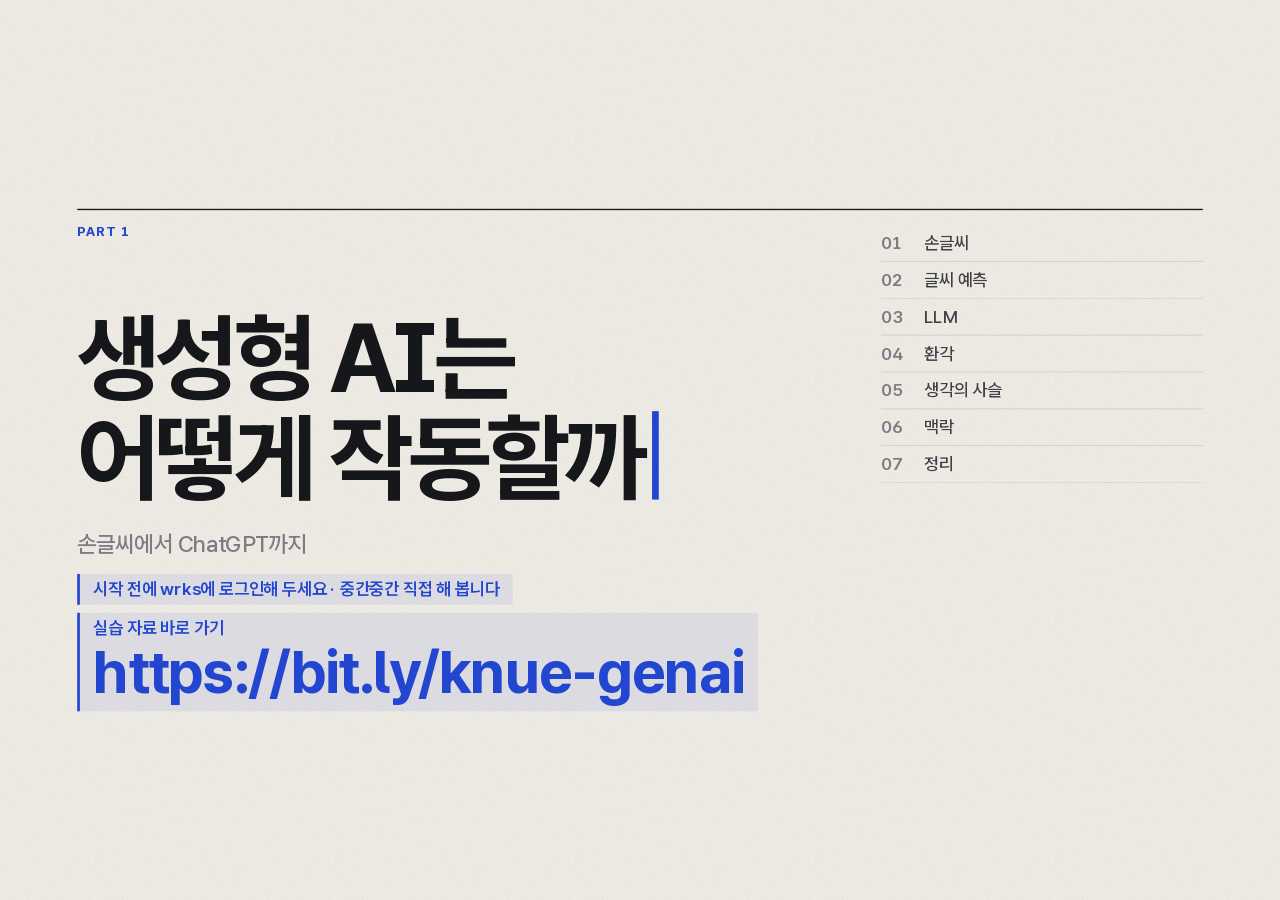
<file: presentations/genai-lecture/index.html>
<!doctype html>
<html lang="ko">
<head>
  <meta charset="utf-8">
  <meta name="viewport" content="width=device-width, initial-scale=1">
  <title>생성형 AI 특강</title>
  <link rel="icon" type="image/svg+xml" href="assets/favicon.svg">
  <link rel="icon" type="image/png" sizes="32x32" href="assets/favicon-32x32.png">
  <link rel="icon" type="image/png" sizes="16x16" href="assets/favicon-16x16.png">
  <link rel="apple-touch-icon" sizes="180x180" href="assets/apple-touch-icon.png">
  <link rel="stylesheet" href="../../assets/fonts/fonts.css">
  <link rel="stylesheet" href="vendor/reveal/reset.css">
  <link rel="stylesheet" href="vendor/reveal/reveal.css">
  <link rel="stylesheet" href="css/deck.css">
</head>
<body>
<main class="reveal">
  <div class="slides">

    <!-- Ⅰ title -->
    <section class="opener" data-part="Ⅰ. 원리" data-steps="1">
      <div class="title-num">PART 1</div>
      <div class="title-block">
        <h1 class="title-main">생성형 AI는<br>어떻게 작동할까<span class="cursor"></span></h1>
        <p class="title-sub">손글씨에서 ChatGPT까지</p>
        <p class="title-hint">시작 전에 wrks에 로그인해 두세요 · 중간중간 직접 해 봅니다</p>
        <p class="title-hint title-link">실습 자료 바로 가기<b>https://bit.ly/knue-genai</b></p>
      </div>
      <div class="title-toc">
        <span>손글씨<b>01</b></span>
        <span>글씨 예측<b>02</b></span>
        <span>LLM<b>03</b></span>
        <span>환각<b>04</b></span>
        <span>생각의 사슬<b>05</b></span>
        <span>맥락<b>06</b></span>
        <span>정리<b>07</b></span>
      </div>
    </section>

    <!-- 01 MNIST -->
    <section data-scene="mnist" data-kicker="01 · 손글씨" data-term="Machine Learning · MNIST">
      <div class="mnist-tiny" data-show="0" data-rise></div>
      <div class="mnist-rule" data-show="0-1" data-rise>
        <span>사람이 써 준 규칙</span>
        <p>곧은 세로획이면 → <b>1</b></p>
        <p>윗 가로획 + 비스듬한 획이면 → <b>7</b></p>
        <em>윗획이 있는 이 글씨도 정답은 1</em>
      </div>
      <div class="mnist-pile" data-show="1-2" data-rise></div>
      <div class="mnist-loop" data-show="2" data-rise>
        <span>예시와 정답을 주고</span><i>↓</i><span>컴퓨터가 규칙을 찾고</span><i>↓</i><span>틀릴 때마다 조정한다</span>
      </div>
      <div class="mnist-heap" data-show="3"></div>
      <div class="mnist-heap-chip" data-show="3" data-rise data-delay="0.6">
        <b>7만 장</b>
        <span>× 예측·정답 비교·조정</span>
        <em>계산이 산더미</em>
      </div>

      <div class="captions">
        <p data-show="0">이렇게 쓴 1과 7은 <em>규칙</em>으로 구별한다<small>사람이 모양을 보고 규칙을 써 준다</small></p>
        <p data-show="1">손글씨로 쓰면 1과 7도 <em>닮았다</em><small>모든 글씨를 구별할 규칙을 사람이 일일이 정하기 어렵다</small></p>
        <p data-show="2">예시에서 규칙을 찾는 <em>기계학습</em><small>컴퓨터가 예측을 정답과 비교하며 내부 숫자를 조정한다</small></p>
        <p data-show="3" class="strong">규칙을 찾으려면 예측·비교·조정을 <em>수없이 반복</em><small>수많은 예시를 여러 차례 학습하니 계산이 산더미가 된다</small></p>
      </div>
      <p class="note" data-show="0-">이미지: MNIST 실제 샘플(28×28) · 정답은 데이터 라벨 · 학습 과정은 설명용 연출</p>
      <aside class="notes">0단계: 실제 MNIST 손글씨 1과 7에 사람이 규칙을 붙인다. 1단계: 위쪽 두 실제 손글씨를 비교한다. 왼쪽은 윗획이 있지만 데이터의 정답은 1, 오른쪽은 7이다. 모든 글씨를 구별할 규칙을 일일이 정하기 어렵다는 점을 짚는다. 2단계: 그래서 예시와 정답을 주고 컴퓨터가 규칙을 찾게 한다. 예측과 정답을 비교해 내부 숫자를 조정하는 과정을 반복한다. 이것을 기계학습(Machine Learning)이라고 부른다. 7로 예측했다가 1로 바로잡는 표시는 학습 원리를 설명하는 연출이다. 3단계: 한 장이 아니라 수많은 예시를 여러 차례 예측·비교·조정하므로 계산이 산더미가 된다. GPU로 연결한다.</aside>
    </section>

    <!-- 01 GPU -->
    <section data-scene="gpu" data-no-card data-kicker="01 · 손글씨" data-term="Graphics Processing Unit">
      <h2 class="bridge" data-show="0">그래픽카드(GPU)가<br>한꺼번에 <em>계산</em>해 줬다</h2>
      <div class="digit-training" data-show="1">
        <div class="learn-samples" aria-label="학습에 사용하는 손글씨 예시"></div>
        <div class="learn-input"><span>이 숫자는 뭘까?</span><img src="assets/mnist/1-60716.png" alt="MNIST 손글씨 예시"><b>손글씨 카드</b></div>
        <div class="learn-robot">
          <div class="learn-thought"><strong class="learn-guess">음… 어떤 숫자일까?</strong><span class="learn-confidence">모양을 살펴보는 중</span></div>
          <img class="robot-mascot" src="assets/learning-robot.png" alt="손글씨를 보며 생각하는 친근한 로봇">
        </div>
        <div class="learn-feedback"><span>정답을 확인해 보자</span><strong class="learn-error">실제 정답: 1</strong><span class="learn-target-prob">모델이 1에 준 확률: 25%</span><p class="learn-reaction">아하, 이건 1이구나!</p></div>
        <div class="learn-progress"><span class="learn-round">보고 → 맞혀 보고 → 정답으로 배우기</span><b class="learn-update">하나씩 배우는 중</b></div>
      </div>
      <p class="note" data-show="1">로봇의 말풍선과 확률은 학습 원리를 설명하는 연출 · 실제 학습 결과가 아님</p>
      <div class="gpu-prob" data-show="2" data-rise>
        <div class="prob-row">
          <div class="photo-card"><img src="assets/mnist/7-60000.png" alt="손글씨 7 — MNIST 실제 샘플"></div>
          <div class="prob-bars">
            <div class="pbar top"><b>7</b><span class="track"><i style="width: 92%"></i></span><em>92%</em></div>
            <div class="pbar"><b>1</b><span class="track"><i style="width: 5%"></i></span><em>5%</em></div>
          </div>
        </div>
        <div class="prob-row">
          <div class="photo-card"><img src="assets/mnist/1-60031.png" alt="삐뚤어진 손글씨 1 — MNIST 실제 샘플"></div>
          <div class="prob-bars">
            <div class="pbar top"><b>1</b><span class="track"><i style="width: 61%"></i></span><em>61%</em></div>
            <div class="pbar"><b>7</b><span class="track"><i style="width: 36%"></i></span><em>36%</em></div>
          </div>
        </div>
      </div>
      <p class="note" data-show="2">이미지: MNIST 손글씨 샘플 실물 · 수치는 설명용 예시</p>

      <div class="captions">
        <p data-show="0">그래서 <em>많이</em> 배울 수 있게 됐다<small>원래 게임 화면을 그리던 부품</small></p>
        <p data-show="1">맞혀 보고, 정답을 확인하며 <em>배운다</em><small>다음에는 정답에 더 높은 확률을 주도록 조금씩 조정한다</small></p>
        <p data-show="2" class="strong">이런 모양이면 7일 <em>가능성 92%</em><small>정답 하나 대신 가능성으로 답한다 — 헷갈리는 글씨도</small></p>
      </div>
      <aside class="notes">0단계: 게임 화면을 한꺼번에 그리던 부품이 학습 계산에도 맞았다는 것만 짚는다. 1단계: 손글씨를 보고 예측하고 정답과 비교한 뒤 내부 숫자를 조정하는 흐름을 보여 준다. 서로 다른 손글씨 예시를 순서대로 읽고 반복 학습하는 설명용 연출이며, 실제 학습에서는 여러 예시를 반복하고 모든 예측이 매번 좋아지는 것은 아니다. 2단계: 앞서 본 1·7 구별을 가능성 막대로 연결한다. "일기예보의 비 올 확률처럼, 정답 하나 대신 가능성으로 답합니다." 이제 예시로 패턴을 배운다는 생각을 글로 연결한다.</aside>
    </section>

    <!-- 02 From images to language -->
    <section data-steps="2" data-kicker="02 · 글씨 예측" data-term="Prediction">
      <h2 class="bridge" data-show="0">손글씨를 보고<br>어떤 <em>숫자</em>인지 예측했다</h2>
      <h2 class="bridge" data-show="1">글을 읽고<br>다음에 올 <em>말</em>도 예측할 수 있다</h2>
      <div class="captions">
        <p data-show="0">많은 예시에서 패턴을 배워 <em>가능성</em>을 계산한다</p>
        <p data-show="1">이제 글을 조각으로 나누고, 그 패턴을 배워 보자<small>이미지 분류와 언어 생성은 다른 작업이지만, 예시로 배운다는 원리는 같다</small></p>
      </div>
    </section>

    <!-- 02 Token -->
    <section data-scene="token" data-kicker="02 · 글씨 예측: 토큰" data-term="Token">
      <div class="tok-head">I go to school.<span>=</span>나는 학교에 갑니다.</div>
      <div class="tok-legend"><span class="full"><i></i>상자 하나 = 토큰 하나</span><span>␣ = 토큰에 포함된 공백</span></div>
      <div class="captions">
        <p data-show="0">영어도 단어와 문장부호를 <em>토큰</em>으로 나눈다<small>이 예시는 단어 단위 · 긴 단어는 여러 토큰으로 나뉘기도 한다</small></p>
        <p data-show="1" class="strong">한국어도 글을 <em>토큰</em>으로 나눈다<small>띄어쓰기와 토큰의 경계가 꼭 같지는 않다</small></p>
      </div>
      <p class="note">실제 분할 예시: tiktoken · o200k_base · 분할 방식은 토크나이저에 따라 다름</p>
    </section>

    <!-- 02 Model -->
    <section data-auto-animate data-scene="model" data-kicker="02 · 글씨 예측: 모델" data-term="Model · Parameter">
      <div class="training-source" data-show="0-1">다양한 언어와 수식 <span>읽고 · 예측하고 · 정답과 비교</span></div>
      <div class="training-stream" data-show="0-1" aria-hidden="true"></div>
      <div class="training-arrow" data-show="0-1" aria-hidden="true">→</div>
      <div class="training-label">모델 내부 <span>파라미터 · 조정되는 숫자</span></div>
      <div class="panel-wrap"><div class="panel" data-id="panel"></div></div>
      <div class="training-loop" data-show="1">다음 말 예측 → 정답과 비교 → 숫자를 조금씩 조정 ↻</div>
      <div class="knob-vals" data-show="2">0.137 · −0.882 · 0.451 · 0.029 · −0.316 · 0.774 · …</div>

      <div class="captions">
        <p data-show="0">세상의 수많은 글</p>
        <p data-show="1">문장을 읽고 다음 말을 맞혀 보며 <em>숫자</em>를 조금씩 조정한다<small>손잡이 하나하나가 파라미터(parameter)</small></p>
        <p data-show="2" class="strong">모델 = 배운 패턴을 <em>숫자</em>로 압축한 것</p>
      </div>
      <aside class="notes">문장이 흘러들 때마다 예측과 정답을 비교하고 손잡이로 표현한 내부 숫자를 조금씩 조정한다. 손잡이 하나하나가 파라미터. 문장 자체를 쌓아 두는 장면이 아니라 배운 패턴이 숫자에 반영되는 과정을 보여 준다. 문장과 숫자 변화는 학습 원리를 설명하는 연출이다.</aside>
    </section>

    <!-- 02 Next word -->
    <section data-auto-animate data-scene="nextword" data-kicker="02 · 글씨 예측" data-term="Next-token prediction">
      <div class="sentence">
        <span>아버지가 방에</span><span class="slot"><span class="slot-word">들어가신다</span></span><span class="cursor"></span>
      </div>

      <div class="cands">
        <div class="cand" data-id="cand-1">
          <div class="fill" data-p="72" data-i="0"></div>
          <span class="word">들어가신다</span><span class="pct">72%</span>
        </div>
        <div class="cand" data-id="cand-2">
          <div class="fill" data-p="11" data-i="1"></div>
          <span class="word">계신다</span><span class="pct">11%</span>
        </div>
        <div class="cand" data-id="cand-3">
          <div class="fill" data-p="6" data-i="2"></div>
          <span class="word">앉으신다</span><span class="pct">6%</span>
        </div>
      </div>

      <div class="captions">
        <p data-show="0">다음에 올 말은?</p>
        <p data-show="1">AI도 후보마다 확률을 매긴다</p>
        <p data-show="2" class="strong">가장 그럴듯한 말을 붙이고 <em>다시 다음 말</em>을 예측한다</p>
      </div>
      <p class="note">확률은 설명용 예시 · 실제 예측 단위는 토큰이며, 여기서는 단어로 단순화</p>
      <aside class="notes">0단계에서 청중에게 먼저 답을 듣는다. 들은 뒤 넘기면 막대가 채워진다.</aside>
    </section>

    <!-- 02 Quiz -->
    <section data-steps="4" data-kicker="02 · 글씨 예측" data-term="Next-token prediction">
      <div class="quiz q1"><span>남산 위에 저 소나무</span><span class="blank"><span data-show="1-">철갑을 두른 듯</span></span></div>
      <div class="quiz q2" data-show="2-"><span>붙임과 같이 안내하오니</span><span class="blank"><span data-show="3-">업무에 참고하시기 바랍니다</span></span></div>

      <div class="captions">
        <p data-show="0">빈칸에 들어갈 말은?</p>
        <p data-show="1">머릿속에 저절로 떠오르죠</p>
        <p data-show="2">이것도?</p>
        <p data-show="3" class="strong">AI가 하는 일이 <em>바로 이것</em></p>
      </div>
      <aside class="notes">빈칸마다 청중이 먼저 말하게 한 뒤 넘긴다.</aside>
    </section>

    <!-- 03 LLM -->
    <section data-auto-animate data-scene="llm" data-kicker="03 · LLM" data-term="Large Language Model">
      <h2 class="llm-title"><b>L</b><span>arge</span> <b>L</b><span>anguage</span> <b>M</b><span>odel</span></h2>
      <div class="panel-wrap"><div class="panel big" data-id="panel"></div></div>

      <div class="captions">
        <p class="strong">커다란 언어 모델<small>파라미터(parameter) 수 — GPT-3만 해도 1,750억 개</small></p>
      </div>
    </section>

    <!-- 03 Model examples -->
    <section data-kicker="03 · 다양한 모델" data-term="AI Models" data-no-card>
      <h2 class="model-family-title">이렇게 다양한 AI 모델이 있다</h2>
      <div class="model-families">
        <article class="model-family"><span>OpenAI</span><h3>GPT-6.1 Sol</h3><p>지피티 6.1 솔</p></article>
        <article class="model-family"><span>OpenAI</span><h3>GPT-6 Astra</h3><p>지피티 6 아스트라</p></article>
        <article class="model-family"><span>Anthropic</span><h3>Claude Fable 5.1</h3><p>클로드 페이블 5.1</p></article>
        <article class="model-family"><span>Google</span><h3>Gemini 4 Argon</h3><p>제미나이 4 아르곤</p></article>
        <article class="model-family image-model"><span>Google · 이미지 생성·편집</span><h3>Nano Banana 2.1</h3><p>나노 바나나 2.1</p></article>
        <article class="model-family china-models"><span>중국 모델</span><h3>DeepSeek · Kimi · Qwen</h3><p>딥시크 · 키미 · 큐웬 등</p><small>Kimi: Moonshot AI · Qwen: Alibaba</small></article>
      </div>
      <div class="captions"><p class="strong">글을 다루는 모델부터 <em>이미지를 만드는 모델</em>까지<small>모델마다 잘하는 일과 특징이 다르다</small></p></div>
      <p class="note">모델 예시 · 중국 모델은 계열명으로 묶어 표시 · 2026. 10. 22. 확인</p>
      <aside class="notes">GPT와 Claude는 모두 모델 계열명으로 쓰이므로 개별 예시는 버전을 포함해 표기한다. 중국 모델은 요청에 따라 계열명을 묶어 소개한다. Moonshot AI는 회사 이름이고 해당 모델 계열은 Kimi다. Nano Banana는 이미지 생성·편집 모델로 구분한다. 전체 목록이나 성능 순위가 아니다. Sources: https://developers.openai.com/api/docs/guides/model-selection ; https://help.openai.com/en/articles/20001354-gpt-6-and-other-models-in-chatgpt ; https://www.anthropic.com/claude/fable ; https://deepmind.google/models/gemini/ ; https://deepmind.google/models/model-cards/nano-banana-2-1/ ; https://www.deepseek.com/en/ ; https://www.moonshot.ai/ ; https://qwen.ai/</aside>
    </section>

    <!-- 04 Hallucination -->
    <section data-scene="hallu" data-kicker="04 · 환각" data-term="Hallucination">
      <div class="ask">세종대왕 맥북 던짐 사건 알려 줘</div>
      <div class="answer-frame" data-show="14"></div>
      <div class="answer"></div>
      <div class="hallu-predict" data-show="1-13" aria-label="다음 말 후보 확률 시연"><div class="predict-context"></div><div class="predict-candidates"></div><div class="predict-status"></div></div>
      <div class="stamp-wrap" data-show="14" data-delay="0.5"><div class="stamp">그럴듯함 ≠ 사실</div></div>

      <div class="captions">
        <p data-show="0">이렇게 물으면?</p>
        <p data-show="1-13">말을 하나씩 붙여 <em>문장</em>을 만든다<small>→ 키를 누를 때마다 다음 어절이 이어진다</small></p>
        <p data-show="14" class="strong">문장 전체는 지어낸 이야기<small>환각(hallucination) — 그럴듯하지만 사실이 아닌 답</small></p>
      </div>
      <p class="note">과거 오답을 바탕으로 한 시연 · 후보·확률은 설명용 가상 값 · 실제 토큰 대신 어절 단위로 표시</p>
    </section>

    <!-- 04 Fake clause -->
    <section data-scene="fakelaw" data-kicker="04 · 환각" data-term="Hallucination">
      <div class="doc sheet">
        <span class="tag">가상 예시</span>
        <h3>AI 플랫폼 도입 계획(안)</h3>
        <div class="bar" style="width: 92%"></div>
        <div class="bar" style="width: 78%"></div>
        <p><mark>「학칙」 제17조 제3항</mark>에 따라 교육 혁신 예산을 우선 배정한다.</p>
        <div class="bar" style="width: 88%"></div>
        <div class="bar" style="width: 64%"></div>
        <div class="bar" style="width: 81%"></div>
      </div>
      <div class="lens-wrap"><div class="lens"></div></div>
      <div class="source card" data-show="2" data-rise>
        <h4>「학칙」 제17조 원문</h4>
        <p>① ……………………………</p>
        <p>② ……………………………</p>
        <div class="missing">③ 해당 항 없음</div>
      </div>

      <div class="captions">
        <p data-show="0">실무에서는 더 그럴듯하다</p>
        <p data-show="1">근거 조항을 직접 찾아보면</p>
        <p data-show="2" class="strong">없는 조항을 <em>그럴듯하게</em> 만들어 낸다</p>
      </div>
    </section>

    <!-- 05 CoT -->
    <section data-scene="cot" data-kicker="05 · 생각의 사슬" data-term="Chain-of-Thought (CoT)">
      <div class="duel left">
        <h3>바로 대답<small>Direct answer</small></h3>
        <svg viewBox="0 0 780 620">
          <circle class="ring" cx="640" cy="150" r="110"/><circle class="ring" cx="640" cy="150" r="75"/><circle class="bull" cx="640" cy="150" r="38"/>
          <path class="direct" pathLength="1"/>
        </svg>
        <div class="q-chip">Q. 복잡한 질문</div>
        <span class="miss" style="left: 700px; top: 262px" data-show="1-" data-delay="0.7"><svg class="i"><use href="#i-x"/></svg></span>
        <div class="dart"></div>
      </div>
      <div class="duel right" data-show="2-">
        <h3>생각하고 대답<small>Chain-of-Thought (CoT)</small></h3>
        <svg viewBox="0 0 780 620">
          <circle class="ring" cx="640" cy="150" r="110"/><circle class="ring" cx="640" cy="150" r="75"/><circle class="bull" cx="640" cy="150" r="38"/>
          <path class="stairs" pathLength="1"/>
        </svg>
        <div class="q-chip">Q. 복잡한 질문</div>
        <span class="stair-note" style="left: 205px; top: 440px" data-show="2-" data-delay="1.6">① 조건 정리</span>
        <span class="stair-note" style="left: 335px; top: 350px" data-show="2-" data-delay="2.1">② 계산</span>
        <span class="stair-note" style="left: 465px; top: 260px" data-show="2-" data-delay="2.6">③ 검토</span>
        <div class="hit-glow" style="left: 640px; top: 150px" data-show="2-" data-delay="3.3"></div>
        <div class="dart"></div>
      </div>

      <div class="captions">
        <p data-show="0">"생각 좀 하고 말해라"</p>
        <p data-show="1">바로 대답하면 빗나가기 쉽다</p>
        <p data-show="2" class="strong">단계별로 생각하게 했더니 <em>정확도가 올랐다</em><small>“Let’s think step by step” — 한 줄로 시작된 기법</small></p>
      </div>
    </section>

    <!-- 05 Effort -->
    <section data-scene="effort" data-kicker="05 · 생각의 깊이" data-term="Reasoning effort">
      <div class="dial-wrap">
        <div class="dial-title">Reasoning effort<small>생각의 깊이</small></div>
        <div class="dial-face"></div>
        <div class="dial-knob"></div>
        <div class="flame"><i></i><i></i><i></i><i></i><i></i></div>
      </div>
      <div class="effort-area">
        <figure class="ui-shot a" data-show="0"><img src="assets/wrks-thinking.png" alt="wrks 생각의 정도 선택 메뉴"><figcaption>wrks · 생각의 깊이</figcaption></figure>
        <figure class="ui-shot b" data-show="0" data-delay="0.15"><img src="assets/chatgpt-thinking.png" alt="ChatGPT 생각 시간 선택 메뉴" onerror="this.parentElement.classList.add('missing')"><figcaption>ChatGPT · 추론 수준</figcaption></figure>

        <div class="qcard" data-show="1">규정 A와 B가 충돌하는 조건을 모두 찾아 줘</div>
        <svg viewBox="0 0 880 460"><path class="stairs" pathLength="1"/></svg>
        <div class="ok" data-show="1" data-delay="2"><svg class="i"><use href="#i-check"/></svg>정확</div>
      </div>

      <div class="captions">
        <p data-show="0">생각의 깊이를 조절하는 손잡이<small>wrks · ChatGPT 모두 직접 고를 수 있다</small></p>
        <p data-show="1" class="strong">어려운 문제엔 <em>강불</em> — 계단이 길어지고 정확해진다</p>
      </div>
      <p class="note" data-show="0">화면: wrks · ChatGPT, 2026년 9월 캡처</p>
    </section>

    <!-- 05 Effort example -->
    <section data-steps="3" data-kicker="05 · 생각의 깊이" data-term="Reasoning effort">
      <div class="bubble-me greet">안녕하세요</div>
      <div class="effort-col low" data-show="1-" data-rise>
        <div class="lvl"><b>Low</b>즉시 답변</div>
        <ol class="trace"><li>인사다. 인사로 답하자.</li></ol>
        <p class="reply">안녕하세요! 무엇을 도와드릴까요?</p>
        <p class="cost"><b>1초</b>생각 약 10토큰</p>
      </div>
      <div class="effort-col max" data-show="2-">
        <div class="lvl"><b>Max</b>최대로 생각</div>
        <ol class="trace">
          <li data-show="2-" data-delay="0.1">사용자가 “안녕하세요”라고 인사했다.</li>
          <li data-show="2-" data-delay="0.35">존댓말이다. 격식 있는 말투로 답해야 할까?</li>
          <li data-show="2-" data-delay="0.6">이전 대화에서 이어지는 말일까? 맥락을 다시 확인한다.</li>
          <li data-show="2-" data-delay="0.85">인사 뒤에 업무 요청이 숨어 있을 수도 있다.</li>
          <li data-show="2-" data-delay="1.1">시간을 알면 “좋은 아침입니다”가 나을 텐데, 시간 정보가 없다.</li>
          <li data-show="2-" data-delay="1.35">너무 길면 부담스럽고, 너무 짧으면 무성의해 보인다.</li>
          <li data-show="2-" data-delay="1.6">한국어 인사 관례를 다시 떠올려 본다…</li>
          <li data-show="2-" data-delay="1.85">결론: 인사로 답하고 도울 일을 묻자.</li>
        </ol>
        <p class="reply" data-show="2-" data-delay="2.2">안녕하세요! 무엇을 도와드릴까요?</p>
        <p class="cost" data-show="2-" data-delay="2.4"><b>40초</b>생각 약 2,000토큰</p>
      </div>

      <div class="captions">
        <p data-show="0">간단한 인사에 생각의 깊이만 바꾸면?</p>
        <p data-show="1">Low — 거의 바로 답한다</p>
        <p data-show="2" class="strong">답은 같다. <em>시간과 비용</em>만 늘었다<small>장고 끝에 악수 둔다 · 문제에 맞게 조절</small></p>
      </div>
      <p class="note">생각 과정·시간·토큰 수는 설명용 예시</p>
    </section>

    <!-- 06 Context -->
    <section data-scene="context" data-kicker="06 · 맥락" data-term="Context window">
      <div class="scroll-wrap">
        <div class="rod"></div>
        <div class="paper"><div class="scan"></div></div>
        <div class="rod"></div>
      </div>
      <div class="meter" data-show="1">
        <div class="label"><b>답할 때마다 다시 읽는 분량</b></div>
        <div class="track"><i></i></div>
        <div class="label"><b>시간·비용</b></div>
        <div class="coinrow"><span></span><span></span><span></span><span></span><span></span><span></span><span></span></div>
      </div>
      <div class="ucurve card" data-show="2" data-rise>
        <h4>정보 위치에 따른 정확도</h4>
        <svg viewBox="0 0 640 400">
          <line class="axis" x1="60" y1="330" x2="620" y2="330"/><line class="axis" x1="60" y1="30" x2="60" y2="330"/>
          <path class="curve" pathLength="1" d="M90 70 C 220 300, 440 300, 590 80"/>
          <text x="70" y="370">처음</text><text x="300" y="370">가운데</text><text x="580" y="370">끝</text>
          <text x="0" y="20">정확도</text>
        </svg>
        <span class="src">개념도 · Liu 외(2023) "Lost in the Middle"</span>
      </div>
      <div class="memo-wrap" data-show="3" data-rise data-delay="0.4"><div class="memo"><b>요약 한 장</b>· 목표: …<br>· 결정한 것: …<br>· 남은 일: …</div></div>
      <div class="arrow-big" data-show="3" data-delay="0.9"><svg class="i"><use href="#i-arrow-right"/></svg></div>
      <div class="newchat card" data-show="3" data-rise data-delay="1.2">
        <div class="nc-side">
          <div class="nc-new"><svg class="i"><use href="#i-square-pen"/></svg>새 채팅</div>
          <span class="nc-old">출장비 규정 검토</span>
          <span>회의록 요약</span>
          <span>보고서 초안</span>
        </div>
        <div class="nc-main">
          <div class="pinned"><b>요약 한 장</b>목표는 …, 결정한 것은 …, 남은 일은 …</div>
          <p class="msg me">이어서 진행해 줘</p>
          <div class="nc-input">메시지를 입력하세요</div>
        </div>
      </div>

      <div class="captions">
        <p data-show="0">대화는 두루마리처럼 길어진다<small>한 번에 읽을 수 있는 분량 = 컨텍스트 창(context window)</small></p>
        <p data-show="1">AI는 답할 때마다 <em>처음부터</em> 다시 읽는다</p>
        <p data-show="2">긴 대화에서는 <em>가운데</em>를 특히 잘 놓친다</p>
        <p data-show="3" class="strong">길어지면 새 채팅 · <em>요약 한 장</em> 들고 이사</p>
      </div>
    </section>

    <!-- 07 Recap -->
    <section data-steps="4" data-kicker="07 · 정리">
      <div class="recap">
        <div class="card" data-show="1-" data-rise>
          <div class="sym"><span class="cursor"></span></div>
          <h3>다음 단어 예측</h3>
          <p>확률로 이어 붙인다<br>→ 그래서 <b>지어낼 수 있다</b></p>
        </div>
        <div class="card" data-show="2-" data-rise>
          <div class="sym"><svg viewBox="0 0 170 140"><path d="M5 135 H45 V100 H85 V65 H125 V30 H165" fill="none" stroke="var(--accent)" stroke-width="5" stroke-linejoin="round" stroke-linecap="round"/></svg></div>
          <h3>생각을 시키면</h3>
          <p>단계별로 따진다<br>→ <b>더 정확해진다</b></p>
        </div>
        <div class="card" data-show="3-" data-rise>
          <div class="sym"><svg viewBox="0 0 170 140" fill="none" stroke="var(--ink)" stroke-width="3" stroke-linecap="round"><rect x="24" y="6" width="122" height="128" rx="3"/><path d="M48 36h74M48 58h60"/><path d="M48 80h70M48 100h50" stroke-opacity=".2"/><path d="M48 118h40" stroke="var(--accent)"/></svg></div>
          <h3>대화가 길어지면</h3>
          <p>가운데부터 흐려진다<br>→ <b>새 채팅으로 이사</b></p>
        </div>
      </div>

      <div class="captions">
        <p data-show="0">지금까지 세 가지</p>
        <p data-show="3" class="strong">AI는 <em>확률로</em> 다음 말을 고른다</p>
      </div>
    </section>

    <!-- Ⅱ title -->
    <section class="opener" data-part="Ⅱ. 잘 쓰는 법" data-steps="1">
      <div class="title-num">PART 2</div>
      <div class="title-block">
        <h1 class="title-main">어떻게 하면<br>잘 쓸까<span class="cursor"></span></h1>
        <p class="title-sub">프롬프트보다 맥락</p>
      </div>
      <div class="title-toc">
        <span>프롬프트<b>08</b></span>
        <span>자료를 줘라<b>09</b></span>
        <span>마음가짐<b>10</b></span>
        <span>사례: 번역투 교정<b>11</b></span>
        <span>그래서 어떻게?<b>12</b></span>
      </div>
    </section>

    <!-- 08 Boss -->
    <section data-steps="2" data-kicker="08 · 프롬프트" data-term="Prompt">
      <div class="bubble-them" style="left: 180px; top: 230px; width: 820px" data-show="0"><span class="speaker">상사</span>보고서 별로야, 다시 써 와</div>
      <div class="bubble-them" style="left: 180px; top: 230px; width: 820px" data-show="1-"><span class="speaker">상사</span>'현황 및 문제점'에 데이터가 부족해. 보충해 와</div>

      <svg class="avatar" style="left: 1260px; top: 360px" viewBox="0 0 200 220"><use href="#human"/></svg>
      <span class="who-tag" style="left: 1360px; top: 600px">나</span>
      <span class="qmark" style="left: 1220px; top: 280px" data-show="0">?</span>
      <span class="qmark" style="left: 1470px; top: 270px" data-show="0">?</span>
      <span class="qmark" style="left: 1345px; top: 230px" data-show="0">?</span>
      <div class="checks" style="left: 1140px; top: 680px" data-show="1-" data-delay="0.3">
        <span>어디를: 현황 및 문제점</span><span>무엇을: 데이터 보충</span>
      </div>

      <div class="captions">
        <p data-show="0">이런 지시를 받으면?<small>무엇을, 어떻게 고치라는 걸까</small></p>
        <p data-show="1" class="strong">AI도 <em>똑같다</em><small>모든 프롬프트 기법은 결국 좋은 답을 받는 방법</small></p>
      </div>
    </section>

    <!-- 08 Prompt -->
    <section data-scene="prompt" data-kicker="08 · 프롬프트" data-term="Prompt">
      <div class="bubble-me" style="left: 160px; top: 190px; width: 620px" data-show="0">이 메일 어때? 검토해 줘</div>
      <div class="bubble-me" style="left: 160px; top: 190px; width: 620px" data-show="1-">원장님께 보낼 메일이야. 교정·교열해 주고, 두괄식인지도 확인해 줘</div>

      <svg class="avatar" style="left: 820px; top: 380px" viewBox="0 0 200 220"><use href="#ai"/></svg>
      <span class="qmark" style="left: 790px; top: 300px" data-show="0">?</span>
      <span class="qmark" style="left: 1040px; top: 290px" data-show="0">?</span>
      <span class="qmark" style="left: 915px; top: 250px" data-show="0">?</span>
      <div class="checks" style="left: 760px; top: 640px" data-show="1-" data-delay="0.4">
        <span>받는 사람: 원장님</span><span>교정·교열</span><span>두괄식 확인</span>
      </div>

      <div class="out card">
        <h4>검토 결과</h4>
        <div class="out-body" data-show="0">대체로 괜찮습니다.<br>조금 다듬으면 더 좋을 것 같아요.<br>전반적으로 무난합니다.</div>
        <div class="out-body" data-show="1-">
          <div class="ok-line">결론을 첫 문장으로 옮김</div>
          <div>"<del>검토를 진행하였으며</del> <ins>검토했으며</ins>"</div>
          <div>"<del>보고드림</del> <ins>보고드립니다</ins>"</div>
          <div class="ok-line">원장님께 맞는 높임 표현</div>
        </div>
      </div>

      <div class="captions">
        <p data-show="0">흐린 지시에는 <em>흐린 답</em></p>
        <p data-show="1" class="strong">또렷한 지시에는 <em>또렷한 답</em><small>AI는 입력을 보고 답을 만든다</small></p>
      </div>
    </section>

    <!-- 08 wrks tour: first screen, before the first hands-on stop -->
    <section data-steps="1" data-kicker="08 · wrks 둘러보기" data-term="gov.wrks.ai">
      <figure class="wrks-shot" data-show="0-" data-rise>
        <img src="assets/wrks-home.png" alt="wrks 에이전트 첫 화면: 상단 메뉴, 모델 선택, 입력창과 + 버튼, 즉시 답변 선택, 민감정보 안내, 직원·나만의·팀 에이전트 탭">
        <b class="pin" style="left: 14.2%; top: 4.2%">1</b>
        <b class="pin" style="left: 19.2%; top: 18.4%">2</b>
        <b class="pin" style="left: 19.2%; top: 44.7%">3</b>
        <b class="pin" style="left: 64.5%; top: 44.7%">4</b>
        <b class="pin" style="left: 19.2%; top: 49.8%">5</b>
        <b class="pin" style="left: 19.2%; top: 63.3%">6</b>
      </figure>
      <ol class="wrks-callouts" data-show="0-" data-rise data-delay="0.2">
        <li><b>상단 메뉴</b>문서 작성·회의록 같은 전용 도구</li>
        <li><b>모델 선택</b>기본값 그대로 두면 된다</li>
        <li><b>+ 버튼</b>파일 첨부 — 11장 자료를 줘라</li>
        <li><b>즉시 답변</b>생각의 깊이 — 7장</li>
        <li><b>민감정보 안내</b>넣기 전에 확인 — 17장</li>
        <li><b>에이전트 탭</b>직원 · 나만의 · 팀 에이전트</li>
      </ol>
      <div class="captions">
        <p data-show="0" class="strong">처음 볼 곳은 <em>여섯 군데</em><small>새 채팅: 상단 ‘에이전트’ → 사이드바 ‘새 대화 시작’ · 메뉴는 계정마다 다를 수 있다</small></p>
      </div>
      <p class="note" data-show="0-">화면: wrks 기관 계정 첫 화면, 2026년 9월 캡처(이름 가림)</p>
      <aside class="notes">실습 1 직전에 화면을 한 번 짚는다. 앞에서 말한 생각의 깊이(7장)와 뒤에 나올 첨부·에이전트(11장), 민감정보(17장)가 이 화면 어디에 있는지 연결한다.</aside>
    </section>

    <!-- Practice 1 -->
    <section class="practice" data-steps="1" data-kicker="실습 1 · 또렷하게 요청하기" data-term="5분">
      <ol class="p-steps" data-show="0-" data-rise><li>실습 자료의 <b>예시 메일</b>을 복사한다</li><li>새 채팅에 “이 메일 어때? 검토해 줘”와 함께 붙여 넣는다</li><li><b>새 채팅</b>을 열고 오른쪽 요청과 함께 붙여 넣는다</li><li>맞춤법·첫 문장·원문 사실을 기준으로 두 답을 비교한다</li></ol>
      <div class="p-prompt" data-show="0-" data-rise data-delay="0.15">
        <span class="p-label">복사해서 붙여 넣기</span>
        <p>원장님께 보낼 메일이야. 교정·교열해 주고, 두괄식이 아니면 회의 요청이 앞에 오도록 고쳐 써 줘.</p>
      </div>
      <div class="captions">
        <p data-show="0" class="strong">같은 메일, <em>두 번</em> 맡겨 보기<small>무엇을, 누구에게, 어떻게 — 한 줄 차이로 답이 달라진다</small></p>
      </div>
      <p class="note p-link" data-show="0-">실습 자료 · 프롬프트와 예시 파일은 <b>practice.html</b></p>
    </section>

    <!-- 09 Map -->
    <section data-scene="map" data-kicker="09 · 자료를 줘라" data-term="Context engineering">
      <div class="map card">
        <!-- Outline: Natural Earth, public domain; cities use approximate coordinates. -->
        <svg class="korea-outline" viewBox="0 0 700 660" role="img" aria-label="한반도 남부 지도와 주요 도시 위치">
          <path d="M785.0 -410.4 L785.0 -410.4 L785.0 -410.4 L785.0 -410.4 Z"/>
          <path d="M767.5 -431.4 L767.5 -431.4 L785.0 -410.4 L737.5 -417.6 L683.2 -377.0 L645.9 -336.1 L650.6 -249.9 L586.0 -223.4 L563.8 -202.3 L516.7 -166.8 L433.4 -147.0 L379.2 -114.8 L375.3 -62.9 L360.7 -49.6 L410.4 -30.1 L481.2 22.5 L463.2 51.6 L410.0 59.5 L321.7 65.3 L273.0 119.4 L217.2 115.2 L209.3 126.0 L148.6 103.2 L133.6 125.7 L96.9 135.7 L92.5 113.1 L60.1 102.1 L26.5 83.0 L60.7 30.2 L90.2 16.1 L79.1 -5.8 L110.8 -70.6 L102.6 -90.2 L29.7 -103.2 L-29.3 -135.4 L72.5 -212.4 L210.3 -276.9 L296.1 -362.0 L355.5 -324.4 L463.6 -320.0 L444.0 -383.3 L637.1 -435.0 L686.8 -502.2 L767.5 -431.4 Z"/>
          <path d="M209.3 126.0 L217.2 115.2 L273.0 119.4 L321.7 65.3 L410.0 59.5 L463.2 51.6 L481.2 22.5 L589.1 164.1 L620.1 241.9 L621.0 380.1 L573.9 446.1 L460.7 469.2 L360.8 518.9 L248.2 529.2 L234.2 463.9 L257.4 373.9 L202.2 248.9 L295.0 228.7 L209.3 126.0 Z"/>
          <text x="28" y="40">한반도 남부</text>
        </svg>
        <div class="city" style="left: 310.0px; top: 147.6px"><span>서울</span></div>
        <div class="city uni" style="left: 403.8px; top: 110.4px"><span>강원대학교 · 춘천</span></div>
        <div class="city uni" style="left: 357.5px; top: 262.8px"><span>한국교원대학교 · 청주</span></div>
        <div class="city" style="left: 360.0px; top: 294.0px"><span>대전</span></div>
        <div class="city" style="left: 512.5px; top: 351.6px"><span>대구</span></div>
        <div class="city" style="left: 293.7px; top: 436.8px"><span>광주</span></div>
        <div class="city" style="left: 572.5px; top: 434.4px"><span>부산</span></div>
      </div>
      <div class="pin-wrap"><div class="pin"><svg class="i"><use href="#i-map-pin"/></svg></div></div>

      <div class="bubble-me" style="left: 1000px; top: 180px">한국교원대학교 알려 줘</div>
      <div class="bubble-them" style="left: 1000px; top: 320px; width: 740px" data-show="0">혹시 '한국대학교'나 강원대학교를 말씀하시는 건가요?</div>
      <div class="bubble-them" style="left: 1000px; top: 320px; width: 740px" data-show="1-">충북 청주에 있는 교원 양성 대학입니다.</div>
      <div class="cal card" data-show="1-" data-rise data-delay="0.8">
        <div class="top">학습한 시점</div>
        <div class="big">과거</div>
        <div class="small">그 뒤 소식은 모른다</div>
      </div>
      <div class="unknown" data-show="2" data-rise><div><b>?</b>우리 학교<br>최신 지침</div></div>

      <div class="captions">
        <p data-show="0">2~3년 전에는<small>엉뚱한 대학 이야기를 했다 (당시 경험 재현)</small></p>
        <p data-show="1">지금은 잘 안다 — 하지만 달력은 <em>과거</em>에 멈춰 있다</p>
        <p data-show="2" class="strong">우리 학교 최신 지침은 <em>모른다</em><small>요즘은 검색도 하지만 내부 지침은 인터넷에 없다</small></p>
      </div>
    </section>

    <!-- 09 Desk -->
    <section data-scene="desk" data-kicker="09 · 자료를 줘라" data-term="Context engineering">
      <div class="bubble-me" style="left: 180px; top: 170px">우리 대학 출장비 기준 알려 줘</div>
      <svg class="avatar" style="left: 390px; top: 370px" viewBox="0 0 200 220"><use href="#ai"/></svg>
      <div class="desk"></div>
      <div class="folder-wrap"><div class="folder">우리 대학<br>규정집</div></div>

      <div class="ans card">
        <div data-show="0">
          <p>일반적으로 공무원 여비 규정에 따르면…</p>
          <p class="muted">대학마다 다를 수 있으니 확인해 보세요.</p>
          <div class="srcs">출처 없음</div>
        </div>
        <div data-show="1-" data-delay="0.9">
          <p>우리 대학 기준으로 국내 출장비는 …입니다.<span class="fn">1</span></p>
          <p>숙박비 상한은 …이고, 예외는 …입니다.<span class="fn">2</span></p>
          <div class="srcs">[1] 우리 대학 여비 규정 제○조<br>[2] 국가법령정보센터 · 공무원 여비 규정</div>
        </div>
      </div>

      <div class="captions">
        <p data-show="0">그냥 물으면 <em>일반론</em>만 돌아온다</p>
        <p data-show="1" class="strong">모르는 건 AI 탓이 아니다. <em>안 준 자료</em>다</p>
        <p data-show="2">프롬프트보다 <em>맥락</em><small>무엇을 보여 주느냐가 답을 바꾼다 — 컨텍스트 엔지니어링</small></p>
      </div>
    </section>

    <!-- 09 Post-it vs drawers -->
    <section data-steps="3" data-kicker="09 · 자료를 줘라" data-term="Context engineering">
      <div class="duo l card" data-show="0-" data-rise>
        <h3><svg class="i"><use href="#i-paperclip"/></svg>첨부파일<small>이번 한 번</small></h3>
        <div class="mini-chat">
          <i style="top: 40px; width: 60%"></i><i style="top: 90px; width: 40%; left: auto; right: 30px"></i><i style="top: 140px; width: 70%"></i>
          <div class="postit">회의록.pdf<br>예산안.xlsx</div>
        </div>
      </div>
      <div class="duo r card" data-show="1-" data-rise>
        <h3><svg class="i"><use href="#i-archive"/></svg>에이전트<small>계속</small></h3>
        <div class="mini-cab">
          <div class="drawer"><span>규정집</span></div><div class="drawer"><span>지침</span></div><div class="drawer"><span>양식</span></div>
          <div class="drawer"><span>FAQ</span></div><div class="drawer"><span>법령 연결</span></div><div class="drawer"><span>예시</span></div>
        </div>
        <div class="eg" data-show="2" data-rise><b>wrks 규정도우미</b> — 우리 대학 규정 전체 + 국가법령정보센터 연결</div>
      </div>

      <div class="captions">
        <p data-show="0">한 번 쓸 자료는 <em>첨부파일</em></p>
        <p data-show="1">계속 쓸 자료는 <em>에이전트</em><small>자료와 지침을 저장해 두고 반복해서 쓰는 나만의 AI</small></p>
        <p data-show="2" class="strong">부서마다 <em>자기 자료</em>로 답하는 도우미를</p>
      </div>
    </section>

    <!-- 09 Agent inside: the presenter's real 규정도우미 settings -->
    <section data-steps="2" data-kicker="09 · 자료를 줘라" data-term="Context engineering">
      <figure class="agent-shot files" data-show="0-" data-rise>
        <img src="assets/wrks-agent-files.png" alt="wrks 규정도우미 에이전트에 올린 규정 파일 97개 목록">
        <figcaption>자료 · 우리 대학 규정 97개</figcaption>
      </figure>
      <figure class="agent-shot prompt" data-show="1-" data-rise>
        <img src="assets/wrks-agent-prompt.png" alt="wrks 규정도우미 에이전트 설명과 지침">
        <span class="hl"></span>
        <figcaption>지침 · 근거를 못 찾으면 그렇다고 답한다</figcaption>
      </figure>
      <div class="captions">
        <p data-show="0">규정도우미 안에는 <em>규정 원문</em>이 들어 있다<small>규정이 바뀌면 파일만 바꿔 넣는다</small></p>
        <p data-show="1" class="strong">근거를 못 찾으면 <em>모른다</em>고 답하게 했다<small>빈칸을 추정으로 채우지 않게 — 환각 줄이기</small></p>
      </div>
      <p class="note" data-show="0-">화면: wrks 규정도우미 설정, 2026년 9월 캡처</p>
    </section>

    <!-- 10 Mindset -->
    <section data-scene="mind" data-kicker="10 · 마음가짐">
      <svg class="avatar" style="left: 260px; top: 380px" viewBox="0 0 200 220"><use href="#human"/></svg>
      <span class="who-tag" style="left: 360px; top: 620px">나</span>
      <svg class="avatar" style="left: 1300px; top: 380px" viewBox="0 0 200 220"><use href="#ai"/></svg>
      <span class="who-tag" style="left: 1400px; top: 620px">AI</span>
      <div class="pile">
        <div style="top: 60px; left: 10px">정리</div><div style="top: 30px; left: -6px">검토</div><div style="top: 0; left: 4px">초안</div>
      </div>
      <div class="idle" data-show="0">· · ·</div>
      <div class="bubble-me" style="left: 480px; top: 200px" data-show="1" data-rise>보고서 초안 써 줘. 모호한 부분은 나에게 질문해</div>
      <div class="bubble-them" style="left: 720px; top: 330px; width: 500px" data-show="1" data-rise data-delay="0.8">좋아요. 먼저 두 가지만요 — 어떤 결과가 필요하세요? 누가 읽나요?</div>
      <div class="bubble-me" style="left: 480px; top: 200px" data-show="2" data-rise>비슷한 사례를 찾아서 프롬프트를 만들어 줘</div>
      <div class="bubble-them" style="left: 720px; top: 330px; width: 500px" data-show="2" data-rise data-delay="0.8">사례 3건을 찾았어요. 이걸 바탕으로 프롬프트를 써 볼게요</div>
      <div class="pen-wrap"><svg class="pen i"><use href="#i-pen-line"/></svg></div>

      <div class="captions">
        <p data-show="0">똑똑한 비서 — 단, <em>시키지 않은 일</em>은 하지 않는다</p>
        <p data-show="1">AI가 <em>나에게</em> 묻게 하자</p>
        <p data-show="2" class="strong">프롬프트도 <em>AI에게</em> 쓰게 하자</p>
      </div>
    </section>

    <!-- 10 Tips -->
    <section data-steps="5" data-kicker="10 · 마음가짐">
      <div class="tips">
        <div class="card" data-show="1-" data-rise><b>01</b><h3>좋은 프롬프트는 참고만</h3><p>틀에 얽매이지 말자</p></div>
        <div class="card" data-show="2-" data-rise><b>02</b><h3>한 번에 완성하려 하지 않기</h3><p>여러 번 대화하며 다가간다</p></div>
        <div class="card" data-show="3-" data-rise><b>03</b><h3>잘 나오면 되묻기</h3><p class="say">다음에도 이렇게 처리하려면 어떻게 요청해?</p></div>
        <div class="card" data-show="4-" data-rise><b>04</b><h3>AI가 되묻게 하기</h3><p class="say">시작하기 전에 필요한 걸 나에게 먼저 물어봐 줘</p></div>
      </div>

      <div class="captions">
        <p data-show="0">AI를 대하는 마음가짐</p>
        <p data-show="4" class="strong">프롬프트를 <em>내가 쓴다</em>는 생각을 버리자</p>
      </div>
    </section>

    <!-- Practice 2 -->
    <section class="practice" data-steps="1" data-kicker="실습 2 · AI가 묻게 하기" data-term="5분">
      <ol class="p-steps" data-show="0-" data-rise><li>새 채팅에 오른쪽 요청을 보낸다</li><li>AI의 질문에 하나씩 답한다 (날짜·과목은 지어내도 된다)</li><li>과목·날짜·보강 여부를 확인하고 한 군데 고쳐 달라고 한다</li><li>두 번째 요청으로 다음번 요청문을 받는다</li></ol>
      <div class="p-prompt" data-show="0-" data-rise data-delay="0.15">
        <span class="p-label">복사해서 붙여 넣기</span>
        <p>학생들에게 보낼 휴강 공지를 쓰려고 해. 쓰기 전에 꼭 필요한 것만 나한테 한 번에 하나씩 물어봐 줘. 질문은 5개 이내로 해 줘.</p>
      </div>
      <div class="captions">
        <p data-show="0" class="strong">내가 다 쓰지 말고 <em>AI가 묻게</em><small>마지막 질문의 답이 곧 다음번 프롬프트</small></p>
      </div>
      <p class="note p-link" data-show="0-">실습 자료 · 프롬프트와 예시 파일은 <b>practice.html</b></p>
    </section>

    <!-- 11 Translationese -->
    <section data-scene="mold" data-kicker="11 · 사례: 번역투 교정">
      <div class="mold">
        <div class="mold-grid" data-show="1-2"></div>
        <span class="mold-tag" data-show="1-2">영어 문장 틀</span>
        <div class="sent a" data-show="0">나는 그 결정에 대해 책임을 가지고 있다.</div>
        <div class="sent a" data-show="1"><mark class="tr">나는</mark> 그 결정<mark class="tr">에 대해</mark> 책임을 <mark class="tr">가지고 있다</mark>.</div>
        <div class="sent a" data-show="2"><mark class="tr">나는</mark> 그 결정<mark class="tr">에 대해</mark> 책임이 있다.</div>
        <div class="sent a" data-show="3-" data-delay="0.6"><span class="fixed">그 결정은 <u>내가</u> 책임진다.</span></div>
        <div class="sent b" data-show="0">회의를 통해 의견 수렴이 이루어졌다.</div>
        <div class="sent b" data-show="1">회의<mark class="tr">를 통해</mark> <mark class="tr">의견 수렴이 이루어졌다</mark>.</div>
        <div class="sent b" data-show="2">회의<mark class="tr">를 통해</mark> 의견을 수렴했다.</div>
        <div class="sent b" data-show="3-" data-delay="0.8"><span class="fixed">회의에서 의견을 모았다.</span></div>
      </div>
      <div class="bubble-me" style="left: 120px; top: 725px" data-show="3" data-rise>AI가 자주 틀리는 한국어 자료를 찾아 교정 프롬프트를 만들어 줘</div>
      <div class="agent-drawer" data-show="4" data-delay="0.2"><span>한국어 교정 에이전트</span></div>
      <div class="guide-wrap" data-show="3">
        <div class="guide sheet">
          <h4>교정 지침</h4>
          <p>· 주어는 필요할 때만 '이/가'로</p>
          <p>· '가지고 있다' 직역 금지</p>
          <p>· '~를 통해' → '~에서', '~로'</p>
          <p>· 명사 덩어리 → 동사로</p>
          <p>· '~에 대해' 줄이기</p>
          <small>AI가 국어 문법 자료·논문을 찾아 정리</small>
        </div>
      </div>

      <div class="captions">
        <p data-show="0">이 두 문장, 어떻게 읽히나요?</p>
        <p data-show="1">AI가 가장 잘하는 언어는 영어<small>그래서 한국어에 번역투가 남는다</small></p>
        <p data-show="2">"번역투 고쳐 줘" → <em>겉만</em> 다듬어진다</p>
        <p data-show="3" class="strong">근거 자료로 <em>지침</em>을 만들게 하면 한국어다운 문장이 된다<small>책임지는 사람은 새 정보라 '내가', 회의 문장은 주어를 뺀다</small></p>
        <p data-show="4">지침은 <em>저장</em>해 두고 계속 쓴다</p>
      </div>
      <aside class="notes">
        0단계: 번역투라는 말 없이 문장만 보여 주고 청중에게 어떻게 읽히는지 먼저 묻는다.
        다음 슬라이드에 실제 결과물(한국어 교정 지침 요약)이 나온다.
      </aside>
    </section>

    <!-- 11 Real guideline -->
    <section data-steps="1" data-kicker="11 · 사례: 번역투 교정">
      <div class="rules sheet">
        <h3>한국어 교정 지침<small>AI가 국어 문법 자료·논문을 찾아 만든 지침 — 실제 사용 중</small></h3>
        <ul>
          <li><b>번역투의 정체</b> — 어휘가 아니라 한국어에 없는 영어 문법이 옮겨 온 흔적</li>
          <li><b>구문</b> — have 직역 <code>가지고 있다</code>, 피동 <code>~에 의해 ~되다</code></li>
          <li><b>굴절</b> — 복수 <code>-들</code>, 대명사 <code>그녀/그들</code>을 습관처럼 붙이지 않는다</li>
          <li><b>전치사</b> — <code>~로부터</code> · <code>~를 통해</code> · <code>~의</code>를 줄인다</li>
          <li><b>주어 생략</b> — 문맥이 알려 주는 <code>저는/우리는/이것은</code>은 뺀다</li>
          <li><b>동사 중심</b> — <code>검토를 진행한다</code>→<code>검토한다</code>, <code>-성/-적/-화</code>는 원래 동사로</li>
          <li><b>은/는 · 이/가</b> — 새 정보는 <code>이/가</code>, 주제·대조는 <code>은/는</code> · <code>이 API는 응답이 느리다</code></li>
          <li><b>지킬 것</b> — 뜻과 높임 수준은 그대로, 표현만 바꾼다</li>
        </ul>
      </div>
      <div class="captions">
        <p>이렇게 만든 지침을 <em>필요할 때</em> 가져다 쓴다</p>
      </div>
    </section>


    <!-- 12 Loop -->
    <section data-scene="loop" data-kicker="12 · 그래서 어떻게?">
      <svg class="loop" viewBox="0 0 1920 1080">
        <circle class="track" cx="700" cy="480" r="230"/>
        <path class="arc" pathLength="1" d="M700 250 A230 230 0 1 1 699.9 250"/>
      </svg>
      <div class="node" style="left: 700px; top: 250px"><b>①</b>편하게 요청</div>
      <div class="node" style="left: 930px; top: 480px" data-show="1-"><b>②</b>분명하게 고쳐 달라고</div>
      <div class="node" style="left: 700px; top: 710px" data-show="2-"><b>③</b>여러 번 대화</div>
      <div class="node" style="left: 470px; top: 480px" data-show="3-"><b>④</b>지침으로 정리</div>

      <div class="fixit" data-show="1">
        <div class="bubble-me no">그냥 고쳐 줘</div>
        <div class="bubble-me">내가 원한 건 근거 자료로 수치를 증명하는 거야</div>
      </div>
      <div class="bubble-me" style="left: 1140px; top: 140px" data-show="3" data-rise>지금까지 한 걸 프롬프트로 정리해 줘</div>
      <div class="recipe">
        <div class="pg" style="top: 36px; left: 36px" data-show="4"></div>
        <div class="pg" style="top: 18px; left: 18px" data-show="4"></div>
        <div class="cover" data-show="3-" data-rise><h4>나만의<br>지침 모음</h4><p>보고서 작성<br>한국어 교정<br>영수증 정리</p></div>
      </div>

      <div class="captions">
        <p data-show="0">① 일단 <em>편하게</em> 요청한다</p>
        <p data-show="1">② 안 맞으면 <em>분명하게</em> 고쳐 달라고 한다</p>
        <p data-show="2">③ 여러 번 대화하며 완성한다<small>방향이 크게 틀어졌다면 <em>새 대화</em>로 시작하는 편이 더 빠르다</small></p>
        <p data-show="3">④ 다음에도 쓸 것 같으면 <em>지침</em>으로 정리해 달라고 한다</p>
        <p data-show="4" class="strong">한 번에 완성하지 않는다. <em>쌓는다</em><small>아낀 시간은 새 일에 쓰고 반복하는 일은 쌓아 둔 지침으로 바로 처리</small></p>
      </div>
    </section>

    <!-- Ⅲ title -->
    <section class="opener" data-part="Ⅲ. 실무 사례" data-steps="1">
      <div class="title-num">PART 3</div>
      <div class="title-block">
        <h1 class="title-main">실무에서는<br>이렇게<span class="cursor"></span></h1>
        <p class="title-sub">보고서와 영수증</p>
      </div>
      <div class="title-toc">
        <span>보고서 작성<b>13</b></span>
        <span>영수증 정리<b>14</b></span>
      </div>
    </section>

    <!-- 13 Text over hwp -->
    <section data-steps="2" data-kicker="13 · 보고서 작성">
      <div class="filebox card" style="left: 220px">
        <div class="fileicon">HWP<span class="x"><svg class="i"><use href="#i-x"/></svg></span></div>
        <h3>한글 파일을 직접 만들게 하기</h3>
        <p>웹 환경에서는 어렵고<br>비용도 많이 든다</p>
      </div>
      <div class="filebox card" style="left: 1000px" data-show="1" data-rise>
        <div class="fileicon txt">TXT</div>
        <h3>텍스트로 받아서 옮기기</h3>
        <p>내용은 AI가 쓰고<br>양식에 옮기는 건 사람이</p>
      </div>
      <div class="captions">
        <p data-show="0">보고서, 파일째 만들게 할까?</p>
        <p data-show="1" class="strong">내용은 <em>텍스트</em>로 받자<small>양식째 받고 싶다면 wrks 상단 ‘문서 작성 Pro’ — 그래도 결과는 초안</small></p>
      </div>
    </section>

    <!-- 13 Form x-ray -->
    <section data-scene="xray" data-kicker="13 · 보고서 작성">
      <div class="docs">
        <div class="paper-doc"><div class="t"></div><div class="h"></div><div class="l"></div><div class="l" style="width: 80%"></div><div class="h"></div><div class="l"></div><div class="l" style="width: 70%"></div><div class="l"></div><div class="h"></div><div class="l" style="width: 85%"></div><div class="l"></div></div>
        <div class="paper-doc"><div class="t"></div><div class="h"></div><div class="l" style="width: 90%"></div><div class="l"></div><div class="h"></div><div class="l"></div><div class="l"></div><div class="l" style="width: 60%"></div><div class="h"></div><div class="l"></div><div class="l" style="width: 75%"></div></div>
        <div class="paper-doc">
          <div class="t"></div><div class="h"></div><div class="l"></div><div class="l" style="width: 85%"></div><div class="h"></div><div class="l" style="width: 95%"></div><div class="l"></div><div class="l" style="width: 70%"></div><div class="h"></div><div class="l"></div><div class="l" style="width: 80%"></div>
          <div class="bones" data-show="1-" data-delay="2">
            <span class="title">제목</span><span>Ⅰ. 추진 배경</span><span>Ⅱ. 현황 및 문제점</span><span>Ⅲ. 개선 방향</span><span>Ⅳ. 추진 계획</span>
          </div>
        </div>
        <div class="xscan"></div>
      </div>
      <div class="bubble-me req-bubble" data-show="1">"우리 대학 보고서 양식이야. 구조, 내용 흐름, 문체를 분석해서 이런 보고서를 써 달라고 할 때 쓸 프롬프트를 만들어 줘. 모호한 부분은 임의로 정하지 말고 나에게 물어봐."</div>
      <div class="bubble-them" style="left: 880px; top: 170px; width: 900px" data-show="2">프롬프트 초안을 만들었어요. 하나만 확인할게요 — 작성자 표기는 넣을까요?</div>
      <div class="bubble-me" style="left: 1350px; top: 320px" data-show="2" data-delay="0.7">제목 아래에 부서·이름·내선으로</div>
      <div class="gen-prompt sheet" data-show="2" data-delay="1.2">
        <h4>보고서 작성 프롬프트</h4>
        <dl>
          <dt>역할</dt><dd>우리 대학 행정 보고서 작성자</dd>
          <dt>구조</dt><dd>제목 · Ⅰ. 추진 배경 · Ⅱ. 현황 및 문제점 · Ⅲ. 개선 방향 · Ⅳ. 추진 계획</dd>
          <dt>문체</dt><dd>개조식 · □ ○ ※ 기호 · ‘~함’ 종결</dd>
          <dt>표기</dt><dd>제목 아래 〈부서 이름 내선〉</dd>
          <dt>규칙</dt><dd>모호한 부분은 임의로 정하지 말고 묻기</dd>
        </dl>
      </div>
      <div class="agent-drawer doc-agent" data-show="3"><span>보고서 작성 에이전트</span></div>

      <div class="captions">
        <p data-show="0">기존 보고서 몇 개를 보여 주고</p>
        <p data-show="1">구조·흐름·문체를 <em>분석</em>하게 한다</p>
        <p data-show="2">AI가 분석 결과로 <em>프롬프트</em>를 쓰고 모호한 건 나에게 묻는다</p>
        <p data-show="3" class="strong">그 프롬프트로 <em>나만의 보고서 에이전트</em><small>쓰다가 불편한 점은 조금씩 고쳐 간다</small></p>
      </div>
    </section>

    <!-- 13 Research first -->
    <section data-scene="research" data-kicker="13 · 보고서 작성">
      <div class="bubble-me" style="left: 800px; top: 130px" data-show="0" data-rise>국가·교육부 차원의 당위성, 목표, 공개 자료를 찾아 줘</div>
      <div class="bubble-me" style="left: 800px; top: 130px" data-show="1" data-rise>제공 자료로 확인되는 현황을 정리해 줘. 없는 수치는 만들지 마</div>
      <div class="rings" data-show="0-2">
        <div class="ring-c r1"><span>국가 정책</span></div>
        <div class="ring-c r2" data-show="0-2" data-delay="0.4"><span>교육부</span></div>
        <div class="ring-c r3" data-show="0-2" data-delay="0.8"><span>우리 대학</span></div>
      </div>
      <div class="report sheet" data-show="3" data-rise>
        <h4>AI 플랫폼 도입 계획(안)</h4>
        <div class="sec">Ⅰ. 추진 배경</div><div class="l"></div><div class="l" style="width: 80%"></div>
        <div class="sec">Ⅱ. 현황 및 문제점</div><div class="slot"></div>
        <div class="sec">Ⅲ. 개선 방향</div><div class="l"></div><div class="l" style="width: 70%"></div>
      </div>

      <div class="pcard card"><h4>활용 수요 확인</h4><p>사용 경험 조사 <b>필요</b></p></div>
      <div class="pcard card"><h4>교내 지원 현황</h4><p>조직·예산 현황 <b>확인</b></p><span class="pick" data-show="2-">선택</span></div>
      <div class="pcard card"><h4>정책 적용 범위</h4><p>목표·적용 범위 <b>대조</b></p><span class="pick" data-show="2-">선택</span></div>
      <div class="pcard card"><h4>부서별 활용 현황</h4><p>부서별 활용도 <b>조사</b></p></div>

      <div class="captions">
        <p data-show="0">① 자료 조사부터 — <em>거시 → 미시</em></p>
        <p data-show="1">② 자료로 확인되는 <em>현황과 제약</em></p>
        <p data-show="2" class="strong">고르는 건 <em>사람</em></p>
        <p data-show="3">③ 고른 것으로 보고서를 쓰게 한다<small>빈손으로 시키면 아무 말 대잔치 · 모호한 것은 나에게 묻게</small></p>
      </div>
      <p class="note" data-show="1-">조사할 항목의 예시 — 확인 전에는 문제점으로 단정하지 않는다</p>
      <aside class="notes">
        1) "대학에 AI 플랫폼을 도입하려고 해. 추진 배경으로 쓸 국가·교육부 차원의 당위성, 목표, 공개 자료를 찾아 줘. 거시적 → 미시적 → 그래서 ~해야 한다는 흐름으로."
        2) "제공한 현황 자료에서 확인되는 내용만 정리해 줘. 없는 수치는 만들지 말고 필요한 자료를 표시해 줘. 도입 근거와 검토할 제약을 함께 보여 줘."
        3) "내가 고른 2가지를 바탕으로 개선 방안을 써 줘."
        단계별로 시켜도, 한 번에 요청해도 된다. 결과는 보고서 에이전트에 넣어 보고서 형태로 받는다.
      </aside>
    </section>

    <!-- Practice 3 -->
<section class="practice" data-steps="1" data-kicker="실습 3 · 받은 공문에서 기안문까지" data-term="15분">
    <ol class="p-steps" data-show="0-" data-rise>
    <li>가상 공문과 요청을 함께 보낸다</li>
    <li>질문에 부서 정보로 답한다</li>
    <li>초안의 기한·건수·붙임을 대조한다</li>
    <li>확인한 내용을 한글 양식에 옮긴다</li>
    </ol>
    <div class="p-prompt" data-show="0-" data-rise><span class="p-label">복사해서 붙여 넣기</span>
    <p>받은 공문에서 제출기한·제출처·대상 기간·필수 항목·붙임을 먼저 표로 정리해 줘. 우리 부서의 회신 기안문에 필요한 정보를 한 번에 모아 질문하고 기다려. 내가 답하면 제목·본문·붙임 순서로 초안을 써 줘. 제공하지 않은 사실과 문서번호는 만들지 말고 [확인 필요]로 표시해 줘.</p>
    </div>
    <div class="captions">
    <p data-show="0" class="strong">초안의 기준은 <em>원문</em></p>
    </div>
    <p class="note p-link" data-show="0-">자료와 확인 기준 · <a href="practice.html#p3" target="_blank">practice.html#p3</a></p>
    </section>

<section class="practice" data-steps="1" data-kicker="시연 · 근거를 직접 확인하기" data-term="5분">
    <ol class="p-steps" data-show="0-" data-rise>
    <li>가상 규정 두 건을 비교한다</li>
    <li>문서명·쪽수·시행일을 받는다</li>
    <li>근거 문구를 원문과 대조한다</li>
    <li>없는 취소 수수료는 확인 불가로 둔다</li>
    </ol>
    <div class="p-prompt" data-show="0-" data-rise><span class="p-label">복사해서 붙여 넣기</span>
    <p>두 자료의 신청기한·변경기한·취소 수수료를 비교해 줘. 항목마다 기관·내용·근거 문구·문서명·쪽수·시행일을 써 줘. 자료에 없는 내용은 확인 불가로 표시해 줘. 실제 규정으로 일반화하지 마.</p>
    </div>
    <div class="captions">
    <p data-show="0" class="strong">답보다 먼저 <em>근거</em>를 확인</p>
    </div>
    <p class="note p-link" data-show="0-">자료와 확인 기준 · <a href="practice.html#sources" target="_blank">practice.html#sources</a></p>
    </section>
    <!-- Practice 4 -->
<section class="practice" data-steps="1" data-kicker="시연 · 문서에서 발표자료로" data-term="5분">
    <ol class="p-steps" data-show="0-" data-rise>
    <li>가상 보고서와 요청을 새 대화에 보낸다</li>
    <li>5장 구성과 발표자 메모를 받는다</li>
    <li>한 장의 핵심 메시지를 고친다</li>
    <li>실적·미측정 항목·계획을 구분한다</li>
    </ol>
    <div class="p-prompt" data-show="0-" data-rise><span class="p-label">복사해서 붙여 넣기</span>
    <p>아래 가상 보고서만 사용해 내부 업무 공유용 발표자료 5장 구성안을 만들어 줘. 순서는 ① 활용 개요 ② 업무별 내역 ③ 처리 절차 ④ 검토 사례와 한계 ⑤ 후속 계획으로 해 줘. 장마다 제목·핵심 메시지 한 문장·본문 요점 3개·표나 도식 제안·발표자 메모를 써 줘. 제공된 사실을 나누어 구성하고, 실적과 계획을 구분해 줘. 측정하지 않은 시간 절감률·만족도는 만들지 말고, 미측정이라고 표시해 줘.</p>
    </div>
    <div class="captions">
    <p data-show="0" class="strong">같은 자료를 <em>발표용</em>으로</p>
    </div>
    <p class="note p-link" data-show="0-">자료와 확인 기준 · <a href="practice.html#p4" target="_blank">practice.html#p4</a></p>
    </section>

    <!-- Image generation practice -->
    <section id="image-practice" class="practice" data-steps="1" data-kicker="실습 4 · 이미지 만들기" data-term="10분 이상">
      <ol class="p-steps" data-show="0-" data-rise><li>새 채팅에 오른쪽 요청을 보낸다</li><li>추천 디자인 하나를 고르고 두 질문에 답해 이미지 프롬프트를 받는다</li><li>프롬프트를 채팅이나 <b>이미지</b> 메뉴에 넣는다</li><li>날짜·장소·문구를 확인하고 한 곳만 고친다</li></ol>
      <div class="p-prompt" data-show="0-" data-rise data-delay="0.15">
        <span class="p-label">복사해서 붙여 넣기</span>
        <p>직원 AI 특강 안내 포스터 이미지를 만들려고 해. 아직 이미지는 만들지 마. 장소는 도서관 201호, 일시는 9월 30일(수) 14~16시야. 요즘 뜨는 포스터 디자인 경향을 인터넷에서 찾아 세 가지만 출처와 함께 추천하고, 분위기·구도·색·들어갈 문구 중 가장 중요한 질문 두 개도 함께 보여 줘. 여기서 멈추고 내 답을 기다려. 내가 디자인을 고르고 답하면 그때 이미지 생성에 쓸 프롬프트를 써 줘. 나머지는 네가 정해.</p>
      </div>
      <div class="captions">
        <p data-show="0" class="strong">그림 프롬프트도 <em>AI에게</em> 쓰게 한다<small>그림 속 글자는 깨지기 쉽다 — 넣을 문구는 짧게</small></p>
      </div>
      <p class="note p-link" data-show="0-">자료와 확인 기준 · <a href="practice.html#optional-4" target="_blank">practice.html#optional-4</a></p>
    </section>

    <!-- 14 Receipt -->
    <section data-scene="receipt" data-kicker="14 · 영수증 정리">
      <div class="receipt sheet">
        <h4>RECEIPT</h4>
        <div class="row"><span>512345 우유 2.3L</span><span>7,490</span></div>
        <div class="row disc"><span>  할인</span><span>-1,000</span></div>
        <div class="row"><span>623411 바나나</span><span>3,990</span></div>
        <div class="row"><span>734522 키친타월</span><span>18,990</span></div>
        <div class="row disc"><span>  할인</span><span>-3,000</span></div>
        <div class="row"><span>845633 생수 2L×12</span><span>8,990</span></div>
        <div class="row"><span>956744 커피 원두</span><span>24,990</span></div>
        <div class="row disc"><span>  할인</span><span>-4,000</span></div>
        <div class="row"><span>167855 계란 30구</span><span>9,990</span></div>
        <div class="row sum"><span>합계</span><span>66,440</span></div>
        <div class="row"><span>카드 ****-1234</span><span></span></div>
        <div class="scanline"></div>
      </div>
      <div class="bubble-me" style="left: 720px; top: 170px; width: 1000px" data-show="0">"코스트코 영수증이야. 제품 코드, 제품명, 원래 금액, 할인 금액을 뽑아서 엑셀로 만들어 줘"</div>
      <div class="xl" data-show="1-">
        <div class="tr th"><span>코드</span><span>제품명</span><span class="num">금액</span><span class="num">할인</span></div>
        <div class="tr" data-show="1-" data-delay="0.5"><span>512345</span><span>우유 2.3L</span><span class="num">7,490</span><span class="num">1,000</span></div>
        <div class="tr" data-show="1-" data-delay="0.8"><span>623411</span><span>바나나</span><span class="num">3,990</span><span class="num">0</span></div>
        <div class="tr" data-show="1-" data-delay="1.1"><span>734522</span><span>키친타월</span><span class="num">18,990</span><span class="num">3,000</span></div>
        <div class="tr" data-show="1-" data-delay="1.4"><span>845633</span><span>생수 2L×12</span><span class="num">8,990</span><span class="num">0</span></div>
        <div class="tr" data-show="1-" data-delay="1.7"><span>956744</span><span>커피 원두</span><span class="num">24,990</span><span class="num">4,000</span></div>
        <div class="tr" data-show="1-" data-delay="2.0"><span>167855</span><span>계란 30구</span><span class="num">9,990</span><span class="num">0</span></div>
        <div class="tr tot" data-show="1-" data-delay="2.3"><span></span><span>합계</span><span class="num">74,440</span><span class="num">8,000</span></div>
      </div>
      <div class="checkbox" data-show="2"></div>
      <div class="checkbox" data-show="2"></div>

      <div class="captions">
        <p data-show="0">긴 영수증에서 필요한 것만 뽑으려면<small>무엇을, 어떤 형태로 받을지 분명하게</small></p>
        <p data-show="1">한 번 만든 지시는 저장해 두고 반복해서 쓴다<small>사진이 여러 장이면 wrks ‘기타 → 텍스트 추출’로 한 번에 엑셀까지</small></p>
        <p data-show="2" class="strong">뽑는 건 AI, <em>대조</em>는 사람<small>74,440 − 8,000 = 66,440 — 원본 합계와 맞는지 직접 확인</small></p>
      </div>
      <p class="note">영수증 내용은 예시</p>
    </section>

<section id="skill-reuse" class="practice" data-steps="1" data-kicker="마무리 · 자주 하는 업무는 스킬로" data-term="시연 5분 + 실습 15분">
    <ol class="p-steps" data-show="0-" data-rise>
    <li>새 대화에서 <b>메일·문자 검토 스킬</b>의 용도를 설명한다</li>
    <li><b>/skill-creator</b>로 스킬 만들기를 요청한다</li>
    <li>언제 쓸지 정하고 초안을 확인해 등록을 승인한다</li>
    <li>등록·연결을 확인하고 <b>새 대화</b>에서 시험한다</li>
    </ol>
    <div class="p-prompt" data-show="0-" data-rise><span class="p-label">스킬 만들기에서 조건 정하기</span>
    <p>/skill-creator<br>교수나 직장 동료들에게 보낼 메일이나 문자 내용을 검토하는 스킬을 만들어 줘. ‘메일 검토’, ‘문자 검토’라고 요청할 때 사용하고 수정본·수정 내역·발송 전 확인 사항을 보여 줘. 사실관계는 임의로 바꾸지 마.</p>
    </div>
    <div class="captions">
    <p data-show="0" class="strong">반복하는 업무의 <em>절차와 기준</em>을 저장해 다시 쓴다</p>
    </div>
    <p class="note p-link" data-show="0-">새 스킬 만들기 · 메일·문자 검토 · <a href="practice.html#reuse" target="_blank">practice.html#reuse</a></p>
    <aside class="notes">
      새 대화에서 교수나 직장 동료에게 보낼 메일·문자를 검토하는 스킬을 만들겠다고 설명한다. 2026-10-22 강사의 WRKS 사용 사례를 바탕으로 새 스킬 만들기를 시연한다.
      스킬은 반복 업무의 처리 순서·출력 형식·검토 기준을 저장해 필요할 때 쓰는 기능으로 설명한다.
      프롬프트 추천을 받은 뒤 /skill-creator와 오른쪽 조건을 한 번에 보낸다. 초안 확인 후 등록을 승인한다.
      스킬 관리에서 official-mail-proofreader 등록 여부와 내용을 확인하고 사용할 에이전트에 연결된 상태를 확인한다.
      새 대화에서 안내서의 가상 문자로 시험한다. 시간이 부족하면 미리 등록한 스킬로 재사용만 시연한다.
      대화 기록에는 등록 가능 여부와 중복 여부에 관한 답변이 엇갈린다. 등록 완료라는 답만으로 판단하지 않고 화면에서 확인한다.
      계정별 메뉴·권한·연결 방식은 강의 전에 확인한다. 스킬 저장은 예약 실행이나 자동 발송을 뜻하지 않는다.
    </aside>
    </section>
    <!-- Ⅳ title -->
    <section class="opener" data-part="Ⅳ. 주의" data-steps="1">
      <div class="title-num">PART 4</div>
      <div class="title-block">
        <h1 class="title-main">주의할 점<span class="cursor"></span></h1>
        <p class="title-sub">AI는 책임지지 않는다</p>
      </div>
      <div class="title-toc">
        <span>개인정보<b>15</b></span>
        <span>판단과 책임<b>16</b></span>
        <span>같은 답의 함정<b>17</b></span>
        <span>마무리<b>18</b></span>
      </div>
    </section>

    <!-- 15 Privacy -->
    <section data-scene="privacy" data-kicker="15 · 개인정보">
      <div class="pdoc-wrap">
        <div class="pdoc sheet">
          <h4>학생 상담 기록</h4>
          <div class="f"><b>이름</b><span>홍길동</span><span class="alert" data-show="0"></span><span class="tape" data-show="1-" data-delay="0.2">홍○○</span></div>
          <div class="f"><b>주민번호</b><span>000000-0000000</span><span class="alert" data-show="0"></span><span class="tape" data-show="1-" data-delay="0.5">******-*******</span></div>
          <div class="f"><b>성적</b><span>A+</span><span class="alert" data-show="0"></span><span class="tape" data-show="1-" data-delay="0.8">가림</span></div>
          <div class="f"><b>상담 요지</b><span>진로 고민</span></div>
        </div>
      </div>
      <div class="door in" data-show="2-" data-rise>
        <h4>wrks</h4><p>학교 안</p>
        <div class="verdict">가린 뒤, 필요한 만큼만</div>
      </div>
      <div class="door out" data-show="2-" data-rise data-delay="0.2">
        <h4>외부 서비스</h4><p>ChatGPT 등</p>
        <div class="verdict"><svg class="i"><use href="#i-x"/></svg>개인정보</div>
      </div>

      <div class="captions">
        <p data-show="0">학생 성적, 주민번호, 인사 자료…<small>넣어도 될까?</small></p>
        <p data-show="1">꼭 넣어야 하면 <em>가리고</em> 넣는다</p>
        <p data-show="2" class="strong">어디에, 무엇을 넣는지 <em>구분</em>한다<small>학교 안 서비스라도 개인정보는 가리는 것이 기본</small></p>
      </div>
    </section>

    <!-- 15 Three tiers: public guides only, no wrks-specific claims -->
    <section data-steps="4" data-kicker="15 · 개인정보">
      <div class="tier t-keep" data-show="0-" data-rise>
        <h3>그대로</h3>
        <ul><li>공개된 공지·규정</li><li>개인정보 없는 내 초안</li><li>공개 통계·보도자료</li></ul>
      </div>
      <div class="tier t-mask" data-show="1-" data-rise>
        <h3>가리고</h3>
        <ul><li>이름 → 홍○○</li><li>학번·사번·연락처 → ***</li><li>성적·상담 내용 → 누구인지 모르게</li></ul>
      </div>
      <div class="tier t-drop" data-show="2-" data-rise>
        <h3>넣지 않음</h3>
        <ul><li>주민번호·계좌·카드번호</li><li>비공개 문서 (인사·감사·입찰)</li><li>아이디·비밀번호</li></ul>
      </div>
      <div class="captions">
        <p data-show="0">공개된 자료는 <em>그대로</em> 넣는다</p>
        <p data-show="1">사람이 드러나는 정보는 <em>가리고</em> 넣는다</p>
        <p data-show="2">가려도 위험한 정보는 <em>넣지 않는다</em></p>
        <p data-show="3" class="strong">애매하면 <em>넣지 않는다</em><small>학교 지침이 있으면 그것을 먼저 따른다</small></p>
      </div>
      <p class="note" data-show="0-">참고: 개인정보보호위원회 「생성형 AI 서비스 이용자를 위한 개인정보 보호 가이드」(2026. 5.) · 국가정보원 「챗GPT 등 생성형 AI 활용 보안 가이드라인」(2023. 6.)</p>
    </section>

    <!-- 16 Stamp -->
    <section data-scene="stamp" data-kicker="16 · 판단과 책임">
      <svg class="avatar" style="left: 200px; top: 380px" viewBox="0 0 200 220"><use href="#ai"/></svg>
      <div class="approval sheet">
        <h4>AI 플랫폼 도입 계획(안)</h4>
        <div class="signs"><div><span>담당</span></div><div><span>팀장</span></div><div><span>처장</span></div></div>
        <div class="l"></div><div class="l" style="width: 88%"></div><div class="l" style="width: 94%"></div><div class="l" style="width: 70%"></div>
        <div class="l"></div><div class="l" style="width: 82%"></div><div class="l" style="width: 90%"></div><div class="l" style="width: 60%"></div>
      </div>
      <div class="stamp-ai">AI가 그렇다는데요</div>
      <div class="stamp-me">확인</div>
      <svg class="avatar" style="left: 1500px; top: 380px" viewBox="0 0 200 220" data-show="2"><use href="#human"/></svg>

      <div class="captions">
        <p data-show="0">보고서는 AI가 쓸 수 있다</p>
        <p data-show="1">"AI가 그렇다는데요"는 <em>결재</em>가 되지 않는다</p>
        <p data-show="2" class="strong">도장은 <em>내가</em> 찍는다<small>AI가 한 말을 이해하고 내 말로 전달한다</small></p>
      </div>
    </section>

    <!-- 16 Rules -->
    <section data-steps="4" data-kicker="16 · 판단과 책임">
      <ol class="rule-list">
        <li data-show="1-" data-rise>가치 판단은 AI에게 맡기지 않는다</li>
        <li data-show="2-" data-rise>"AI 권장"을 생각 없이 고르지 않는다</li>
        <li data-show="3-" data-rise>규정·수치·계산은 내 눈으로 확인한다</li>
      </ol>
      <div class="captions">
        <p data-show="0">AI의 답을 쓸 때</p>
        <p data-show="3" class="strong">책임은 <em>사람</em>이 진다</p>
      </div>
    </section>

    <!-- 16 Chain: an AI draft leaves the school under people's names -->
    <section data-steps="3" data-kicker="16 · 판단과 책임">
      <div class="chain">
        <div class="st ai"><small>AI</small>초안</div>
        <svg class="i"><use href="#i-arrow-right"/></svg>
        <div class="st"><small>나</small>검토·수정</div>
        <svg class="i"><use href="#i-arrow-right"/></svg>
        <div class="st"><small>팀장·처장</small>결재</div>
        <svg class="i"><use href="#i-arrow-right"/></svg>
        <div class="st"><small>학교 안팎</small>공유</div>
      </div>
      <div class="flag" data-show="1-" data-rise><svg class="i"><use href="#i-x"/></svg>없는 조항 발견</div>
      <div class="no-duty" data-show="2" data-rise>책임지지 않는다</div>
      <div class="duty" data-show="2" data-rise data-delay="0.3"><span>책임</span></div>
      <div class="captions">
        <p data-show="0">AI 초안이 결재를 거쳐 <em>공유</em>된다</p>
        <p data-show="1">나중에 없는 조항이 발견되면, 누구 책임일까?</p>
        <p data-show="2" class="strong">"AI가 썼다"는 <em>면책</em>이 되지 않는다<small>AI 산출물도 검토해 내보내는 순간 내 문서가 된다</small></p>
      </div>
      <aside class="notes">6장의 가짜 조항 사례와 연결한다. "AI가 썼다"는 면책 사유가 되지 않는다.</aside>
    </section>

    <!-- 17 Same answer -->
    <section data-steps="3" data-kicker="17 · 같은 답의 함정">
      <svg class="avatar" style="left: 480px; top: 380px" viewBox="0 0 200 220"><use href="#ai"/></svg>
      <span class="who-tag" style="left: 580px; top: 620px">GPT</span>
      <svg class="avatar" style="left: 1240px; top: 380px" viewBox="0 0 200 220"><use href="#ai"/></svg>
      <span class="who-tag" style="left: 1340px; top: 620px">Gemini</span>
      <div class="textbook">겹치는<br>학습 자료</div>
      <div class="bubble-them" style="left: 380px; top: 270px" data-show="1-">정답은 A입니다</div>
      <div class="bubble-them" style="left: 1180px; top: 270px" data-show="1-" data-delay="0.4">정답은 A입니다</div>
      <div class="verdict-big" data-show="2" data-rise>합의 ≠ 정답</div>

      <div class="captions">
        <p data-show="0">둘 다 비슷한 자료로 배웠다<small>인터넷 공개 글·위키백과·책 — 학습 자료가 크게 겹친다</small></p>
        <p data-show="1">그래서 <em>같은 방향</em>으로 틀릴 수 있다</p>
        <p data-show="2" class="strong">두 AI의 답이 같다고 <em>맞는 건 아니다</em></p>
      </div>
    </section>

    <!-- 17 ER story -->
    <section data-steps="4" data-kicker="17 · 같은 답의 함정">
      <div class="chatcol">
        <div class="bubble-me">머리가 좀 아파</div>
        <div class="bubble-them">응급실에 가 보시는 게 좋겠습니다</div>
        <div class="bubble-me" data-show="1-">왜 맨날 응급실에 가라고 해?</div>
        <div class="bubble-them" data-show="1-" data-delay="0.5">죄송합니다. 다음부터는 그러지 않겠습니다</div>
        <div class="bubble-me" data-show="3">그 답, 틀린 거 아니야?</div>
      </div>
      <div class="promise-wrap" data-show="1-2" data-delay="0.9">
        <div class="promise">"다음부터는<br>그러지 않겠습니다"<span class="wiped" data-show="2-">새 채팅에서는<br>백지</span></div>
      </div>
      <svg class="avatar" style="left: 1480px; top: 380px; width: 150px; height: 165px" viewBox="0 0 200 220" data-show="3"><use href="#ai"/></svg>
      <div class="bubble-them" style="left: 1260px; top: 240px" data-show="3" data-delay="0.6">네, 맞습니다! 제가 틀렸습니다</div>

      <div class="captions">
        <p data-show="0">어디가 아프다고 하면</p>
        <p data-show="1">따졌더니 사과하고 약속한다</p>
        <p data-show="2">그 약속부터가 빈말<small>모델은 대화로 배우지 않는다 · 메모리 기능은 메모를 붙여 두는 것뿐</small></p>
        <p data-show="3" class="strong">따지면 쉽게 물러선다 — <em>어떻게 물었느냐</em>가 답을 바꾼다</p>
      </div>
    </section>

    <!-- 18 This week: the one thing to do after the talk -->
    <section class="practice" data-steps="1" data-kicker="18 · 마무리" data-term="이번 주 과제">
      <ol class="p-steps" data-show="0-" data-rise><li>개인정보 없는 <b>내 업무 하나</b>를 고른다</li><li>편하게 요청하고 안 맞으면 <b>분명하게</b> 고쳐 달라고 한다</li><li>마음에 들면 오른쪽 요청으로 <b>지침</b>을 받아 저장한다</li></ol>
      <div class="p-prompt" data-show="0-" data-rise data-delay="0.15">
        <span class="p-label">마지막에 보낼 요청</span>
        <p>지금까지 대화를 바탕으로, 다음에 비슷한 일을 맡길 때 그대로 붙여 넣을 프롬프트(지침)를 만들어 줘. 이번 건의 날짜·이름·숫자는 [빈칸]으로 남기고, 내가 고쳐 달라고 한 점은 규칙으로 넣어 줘. 대화 요약은 빼 줘.</p>
      </div>
      <div class="captions">
        <p data-show="0" class="strong">이번 주, <em>한 번만</em> 돌려 보기<small>넣기 전에는 17장 기준 — 애매하면 넣지 않는다</small></p>
      </div>
      <p class="note p-link" data-show="0-">과제와 실습 자료 · <b>practice.html</b></p>
    </section>

    <!-- 18 Closing -->
    <section data-scene="closing" data-kicker="18 · 마무리">
      <div class="closing"><span>다음 문장은</span></div>
      <div class="cursor-fly"></div>
      <svg class="avatar" style="left: 1500px; top: 330px" viewBox="0 0 200 220" data-show="1"><use href="#human"/></svg>
      <div class="captions">
        <p data-show="0">AI는 다음 말을 확률로 고른다</p>
        <p data-show="1" class="strong">다음 문장은 <em>여러분</em>이 씁니다<small>질의응답</small></p>
      </div>
    </section>

  </div>
</main>

<svg width="0" height="0" style="position: absolute" aria-hidden="true">
  <!-- Lucide icons, lucide-static 1.48.0 (ISC). Render with <svg class="i"><use href="#i-…"/></svg>. -->
  <defs>
    <symbol id="i-check" viewBox="0 0 24 24"><path d="M20 6 9 17l-5-5"/></symbol>
    <symbol id="i-x" viewBox="0 0 24 24"><path d="M18 6 6 18"/><path d="m6 6 12 12"/></symbol>
    <symbol id="i-arrow-right" viewBox="0 0 24 24"><path d="M5 12h14"/><path d="m12 5 7 7-7 7"/></symbol>
    <symbol id="i-map-pin" viewBox="0 0 24 24"><path d="M20 10c0 4.993-5.539 10.193-7.399 11.799a1 1 0 0 1-1.202 0C9.539 20.193 4 14.993 4 10a8 8 0 0 1 16 0"/><circle cx="12" cy="10" r="3"/></symbol>
    <symbol id="i-pen-line" viewBox="0 0 24 24"><path d="M13 21h8"/><path d="M21.174 6.812a1 1 0 0 0-3.986-3.987L3.842 16.174a2 2 0 0 0-.5.83l-1.321 4.352a.5.5 0 0 0 .623.622l4.353-1.32a2 2 0 0 0 .83-.497z"/></symbol>
    <symbol id="i-paperclip" viewBox="0 0 24 24"><path d="m16 6-8.414 8.586a2 2 0 0 0 2.829 2.829l8.414-8.586a4 4 0 1 0-5.657-5.657l-8.379 8.551a6 6 0 1 0 8.485 8.485l8.379-8.551"/></symbol>
    <symbol id="i-square-pen" viewBox="0 0 24 24"><path d="M12 3H5a2 2 0 0 0-2 2v14a2 2 0 0 0 2 2h14a2 2 0 0 0 2-2v-7"/><path d="M18.375 2.625a1 1 0 0 1 3 3l-9.013 9.014a2 2 0 0 1-.853.505l-2.873.84a.5.5 0 0 1-.62-.62l.84-2.873a2 2 0 0 1 .506-.852z"/></symbol>
    <symbol id="i-archive" viewBox="0 0 24 24"><rect width="20" height="5" x="2" y="3" rx="1"/><path d="M4 8v11a2 2 0 0 0 2 2h12a2 2 0 0 0 2-2V8"/><path d="M10 12h4"/></symbol>
  </defs>
  <defs>
    <!-- The model: line-art robot bust matching #human; accent marks antenna, eyes, chest light. -->
    <symbol id="ai" viewBox="0 0 200 220">
    <path d="M28 209V192C28 174 44 164 70 164H130C156 164 172 174 172 192V209Z" fill="var(--surface)" stroke="currentColor" stroke-width="3" stroke-linecap="round" stroke-linejoin="round" vector-effect="non-scaling-stroke"/>
    <path d="M86 164V150H114V164" fill="var(--paper-2)" stroke="currentColor" stroke-width="3" stroke-linecap="round" stroke-linejoin="round" vector-effect="non-scaling-stroke"/>
    <path d="M100 58V38" fill="none" stroke="currentColor" stroke-width="3" stroke-linecap="round" stroke-linejoin="round" vector-effect="non-scaling-stroke"/>
    <circle cx="100" cy="30" r="8" fill="var(--accent)" stroke="currentColor" stroke-width="3" vector-effect="non-scaling-stroke"/>
    <rect x="34" y="90" width="14" height="32" rx="5" fill="var(--paper-2)" stroke="currentColor" stroke-width="3" stroke-linecap="round" stroke-linejoin="round" vector-effect="non-scaling-stroke"/>
    <rect x="152" y="90" width="14" height="32" rx="5" fill="var(--paper-2)" stroke="currentColor" stroke-width="3" stroke-linecap="round" stroke-linejoin="round" vector-effect="non-scaling-stroke"/>
    <rect x="48" y="58" width="104" height="92" rx="24" fill="var(--surface)" stroke="currentColor" stroke-width="3" stroke-linecap="round" stroke-linejoin="round" vector-effect="non-scaling-stroke"/>
    <rect x="62" y="80" width="76" height="38" rx="19" fill="currentColor"/>
    <circle cx="84" cy="99" r="6" fill="var(--accent)"/>
    <circle cx="116" cy="99" r="6" fill="var(--accent)"/>
    <path d="M86 134H114" fill="none" stroke="currentColor" stroke-width="3" stroke-linecap="round" stroke-linejoin="round" vector-effect="non-scaling-stroke"/>
    <circle cx="100" cy="188" r="6" fill="var(--accent)"/>
  </symbol>
    <!-- The person: editorial line bust drawn to match. -->
    <symbol id="human" viewBox="0 0 200 220">
    <path d="M20 209V193C20 172 41 159 76 154H124C159 159 180 172 180 193V209Z" fill="var(--surface)" stroke="currentColor" stroke-width="3" stroke-linecap="round" stroke-linejoin="round" vector-effect="non-scaling-stroke"/>
    <path d="M79 154L100 178L121 154V209H79Z" fill="var(--paper-2)" stroke="currentColor" stroke-width="3" stroke-linecap="round" stroke-linejoin="round" vector-effect="non-scaling-stroke"/>
    <path d="M83 132V156C87 164 93 169 100 169S113 164 117 156V132Z" fill="var(--surface)" stroke="currentColor" stroke-width="3" stroke-linecap="round" stroke-linejoin="round" vector-effect="non-scaling-stroke"/>
    <path d="M62 84C62 52 77 37 101 37C127 37 141 53 139 84L135 109C131 130 116 143 100 143C84 143 69 130 65 109Z" fill="var(--surface)" stroke="currentColor" stroke-width="3" stroke-linecap="round" stroke-linejoin="round" vector-effect="non-scaling-stroke"/>
    <path d="M61 88C56 57 73 29 102 29C131 29 147 51 141 86C134 81 130 72 129 64C116 75 95 77 80 68C77 79 70 85 61 88Z" fill="var(--paper-2)" stroke="currentColor" stroke-width="3" stroke-linecap="round" stroke-linejoin="round" vector-effect="non-scaling-stroke"/>
    <path d="M73 155L65 170L80 186L88 209" fill="none" stroke="currentColor" stroke-width="3" stroke-linecap="round" stroke-linejoin="round" vector-effect="non-scaling-stroke"/>
    <path d="M127 155L135 170L120 186L112 209" fill="none" stroke="currentColor" stroke-width="3" stroke-linecap="round" stroke-linejoin="round" vector-effect="non-scaling-stroke"/>
    <path d="M83 101H87" fill="none" stroke="currentColor" stroke-width="3" stroke-linecap="round" stroke-linejoin="round" vector-effect="non-scaling-stroke"/>
    <path d="M113 101H117" fill="none" stroke="currentColor" stroke-width="3" stroke-linecap="round" stroke-linejoin="round" vector-effect="non-scaling-stroke"/>
  </symbol>
  </defs>
</svg>

<script src="vendor/reveal/reveal.js"></script>
<script src="vendor/reveal/plugin/notes.js"></script>
<script src="vendor/motion/motion.js"></script>
<script src="data/tokens.js"></script>
<script src="js/stepper.js"></script>
<script src="js/scene-mnist.js"></script>
<script src="js/scene-gpu.js"></script>
<script src="js/scene-nextword.js"></script>
<script src="js/scene-token.js"></script>
<script src="js/scene-model.js"></script>
<script src="js/scene-llm.js"></script>
<script src="js/scene-hallu.js"></script>
<script src="js/scene-fakelaw.js"></script>
<script src="js/scene-cot.js"></script>
<script src="js/scene-effort.js"></script>
<script src="js/scene-context.js"></script>
<script src="js/scene-prompt.js"></script>
<script src="js/scene-map.js"></script>
<script src="js/scene-desk.js"></script>
<script src="js/scene-mind.js"></script>
<script src="js/scene-mold.js"></script>
<script src="js/scene-loop.js"></script>
<script src="js/scene-xray.js"></script>
<script src="js/scene-research.js"></script>
<script src="js/scene-receipt.js"></script>
<script src="js/scene-privacy.js"></script>
<script src="js/scene-stamp.js"></script>
<script src="js/scene-closing.js"></script>
<script>
  Stepper.prepare();
  Reveal.initialize({
    width: 1920, height: 1080, margin: 0,
    center: false, hash: true, fragmentInURL: true,
    controls: false, progress: true, slideNumber: false,
    transition: 'fade', transitionSpeed: 'fast',
    autoAnimateDuration: 1.0, autoAnimateEasing: 'cubic-bezier(0.65, 0, 0.35, 1)',
    plugins: [RevealNotes],
  });
  Stepper.attach();
</script>
</body>
</html>
</file>
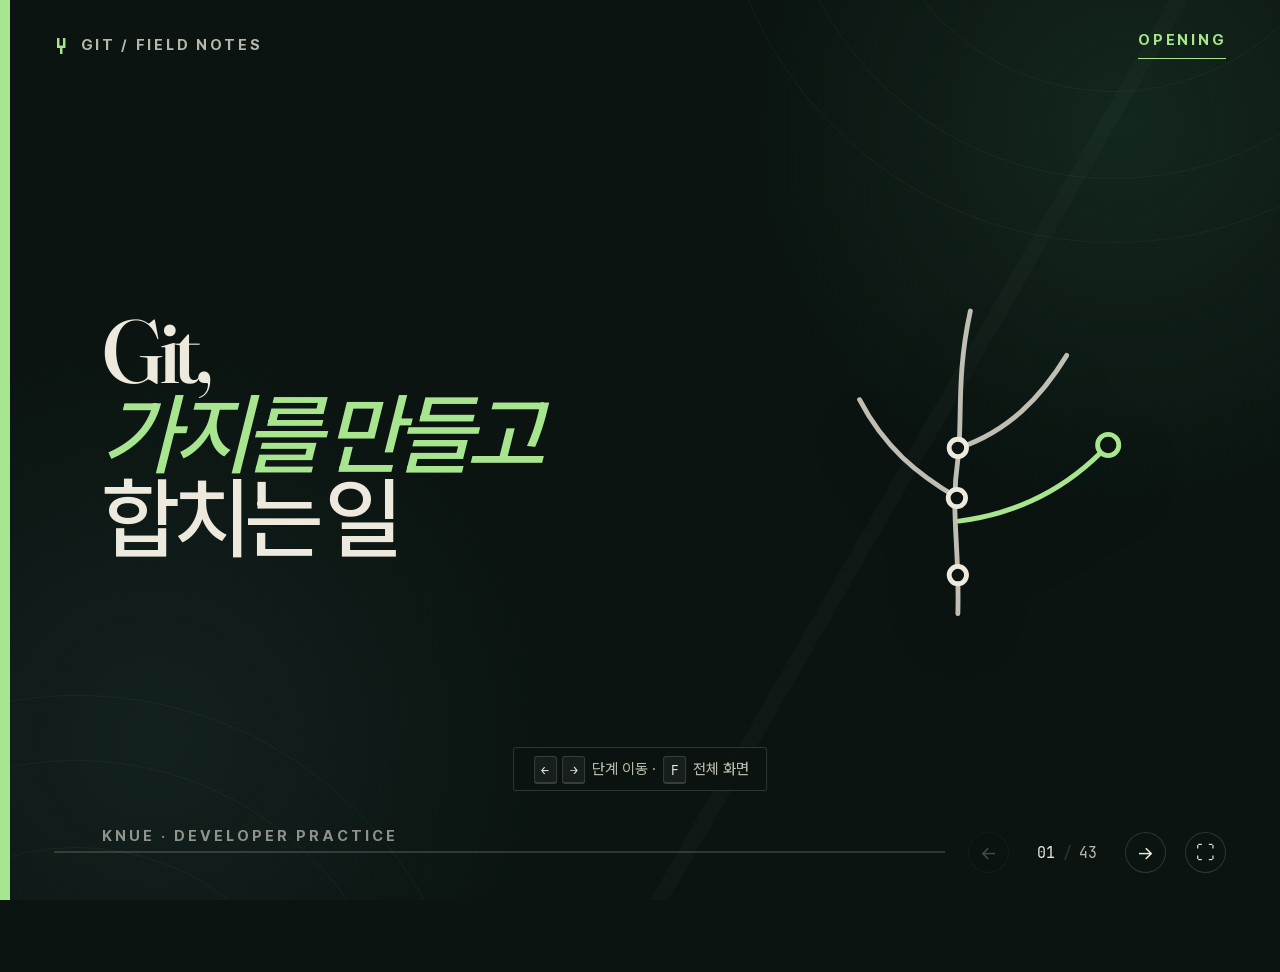
<file: presentations/git-basics/index.html>
<!doctype html>
<html lang="ko">
  <head>
    <meta charset="utf-8" />
    <meta name="viewport" content="width=device-width, initial-scale=1" />
    <meta
      name="description"
      content="SVN 경험자를 위한 Git 기초와 VS Code 협업 흐름 강의"
    />
    <link rel="icon" type="image/svg+xml" href="../../assets/favicon.svg" />
    <title>Git, 가지를 만들고 합치는 일</title>
    <link
      rel="preload"
      href="../../assets/fonts/pretendard/1.3.9/PretendardVariable.woff2"
      as="font"
      type="font/woff2"
      crossorigin
    />
    <link
      rel="preload"
      href="../../assets/fonts/fraunces/1.0/FrauncesVariable.woff2"
      as="font"
      type="font/woff2"
      crossorigin
    />
    <link
      rel="preload"
      href="../../assets/fonts/jetendard/0.1.0/Jetendard-Regular.woff2"
      as="font"
      type="font/woff2"
      crossorigin
    />
    <link rel="stylesheet" href="../../assets/fonts/fonts.css" />
    <link rel="stylesheet" href="./assets/deck.css" />
  </head>
  <body>
    <a class="skip-link" href="#deck">슬라이드 본문으로 이동</a>

    <svg class="icon-defs" aria-hidden="true" focusable="false">
      <symbol id="ic-explorer" viewBox="0 0 24 24">
        <path d="M8.4 6V4.4A1.4 1.4 0 0 1 9.8 3h4.6l4.4 4.4v8.2a1.4 1.4 0 0 1-1.4 1.4h-1.6" />
        <path d="M14.4 3v4.4h4.4" />
        <path d="M5.6 7.6h4.6l4.4 4.4v7.6A1.4 1.4 0 0 1 13.2 21H5.6a1.4 1.4 0 0 1-1.4-1.4V9a1.4 1.4 0 0 1 1.4-1.4z" />
        <path d="M10.2 7.6V12h4.4" />
      </symbol>
      <symbol id="ic-search" viewBox="0 0 24 24">
        <circle cx="10.4" cy="10.4" r="6.2" />
        <path d="m15.1 15.1 5.3 5.3" />
      </symbol>
      <symbol id="ic-scm" viewBox="0 0 24 24">
        <circle cx="7.5" cy="6" r="2.4" />
        <circle cx="16.5" cy="6" r="2.4" />
        <circle cx="7.5" cy="18" r="2.4" />
        <path d="M7.5 8.4v7.2" />
        <path d="M16.5 8.4v1.6a4.4 4.4 0 0 1-4.4 4.4H7.5" />
      </symbol>
      <symbol id="ic-debug" viewBox="0 0 24 24">
        <path d="M8.6 4.4 19.6 11.3 8.6 18.2z" />
        <circle cx="7.2" cy="15" r="2.4" />
        <path d="M4.8 15H3.2M9.6 15h1.6M5.5 13.3 4.3 12.1M8.9 13.3l1.2-1.2M5.5 16.7l-1.2 1.2M8.9 16.7l1.2 1.2" />
      </symbol>
      <symbol id="ic-extensions" viewBox="0 0 24 24">
        <path d="M3.6 4.2H10v6.4H3.6z" />
        <path d="M3.6 13.4H10v6.4H3.6z" />
        <path d="M13.6 13.4H20v6.4h-6.4z" />
        <path d="m16.8 2.6 4.6 4.6-4.6 4.6-4.6-4.6z" />
      </symbol>
    </svg>

    <div class="ambient" aria-hidden="true">
      <span class="ambient__ring ambient__ring--one"></span>
      <span class="ambient__ring ambient__ring--two"></span>
      <span class="ambient__grain"></span>
    </div>

    <header class="deck-header">
      <div class="deck-header__brand">
        <span class="brand-mark" aria-hidden="true">⑂</span>
        <span>GIT / FIELD NOTES</span>
      </div>
      <div class="deck-header__chapter" id="chapter-label">OPENING</div>
    </header>

    <main id="deck" class="deck" tabindex="-1" aria-live="polite">
      <section class="slide slide--cover is-active" data-slide data-chapter="OPENING" id="opening">
        <div class="cover-kicker" data-step="1">SVN 사용자를 위한 110분의 전환</div>
        <h1 class="cover-title">
          Git,
          <span>가지를 만들고</span>
          합치는 일
        </h1>
        <p class="cover-copy" data-step="2">
          VS Code로 시작해 <strong>clone → branch → commit → push → PR → merge</strong>까지
        </p>
        <div class="cover-tree" aria-hidden="true">
          <svg viewBox="0 0 520 360" role="img">
            <path class="tree-line draw-line" d="M252 340 C254 270 244 235 252 180 C257 140 250 94 265 26" />
            <path class="tree-line draw-line draw-line--delay" d="M252 220 C210 195 176 168 150 118" />
            <path class="tree-line draw-line draw-line--delay-2" d="M253 168 C304 151 338 116 365 72" />
            <path class="tree-line tree-line--accent draw-line draw-line--delay-3" d="M253 244 C315 236 366 210 408 165" />
            <circle class="tree-node node-pop" cx="252" cy="300" r="9" />
            <circle class="tree-node node-pop node-pop--2" cx="251" cy="220" r="9" />
            <circle class="tree-node node-pop node-pop--3" cx="252" cy="168" r="9" />
            <circle class="tree-node tree-node--accent node-pop node-pop--4" cx="408" cy="165" r="11" />
          </svg>
        </div>
        <p class="cover-foot">KNUE · DEVELOPER PRACTICE</p>
      </section>

      <section class="slide" data-slide data-chapter="DESTINATION" id="destination">
        <div class="slide-index">01</div>
        <p class="eyebrow">TODAY’S DESTINATION</p>
        <h2>오늘 함께 다룰 핵심 과정</h2>
        <div class="journey" aria-label="오늘 학습할 Git 흐름">
          <div class="journey__track"></div>
          <div class="journey__item" data-step="1">
            <span>01</span>
            <strong>clone</strong>
            <small>원격 이력을 내 컴퓨터로</small>
          </div>
          <div class="journey__item" data-step="2">
            <span>02</span>
            <strong>branch</strong>
            <small>독립된 안전한 작업 가지</small>
          </div>
          <div class="journey__item" data-step="3">
            <span>03</span>
            <strong>commit</strong>
            <small>변경 사항을 로컬에 기록</small>
          </div>
          <div class="journey__item" data-step="4">
            <span>04</span>
            <strong>push</strong>
            <small>기록한 커밋을 원격에 공유</small>
          </div>
          <div class="journey__item" data-step="5">
            <span>05</span>
            <strong>PR</strong>
            <small>변경 사항 검토 요청</small>
          </div>
          <div class="journey__item" data-step="6">
            <span>06</span>
            <strong>merge</strong>
            <small>검토 마친 작업 가지 합치기</small>
          </div>
        </div>
        <p class="takeaway" data-step="7">
          <strong>이 6단계가 오늘의 지도</strong>입니다 · 충돌은 5–6번 사이에 잠시 들르는 옆길 · 목표는 명령어 암기가 아니라 현재 상태를 읽는 능력
        </p>
        <div class="time-budget" data-step="8">
          <span><b>0–30분</b>개념</span>
          <span><b>30–85분</b>실습</span>
          <span><b>85–100분</b>팀 규칙 · 정리</span>
          <span><b>100–110분</b>질의응답</span>
        </div>
      </section>

      <section class="slide" data-slide data-chapter="PREFLIGHT" id="preflight">
        <div class="slide-index">02</div>
        <p class="eyebrow">FIRST FIVE MINUTES</p>
        <h2>지금 확인하고, 막히면 개념 설명 시간에 해결합니다</h2>
        <div class="check-grid">
          <div class="check-item" data-step="1"><span>01</span><strong>Git 설치</strong><code>git --version</code></div>
          <div class="check-item" data-step="2"><span>02</span><strong>사용자 정보</strong><code>git config --global user.name</code></div>
          <div class="check-item" data-step="3"><span>03</span><strong>서버 접근</strong><code>git.knue.ac.kr</code></div>
          <div class="check-item" data-step="4"><span>04</span><strong>권한</strong><small>clone · branch push · PR</small></div>
        </div>
        <p class="footnote" data-step="5">
          하나라도 안 되면 <strong>지금 손을 들어 주세요.</strong> 실습은 30분 뒤에 시작하므로, 그 사이에 해결하면 늦지 않습니다.
        </p>
        <aside class="instructor-note" data-step="6">
          <strong>강사 점검 · 안 될 때 대안</strong>
          <span>HTTPS/SSH 인증 · VPN · 내부 인증서 · <code>main</code> 보호 규칙 ／ 계정·권한이 안 풀린 사람은
          <strong>2인 1조 페어 실습</strong>, 서버 접속 자체가 막히면 <strong>부록의 <code>git init</code> 로컬 실습</strong>으로 대체</span>
        </aside>
      </section>

      <section class="slide" data-slide data-chapter="SVN → GIT" id="svn-git">
        <div class="slide-index">03</div>
        <p class="eyebrow">MENTAL MODEL SHIFT</p>
        <h2>같은 목적, 달라진 작동 방식</h2>
        <div class="split-stage">
          <article class="model-card model-card--svn" data-step="1">
            <div class="model-card__label">SVN</div>
            <h3>이력은 서버 한 곳에만 있습니다</h3>
            <div class="server-stack">
              <span class="server-box">
                CENTRAL<br />REPOSITORY
                <span class="repo-history" aria-hidden="true"><i></i><i></i><i></i></span>
                <small>r1840 · r1841 · r1842</small>
              </span>
              <i></i>
              <div class="client-row" role="group" aria-label="세 사람 모두 이력 없이 최신 파일만 가진 작업 사본">
                <span>나<small>이력 없음</small></span>
                <span>동료 1<small>이력 없음</small></span>
                <span>동료 2<small>이력 없음</small></span>
              </div>
            </div>
            <p class="model-note">이력 조회도, 기록도 <b>서버에 연결해야</b> 가능</p>
          </article>
          <div class="versus" aria-hidden="true">→</div>
          <article class="model-card model-card--git" data-step="2">
            <div class="model-card__label">GIT</div>
            <h3>같은 이력을 각자 통째로 가집니다</h3>
            <div class="distributed">
              <span>REMOTE<span class="repo-history" aria-hidden="true"><i></i><i></i><i></i></span></span>
              <i aria-hidden="true"></i>
              <div>
                <b>나<span class="repo-history" aria-hidden="true"><i></i><i></i><i></i></span><small>이력 전체 사본</small></b>
                <b>동료 1<span class="repo-history" aria-hidden="true"><i></i><i></i><i></i></span><small>이력 전체 사본</small></b>
                <b>동료 2<span class="repo-history" aria-hidden="true"><i></i><i></i><i></i></span><small>이력 전체 사본</small></b>
              </div>
            </div>
            <p class="model-note model-note--git">기록도, 이력 조회도 <b>연결 없이 내 컴퓨터에서</b> · 연결은 push · fetch 할 때만</p>
          </article>
        </div>
        <blockquote data-step="3">
          SVN의 commit이 '서버 공유'라면,<br />
          <strong>Git의 commit은 '내 컴퓨터 저장'입니다.</strong>
        </blockquote>
      </section>

      <section class="slide" data-slide data-chapter="SVN → GIT" id="svn-git-2">
        <div class="slide-index">04</div>
        <p class="eyebrow">TRANSLATION GUIDE</p>
        <h2>익숙한 개념을 새로운 용어로</h2>
        <div class="translation-grid">
          <div class="translation-head"><span>SVN의 기존 개념</span><span>Git에서 새로 적용할 개념</span></div>
          <div class="translation-row" data-step="1"><span>checkout</span><strong>clone</strong><em>전체 이력까지 함께 복제</em></div>
          <div class="translation-row" data-step="2"><span>commit</span><strong>commit + push</strong><em>기록 따로, 공유 따로</em></div>
          <div class="translation-row" data-step="3"><span>update</span><strong>fetch / pull</strong><em>받아 두기 따로, 합치기 따로</em></div>
          <div class="translation-row" data-step="4"><span>revision 1842</span><strong>commit a31f…</strong><em>전체를 훑는 번호 대신 커밋마다 다른 해시</em></div>
          <div class="translation-row" data-step="5"><span>branch = 디렉터리 복사</span><strong>branch = 포인터</strong><em>가볍고 빠른 포인터(이름표)</em></div>
          <div class="translation-row" data-step="6"><span>작업 사본 (Working Copy)</span><strong>Working Tree</strong><em>이름만 다름 · 지금 파일을 편집하는 그 폴더</em></div>
        </div>
        <p class="footnote" data-step="7">이번 강의에서는 여러 기능을 겸하는 <code>checkout</code> 대신 직관적인 <code>switch</code>를 사용합니다.</p>
      </section>

      <section class="slide slide--graph" data-slide data-chapter="THE TREE" id="the-tree">
        <div class="slide-index">05</div>
        <p class="eyebrow">ONE REPOSITORY · THREE CONTRIBUTORS</p>
        <h2>세 사람이 각자 작업하고, 차례로 main에 합칩니다</h2>
        <div class="collab-timeline" role="group" aria-label="세 명이 각자 브랜치에서 커밋하고 순서대로 push와 merge하는 팀 타임라인">
          <svg viewBox="0 0 1000 360" preserveAspectRatio="none" role="img">
            <path class="graph-path is-drawn" d="M60 180 L950 180" />
            <path class="graph-path graph-path--alice" data-step="1" d="M170 180 C215 180 210 70 270 70 L360 70 C420 70 415 180 470 180" />
            <path class="graph-path graph-path--bob" data-step="2" d="M360 180 C410 180 405 290 470 290 L600 290 C665 290 660 180 720 180" />
            <path class="graph-path graph-path--cara" data-step="3" d="M610 180 C660 180 655 70 720 70 L820 70 C880 70 875 180 930 180" />
          </svg>
          <span class="team-main-label">main · 팀의 통합 이력</span>
          <div class="team-lane team-lane--alice" data-step="1">
            <strong>민지 · feature/login</strong><span>09:10 commit</span><span>09:18 push</span><b>09:30 merge</b>
          </div>
          <div class="team-lane team-lane--bob" data-step="2">
            <strong>준호 · fix/report</strong><span>09:25 commit</span><span>09:40 push</span><em>09:45 main 최신 반영</em><b>09:55 merge</b>
          </div>
          <div class="team-lane team-lane--cara" data-step="3">
            <strong>서연 · docs/guide</strong><span>09:45 commit</span><span>10:00 push</span><em>10:05 main 최신 반영</em><b>10:15 merge</b>
          </div>
          <span class="team-event team-event--one" data-step="1">M1</span>
          <span class="team-event team-event--two" data-step="2">M2</span>
          <span class="team-event team-event--three" data-step="3">M3</span>
        </div>
        <p class="simplification" data-step="4">commit = 로컬 저장 · push = 원격 공유 · merge = main 통합 · M = 검토 후 통합 지점</p>
        <p class="footnote" data-step="4">
          먼저 통합한 민지 뒤에 오는 사람은 <strong>main이 이미 바뀐 상태</strong>입니다. 그래서 병합 전에
          <code>git fetch origin</code> → <code>git merge origin/main</code>으로 최신 main을 자기 가지에 먼저 반영합니다 (자세한 절차는 뒤에서 실습합니다).
        </p>
      </section>

      <section class="slide" data-slide data-chapter="START" id="start">
        <div class="slide-index">06</div>
        <p class="eyebrow">TWO ENTRANCES</p>
        <h2>프로젝트를 시작하는 두 가지 방법</h2>
        <div class="entrances">
          <article class="entrance entrance--init" data-step="1">
            <span class="entrance__number">A</span>
            <p>새 프로젝트</p>
            <h3>Initialize Repository</h3>
            <code>git init</code>
            <div class="folder-visual"><span>my-project/</span><b>.git/</b></div>
          </article>
          <div class="or" data-step="2">OR</div>
          <article class="entrance entrance--clone" data-step="3">
            <span class="entrance__number">B</span>
            <p>원격 저장소에 이미 있는 프로젝트</p>
            <h3>Clone Repository</h3>
            <code>git clone &lt;url&gt;</code>
            <div class="clone-visual"><span>REMOTE</span><i>→</i><b>LOCAL + HISTORY</b></div>
          </article>
        </div>
        <div class="warning-strip" data-step="4">
          <strong>주의</strong>
          clone으로 가져온 저장소 내부에서 다시 <code>git init</code>을 실행하지 마세요
        </div>
        <p class="footnote" data-step="5">
          오늘 실습은 <strong>B(clone)</strong> 하나로만 진행합니다. A(<code>git init</code>)는 마지막 <strong>부록 슬라이드</strong>에서 따로 실습합니다.
        </p>
      </section>

      <section class="slide" data-slide data-chapter="CORE LOOP" id="core-loop">
        <div class="slide-index">07</div>
        <p class="eyebrow">FOUR AREAS</p>
        <h2>변경 사항은 4가지 공간을 순서대로 이동합니다</h2>
        <div class="pipeline" aria-label="Git의 네 공간">
          <article class="pipeline__area pipeline__area--work is-lit" data-step="0">
            <span>01</span>
            <h3>Working Tree</h3>
            <p>파일 수정 중</p>
            <div class="paper"><i></i><i></i><i></i></div>
          </article>
          <div class="pipeline__arrow" data-step="1"><code>add</code><i>→</i></div>
          <article class="pipeline__area pipeline__area--stage" data-step="1">
            <span>02</span>
            <h3>Staging Area</h3>
            <p>다음 커밋에 포함할 변경 사항</p>
            <div class="tray"><b>+ 1 line</b></div>
          </article>
          <div class="pipeline__arrow" data-step="2"><code>commit</code><i>→</i></div>
          <article class="pipeline__area pipeline__area--local" data-step="2">
            <span>03</span>
            <h3>Local Repo</h3>
            <p>내 컴퓨터의 로컬 이력</p>
            <div class="mini-commits" role="group" aria-label="저장된 커밋 세 개">
              <i><b>C1</b></i><i><b>C2</b></i><i><b>C3</b></i>
            </div>
            <small class="commit-key">각 점 = 저장된 커밋</small>
          </article>
          <div class="pipeline__arrow" data-step="3"><code>push</code><i>→</i></div>
          <article class="pipeline__area pipeline__area--remote" data-step="3">
            <span>04</span>
            <h3>Remote Repo</h3>
            <p>팀이 공유하는 원격 이력</p>
            <div class="remote-cloud">origin</div>
          </article>
        </div>
        <p class="takeaway" data-step="4">
          <strong>Staging Area가 있는 이유</strong>&nbsp;· 디버그용 임시 로그는 빼고, 완성된 수정만 골라서 하나의 커밋으로 만들 수 있습니다
        </p>
      </section>

      <section class="slide slide--statement" data-slide data-chapter="CORE LOOP" id="core-loop-2">
        <div class="slide-index">08</div>
        <p class="eyebrow">ONE DISTINCTION TO KEEP</p>
        <div class="big-equation">
          <div data-step="1">
            <code>commit</code>
            <strong>저장</strong>
            <small>내 로컬 이력에 저장</small>
          </div>
          <span data-step="2">≠</span>
          <div data-step="3">
            <code>push</code>
            <strong>공유</strong>
            <small>원격 저장소로 전송</small>
          </div>
        </div>
        <p class="statement-foot" data-step="4">커밋만 해서는 팀원에게 변경 사항이 보이지 않습니다. (push 필요)</p>
      </section>

      <section class="slide" data-slide data-chapter="CORE LOOP" id="core-loop-3">
        <div class="slide-index">09</div>
        <p class="eyebrow">FIRST DIAGNOSTIC</p>
        <h2>작업 중 막혔을 때는 현재 상태부터 확인</h2>
        <div class="terminal-card terminal-card--status" data-step="1">
          <div class="terminal-card__bar"><i></i><i></i><i></i><span>terminal</span></div>
          <pre data-source="capture:git-status-three-states"><span class="prompt">$</span> git status

On branch <mark>feature/print-layout</mark>
Your branch is ahead of 'origin/feature/print-layout' by <span class="accent">1 commit</span>.
  (use "git push" to publish your local commits)

Changes to be committed:
	<span class="added">modified:   report.md</span>

Changes not staged for commit:
	<span class="pending">modified:   notes.md</span>

Untracked files:
	<span class="untracked">draft.md</span></pre>
        </div>
        <div class="status-questions">
          <p data-step="2"><span>①</span> 현재 어떤 브랜치인가?</p>
          <p data-step="3"><span>②</span> 어떤 파일이 수정되었는가?</p>
          <p data-step="4"><span>③</span> 그중 무엇이 Stage에 올랐고, 무엇이 아직 안 올랐는가?</p>
          <p data-step="5"><span>④</span> 원격 저장소보다 앞서 있는가, 뒤처져 있는가?</p>
        </div>
        <p class="footnote" data-step="6">
          같은 <code>report.md</code>라도 <strong>Stage에 올린 변경</strong>만 다음 커밋에 들어갑니다 ·
          <code>Untracked</code>는 Git이 아직 한 번도 추적한 적 없는 새 파일입니다 ·
          실제 출력에는 각 항목 아래 <code>(use …)</code> 안내가 더 붙습니다 (지면상 생략)
        </p>
      </section>

      <section class="slide slide--chapter" data-slide data-chapter="PRACTICE" id="practice">
        <div class="chapter-number" aria-hidden="true">02</div>
        <p class="eyebrow">GUIDED PRACTICE</p>
        <h2>이제 작업 가지를<br />직접 원격까지 보냅니다</h2>
        <div class="chapter-route" data-step="1">
          <span>LOCAL</span><i></i><span>REMOTE</span><i></i><span>TEAM</span>
        </div>
        <div class="practice-rules">
          <p data-step="2">
            <b>도구 원칙</b>스테이지 · 커밋 · 브랜치 · 푸시 같은 일상 작업은 <strong>소스 제어 패널</strong>에서 하고,
            상태를 확인하거나 되돌릴 때는 <strong>터미널</strong>을 씁니다
          </p>
          <p data-step="3">
            <b>막혔을 때</b>혼자 되돌리지 말고 손을 들어 주세요 · 각 실습 슬라이드 아래 <strong>✓ 통과 기준</strong>으로 따라잡을 수 있습니다
          </p>
          <p data-step="4">
            <b>진행 방식</b>실습 55분 · <strong>2인 1조</strong>로 짝의 PR을 리뷰하고, 승인을 받으면 <strong>PR을 만든 본인</strong>이 병합합니다
          </p>
        </div>
        <p data-step="5">VS Code + <strong>git.knue.ac.kr</strong></p>
      </section>

      <section class="slide slide--ui" data-slide data-chapter="VS CODE" id="vs-code">
        <div class="slide-index">10</div>
        <p class="eyebrow">VS CODE 01 · OPEN THE PROJECT</p>
        <h2>프로젝트 폴더를 열어 작업 시작하기</h2>
        <div class="open-project">
          <div class="vscode-window vscode-window--open" data-step="1">
            <div class="vscode-titlebar">
              <span class="window-dots"><i></i><i></i><i></i></span>
              <b>Visual Studio Code · git-practice</b>
            </div>
            <div class="vscode-body">
              <nav class="vscode-rail"><span class="active"><svg class="ic" aria-hidden="true"><use href="#ic-explorer" /></svg></span><span><svg class="ic" aria-hidden="true"><use href="#ic-search" /></svg></span><span><svg class="ic" aria-hidden="true"><use href="#ic-scm" /></svg></span></nav>
              <aside class="vscode-sidebar">
                <small>EXPLORER</small>
                <ul class="folder-tree">
                  <li class="folder-tree__root">git-practice</li>
                </ul>
                <p class="folder-tree__empty">아직 비어 있는 폴더</p>
              </aside>
              <div class="vscode-editor">
                <div class="menu-drop" data-step="2">
                  <span>FILE</span>
                  <b>Open Folder…</b>
                  <small>폴더 선택 창 열기</small>
                </div>
              </div>
            </div>
            <div class="vscode-status"><span>아직 Git 저장소 아님</span><span>git-practice</span></div>
          </div>
          <ol class="practice-checks open-steps">
            <li data-step="2"><b>File &gt; Open Folder…</b> 선택</li>
            <li data-step="3">프로젝트의 <b>최상위 폴더</b>를 엽니다 (하위 폴더만 열지 않도록 주의)</li>
            <li data-step="4">제목 표시줄과 탐색기에 폴더명이 보이면 준비 완료</li>
          </ol>
        </div>
        <p class="takeaway" data-step="5">
          <strong>열어둔 폴더가 작업의 기준</strong>&nbsp;· 터미널이 열리는 자리도, 소스 제어가 보는 곳도 모두 이 폴더입니다
        </p>
      </section>

      <section class="slide" data-slide data-chapter="VS CODE" id="vs-code-2">
        <div class="slide-index">11</div>
        <p class="eyebrow">VS CODE 02 · ACTIVITY BAR</p>
        <h2>왼쪽 사이드바(Activity Bar) 주요 기능</h2>
        <div class="activity-map">
          <nav class="rail-mock" aria-hidden="true">
            <span data-step="1"><svg class="ic" aria-hidden="true"><use href="#ic-explorer" /></svg></span>
            <span data-step="2"><svg class="ic" aria-hidden="true"><use href="#ic-search" /></svg></span>
            <span class="rail-mock__accent" data-step="3"><svg class="ic" aria-hidden="true"><use href="#ic-scm" /></svg></span>
            <span data-step="4"><svg class="ic" aria-hidden="true"><use href="#ic-debug" /></svg></span>
            <span data-step="5"><svg class="ic" aria-hidden="true"><use href="#ic-extensions" /></svg></span>
          </nav>
          <ul class="rail-list">
            <li data-step="1">
              <b aria-hidden="true"><svg class="ic" aria-hidden="true"><use href="#ic-explorer" /></svg></b>
              <strong>Explorer<em>탐색기</em></strong>
              <span>열린 폴더의 파일 목록</span>
              <div class="rail-keys"><kbd>Ctrl+Shift+E</kbd><kbd>⇧⌘E</kbd></div>
            </li>
            <li data-step="2">
              <b aria-hidden="true"><svg class="ic" aria-hidden="true"><use href="#ic-search" /></svg></b>
              <strong>Search<em>검색</em></strong>
              <span>프로젝트 전체 텍스트 검색</span>
              <div class="rail-keys"><kbd>Ctrl+Shift+F</kbd><kbd>⇧⌘F</kbd></div>
            </li>
            <li class="rail-list__scm" data-step="3">
              <b aria-hidden="true"><svg class="ic" aria-hidden="true"><use href="#ic-scm" /></svg></b>
              <strong>Source Control<em>소스 제어 (오늘의 핵심 작업 공간)</em></strong>
              <span>변경 사항 확인 · Stage 등록 · Commit · Branch 관리</span>
              <div class="rail-keys"><kbd>Ctrl+Shift+G</kbd><kbd>⌃⇧G</kbd></div>
            </li>
            <li data-step="4">
              <b aria-hidden="true"><svg class="ic" aria-hidden="true"><use href="#ic-debug" /></svg></b>
              <strong>Run and Debug<em>실행 · 디버그</em></strong>
              <span>(오늘 강의에서는 다루지 않음)</span>
              <div class="rail-keys"><kbd>Ctrl+Shift+D</kbd><kbd>⇧⌘D</kbd></div>
            </li>
            <li data-step="5">
              <b aria-hidden="true"><svg class="ic" aria-hidden="true"><use href="#ic-extensions" /></svg></b>
              <strong>Extensions<em>확장</em></strong>
              <span>추가 플러그인/확장 설치</span>
              <div class="rail-keys"><kbd>Ctrl+Shift+X</kbd><kbd>⇧⌘X</kbd></div>
            </li>
          </ul>
        </div>
        <p class="footnote" data-step="6">
          사이드바 토글: <kbd>Ctrl+B</kbd> (Mac: <kbd>⌘B</kbd>) · 확장을 설치하면 아이콘이 추가됩니다
        </p>
      </section>

      <section class="slide" data-slide data-chapter="VS CODE" id="vs-code-3">
        <div class="slide-index">12</div>
        <p class="eyebrow">VS CODE 03 · TERMINAL</p>
        <h2>명령어를 입력할 터미널 열기</h2>
        <div class="terminal-open">
          <div class="open-ways">
            <article data-step="1">
              <span>단축키</span>
              <kbd>Ctrl+`</kbd>
              <small>Mac: <kbd>⌃`</kbd> · 동일한 단축키로 토글 가능</small>
            </article>
            <article data-step="2">
              <span>메뉴</span>
              <b>Terminal &gt; New Terminal</b>
              <small>새 터미널 <kbd>Ctrl+Shift+`</kbd> (Mac: <kbd>⌃⇧`</kbd>)</small>
            </article>
            <article data-step="3">
              <span>명령 팔레트</span>
              <kbd>Ctrl+Shift+P</kbd>
              <small>Mac: <kbd>⇧⌘P</kbd> · <code>View: Toggle Terminal</code></small>
            </article>
          </div>
          <div class="terminal-card" data-step="4">
            <div class="terminal-card__bar"><i></i><i></i><i></i><span>terminal · <mark>git-practice</mark></span></div>
            <pre data-source="capture:git-status-outside-repo"><span class="prompt">$</span> git status

fatal: not a git repository (or any of the parent directories): .git</pre>
          </div>
        </div>
        <p class="takeaway" data-step="5">
          <strong>터미널은 현재 열린 폴더에서 시작</strong>&nbsp;· 경로를 옮기지 않고 바로&nbsp;<code>git</code>&nbsp;명령을 칠 수 있습니다 · 아직 저장소가 아니라서 나오는 응답이고, 곧 <b>Initialize Repository</b>로 해결합니다
        </p>
      </section>

      <section class="slide slide--ui" data-slide data-chapter="VS CODE" id="vs-code-4">
        <div class="slide-index">13</div>
        <p class="eyebrow">VS CODE 04 · SOURCE CONTROL VIEW</p>
        <h2>소스 제어 패널의 4가지 핵심 영역</h2>
        <div class="scm-anatomy">
          <div class="scm-panel" data-step="1">
            <header><small>SOURCE CONTROL</small><b>⑂ Ctrl+Shift+G</b></header>
            <div class="scm-row" data-step="1">
              <i aria-hidden="true">①</i>
              <div>
                <label class="scm-message">Message<strong>Update project notes</strong></label>
                <button type="button">Commit</button>
              </div>
            </div>
            <div class="scm-group" data-step="2">
              <i aria-hidden="true">②</i>
              <div>
                <p>CHANGES <b>2</b></p>
                <span><em>M</em>README.md<u>＋</u></span>
                <span><em>U</em>notes.md<u>＋</u></span>
              </div>
            </div>
            <div class="scm-group scm-group--staged" data-step="3">
              <i aria-hidden="true">③</i>
              <div>
                <p>STAGED CHANGES <b>1</b></p>
                <span><em>M</em>README.md<u>−</u></span>
              </div>
            </div>
            <div class="scm-row" data-step="4">
              <i aria-hidden="true">④</i>
              <div class="scm-statusbar"><span>⑂ main</span><span>LOCAL ONLY · no origin</span></div>
            </div>
          </div>
          <ul class="scm-legend">
            <li data-step="1">
              <b>①</b>
              <div><strong>메시지 입력 및 Commit</strong><small>Stage에 올린 변경 사항만 이 버튼으로 커밋됩니다</small></div>
            </li>
            <li data-step="2">
              <b>②</b>
              <div><strong>Changes</strong><small>Stage에 올리지 않은 변경 사항 (<code>M</code> 수정됨, <code>U</code> 추적 안 됨)</small></div>
            </li>
            <li data-step="3">
              <b>③</b>
              <div><strong>Staged Changes</strong><small>＋ 로 올린 변경 · 다음 커밋에 들어갈 목록</small></div>
            </li>
            <li data-step="4">
              <b>④</b>
              <div><strong>상태 표시줄</strong><small>현재 브랜치 · 원격이 연결된 저장소라면 차이(↓ 받을 것 · ↑ 보낼 것)가 함께 표시됩니다</small></div>
            </li>
          </ul>
        </div>
        <p class="footnote" data-step="5">
          위 화면은 패널 구조를 보여 주려고 만든 예시입니다 · 파일 위 <b>＋</b> = stage · <b>−</b> = unstage · 원격 반영은 <b>Sync Changes</b> 또는 개별 Pull / Push
        </p>
      </section>

      <section class="slide slide--ui" data-slide data-chapter="VS CODE" id="vs-code-5">
        <div class="slide-index">14</div>
        <p class="eyebrow">VS CODE 05 · LOCAL WARM-UP</p>
        <h2>예행연습 저장소에 첫 커밋 남기기</h2>
        <div class="open-project">
          <div class="vscode-window vscode-window--workflow" data-step="1">
            <div class="vscode-titlebar">
              <span class="window-dots"><i></i><i></i><i></i></span>
              <b>Visual Studio Code · git-practice</b>
            </div>
            <div class="vscode-body">
              <nav class="vscode-rail"><span><svg class="ic" aria-hidden="true"><use href="#ic-explorer" /></svg></span><span><svg class="ic" aria-hidden="true"><use href="#ic-search" /></svg></span><span class="active"><svg class="ic" aria-hidden="true"><use href="#ic-scm" /></svg></span></nav>
              <aside class="vscode-sidebar">
                <small>SOURCE CONTROL</small>
                <label class="commit-input">Message<strong>Initial commit</strong></label>
                <button data-step="4">Commit</button>
              </aside>
              <div class="vscode-editor">
                <div class="stage-scene">
                  <div class="changes-pane" data-step="2">
                    <header><span>CHANGES</span><button aria-label="stage">＋</button></header>
                    <div class="file-change"><b>U</b><span>README.md</span><i>＋</i></div>
                  </div>
                  <div class="stage-motion" data-step="3" aria-hidden="true">→</div>
                  <div class="changes-pane changes-pane--staged" data-step="3">
                    <header><span>STAGED CHANGES</span><button aria-label="unstage">−</button></header>
                    <div class="file-change"><b>A</b><span>README.md</span><i>✓</i></div>
                  </div>
                </div>
              </div>
            </div>
            <div class="vscode-status"><span>⑂ main</span><span>LOCAL ONLY · no origin</span></div>
          </div>
          <ol class="practice-checks open-steps">
            <li data-step="1">빈 폴더 <code>git-practice</code>를 열고 <b>Initialize Repository</b> 클릭</li>
            <li data-step="2"><code>README.md</code>를 만들어 한 줄 적고 저장 → CHANGES에 <code>U</code>로 표시</li>
            <li data-step="3">파일 위 <b>＋</b>로 stage에 올리기</li>
            <li data-step="4">메시지 <code>Initial commit</code> 입력 후 <b>Commit</b></li>
          </ol>
        </div>
        <p class="takeaway" data-step="5">
          <strong>첫 커밋이 곧 main의 시작점</strong>&nbsp;· 커밋이 하나도 없는 저장소는&nbsp;<code>git status</code>&nbsp;가&nbsp;<code>No commits yet</code>&nbsp;을 띄우고&nbsp;<code>git branch</code>&nbsp;목록도 비어 있습니다
        </p>
        <div class="checkpoint" data-step="6">
          <b>✓ 통과 기준</b>CHANGES 목록이 비고, 상태 표시줄이 <code>⑂ main</code> · 이 저장소는 원격 없이 내 컴퓨터에서만 돕니다
        </div>
      </section>

      <section class="slide slide--ui" data-slide data-chapter="VS CODE" id="vs-code-6">
        <div class="slide-index">15</div>
        <p class="eyebrow">VS CODE 06 · CREATE BRANCH</p>
        <h2>하단 상태 표시줄에서 새 브랜치 만들기</h2>
        <div class="branch-ui">
          <div class="picker-mock" data-step="1">
            <div class="picker-list">
              <div class="picker-input" data-step="3">feature/hello<i aria-hidden="true">↵</i></div>
              <ul>
                <li class="is-highlight" data-step="2">＋ Create new branch…</li>
                <li data-step="2">＋ Create new branch from…</li>
                <li data-step="2">main</li>
              </ul>
            </div>
            <div class="picker-status">
              <span class="picker-status__branch">⑂ main</span>
              <span>git-practice</span>
            </div>
          </div>
          <ol class="practice-checks branch-steps">
            <li data-step="1">상태 표시줄 왼쪽 <b>⑂ main</b> 클릭</li>
            <li data-step="2">목록에서 <b>Create new branch…</b> 선택 (명령 팔레트: <code>Git: Create Branch</code>)</li>
            <li data-step="3">브랜치명 <code>feature/hello</code> 입력 후 Enter → 새 브랜치로 자동 전환 (전환만 할 때는 <code>Git: Checkout to</code>)</li>
            <li data-step="4"><code>README.md</code>에 한 줄 더 적고 커밋 → 커밋은 이 가지에만 쌓입니다</li>
          </ol>
        </div>
        <div class="warning-strip" data-step="5">
          <strong>주의</strong>
          커밋하지 않은 변경이 있으면 브랜치 전환이 막힐 수 있습니다
        </div>
      </section>

      <section class="slide" data-slide data-chapter="VS CODE" id="vs-code-7">
        <div class="slide-index">16</div>
        <p class="eyebrow">VS CODE 07 · MERGE BACK</p>
        <h2>만든 가지를 main에 합치고 정리하기</h2>
        <div class="ignore-stage">
          <div class="terminal-card" data-step="1">
            <div class="terminal-card__bar"><i></i><i></i><i></i><span>terminal · git-practice</span></div>
            <pre data-source="capture:git-merge-warmup"><span class="prompt">$</span> git switch main
Switched to branch 'main'

<span class="prompt">$</span> git merge feature/hello
Updating ef8098f..b5f2735
<span class="added">Fast-forward</span>
 README.md | 2 ++
 1 file changed, 2 insertions(+)

<span class="prompt">$</span> git branch -d feature/hello
Deleted branch feature/hello (was b5f2735).</pre>
          </div>
          <ol class="practice-checks ignore-steps">
            <li data-step="2">합칠 <b>목적지</b>로 먼저 이동 (<code>git switch main</code> · 상태 표시줄에서 <b>main</b> 선택해도 동일)</li>
            <li data-step="3">가져올 가지를 지정해 병합 (<code>git merge feature/hello</code>)</li>
            <li data-step="4"><b>Fast-forward</b> = main에 새 커밋이 없어 <b>이름표만 가지 끝으로 이동</b>, 별도 병합 커밋 없음</li>
            <li data-step="5">다 쓴 가지 정리 (<code>git branch -d feature/hello</code>)</li>
          </ol>
        </div>
        <p class="takeaway" data-step="6">
          <strong>여기까지가 오늘 실습의 축소판</strong>&nbsp;· 첫 커밋 → 가지 생성 → 커밋 → 병합 → 정리를 원격 없이 한 바퀴 돌았습니다
        </p>
        <p class="footnote" data-step="7">
          팀 저장소에서는 이 병합을 <strong>push → PR → 리뷰</strong>를 거쳐 원격에서 합니다 · 다음 슬라이드부터 실제 팀 저장소를 <code>clone</code>해 같은 한 바퀴를 돕니다
        </p>
      </section>

      <section class="slide slide--ui" data-slide data-chapter="CLONE" id="clone">
        <div class="slide-index">17</div>
        <p class="eyebrow">CLONE</p>
        <h2>원격 저장소의 전체 이력 가져오기</h2>
        <div class="vscode-window" data-step="1">
          <div class="vscode-titlebar">
            <span class="window-dots"><i></i><i></i><i></i></span>
            <b>Visual Studio Code</b>
          </div>
          <div class="vscode-body">
            <nav class="vscode-rail"><span><svg class="ic" aria-hidden="true"><use href="#ic-explorer" /></svg></span><span><svg class="ic" aria-hidden="true"><use href="#ic-search" /></svg></span><span class="active"><svg class="ic" aria-hidden="true"><use href="#ic-scm" /></svg></span></nav>
            <aside class="vscode-sidebar">
              <small>SOURCE CONTROL</small>
              <button>Clone Repository</button>
              <button class="ghost">Initialize Repository</button>
            </aside>
            <div class="vscode-editor">
              <div class="command-palette" data-step="2">
                <span>›</span>
                <strong>Git: Clone</strong>
              </div>
              <div class="url-entry" data-step="3">https://git.knue.ac.kr/<mark>team/training.git</mark></div>
              <div class="clone-result" data-step="4">
                <span class="repo-icon">⑂</span>
                <div><strong>training</strong><small>main · origin configured · history ready</small></div>
              </div>
            </div>
          </div>
          <div class="vscode-status"><span>⑂ main</span><span>↻ 0↓ 0↑</span></div>
        </div>
        <p class="takeaway" data-step="5">
          clone = 폴더 생성 + 전체 이력 다운로드 +&nbsp;<code>origin</code>&nbsp;연결 ·&nbsp;<code>origin</code>&nbsp;=&nbsp;<strong>원격 주소의 별명</strong>
        </p>
        <div class="checkpoint" data-step="6">
          <b>✓ 통과 기준</b>탐색기에 <code>training</code> 폴더가 보이고, 상태 표시줄이 <code>⑂ main</code> · <code>↻ 0↓ 0↑</code>
        </div>
      </section>

      <section class="slide slide--graph" data-slide data-chapter="BRANCH" id="branch">
        <div class="slide-index">18</div>
        <p class="eyebrow">BRANCH</p>
        <h2>내 작업만 따로 담을 새 브랜치 만들기</h2>
        <div class="branch-lab">
          <div class="branch-lab__graph">
            <svg
              viewBox="0 0 900 300"
              preserveAspectRatio="none"
              role="img"
              aria-label="main에서 feature 브랜치가 생성되는 과정"
            >
              <path class="graph-path is-drawn" d="M90 145 L770 145" />
              <path class="graph-path graph-path--feature" data-step="2" d="M460 145 C525 145 520 235 590 235 L700 235" />
            </svg>
            <div class="commit-node pos-lab-a is-visible"><b>C1</b><small>초기</small></div>
            <div class="commit-node pos-lab-b is-visible"><b>C2</b><small>문서</small></div>
            <div class="commit-node pos-lab-c is-visible"><b>C3</b><small>설정</small></div>
            <div class="branch-tag pos-lab-main is-visible">main → C3</div>
            <div class="branch-tag branch-tag--feature pos-lab-feature-start" data-step="1">branch starts at C3</div>
            <div class="commit-node commit-node--feature pos-lab-d" data-step="2"><b>C4</b><small>내 변경</small></div>
            <div class="branch-tag branch-tag--feature pos-lab-feature-end" data-step="2">feature → C4</div>
          </div>
          <div class="branch-command" data-step="1">
            <span>VS Code · 상태 표시줄의 브랜치 선택</span>
            <code>git switch -c feature/team-message</code>
          </div>
        </div>
        <p class="takeaway" data-step="3">
          <strong>커밋 = 특정 시점 스냅샷</strong>&nbsp;· branch = 커밋을 가리키는 이름표 ·&nbsp;<strong>HEAD</strong>&nbsp;= 지금 내가 서 있는 위치를 가리키는 화살표
        </p>
        <p class="footnote" data-step="4">
          <code>HEAD</code>는 뒤에서 충돌 파일 안에 <code>&lt;&lt;&lt;&lt;&lt;&lt;&lt; HEAD</code>로 다시 등장합니다 — “내 쪽 변경”이라는 뜻입니다.
        </p>
        <div class="checkpoint" data-step="5">
          <b>✓ 통과 기준</b>상태 표시줄이 <code>⑂ feature/team-message</code>로 바뀌었으면 성공
        </div>
      </section>

      <section class="slide slide--ui" data-slide data-chapter="EDIT" id="edit">
        <div class="slide-index">19</div>
        <p class="eyebrow">EDIT & DIFF</p>
        <h2>커밋하기 전에 바뀐 내용(Diff) 훑어보기</h2>
        <div class="diff-window" data-step="1">
          <div class="diff-window__head">
            <span>team.md</span>
            <small>M · Modified</small>
          </div>
          <div class="diff-columns">
            <div class="diff-old">
              <small>BEFORE</small>
              <pre data-source="illustration"><span>1</span> # Team Introduction
<span>2</span>
<span>3</span> Department: 정보전산원
<span>4</span> <del>Message: 함께 만드는 서비스</del></pre>
            </div>
            <div class="diff-new">
              <small>AFTER</small>
              <pre data-source="illustration"><span>1</span> # Team Introduction
<span>2</span>
<span>3</span> Department: 정보전산원
<span>4</span> <ins>Message: 안전하게 함께 개발하기</ins></pre>
            </div>
          </div>
        </div>
        <div class="review-strip">
          <span data-step="2">파일을 저장했는가?</span>
          <span data-step="3">의도한 부분만 변경되었는가?</span>
          <span data-step="4">민감 정보(비밀번호 등)는 없는가?</span>
        </div>
      </section>

      <section class="slide slide--ui" data-slide data-chapter="STAGE" id="stage">
        <div class="slide-index">20</div>
        <p class="eyebrow">STAGE & COMMIT</p>
        <h2>커밋에 담을 변경만 골라서 저장하기</h2>
        <div class="vscode-window vscode-window--workflow" data-step="1">
          <div class="vscode-titlebar">
            <span class="window-dots"><i></i><i></i><i></i></span>
            <b>Visual Studio Code · Source Control</b>
          </div>
          <div class="vscode-body">
            <nav class="vscode-rail"><span><svg class="ic" aria-hidden="true"><use href="#ic-explorer" /></svg></span><span><svg class="ic" aria-hidden="true"><use href="#ic-search" /></svg></span><span class="active"><svg class="ic" aria-hidden="true"><use href="#ic-scm" /></svg></span></nav>
            <aside class="vscode-sidebar">
              <small>SOURCE CONTROL</small>
              <label class="commit-input">Message<strong>Update team introduction</strong></label>
              <button data-step="3">Commit</button>
            </aside>
            <div class="vscode-editor">
              <div class="stage-scene">
                <div class="changes-pane" data-step="1">
                  <header><span>CHANGES</span><button aria-label="stage">＋</button></header>
                  <div class="file-change"><b>M</b><span>team.md</span><i>＋</i></div>
                </div>
                <div class="stage-motion" data-step="2" aria-hidden="true">→</div>
                <div class="changes-pane changes-pane--staged" data-step="2">
                  <header><span>STAGED CHANGES</span><button aria-label="unstage">−</button></header>
                  <div class="file-change"><b>M</b><span>team.md</span><i>✓</i></div>
                </div>
              </div>
            </div>
          </div>
          <div class="vscode-status"><span>⑂ feature/team-message</span><span>NOT PUBLISHED · no upstream</span></div>
        </div>
        <p class="takeaway" data-step="4">
          바람직한 커밋 =&nbsp;<strong>단일 목적</strong>&nbsp;+ 검토하기 적절한 크기 · 메시지는&nbsp;<strong>무엇을 왜</strong>&nbsp;바꿨는지 한 줄, 50자 안팎
        </p>
        <div class="checkpoint" data-step="5">
          <b>✓ 통과 기준</b>CHANGES 목록이 비고, 소스 제어 패널에 <b>Publish Branch</b>가 보이면 성공 · 아직 원격에 올리지 않은 가지라 <code>↓↑</code> 숫자는 나오지 않습니다
        </div>
      </section>

      <section class="slide" data-slide data-chapter="IGNORE" id="ignore">
        <div class="slide-index">21</div>
        <p class="eyebrow">GITIGNORE</p>
        <h2>애초에 추적하지 않을 파일 정해 두기</h2>
        <div class="ignore-stage">
          <div class="terminal-card" data-step="1">
            <div class="terminal-card__bar"><i></i><i></i><i></i><span>.gitignore</span></div>
            <pre data-source="illustration"># 개인 설정 · 비밀 값
.env

# 빌드 결과물
build/

# 로그 · OS가 만든 파일
*.log
.DS_Store</pre>
          </div>
          <ol class="practice-checks ignore-steps">
            <li data-step="2">프로젝트 <b>최상위 폴더</b>에 <code>.gitignore</code> 파일을 만든다</li>
            <li data-step="3">한 줄에 패턴 하나 (<code>*</code> = 아무 글자, 끝의 <code>/</code> = 폴더)</li>
            <li data-step="4"><code>.gitignore</code> 파일 자체는 <b>커밋해서 팀과 공유</b>한다</li>
            <li data-step="5">소스 제어 패널의 <b>CHANGES 목록에서 사라지면</b> 적용 완료</li>
          </ol>
        </div>
        <p class="takeaway" data-step="6">
          비밀번호·토큰처럼&nbsp;<strong>공유하면 안 되는 값</strong>, 빌드 결과물처럼&nbsp;<strong>언제든 다시 만들 수 있는 파일</strong>은 커밋하지 않습니다
        </p>
        <div class="warning-strip" data-step="7">
          <strong>주의</strong>
          <span>이미 한 번 커밋된 파일은 <code>.gitignore</code>에 적어도 추적이 멈추지 않습니다. 그런 파일을 발견하면 강사에게 알려 주세요.</span>
        </div>
      </section>

      <section class="slide slide--graph" data-slide data-chapter="COMMIT" id="commit">
        <div class="slide-index">22</div>
        <p class="eyebrow">LOCAL HISTORY</p>
        <h2>커밋을 남기면 로컬 브랜치 이력이 늘어납니다</h2>
        <div class="dual-history">
          <article>
            <small>LOCAL</small>
            <div class="history-line">
              <i></i><i></i><i></i><i class="new-commit" data-step="1"></i>
            </div>
            <div class="branch-tag branch-tag--feature floating-tag" data-step="1">feature/team-message</div>
          </article>
          <div class="history-gap" data-step="2">
            <span>원격 미공유 상태</span>
            <i>×</i>
          </div>
          <article class="history-remote">
            <small>REMOTE · origin</small>
            <div class="history-line"><i></i><i></i><i></i></div>
          </article>
        </div>
        <p class="statement-foot" data-step="3">원격 서버에는 아직 이 커밋이 반영되지 않았습니다.</p>
      </section>

      <section class="slide slide--graph" data-slide data-chapter="PUSH" id="push">
        <div class="slide-index">23</div>
        <p class="eyebrow">PUSH</p>
        <h2>작업한 브랜치를 팀 원격 저장소로 게시하기</h2>
        <div class="push-scene">
          <div class="repo-island repo-island--local">
            <small>LOCAL</small>
            <div class="repo-branch-map" role="group" aria-label="로컬 main에서 feature 브랜치가 갈라진 상태">
              <svg viewBox="0 0 280 120" role="img">
                <path class="repo-main-path" d="M20 42 L250 42" />
                <path class="repo-feature-path" d="M110 42 C145 42 135 90 180 90 L250 90" />
                <circle cx="55" cy="42" r="7" /><circle cx="110" cy="42" r="7" />
                <circle class="feature-dot" cx="180" cy="90" r="7" /><circle class="feature-dot" cx="250" cy="90" r="7" />
              </svg>
              <span>main</span><b>feature/team-message</b>
            </div>
          </div>
          <div class="push-stream" data-step="1">
            <span class="packet">D</span>
            <div class="push-line"></div>
            <code>Publish Branch</code>
          </div>
          <div class="repo-island repo-island--remote" data-step="2">
            <small>REMOTE · origin</small>
            <div class="repo-branch-map" role="group" aria-label="원격에도 같은 feature 브랜치가 게시된 상태">
              <svg viewBox="0 0 280 120" role="img">
                <path class="repo-main-path" d="M20 42 L250 42" />
                <path class="repo-feature-path" d="M110 42 C145 42 135 90 180 90 L250 90" />
                <circle cx="55" cy="42" r="7" /><circle cx="110" cy="42" r="7" />
                <circle class="feature-dot" cx="180" cy="90" r="7" /><circle class="feature-dot" cx="250" cy="90" r="7" />
              </svg>
              <span>main</span><b>feature/team-message</b>
            </div>
          </div>
        </div>
        <div class="push-facts">
          <p data-step="2"><strong>공유 완료</strong><span>팀원이 이 브랜치와 커밋을 볼 수 있음</span></p>
          <p data-step="3"><strong>병합 전</strong><span><code>main</code> 브랜치에는 아직 통합되지 않음</span></p>
        </div>
        <div class="checkpoint" data-step="4">
          <b>✓ 통과 기준</b>상태 표시줄이 <code>↻ 0↓ 0↑</code>이고, 웹에서 내 브랜치 이름이 보이면 성공
        </div>
      </section>

      <section class="slide slide--ui" data-slide data-chapter="PULL REQUEST" id="pull-request">
        <div class="slide-index">24</div>
        <p class="eyebrow">OPEN PULL REQUEST</p>
        <h2>검토하고 합치자고 요청하기 — Pull Request</h2>
        <div class="pr-window" data-step="1" role="group" aria-label="Gitea에서 Pull Request를 작성하는 화면">
          <div class="pr-window__top">
            <span class="pr-logo">GITEA</span>
            <strong>git.knue.ac.kr · Pull Requests</strong>
            <small>화면 구성은 서버의 Gitea 버전에 따라 조금 다를 수 있습니다</small>
          </div>
          <div class="pr-window__body">
            <div class="branch-selector">
              <span>feature/team-message</span><i>→</i><strong>main</strong>
            </div>
            <label>
              <span>제목</span>
              <b>Update team introduction</b>
            </label>
            <div class="pr-meta">
              <p><small>변경</small><strong>1 file · +1 −1</strong></p>
              <p><small>리뷰어</small><strong>옆자리 짝 1명</strong></p>
              <button class="pr-action" data-step="2">Create Pull Request</button>
            </div>
          </div>
        </div>
        <div class="pr-purpose" data-step="3">
          <span>diff 검토</span><span>의견 교환</span><span>병합 판단</span>
        </div>
        <p class="footnote" data-step="4">
          경로: 저장소 → <strong>Pull Requests</strong> 탭 → <strong>New Pull Request</strong> → 브랜치 선택 → 제목·설명 입력 →
          <strong>Create Pull Request</strong>
        </p>
        <p class="footnote" data-step="5">
          리뷰어는 <strong>옆자리 짝</strong>입니다. 짝의 승인을 받은 뒤 <strong>PR을 만든 본인이 병합</strong>합니다.
        </p>
      </section>

      <section class="slide slide--graph" data-slide data-chapter="CONFLICT" id="conflict">
        <div class="slide-index">25</div>
        <p class="eyebrow">THE PLANNED CONFLICT</p>
        <h2>같은 파일, 같은 줄을 서로 다르게 고쳤을 때</h2>
        <div class="conflict-branches">
          <article class="conflict-branch conflict-branch--main" data-step="1">
            <small>main · 강사가 먼저 병합</small>
            <code>Message: <mark>안전하게</mark> 함께 개발하기</code>
          </article>
          <div class="conflict-symbol" data-step="3">!</div>
          <article class="conflict-branch conflict-branch--feature" data-step="2">
            <small>feature · 교육생 작업</small>
            <code>Message: <mark>즐겁게</mark> 함께 개발하기</code>
          </article>
        </div>
        <div class="conflict-callout" data-step="3">
          <strong>Git이 병합을 중단한 이유</strong>
          <span>두 변경 중 무엇을 남길지는 사람이 직접 골라야 하기 때문입니다</span>
        </div>
        <p class="takeaway" data-step="4">충돌은 오류가 아니라, <strong>무엇을 남길지 개발자가 정하도록 멈춰 선 상태</strong>입니다</p>
        <aside class="instructor-note" data-step="5">
          <strong>강사 진행 순서</strong>
          <span>① 전원이 <code>feature</code> 브랜치 커밋·푸시를 마쳤는지 확인 → ② 강사가 <code>main</code>에 “안전하게” 버전을 병합·푸시 →
          ③ 그 시점부터 다 함께 <code>git fetch</code>. 늦게 clone해서 이미 최신 <code>main</code>을 받은 사람은 짝의 화면으로 같이 진행합니다.</span>
        </aside>
      </section>

      <section class="slide" data-slide data-chapter="REMOTE MODEL" id="remote-model">
        <div class="slide-index">26</div>
        <p class="eyebrow">WHAT FETCH ACTUALLY CHANGES</p>
        <h2>내 컴퓨터 안에는 원격의 사본이 따로 있습니다</h2>
        <div class="pointer-map">
          <article class="pointer-side" data-step="1">
            <small>내 컴퓨터 · LOCAL</small>
            <div class="pointer-row"><b>main</b><span>내가 마지막으로 받아 둔 main</span></div>
            <div class="pointer-row"><b>feature/team-message</b><span>지금 작업 중인 가지 (HEAD)</span></div>
            <div class="pointer-row pointer-row--track">
              <b>origin/main</b><span>“원격 main은 이랬다”는 <strong>내 컴퓨터 안의 기억</strong></span>
            </div>
          </article>
          <div class="pointer-flow" data-step="2">
            <code>git fetch origin</code>
            <i aria-hidden="true">←</i>
            <small>원격 이력을 받아 <strong>origin/… 포인터만</strong> 갱신</small>
          </div>
          <article class="pointer-side pointer-side--remote" data-step="1">
            <small>서버 · origin</small>
            <div class="pointer-row"><b>main</b><span>팀이 공유하는 진짜 최신 이력</span></div>
          </article>
        </div>
        <div class="push-facts">
          <p data-step="3"><strong>fetch가 바꾸는 것</strong><span><code>origin/main</code>처럼 <code>origin/</code>으로 시작하는 원격 추적 포인터</span></p>
          <p data-step="4"><strong>fetch가 바꾸지 않는 것</strong><span>내 파일 · 내 브랜치 · 내 커밋 — 아무것도</span></p>
        </div>
        <p class="takeaway" data-step="5">
          그래서 순서가&nbsp;<strong>fetch → merge</strong>입니다 · 먼저 최신 상태를 받아 두고, 그다음 내 가지에 합칩니다
        </p>
      </section>

      <section class="slide" data-slide data-chapter="CONFLICT" id="conflict-2">
        <div class="slide-index">27</div>
        <p class="eyebrow">BRING MAIN IN</p>
        <h2>내 작업 브랜치로 최신 main 끌어오기</h2>
        <div class="merge-command-flow">
          <article data-step="1">
            <span>1</span>
            <small>원격 이력 조회</small>
            <code>git fetch origin</code>
          </article>
          <i data-step="2">→</i>
          <article data-step="2">
            <span>2</span>
            <small>현재 브랜치 확인</small>
            <code>feature/team-message</code>
          </article>
          <i data-step="3">→</i>
          <article data-step="3">
            <span>3</span>
            <small>최신 main 병합</small>
            <code>git merge origin/main</code>
          </article>
        </div>
        <div class="merge-paused" data-step="4">
          <span>MERGE PAUSED</span>
          <strong>CONFLICT · team.md</strong>
          <small>충돌을 열어 보고 어느 쪽을 남길지 고를 차례</small>
        </div>
      </section>

      <section class="slide" data-slide data-chapter="CONFLICT" id="conflict-3">
        <div class="slide-index">28</div>
        <p class="eyebrow">WHAT THE FILE LOOKS LIKE</p>
        <h2>충돌한 파일을 열면 이렇게 보입니다</h2>
        <div class="marker-stage">
          <div class="terminal-card" data-step="1">
            <div class="terminal-card__bar"><i></i><i></i><i></i><span>team.md</span></div>
            <pre data-source="illustration"># Team Introduction

Department: 정보전산원
<mark>&lt;&lt;&lt;&lt;&lt;&lt;&lt; HEAD</mark>
Message: 즐겁게 함께 개발하기
<mark>=======</mark>
Message: 안전하게 함께 개발하기
<mark>&gt;&gt;&gt;&gt;&gt;&gt;&gt; origin/main</mark></pre>
          </div>
          <ul class="marker-legend">
            <li data-step="2">
              <b>&lt;&lt;&lt;&lt;&lt;&lt;&lt; HEAD</b><span>여기부터 <strong>내 쪽</strong>(현재 브랜치) 내용</span>
            </li>
            <li data-step="3"><b>=======</b><span>경계선 · 위가 내 쪽, 아래가 가져온 쪽</span></li>
            <li data-step="4">
              <b>&gt;&gt;&gt;&gt;&gt;&gt;&gt; origin/main</b><span>여기까지 <strong>가져온 쪽</strong> 내용</span>
            </li>
          </ul>
        </div>
        <p class="takeaway" data-step="5">
          이 세 줄은&nbsp;<strong>Git이 넣어 준 표시</strong>일 뿐입니다 · 해결을 끝낸 파일에는 남아 있으면 안 됩니다
        </p>
        <p class="footnote" data-step="6">
          VS Code는 이 표시를 감지해 다음 화면의 <strong>Merge Editor</strong>를 띄웁니다. 다른 편집기나 터미널에서는 위 모습 그대로 보입니다.
        </p>
      </section>

      <section class="slide slide--ui" data-slide data-chapter="RESOLVE" id="resolve">
        <div class="slide-index">29</div>
        <p class="eyebrow">MERGE EDITOR</p>
        <h2>VS Code Merge Editor로 충돌 해결하기</h2>
        <div class="merge-editor" data-step="1">
          <div class="merge-panel merge-panel--incoming">
            <small>INCOMING · main</small>
            <code>Message: <mark>안전하게</mark> 함께 개발하기</code>
            <button data-step="2">Accept Incoming</button>
          </div>
          <div class="merge-panel merge-panel--current">
            <small>CURRENT · feature</small>
            <code>Message: <mark>즐겁게</mark> 함께 개발하기</code>
            <button data-step="2">Accept Current</button>
          </div>
          <div class="merge-panel merge-panel--result" data-step="3">
            <small>RESULT · 최종 결과 (직접 편집 가능)</small>
            <code>Message: <mark>안전하고 즐겁게</mark> 함께 개발하기</code>
            <span>✓ conflicts resolved</span>
          </div>
        </div>
        <p class="takeaway" data-step="4">충돌 해결 흐름: 파일 저장 → Stage 등록 → 결과 확인 → Merge Commit → Push</p>
        <p class="footnote" data-step="5">
          위 결과는 두 버튼만으로는 나오지 않습니다. <strong>Result 영역에 커서를 놓고 직접 입력</strong>하거나,
          <strong>Accept Combination</strong>으로 양쪽을 합친 뒤 다듬으세요.
        </p>
      </section>

      <section class="slide" data-slide data-chapter="RESOLVE" id="resolve-2">
        <div class="slide-index">30</div>
        <p class="eyebrow">ESCAPE HATCH</p>
        <h2>병합 도중 작업을 중단하고 되돌리기</h2>
        <div class="abort-scene">
          <div class="abort-state" data-step="1">
            <span>MERGE IN PROGRESS</span>
            <div class="abort-conflict">
              <p><small>origin/main</small><strong>“안전하게”</strong></p>
              <i>충돌 · 선택 전</i>
              <p><small>feature</small><strong>“즐겁게”</strong></p>
            </div>
          </div>
          <div class="abort-action" data-step="2">
            <code>git merge --abort</code>
            <small>병합을 시작하기 전으로 되돌리기</small>
          </div>
          <div class="abort-state abort-state--clean" data-step="3">
            <span>BEFORE MERGE</span>
            <div class="abort-restored">
              <strong>feature/team-message</strong>
              <small>병합 전 작업 브랜치 상태로 되돌아왔습니다</small>
            </div>
          </div>
        </div>
        <div class="safety-note" data-step="4">
          <strong><code>--abort</code>는 병합이 진행 중일 때만</strong>
          <span>이미 Merge Commit까지 마쳤다면 <code>git revert -m 1 &lt;커밋&gt;</code>로 되돌립니다 — 병합 커밋은 부모가 둘이라 <code>-m</code> 없이는 실패합니다. 혼자 하지 말고 강사와 함께 진행하세요 (뒤의 복구 슬라이드 참고)</span>
        </div>
      </section>

      <section class="slide slide--graph" data-slide data-chapter="MERGE" id="merge">
        <div class="slide-index">31</div>
        <p class="eyebrow">REVIEW & MERGE</p>
        <h2>검토를 마친 브랜치를 main에 최종 병합하기</h2>
        <div class="merge-animation" aria-label="feature branch가 main에 병합되는 그래프">
          <svg viewBox="0 0 1000 360" role="img">
            <path class="graph-path is-drawn" d="M80 160 L300 160 L520 160" />
            <path class="graph-path graph-path--feature is-drawn" d="M520 160 C600 160 580 280 700 280 L810 280" />
            <path class="graph-path graph-path--merge" data-step="2" d="M810 280 C880 280 850 160 930 160" />
            <path class="graph-path" data-step="2" d="M520 160 L930 160" />
          </svg>
          <div class="commit-node pos-merge-a is-visible"><b>A</b></div>
          <div class="commit-node pos-merge-b is-visible"><b>B</b></div>
          <div class="commit-node pos-merge-c is-visible"><b>C</b></div>
          <div class="commit-node commit-node--feature pos-merge-d is-visible"><b>D</b></div>
          <div class="commit-node commit-node--feature pos-merge-e is-visible"><b>E</b></div>
          <div class="branch-tag branch-tag--feature pos-merge-feature is-visible" data-step="1">PR APPROVED</div>
          <div class="commit-node commit-node--merge pos-merge-m" data-step="2"><b>M</b></div>
          <div class="branch-tag pos-merge-main" data-step="2">main</div>
        </div>
        <div class="merge-verdict" data-step="3">
          <span>✓ diff 확인</span><span>✓ 리뷰 승인</span><span>✓ 충돌 해결</span><strong>MERGED</strong>
        </div>
        <p class="footnote" data-step="4">
          병합 버튼은 <strong>짝의 승인을 받은 뒤 PR 작성자 본인</strong>이 누릅니다. Gitea는 저장소 설정에 따라
          <strong>Merge · Rebase · Squash</strong> 중 허용된 방식만 보여 주며, 오늘은 기본값 그대로 사용합니다.
        </p>
      </section>

      <section class="slide" data-slide data-chapter="CLEANUP" id="cleanup">
        <div class="slide-index">32</div>
        <p class="eyebrow">CLEAN UP THE LOCAL WORKSPACE</p>
        <h2>병합을 마쳤으면 내 컴퓨터를 정리하기</h2>
        <div class="cleanup-flow">
          <article data-step="1"><span>01</span><strong>메인 브랜치 이동</strong><code>git switch main</code></article>
          <article data-step="2"><span>02</span><strong>최신 이력 동기화</strong><code>git pull origin main</code></article>
          <article data-step="3"><span>03</span><strong>작업 상태 확인</strong><code>git status</code></article>
          <article data-step="4"><span>04</span><strong>완료된 브랜치 삭제</strong><code>git branch -d feature/…</code></article>
        </div>
        <div class="clean-result" data-step="5">
          <span class="pulse-dot"></span>
          <div><strong>다음 작업을 시작할 준비 완료</strong><small>로컬 main 최신 · 작업 영역 정돈 · 다 쓴 브랜치 삭제</small></div>
        </div>
        <p class="footnote" data-step="6">
          <code>git pull</code> = <code>git fetch</code>(받아 두기) + <code>git merge</code>(합치기) · 앞에서 두 단계로 나눠 했던 일을 한 번에 합니다
        </p>
      </section>

      <section class="slide slide--chapter" data-slide data-chapter="TEAM RULES" id="team-rules">
        <div class="chapter-number" aria-hidden="true">03</div>
        <p class="eyebrow">A SMALL TEAM’S DEFAULT</p>
        <h2>복잡한 전략보다<br />짧은 가지</h2>
        <div class="small-team" data-step="1">
          <span>3–5명</span><i>×</i><span>한 저장소</span><i>×</i><span>작은 PR</span>
        </div>
      </section>

      <section class="slide" data-slide data-chapter="TEAM RULES" id="team-rules-2">
        <div class="slide-index">33</div>
        <p class="eyebrow">RECOMMENDED WORKFLOW</p>
        <h2>소규모 팀에 권하는 작업 흐름</h2>
        <ol class="team-rules">
          <li data-step="1"><span>01</span><strong><code>main</code> 최신화</strong><small>새 작업을 시작하기 전에 최신으로 맞추기</small></li>
          <li data-step="2"><span>02</span><strong>목적별 짧은 branch</strong><small>기능·버그 수정·문서를 각각 따로</small></li>
          <li data-step="3"><span>03</span><strong>작게 나눈 commit과 PR</strong><small>검토하기 좋은 크기로 나눠서 넘기기</small></li>
          <li data-step="4"><span>04</span><strong>코드 리뷰는 적어도 한 사람</strong><small>실수를 미리 걸러 내는 최소한의 장치</small></li>
          <li data-step="5"><span>05</span><strong>merge 뒤 뒷정리</strong><small>로컬 main을 최신으로 맞추고 다 쓴 branch 삭제</small></li>
        </ol>
      </section>

      <section class="slide" data-slide data-chapter="TEAM RULES" id="team-rules-3">
        <div class="slide-index">34</div>
        <p class="eyebrow">SHARED REPOSITORY, NOT FORKS</p>
        <h2>팀끼리 일할 때는 Shared Repository 모델로</h2>
        <div class="fork-compare">
          <article class="fork-path fork-path--chosen" data-step="1">
            <span class="choice">OUR DEFAULT</span>
            <h3>Shared Repository</h3>
            <div><b>clone</b><i>→</i><b>feature branch</b><i>→</i><b>PR</b></div>
            <p>원본 저장소에 바로 브랜치를 만들고 push하는 팀 내부 방식</p>
          </article>
          <article class="fork-path" data-step="2">
            <span class="choice">WHEN NEEDED</span>
            <h3>Fork Workflow</h3>
            <div><b>upstream</b><i>→</i><b>fork</b><i>→</i><b>PR</b></div>
            <p>원본 저장소에 쓸 권한이 없는 외부 기여자가 쓰는 방식</p>
          </article>
        </div>
        <p class="takeaway" data-step="3"><code>main</code> 브랜치 직접 push만 제한하고, feature branch push는 허용합니다</p>
      </section>

      <section class="slide" data-slide data-chapter="SAFETY" id="safety">
        <div class="slide-index">35</div>
        <p class="eyebrow">RECOVERY BEFORE PANIC</p>
        <h2>실수했을 때 대처하는 순서</h2>
        <div class="recovery-stack">
          <div data-step="1"><span>1</span><code>git status</code><small>현재 저장소 상태 확인</small></div>
          <div data-step="2"><span>2</span><code>git diff</code><small>무엇이 어떻게 바뀌었는지 확인</small></div>
          <div data-step="3"><span>3</span><code>git merge --abort</code><small>진행 중인 병합 멈추고 되돌리기</small></div>
          <div data-step="4"><span>4</span><code>git revert</code><small>이미 공유한 커밋을 안전하게 되돌리기</small></div>
        </div>
        <div class="danger-zone" data-step="5">
          <strong>초심자가 피해야 할 주의 명령</strong>
          <code>reset --hard</code>
          <code>push --force</code>
          <span>이미 동료와 공유한 이력은 함부로 수정하거나 덮어쓰지 마세요</span>
        </div>
      </section>

      <section class="slide" data-slide data-chapter="SAFETY" id="safety-2">
        <div class="slide-index">36</div>
        <p class="eyebrow">READ THE MESSAGE FIRST</p>
        <h2>자주 만나는 오류 메시지와 대응</h2>
        <div class="translation-grid translation-grid--errors">
          <div class="translation-head"><span>화면에 뜨는 메시지</span><span>무슨 뜻이고, 무엇을 하면 되는가</span></div>
          <div class="translation-row" data-step="1">
            <span>! [rejected] … (non-fast-forward)</span>
            <strong>원격에 내가 모르는 커밋이 있음</strong>
            <em>먼저 <code>git pull</code> 로 받아 합친 뒤 다시 push</em>
          </div>
          <div class="translation-row" data-step="2">
            <span>Please tell me who you are</span>
            <strong>커밋 작성자 정보가 없음</strong>
            <em><code>git config --global user.name</code> · <code>user.email</code> 설정</em>
          </div>
          <div class="translation-row" data-step="3">
            <span>Your local changes … would be overwritten by merge</span>
            <strong>저장만 하고 커밋하지 않은 변경이 있음</strong>
            <em>그 변경을 먼저 commit 한 뒤 다시 merge</em>
          </div>
          <div class="translation-row" data-step="4">
            <span>fatal: not a git repository</span>
            <strong>Git 저장소가 아닌 폴더에서 실행함</strong>
            <em>프로젝트 <strong>최상위 폴더</strong>를 다시 열기</em>
          </div>
          <div class="translation-row" data-step="5">
            <span>CONFLICT (content): Merge conflict in …</span>
            <strong>오류가 아니라, 사람의 선택을 기다리는 정지</strong>
            <em>Merge Editor로 해결 → Stage → Commit</em>
          </div>
          <div class="translation-row" data-step="6">
            <span>로그인 창이 반복해서 뜨거나 인증에 실패</span>
            <strong>서버 계정·토큰 문제</strong>
            <em>혼자 재시도하지 말고 강사 호출 (자격 증명 재등록 필요)</em>
          </div>
        </div>
        <p class="footnote" data-step="7">
          Git의 오류 메시지는 대부분 <strong>다음에 무엇을 하라</strong>까지 함께 알려 줍니다. 창을 닫지 말고 끝까지 읽어 보세요.
        </p>
      </section>

      <section class="slide" data-slide data-chapter="SCOPE" id="scope">
        <div class="slide-index">37</div>
        <p class="eyebrow">NOT TODAY</p>
        <h2>오늘 다루지 않은 것과, 언제 필요해지는지</h2>
        <div class="check-grid">
          <div class="check-item" data-step="1">
            <span>01</span><strong>stash</strong><small>커밋하기 애매한 작업을 잠시 치워 둘 때 · 급히 브랜치를 바꿔야 하는 날</small>
          </div>
          <div class="check-item" data-step="2">
            <span>02</span><strong>rebase</strong><small>이력을 한 줄로 정리할 때 · 팀의 병합 규칙이 정해진 뒤에</small>
          </div>
          <div class="check-item" data-step="3">
            <span>03</span><strong>tag</strong><small>배포한 시점에 이름을 붙여 둘 때</small>
          </div>
          <div class="check-item" data-step="4">
            <span>04</span><strong>reset --hard · push --force</strong><small>이력을 지우거나 덮어쓰는 명령 · 혼자 쓰지 말 것</small>
          </div>
        </div>
        <p class="takeaway" data-step="5">
          오늘의&nbsp;<strong>6단계만으로 일상 업무는 돌아갑니다</strong>&nbsp;· 위 항목은 필요해지는 순간에 배우면 늦지 않습니다
        </p>
        <p class="footnote" data-step="6"><code>.gitignore</code>는 첫 주에 바로 필요해지므로 오늘 실습에 포함했습니다.</p>
      </section>

      <section class="slide slide--recap" data-slide data-chapter="RECAP" id="recap">
        <div class="slide-index">38</div>
        <p class="eyebrow">THE WHOLE JOURNEY</p>
        <h2>처음에 본 6단계를, 손이 하는 10단계로 펼치면</h2>
        <div class="recap-track">
          <div data-step="1"><span>1</span><strong>clone</strong></div>
          <i data-step="2"></i>
          <div data-step="2"><span>2</span><strong>branch</strong></div>
          <i data-step="3"></i>
          <div data-step="3"><span>3</span><strong>edit</strong></div>
          <i data-step="4"></i>
          <div data-step="4"><span>4</span><strong>stage</strong></div>
          <i data-step="5"></i>
          <div data-step="5"><span>5</span><strong>commit</strong></div>
          <i data-step="6"></i>
          <div data-step="6"><span>6</span><strong>push</strong></div>
          <i data-step="7"></i>
          <div data-step="7"><span>7</span><strong>PR</strong></div>
          <i data-step="8"></i>
          <div data-step="8"><span>8</span><strong>resolve</strong></div>
          <i data-step="9"></i>
          <div data-step="9"><span>9</span><strong>merge</strong></div>
          <i data-step="10"></i>
          <div data-step="10"><span>10</span><strong>cleanup</strong></div>
        </div>
        <p class="recap-line" data-step="11">
          새로 늘어난 것은 없습니다 — <strong>commit이 edit · stage · commit</strong>으로,
          <strong>merge가 resolve · merge · cleanup</strong>으로 나뉜 것뿐입니다.<br />
          모든 기록은 <strong>로컬 저장소</strong>에서 시작해, 검토를 거쳐 <strong>팀 전체의 이력</strong>으로 통합됩니다.
        </p>
      </section>

      <section class="slide slide--final" data-slide data-chapter="Q&A" id="qa">
        <p class="eyebrow">ONE QUESTION TO KEEP</p>
        <h2>지금,<br />내 작업 영역과 브랜치는<br /><span>어떤 상태인가?</span></h2>
        <div class="final-command" data-step="1"><span>$</span> git status</div>
        <p data-step="2">질의응답 및 자유 실습</p>
        <div class="final-tree" aria-hidden="true">
          <svg viewBox="0 0 600 420">
            <path class="tree-line draw-line" d="M282 410 C290 315 277 255 292 190 C305 130 300 80 325 15" />
            <path class="tree-line draw-line draw-line--delay" d="M289 258 C230 228 185 184 158 120" />
            <path class="tree-line tree-line--accent draw-line draw-line--delay-2" d="M293 204 C375 194 420 151 467 92" />
            <circle class="tree-node node-pop" cx="288" cy="320" r="9" />
            <circle class="tree-node node-pop node-pop--2" cx="290" cy="258" r="9" />
            <circle class="tree-node tree-node--accent node-pop node-pop--3" cx="467" cy="92" r="12" />
          </svg>
        </div>
      </section>
      <section class="slide slide--ui" data-slide data-chapter="APPENDIX" id="appendix-init">
        <p class="eyebrow">APPENDIX · INIT</p>
        <h2>부록 — 빈 폴더를 첫 로컬 저장소로 초기화하기</h2>
        <div class="vscode-window vscode-window--init" data-step="1">
          <div class="vscode-titlebar">
            <span class="window-dots"><i></i><i></i><i></i></span>
            <b>Visual Studio Code · git-init-practice</b>
          </div>
          <div class="vscode-body">
            <nav class="vscode-rail"><span><svg class="ic" aria-hidden="true"><use href="#ic-explorer" /></svg></span><span><svg class="ic" aria-hidden="true"><use href="#ic-search" /></svg></span><span class="active"><svg class="ic" aria-hidden="true"><use href="#ic-scm" /></svg></span></nav>
            <aside class="vscode-sidebar">
              <small>SOURCE CONTROL</small>
              <p>Git 저장소가 설정되지 않은 일반 폴더</p>
              <button data-step="2">Initialize Repository</button>
            </aside>
            <div class="vscode-editor">
              <div class="init-practice" data-step="2">
                <span class="repo-icon">⑂</span>
                <div><strong>git-init-practice/</strong><small><code>git init</code> · .git/ 생성</small></div>
              </div>
              <ol class="practice-checks">
                <li data-step="1">빈 실습 폴더를 VS Code로 연다</li>
                <li data-step="2"><b>Initialize Repository</b> 선택</li>
                <li data-step="3"><code>git status</code>로 로컬 저장소 확인</li>
              </ol>
            </div>
          </div>
          <div class="vscode-status"><span data-step="3">⑂ main · 강의 기준</span><span>LOCAL ONLY · no origin</span></div>
        </div>
        <p class="takeaway" data-step="4">
          <strong>git init</strong>&nbsp;= 지금 폴더에 새 Git 이력 만들기 (원격 없음) · 오늘 실습과&nbsp;<strong>다른 폴더</strong>&nbsp;에서 진행
        </p>
      </section>
    </main>

    <footer class="deck-controls" aria-label="프레젠테이션 탐색">
      <div class="progress" aria-hidden="true"><span id="progress-bar"></span></div>
      <button id="previous" type="button" aria-label="이전 단계">←</button>
      <p><span id="current-slide">01</span><i>/</i><span id="total-slides">43</span></p>
      <button id="next" type="button" aria-label="다음 단계">→</button>
      <button id="fullscreen" class="fullscreen" type="button" aria-label="전체 화면">⛶</button>
    </footer>

    <div class="key-hint" id="key-hint" aria-hidden="true">
      <kbd>←</kbd><kbd>→</kbd> 단계 이동 · <kbd>F</kbd> 전체 화면
    </div>

    <script src="./assets/deck.js"></script>
    <script>
      document.addEventListener("keydown", window.gitDeck.handleKeydown);
    </script>
  </body>
</html>
</file>
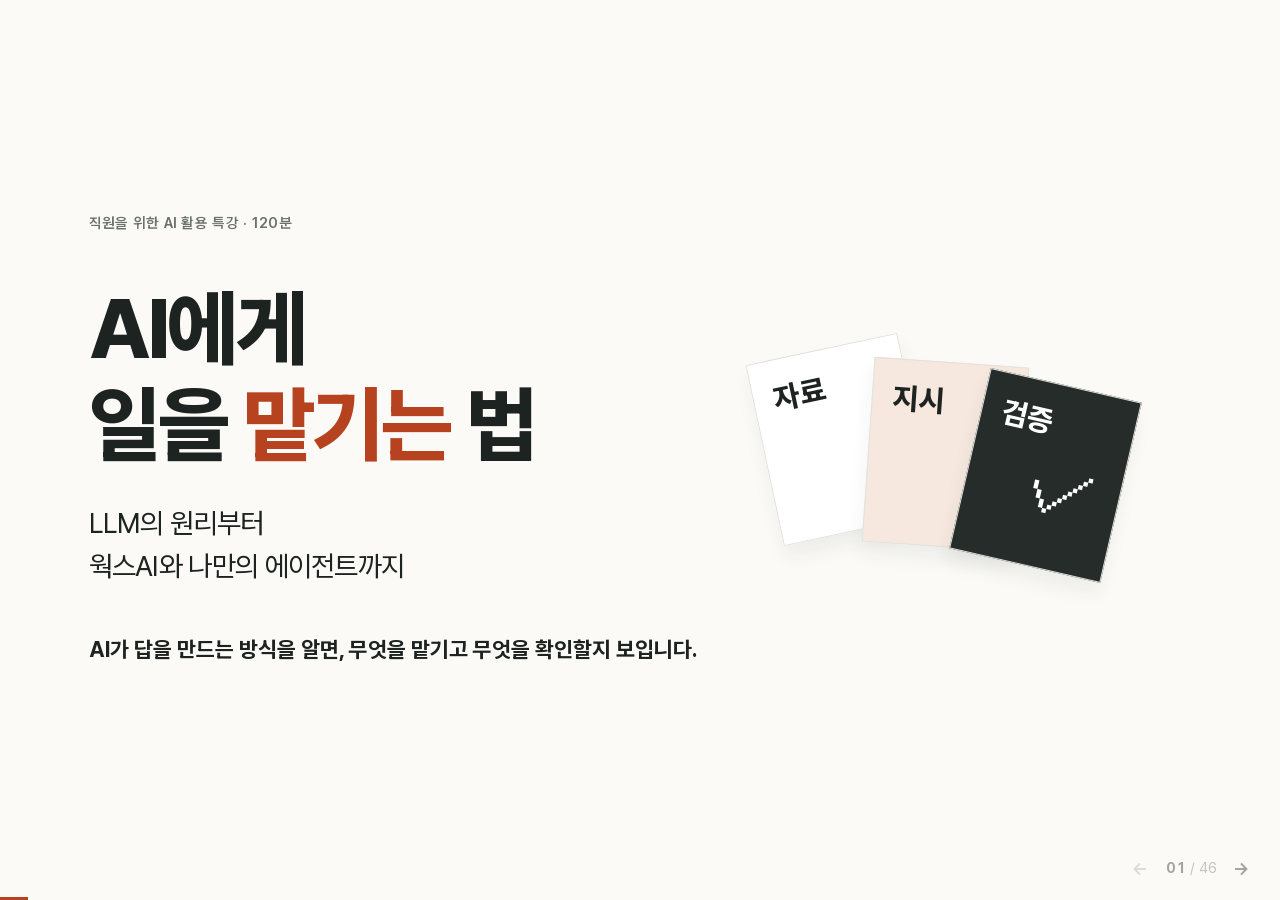
<file: presentations/llm-wrks-basics/index.html>
<!doctype html>
<html lang="ko">
  <head>
    <meta charset="utf-8" />
    <meta name="viewport" content="width=device-width, initial-scale=1" />
    <meta
      name="description"
      content="직원을 위한 120분 AI 활용 특강. LLM의 원리와 주의점부터 웍스AI 화면·전용 도구·나만의 에이전트까지."
    />
    <title>AI에게 일을 맡기는 법</title>
    <link rel="icon" href="../../assets/favicon.svg" type="image/svg+xml" />
    <link rel="stylesheet" href="../../assets/fonts/fonts.css" />
    <link rel="stylesheet" href="assets/deck.css" />
  </head>
  <body>
    <a class="skip-link" href="#deck">본문으로 이동</a>
    <main id="deck" tabindex="-1">
      <section
        class="slide cover is-active"
        data-slide
        data-chapter="시작하기"
        id="opening"
      >
        <p class="eyebrow">직원을 위한 AI 활용 특강 · 120분</p>
        <div class="cover-grid">
          <div>
            <h1>AI에게<br />일을 <em>맡기는</em> 법</h1>
            <p class="lead">LLM의 원리부터<br />웍스AI와 나만의 에이전트까지</p>
          </div>
          <div class="cover-art" aria-hidden="true">
            <div class="paper p1">자료</div>
            <div class="paper p2">지시</div>
            <div class="paper p3">검증<span>✓</span></div>
          </div>
        </div>
        <p class="takeaway">
          AI가 답을 만드는 방식을 알면, 무엇을 맡기고 무엇을 확인할지 보입니다.
        </p>
        <aside class="speaker-notes">
          권장 편성은 120분이다. 슬라이드별 배분과 90분 축약안은 저장소의
          docs/llm-wrks-lecture-plan.md를 참고한다.
          방향키로 이동, N으로 발표자 메모, F로 전체 화면, Ctrl+P로 인쇄한다. 1부의 애니메이션은 슬라이드에 들어오면 자동으로 재생되고 ‘일시정지’로 멈출 수 있다.
          시작할 때 마무리 슬라이드의 자가진단 3문항을 먼저 묻는다. 강의 시작 전에 웍스AI 로그인을 먼저 해 두도록 안내해 3부 접속 확인 시간을 줄인다.
          실습 계정과 자료 입력 허용 범위는 미리 확인해 둔다. 인터넷은 외부 링크를 열 때만 필요하다.
        </aside>
      </section>
      <section class="slide" data-slide data-chapter="시작하기" id="outcomes">
        <p class="eyebrow">오늘의 목표</p>
        <h2>원리를 알고,<br /><em>내 업무에 맞게</em> 쓰기</h2>
        <div class="three">
          <article>
            <span class="number">01</span>
            <h3>이해하기</h3>
            <p>AI가 답을 만드는<br />방식과 한계</p>
          </article>
          <article>
            <span class="number">02</span>
            <h3>조심하기</h3>
            <p>환각·슬롭·맹신을<br />알아보고 확인하기</p>
          </article>
          <article>
            <span class="number">03</span>
            <h3>활용하기</h3>
            <p>웍스AI 전용 도구와<br />나만의 에이전트</p>
          </article>
        </div>
        <p class="takeaway">원리 → 주의점 → 웍스AI 화면 → 전용 도구 → 나만의 에이전트</p>
        <aside class="speaker-notes">
          참석자에게 최근 반복해서 작성한 문서를 하나 떠올리게 한다. 코딩
          지식은 필요 없다. 강의가 끝날 때 각자 자기 업무용 에이전트 설계서를 하나 갖고 나가는 것이 목표다.
          1부의 원리는 2부의 주의점을 설명하기 위한 것이므로 용어를 외우게 하지 않는다.
        </aside>
      </section>
      <section
        class="slide"
        data-slide
        data-chapter="01 · AI가 답하는 방식"
        id="llm-model"
      >
        <p class="eyebrow">AI · 생성형 AI · LLM</p>
        <h2>LLM은 <em>다음 단어를 예측하는</em> <br />대규모 언어 모델</h2>
        <div class="two">
          <div
            class="layers"
            role="img"
            aria-label="개념도: AI 안에 생성형 AI가 있고, 그 안에 LLM이 있음"
          >
            <div class="layer l1">
              <span>AI · 판단·예측하는 기술 전반</span>
              <div class="layer l2">
                <span>생성형 AI · 텍스트·이미지 생성</span>
                <div class="layer l3"><span>LLM · 언어에 특화</span></div>
              </div>
            </div>
          </div>
          <div>
            <p class="lead">
              방대한 텍스트에서 학습한 패턴으로<br />문맥에 맞는 다음 단어를 생성합니다.
            </p>
            <div
              class="svc-box"
              role="img"
              aria-label="개념도: 서비스(웍스AI, ChatGPT)는 화면·파일 첨부·웹 검색·대화 기록 기능 안에 답을 만드는 모델(GPT-5.6 Luna, Claude Fable 5.1)을 담은 프로그램"
            >
              <p class="svc-label"><b>서비스</b> 우리가 쓰는 프로그램 · 웍스AI, ChatGPT</p>
              <div class="svc-tools" aria-hidden="true">
                <span>화면</span><span>파일 첨부</span><span>웹 검색</span><span>대화 기록</span>
              </div>
              <div class="svc-model">
                <p><b>모델</b> 답을 만드는 엔진</p>
                <small>GPT-5.6 Luna · Claude Fable 5.1</small>
              </div>
            </div>
          </div>
        </div>
        <p class="takeaway">
          웍스AI(서비스)에서 GPT-5.6 Luna(모델)를 골라 씁니다.
        </p>
        <p class="source-line">GPT-5.6 Luna: 기관 계정 기본 모델(2026-09-11 캡처) · 그 밖의 모델명 확인: 2026-09-08 · 동심원은 단순화한 개념도</p>
        <aside class="speaker-notes">
          LLM은 Large Language Model의 약자다. 모델은 단순 문장 목록이나 검색 데이터베이스가 아니라
          학습으로 조정된 수치와 계산 구조다. 요약·번역·분류·초안 등 언어 업무를 예로 든다.
          이미지도 받는 멀티모달 모델이 있지만 모든 모델이 모든 형식을 지원하지는 않는다.
          모델 예시는 2026-09-08 공식 문서에서 확인했다. 웍스AI에서 제공한다는 뜻은 아니다. 다른 서비스에서 같은 모델을
          골라도 ChatGPT의 모든 기능이 그대로 제공되지는 않는다. 기관 계약으로 실제 쓸 수
          있는 모델 목록은 따로 확인한다. 서비스는 모델에 화면·도구를 묶은 제품이다.
          비유: 모델은 엔진, 서비스는 엔진을 얹은 자동차다. 같은 엔진이라도 어떤 차에 얹었는지(파일 첨부·웹 검색·기록)에
          따라 할 수 있는 일이 달라진다. 웍스AI 첫 화면 왼쪽 위의 ‘GPT-5.6 Luna’가 바로 모델 선택 칸이다.
        </aside>
      </section>
      <section
        class="slide"
        data-slide
        data-chapter="01 · AI가 답하는 방식"
        id="tokens"
      >
        <p class="eyebrow">
          ① 나누기 · Token, 모델이 텍스트를 처리하는 단위
        </p>
        <h2>텍스트는 <em>토큰</em>으로 나뉘고<br />토큰은 <em>숫자</em>로 바뀝니다</h2>
        <div class="token-stage is-split show-id" id="token-stage">
          <p
            class="token-sentence"
            role="img"
            aria-label="예시 문장 ‘웍스AI로 회의록을 요약해줘.’가 여러 토큰으로 나뉘고, 토큰마다 번호가 붙음"
          >
            <span class="tk"><b>웍스</b><i>8123</i></span
            ><span class="tk"><b>AI</b><i>15</i></span
            ><span class="tk"><b>로</b><i>902</i></span
            ><span class="tk"><b>&nbsp;회의</b><i>3371</i></span
            ><span class="tk"><b>록</b><i>610</i></span
            ><span class="tk"><b>을</b><i>47</i></span
            ><span class="tk"><b>&nbsp;요약</b><i>5288</i></span
            ><span class="tk"><b>해</b><i>214</i></span
            ><span class="tk"><b>줘</b><i>1930</i></span
            ><span class="tk"><b>.</b><i>13</i></span>
          </p>
        </div>
        <div class="scene-bar">
          <p class="activity-caption" id="token-caption">
            문장 → 토큰 → 토큰 번호(숫자)
          </p>
          <button type="button" class="quiet scene-toggle" data-scene-toggle>
            일시정지
          </button>
        </div>
        <p class="takeaway">
          토큰 수는 글자 수와 다릅니다. 토큰을 알면 입력 길이·출력 한도·사용량을 이해하기 쉽습니다.
        </p>
        <p class="source-line">
          분할 위치와 번호는 설명용 예시 · 실제 분할은
          <a
            href="https://platform.openai.com/tokenizer"
            target="_blank"
            rel="noopener noreferrer"
            >공식 토크나이저</a
          >에서 확인
        </p>
        <aside class="speaker-notes">
          한 단어가 여러 토큰이 되기도 하고 문장부호·공백에 따라서도 나뉘는 방식이 달라진다.
          토큰 수는 언어와 토크나이저에 따라 다르며 “한글 한 글자 = 한 토큰”은 아니다.
          화면의 분할 위치와 번호는 실제 토크나이저 결과가 아니다. 인터넷이 되면 공식 토크나이저에
          짧은 한국어와 영어 문장을 넣어 본다. 숫자는 외우게 하지 않는다.
        </aside>
      </section>
      <section
        class="slide"
        data-slide
        data-chapter="01 · AI가 답하는 방식"
        id="learning"
      >
        <p class="eyebrow">② 학습하기 · 모델은 어떻게 만들어질까</p>
        <h2>엄청난 양의 데이터로<br /><em>다음 단어 맞히기</em>를 학습합니다</h2>
        <div class="learn-stage" data-css-scene>
          <div class="learn-feed" aria-hidden="true">
            <span style="--i: 0">공문</span><span style="--i: 1">기사</span
            ><span style="--i: 2">책</span><span style="--i: 3">웹 문서</span
            ><span style="--i: 4">매뉴얼</span><span style="--i: 5">대화</span>
          </div>
          <div class="learn-model" aria-hidden="true">
            <b>모델</b>
            <div class="dials">
              <i style="--d: 0"></i><i style="--d: 3"></i><i style="--d: 6"></i
              ><i style="--d: 1"></i><i style="--d: 4"></i><i style="--d: 7"></i
              ><i style="--d: 2"></i><i style="--d: 5"></i><i style="--d: 8"></i
              ><i style="--d: 4"></i><i style="--d: 1"></i><i style="--d: 6"></i>
            </div>
            <small>내부 수치</small>
          </div>
          <div class="learn-quiz">
            <p class="learn-q">“비가 와서 가방에서 ___을 꺼냈다”</p>
            <p class="learn-guess">
              <span class="g-wrong">공책 ✗</span
              ><span class="g-right">우산 ✓</span>
            </p>
            <ol class="learn-steps">
              <li>다음 단어를 예측하고</li>
              <li>틀린 만큼 수치를 조정하고</li>
              <li>이 과정을 수없이 반복합니다</li>
            </ol>
          </div>
        </div>
        <div class="scene-bar">
          <p class="activity-caption">
            결과: 언어 패턴을 학습한 수치의 집합 = 모델
          </p>
          <button type="button" class="quiet scene-toggle" data-scene-toggle>
            일시정지
          </button>
        </div>
        <p class="source-line">단순화한 설명 · 실제 학습 과정의 세부는 생략</p>
        <aside class="speaker-notes">
          학습 목표가 ‘다음 단어 예측’이라는 점만 전달한다. 모델 안에 문장이 그대로 저장된 것이 아니라
          패턴이 수치로 담긴다고 설명한다. 틀린 만큼 수치를 고친다는 표현은 단순화다.
          이 원리가 2부의 환각으로 이어진다: 모델은 그럴듯한 다음 단어를 고르도록 학습됐고,
          자연스러운 문장이 곧 사실이라는 보장은 없다.
        </aside>
      </section>
      <section
        class="slide"
        data-slide
        data-chapter="01 · AI가 답하는 방식"
        id="next-token"
      >
        <p class="eyebrow">③ 생성하기 · 다음 단어 예측</p>
        <h2>문맥을 보고, <br /><em>한 단어씩 이어 씁니다</em></h2>
        <div class="demo gen-demo" id="gen-demo">
          <div
            class="activity-controls context-choices"
            role="group"
            aria-label="예시 문맥 선택"
          >
            <button type="button" data-context="rain" aria-pressed="true">
              비 오는 날
            </button>
            <button type="button" data-context="sun" aria-pressed="false">
              햇볕이 강한 날
            </button>
          </div>
          <p class="generated" id="generated" aria-hidden="true">
            비가 와서 가방에서<span> 우산을</span><span> 꺼내</span><span> 펼쳤습니다</span><span>.</span>
          </p>
          <div class="gen-body" aria-hidden="true">
            <ol class="gen-candidates" id="gen-candidates">
              <li class="is-chosen"><span class="w">우산을</span><span class="bar"><i style="--p: 0.62"></i></span></li>
              <li><span class="w">우비를</span><span class="bar"><i style="--p: 0.24"></i></span></li>
              <li><span class="w">공책을</span><span class="bar"><i style="--p: 0.06"></i></span></li>
            </ol>
            <ol class="phase-track" id="phase-track">
              <li data-phase="score" class="is-on">① 후보별 확률 계산</li>
              <li data-phase="pick" class="is-on">② 하나 선택</li>
              <li data-phase="append" class="is-on">③ 이어 붙이고 반복</li>
            </ol>
          </div>
          <div class="scene-bar">
            <p class="demo-feedback">막대 길이는 설명용 가상 값</p>
            <button type="button" class="quiet scene-toggle" data-scene-toggle>
              일시정지
            </button>
          </div>
        </div>
        <p class="sr-only" id="gen-summary">
          예시: “비가 와서 가방에서” 다음 단어 후보(우산을·우비를·공책을)가 나오고, 하나를 골라
          붙이는 과정을 반복해 “비가 와서 가방에서 우산을 꺼내 펼쳤습니다.”를 만듭니다.
        </p>
        <p class="takeaway">답을 한 번에 만들지 않고, 단어를 하나씩 골라 문장을 완성합니다.</p>
        <p class="source-line">
          교육용 예시 · 실제 모델·확률·토큰 분할 아님
        </p>
        <aside class="speaker-notes">
          자동으로 반복 재생된다. 문맥 버튼을 바꾸면 후보가 달라지는 것을 보여 준다. 실제 생성에서는 앞 단어
          하나만이 아니라 주어진 문맥 전체를 본다. 늘 점수가 가장 높은 후보만 고르지는 않는다는 점은
          다음 슬라이드에서 다룬다. 화면의 후보는 어절 단위로 묶어 보여 준 것일 뿐 실제 토큰 경계가 아니다.
          실제 AI는 호출하지 않는다. 핵심: 모델은 사실을 찾아 오는 것이 아니라 그럴듯한 다음 단어를 고른다.
        </aside>
      </section>
      <section class="slide" data-slide data-chapter="01 · AI가 답하는 방식" id="saju">
        <p class="eyebrow">AI는 왜 사주를 잘 볼까?</p>
        <h2>맞혀서가 아니라<br /><em>풀이 글을 많이 읽어서</em></h2>
        <div class="two">
          <article class="panel">
            <span class="tag">흔한 생각</span>
            <h3>“사주는 통계라서<br />AI가 잘 맞힌다”</h3>
          </article>
          <article class="panel accent">
            <span class="tag">실제로 일어나는 일</span>
            <h3>“일간이 갑목이면…” 다음에<br />흔히 오는 말을 이어 씀</h3>
            <p>앞 슬라이드의 다음 단어 예측 그대로</p>
          </article>
        </div>
        <p class="takeaway">그럴듯함 ≠ 정확함. 자신 있는 말투도 근거는 아닙니다.</p>
        <p class="source-line">교육용 비유 · 통계인 것은 사주가 아니라 AI가 배운 말의 패턴</p>
        <aside class="speaker-notes">
          “AI한테 사주 물어본 적 있나요? 꽤 그럴듯하죠?”로 시작한다. 그럴듯한 이유는 사주가 통계라서가 아니라,
          인터넷에 사주·운세 풀이 글이 아주 많아서 모델이 ‘이런 사주 다음엔 이런 말’이라는 패턴을 학습했기 때문이다.
          앞 슬라이드처럼 문맥에 이어질 그럴듯한 단어를 고를 뿐, 그 풀이가 맞는지는 확인하지 않는다. 글이 많은 주제일수록
          답이 유창해지지만 유창함은 정확도의 증거가 아니다. 이 슬라이드는 사주의 타당성을 평가하지 않는다. 2부의
          환각·맹신 슬라이드로 이어진다.
        </aside>
      </section>
      <section
        class="slide"
        data-slide
        data-chapter="01 · AI가 답하는 방식"
        id="sampling"
      >
        <p class="eyebrow">생성형 AI · 받은 문장에 이어 쓰기</p>
        <h2>묻는 방식이 달라지면<br /><em>답도 달라집니다</em></h2>
        <div class="sample-stage" id="sample-stage">
          <p class="sample-prompt">
            <span class="tag">같은 목적</span>직원 AI 교육 안내 메일의 첫 문장
          </p>
          <p class="sr-only">
            같은 목적을 세 가지로 물었을 때의 답 예시: “첫 문장 써줘.”에는 “안녕하세요. AI 교육을 안내드립니다.”,
            “전 직원에게 보내는 공식 안내문이야. 정중하게.”에는 “직원 여러분께 AI 활용 교육 개최를 알려 드립니다.”,
            “바쁜 직원도 읽고 싶게, 짧고 가볍게.”에는 “90분이면 충분해요. AI 활용 교육에 함께해요!”
          </p>
          <div class="sample-lanes" aria-hidden="true">
            <div class="lane">
              <span class="lane-label">“첫 문장 써줘.”</span>
              <p class="lane-out" data-lane="0">안녕하세요. AI 교육을 안내드립니다.</p>
            </div>
            <div class="lane">
              <span class="lane-label">“전 직원에게 보내는 공식 안내문이야. 정중하게.”</span>
              <p class="lane-out" data-lane="1">직원 여러분께 AI 활용 교육 개최를 알려 드립니다.</p>
            </div>
            <div class="lane">
              <span class="lane-label">“바쁜 직원도 읽고 싶게, 짧고 가볍게.”</span>
              <p class="lane-out" data-lane="2">90분이면 충분해요. AI 활용 교육에 함께해요!</p>
            </div>
          </div>
        </div>
        <div class="scene-bar">
          <p class="activity-caption">질문도 문맥입니다 · 같은 질문을 다시 해도 표현은 달라질 수 있습니다(단순화한 설명).</p>
          <button type="button" class="quiet scene-toggle" data-scene-toggle>
            일시정지
          </button>
        </div>
        <p class="takeaway">
          원하는 답이 있다면, 원하는 것을 질문에 담으세요.
        </p>
        <p class="source-line">
          답 문장은 교육용 예시 · 근거:
          <a
            href="https://developers.openai.com/api/docs/guides/text"
            target="_blank"
            rel="noopener noreferrer"
            >OpenAI 텍스트 생성 안내</a
          >(생성 결과는 “non-deterministic”)
        </p>
        <aside class="speaker-notes">
          앞 슬라이드의 원리를 이어 간다: AI는 받은 문장(문맥)에 이어 쓰는 생성형 모델이라, 질문의 표현·대상·말투가
          바뀌면 고르는 단어가 달라진다. 같은 목적이라도 어떻게 묻느냐가 답의 방향을 정한다. 이것이 2부의 ‘요청을
          구체적으로’로 이어진다. 덧붙여, 공식 안내는 모델이 만드는 내용이 비결정적이라고 설명한다. 같은 질문을 다시
          해도 표현이 달라질 수 있으므로 한 번의 답을 정답처럼 여기지 않는다. 다시 물어 같은 답이 나와도 사실 확인을
          대신하지 못한다. 세 답은 교육용으로 만든 문장이며 실제 모델 출력이 아니다.
        </aside>
      </section>
      <section
        class="slide"
        data-slide
        data-chapter="01 · AI가 답하는 방식"
        id="context"
      >
        <p class="eyebrow">Context · 모델이 이번 답변에 참고하는 정보</p>
        <h2>대화가 길어지면<br /><em>앞 내용을 놓칩니다</em></h2>
        <div class="ctx-stage" id="ctx-stage">
          <div class="ctx-meter">
            <span>컨텍스트 창 · 토큰 한도</span>
            <div class="meter"><i id="ctx-fill" style="--fill: 1"></i></div>
          </div>
          <ul class="ctx-items" id="ctx-items">
            <li style="--size: 2">서비스 지시</li>
            <li style="--size: 3" class="is-out">이전 대화 ①<small>빠지거나 요약될 수 있음</small></li>
            <li style="--size: 3">이전 대화 ②</li>
            <li style="--size: 4">제공 문서</li>
            <li style="--size: 2">검색 결과</li>
            <li style="--size: 1" class="now">현재 요청</li>
          </ul>
        </div>
        <div class="scene-bar">
          <p class="activity-caption" id="ctx-caption">
            요청·대화·문서·검색 결과가 한 책상에 올라갑니다.
          </p>
          <button type="button" class="quiet scene-toggle" data-scene-toggle>
            일시정지
          </button>
        </div>
        <p class="takeaway">
          사람도 두 시간 회의 끝엔 첫 안건이 가물가물하죠. AI도 한 번에 볼 수 있는 양(<em>토큰 한도</em>)이 정해져 있습니다.
        </p>
        <p class="source-line">개념도 · 어떤 내용이 빠지거나 요약되는지는 서비스마다 다름</p>
        <aside class="speaker-notes">
          “회의가 길어지면 처음에 정한 내용이 기억나지 않던 경험”을 먼저 묻는다. AI도 비슷하다: 컨텍스트는 크기가
          정해진 책상과 같아서 대화가 길어지면 앞 내용이 빠지거나 요약되고, 남아 있어도 덜 활용될 수 있다.
          사람의 기억과 AI의 처리 방식은 다르며 이 비교는 이해를 돕는 비유일 뿐이다. 책상도 비유다. 컨텍스트는 모델이 이번 답을 만들 때 실제로 받은 정보다. 화면에 대화 기록이 보여도
          이번 모델 입력에 전부 들어가지 않을 수 있다. 서비스가 일부만 골라 넣거나 요약하거나 뺄 수
          있다. 그림에서 오래된 대화가 흐려지는 것은 한 가지 예일 뿐이다. 웍스AI가 구체적으로 어떻게
          처리하는지는 확인하지 못했으므로 단정하지 않는다. 2부의 ‘대화 나누기·요약해 넘기기’가 이 원리에서 나온다. 토큰은 모델이 텍스트를 처리하는 단위다. 한도 안에 있어도 모든 정보를 빠짐없이 쓴다는 보장은 없다(2부 ‘긴 대화 속 중요한 조건이 묻힙니다’에서 다시 다룬다).
        </aside>
      </section>
      <section class="slide" data-slide data-chapter="01 · AI가 답하는 방식" id="training-context">
        <p class="eyebrow">파일을 첨부하면 AI가 영구히 배울까요?</p>
        <h2>자료를 <em>참고하는 것</em>과<br />모델을 학습시키는 것은 다릅니다</h2>
        <div class="two">
          <article class="panel">
            <span class="tag">학습 · 모델 자체를 조정</span>
            <h3>요약하는 능력을 익히기</h3>
            <p>모델 내부 수치를 조정<br />학습 기준일 이후 정보는 모름</p>
          </article>
          <article class="panel accent">
            <span class="tag">지금 대화 · 자료를 참고</span>
            <h3>첨부한 회의록 요약하기</h3>
            <p>이번 자료를 읽고 답할 뿐<br />첨부해도 재학습하지 않음</p>
          </article>
        </div>
        <p class="takeaway">다음 대화에서도 그 파일을 안다고 여기지 마세요.</p>
        <p class="warn-line"><b>학습과 저장은 별개</b> · 보관·학습 활용 여부는 서비스 정책과 기관 설정에 따름</p>
        <p class="source-line">지식 기준일 예: GPT-6 Astra “Apr 30, 2026 knowledge cutoff” (OpenAI 모델 안내, 2026-09-11 확인)</p>
        <aside class="speaker-notes">모델마다 학습 자료의 기준일(knowledge cutoff)이 있다. 그 뒤의 규정 개정이나 일정은 모델이 스스로 알 수 없으므로 검색 결과나 첨부 자료로 넣어 주고 원문을 확인한다. 3부의 ‘생성·검색·자료 읽기’ 슬라이드가 이 원리를 화면 기능과 연결한다. 교육용 회의록 예시다. 현재 문맥을 참고하는 추론과 모델 수치를 바꾸는 학습을 구분한다. 서비스의 기억·프로젝트·문서 검색 기능으로 다른 대화에 자료가 연결될 수도 있으므로 항상 사라진다고 단정하지 않는다. 첨부해도 바로 재학습하지 않는다는 말이 저장하지 않는다는 뜻은 아니다. 5부의 에이전트도 같은 원리다: 에이전트에 올린 참고 파일은 답할 때 참고하는 자료이지 모델을 다시 학습시키는 것이 아니다. 학습은 많은 사례로 모델 내부 수치를 조정하는 과정이고, 지금 대화는 배운 능력으로 이번에 제공한 자료를 읽고 답하는 것이다. 다음 대화에서는 필요한 자료가 연결됐는지 확인하게 한다.</aside>
      </section>
      <section
        class="slide"
        data-slide
        data-chapter="02 · 쓸 때 조심할 것"
        id="traits-bridge"
      >
        <p class="eyebrow">1부의 원리 → 2부의 주의점</p>
        <h2>원리를 알면<br /><em>조심할 점</em>이 보입니다</h2>
        <ol class="bridge">
          <li>
            <span>문맥을 보고 다음 단어를 예측한다</span><b aria-hidden="true">→</b
            ><strong>요청을 구체적으로</strong>
          </li>
          <li>
            <span>컨텍스트 크기가 정해져 있다</span><b aria-hidden="true">→</b
            ><strong>대화를 나누고 요약해 넘기기</strong>
          </li>
          <li>
            <span>그럴듯한 단어를 고른다</span><b aria-hidden="true">→</b
            ><strong>환각 · 원문으로 확인</strong>
          </li>
          <li>
            <span>흔한 표현 쪽으로 기운다</span><b aria-hidden="true">→</b
            ><strong>AI 슬롭 · 내 판단과 사실 더하기</strong>
          </li>
          <li>
            <span>확률은 그럴듯함일 뿐, 사실 여부가 아니다</span><b aria-hidden="true">→</b
            ><strong>맹신 금지 · 생각은 내가</strong>
          </li>
          <li class="apart">
            <span>원리와 별개 · 기관의 규칙</span><b aria-hidden="true">→</b
            ><strong>자료 경계 · 사람의 승인</strong>
          </li>
        </ol>
        <aside class="speaker-notes">
          2부의 지도다. 위 다섯 줄의 왼쪽은 1부에서 본 특성, 오른쪽은 이번 부에서 다룰 습관이다. ‘흔한 표현 쪽으로
          기운다’는 그럴듯한 다음 단어를 고르는 방식을 단순화한 설명이다. ‘확률은 그럴듯함일 뿐’은 다음 단어 예측
          슬라이드의 막대를 떠올리게 한다: 막대는 문맥에 얼마나 자연스러운지를 뜻할 뿐 사실인지를 뜻하지 않는다.
          마지막 줄은 1부의 원리에서 나오지 않는다. 자료 입력 범위와 승인은 기관 규칙과 사람의 책임이다.
        </aside>
      </section>
      <section
        class="slide"
        data-slide
        data-chapter="02 · 쓸 때 조심할 것"
        id="before-after"
      >
        <p class="eyebrow">모델에 주는 지시 비교하기</p>
        <h2>같은 자료, <em>다른 지시</em></h2>
        <div class="two">
          <article class="panel">
            <span class="tag">요청 A</span>
            <blockquote>“회의록 정리해줘.”</blockquote>
            <p>대상·형식·미정 처리 기준을<br />AI가 추정해야 합니다.</p>
          </article>
          <article class="panel accent">
            <span class="tag">요청 B</span>
            <blockquote>
              “결정·할 일·미정을 구분해줘.<br />담당자와 기한은 원문에 있을
              때만.”
            </blockquote>
            <p>결과의 용도와 확인 기준이<br />분명해집니다.</p>
          </article>
        </div>
        <p class="takeaway">어느 요청이 업무 검토에 더 유리할까요?</p>
        <aside class="speaker-notes">
          1부에서 본 것처럼 모델은 받은 문맥을 보고 이어 쓴다. 요청 A는 빈 곳을 AI가 추정해 채우게 만든다.
          두 요청은 교육용 예시이며 실제 모델 응답 비교 실험이 아니다. B가
          결과를 보장한다고 말하지 말고 5부 실습에서 직접 확인한다.
        </aside>
      </section>
      <section
        class="slide"
        data-slide
        data-chapter="02 · 쓸 때 조심할 것"
        id="prompt"
      >
        <p class="eyebrow">Prompt · AI에게 전달하는 요청과 지시</p>
        <h2>질문보다 구체적인<br /><em>업무 지시서</em></h2>
        <div class="two builder">
          <div
            class="builder-options activity-controls"
            role="group"
            aria-label="프롬프트에 넣을 요소"
          >
            <button
              type="button"
              data-prompt-part="purpose"
              aria-pressed="false"
            >
              <strong>01 · 목적</strong><span>누가, 어디에 쓸 결과인가?</span>
            </button>
            <button
              type="button"
              data-prompt-part="source"
              aria-pressed="false"
            >
              <strong>02 · 자료</strong><span>어떤 원문을 참고하는가?</span>
            </button>
            <button
              type="button"
              data-prompt-part="constraint"
              aria-pressed="false"
            >
              <strong>03 · 조건</strong><span>반드시 지킬 기준은?</span>
            </button>
            <button
              type="button"
              data-prompt-part="format"
              aria-pressed="false"
            >
              <strong>04 · 형식</strong><span>어떤 형태로 받을 것인가?</span>
            </button>
          </div>
          <div class="prompt-card">
            <p class="tag" id="builder-count" role="status">
              0/4 요소 선택
            </p>
            <pre
              id="built-prompt"
            ><code data-source="illustration">회의록 정리해줘.</code></pre>
            <div class="response-card">
              <p class="tag">AI 응답 예시 · 교육용 문장 · <mark>물결 밑줄</mark> = 원문에 없는 내용</p>
              <ul class="response-lines" id="built-response" aria-live="polite">
                <li>회의에서 AI 교육과 관련한 다양한 논의가 오갔습니다.</li>
                <li><mark>AI 교육은 업무 혁신을 위한 중요한 기회로 평가됐습니다.</mark></li>
                <li>신청은 <mark>금요일까지</mark>, 안내 메일은 <mark>김 대리</mark>가 보냅니다.</li>
                <li></li>
              </ul>
            </div>
            <div class="builder-actions">
              <button type="button" data-copy="built-prompt">
                조립한 요청 복사</button
              ><button type="button" class="quiet" id="builder-reset">
                선택 초기화
              </button>
            </div>
          </div>
        </div>
        <p class="activity-caption">
          요소를 넣고 빼며 응답이 어떻게 바뀌는지 보세요.
        </p>
        <p class="print-only">
          목적: 팀 공유용 · 자료: 제공 회의 메모 · 조건: 없는 사실은 미정 ·
          형식: 핵심 요약 3개와 할 일 표
        </p>
        <aside class="speaker-notes">
          요소를 하나씩 켜며 아래 응답 예시가 어떻게 바뀌는지 보여 준다. 목적 → 첫 줄의 대상이 분명해지고, 자료 →
          메모에 없는 일반론이 메모의 사실로 바뀌고, 조건 → 지어낸 마감일·담당자가 ‘미정’으로 바뀌고, 형식 → 문단이
          요약 목록과 할 일 표로 바뀐다. 응답 예시는 교육용으로 만든 문장이며 실제 모델 출력이 아니다. 실제 결과는
          실습에서 직접 확인한다. 네 요소는 이 강의의 교육용 체크리스트이며 공식 표준이나 만능 공식이
          아니다. 아주 간단한 요청에 매번 네 항목을 길게 작성할 필요는 없다.
          중요한 정보가 빠지지 않았는지 확인하는 틀이다. 5부의 에이전트 지시문도 같은 틀로 쓴다. 조립한 요청은 복사한 뒤 실제 자료를 붙여 넣는다.
        </aside>
      </section>
      <section
        class="slide"
        data-slide
        data-chapter="02 · 쓸 때 조심할 것"
        id="refine"
      >
        <p class="eyebrow">후속 요청도 구체적으로</p>
        <h2>“더 잘” 대신<br /><em>바꿀 기준</em>을 알려주세요</h2>
        <div class="edit-list">
          <div>
            <s>더 잘 써줘</s
            ><span
              >전 직원에게 보내는 안내문으로 바꾸고 해야 할 일을 앞으로
              옮겨줘.</span
            >
          </div>
          <div>
            <s>짧게 해줘</s><span>결정 사항 3개와 미정 사항만 남겨줘.</span>
          </div>
          <div>
            <s>정말 맞아?</s
            ><span
              >날짜·담당자마다 원문 근거를 붙이고 근거가 없으면 표시해줘.</span
            >
          </div>
        </div>
        <p class="takeaway">초안 → 구체적인 피드백 → 원문 대조 → 최종 수정</p>
        <aside class="speaker-notes">
          좋은 프롬프트 한 번으로 끝내야 한다는 부담을 줄인다. 생성 결과를
          초안으로 보고 수정하되 AI가 제시한 근거도 정확한지 원문에서
          확인한다.
        </aside>
      </section>
      <section
        class="slide"
        data-slide
        data-chapter="02 · 쓸 때 조심할 것"
        id="context-quality"
      >
        <p class="eyebrow">
          긴 대화의 함정 · 길게 넣을 수 있음 ≠ 모두 잘 활용함
        </p>
        <h2>긴 대화 속<br /><em>중요한 조건이 묻힙니다</em></h2>
        <div class="context-strip">
          <span>예전 요청</span><span>다른 주제</span><strong>최종 조건</strong
          ><span>폐기한 초안</span><span>추가 자료</span>
        </div>
        <div class="two">
          <div>
            <h3>연구에서 관찰한 현상</h3>
            <p>긴 입력의 중간 정보를 덜 활용함<br />(일부 모델·과제)</p>
          </div>
          <div>
            <h3>업무에 적용할 습관</h3>
            <p>최종 조건은 분명히,<br />폐기한 조건은 따로 표시</p>
          </div>
        </div>
        <p class="source-line">
          <a
            href="https://arxiv.org/abs/2307.03172"
            target="_blank"
            rel="noopener noreferrer"
            >Lost in the Middle, 2023/2024</a
          >
          · 당시 평가한 모델·과제의 결과. 최신 모델 모두가 똑같이 성능이 떨어진다는
          뜻은 아님.
        </p>
        <aside class="speaker-notes">
          1부의 ‘대화가 길어지면 앞 내용을 놓칩니다’를 업무 장면으로 옮긴다: 예전 요청·폐기한 초안 사이에 최종 조건이
          끼어 있으면 AI가 그 조건을 놓칠 수 있다. 그래서 다음 슬라이드의 ‘새 대화로 나누기’가 필요하다.
          연구는 다중 문서 질의응답과 키-값 검색을 평가했다. 지금의 모든 모델에
          같은 수치나 임계 길이를 적용하지 않는다. 그림은 측정 그래프가 아닌
          개념도다. 최종 조건을 다시 전달하더라도 원문 검토는 필요하다. 연구에서는 일부 모델·과제에서 필요한 정보가 어디 있느냐에 따라 성능이 달라졌다. 업무에서는 현재 목표와 최종 조건을 분명히 쓰고, 관련 원문은 필요한 만큼만 준다.
        </aside>
      </section>
      <section
        class="slide"
        data-slide
        data-chapter="02 · 쓸 때 조심할 것"
        id="new-chat"
      >
        <p class="eyebrow">계속 대화할까, 새로 시작할까?</p>
        <h2>대화 길이보다<br /><em>같은 업무인지</em>가 기준</h2>
        <div class="scenario-panel activity-controls">
          <div class="scenario-tabs" role="group" aria-label="판단할 상황 선택">
            <button type="button" data-scenario="0" aria-pressed="true">
              상황 1</button
            ><button type="button" data-scenario="1" aria-pressed="false">
              상황 2</button
            ><button type="button" data-scenario="2" aria-pressed="false">
              상황 3
            </button>
          </div>
          <p id="scenario-question" aria-live="polite">
            회의 요약을 끝냈습니다. 같은 메모로 직원 안내 메일을 만들려 합니다.
          </p>
          <div
            class="answer-choices"
            role="group"
            aria-label="대화 진행 방식 선택"
          >
            <button
              type="button"
              data-chat-choice="continue"
              aria-pressed="false"
            >
              같은 대화에서 계속</button
            ><button type="button" data-chat-choice="new" aria-pressed="false">
              새 대화 시작</button
            ><button
              type="button"
              data-chat-choice="handoff"
              aria-pressed="false"
            >
              요약 후 새 대화
            </button>
          </div>
          <p id="scenario-feedback" class="activity-feedback" role="status">
            어떻게 이어가면 좋을까요? 하나를 고르고 이유를 비교해 보세요.
          </p>
        </div>
        <div class="print-only">
          <p>① 같은 메모로 안내 메일 작성 → 같은 대화 권장.</p>
          <p>② 회의록 작성 후 개인 여행 계획 → 새 대화 권장.</p>
          <p>
            ③ 같은 업무에서 폐기한 조건·초안이 쌓임 → 검토한 요약과 원문을 새
            대화로 넘기기.
          </p>
        </div>
        <p class="takeaway">
          새 대화는 빈 책상입니다. 필요한 자료는 다시 올려 주세요.
        </p>
        <aside class="speaker-notes">
          1부의 ‘크기가 정해진 책상’에서 나온 습관이다. 실무 권장안일 뿐 기술상 꼭 따라야 하는 규칙은
          아니다. 같은 회의로 메일을 쓰는 것은 같은 업무다. 새 대화에서 이전 파일이 자동으로 이어진다고
          가정하지 않는다. 서비스별 메모리·프로젝트·공유 지침은 따로 설정하는 기능이므로 실제
          계정에서 어떻게 동작하는지 확인한다. 새 대화를 열어도 서비스의 메모리·공유 지침 설정은 남을 수 있다. 세 상황을 차례로 골라 권장 방법을
          비교하되 틀린 답을 지적하기보다 목적과 자료가 이어지는지를 설명한다. 이전 대화와 분리하고 싶을 때 새 대화를 연다.
        </aside>
      </section>
      <section
        class="slide"
        data-slide
        data-chapter="02 · 쓸 때 조심할 것"
        id="handoff"
      >
        <p class="eyebrow">맥락을 정리해서 넘기기</p>
        <h2>새 대화에는<br /><em>정리한 요약</em>을 가져갑니다</h2>
        <div class="two">
          <div class="prompt-card">
            <pre
              id="handoff-prompt"
            ><code data-source="illustration">이 업무를 새 대화에서 이어가려고 해.
새 대화에 붙여 넣을 요약을 다음 항목으로 정리해줘.
1. 현재 목표와 결과물 형식
2. 확정한 조건과 근거
3. 폐기한 조건
4. 미정 사항과 다음 할 일
5. 다시 제공해야 할 원문 자료
확인된 사실과 추정을 구분해줘.</code></pre>
            <button type="button" data-copy="handoff-prompt">
              요약 요청 복사
            </button>
          </div>
          <div>
            <h3>사람이 한 번 더 확인</h3>
            <p>요약에도 누락·오류가 생길 수 있음</p>
            <p>원문과 대조하고<br />필요한 자료는 다시 제공</p>
          </div>
        </div>
        <aside class="speaker-notes">
          핵심 조건은 사람이 검토한 뒤 옮기고 모든 자료를 요약으로 대신하지
          않는다. 대화 길이에 특정 숫자를 정해 두고 기계적으로 끊는 방식은
          권장하지 않는다. 요약을 원문과 대조하고, 필요한 파일·근거를 새 대화에 다시 제공한다.
        </aside>
      </section>
      <section class="slide" data-slide data-chapter="02 · 쓸 때 조심할 것" id="hallucination-why">
        <p class="eyebrow">Hallucination · 환각</p>
        <h2>세종대왕이<br /><em>맥북을 던졌다고요?</em></h2>
        <div class="two">
          <article class="panel">
            <span class="tag">2023년에 알려진 실제 오류 사례</span>
            <h3>“세종대왕 맥북 던짐 사건”</h3>
            <p>없는 사건을 역사 일화처럼 꾸며 답함</p>
            <p class="source-line">사례 요약 · 당시 답변의 직접 인용 아님</p>
          </article>
          <article class="panel accent">
            <span class="tag">왜 중요한가</span>
            <h3>질문의 전제도 틀릴 수 있습니다</h3>
            <p>자연스러운 문장이 사실을 보장하지 않음</p>
          </article>
        </div>
        <p class="takeaway">환각: 사실과 다르거나 자료에 근거하지 않은 내용을 만드는 현상</p>
        <p class="source-line">출처: 삼성SDS 『ChatGPT 기술 분석 백서』(2023), 22쪽 · 현재 모델로 같은 응답을 재현한 실험은 아님</p>
        <aside class="speaker-notes">1부의 ‘한 단어씩 이어 쓰기’를 떠올리게 한다: 모델은 그럴듯한 다음 단어를 고를 뿐 사실 여부를 따로 확인하지 않는다. 삼성SDS 백서 그림 13은 2023-02-23 한국일보 보도 사례를 인용한다. 지어낸 사건이며 조선시대에 실제로 있었던 일이 아니다. 현재 모델도 이 질문에 반드시 틀린다고 말하지 않는다. 예측 중심의 사전학습, 정보와 추론의 한계, ‘모른다’고 답하기보다 추측하도록 부추기는 학습·평가 방식이 환각의 원인이 될 수 있다. 다음 슬라이드에서는 평범한 회의록에서 담당자·기한을 지어내는 문제로 넘어간다. 이 사례는 있지도 않은 사건을 묻자 ChatGPT가 역사 속 일화처럼 꾸며 답한 것이다. 문장을 자연스럽게 만든다고 사실까지 확인하는 것은 아니며, 없는 사건이나 출처도 그럴듯하게 지어낼 수 있다.</aside>
      </section>
      <section
        class="slide"
        data-slide
        data-chapter="02 · 쓸 때 조심할 것"
        id="hallucination-example"
      >
        <p class="eyebrow">회의록에서도 생기는 환각</p>
        <h2>빈칸을 채우는 순간,<br /><em>없던 사실이 생깁니다</em></h2>
        <div class="two">
          <article class="panel">
            <span class="tag">교육용 원문</span>
            <blockquote>
              “참석 신청 마감일과<br />안내 메일 담당자는 다음 회의에서 결정.”
            </blockquote>
          </article>
          <article class="panel">
            <span class="tag">근거 없는 표현 두 개를 눌러보세요</span>
            <blockquote class="hunt-sentence">
              “<button
                type="button"
                class="hunt-word"
                data-hunt="deadline"
                aria-pressed="false"
              >
                금요일까지
              </button>
              신청을 받고,<br /><button
                type="button"
                class="hunt-word"
                data-hunt="owner"
                aria-pressed="false"
              >
                김 대리</button
              >가
              <button
                type="button"
                class="hunt-word"
                data-hunt="mail"
                aria-pressed="false"
              >
                안내 메일</button
              >을 발송합니다.”
            </blockquote>
          </article>
        </div>
        <div class="feedback-row activity-controls">
          <p id="hunt-feedback" class="activity-feedback" role="status">
            0/2 발견 · 밑줄 친 표현을 원문과 대조하세요.
          </p>
          <button type="button" id="hunt-reset" class="quiet">다시 찾기</button>
        </div>
        <p class="print-only">
          정답: 금요일까지·김 대리. 신청 마감일과 안내 메일 담당자는 모두
          미정입니다.
        </p>
        <p class="source-line">
          오류를 설명하기 위해 만든 예시이며 실제 모델 응답이 아닙니다.
        </p>
        <aside class="speaker-notes">
          원문과 답변을 비교해 근거 없는 두 항목을 찾게 한다.
          말이 유창하고 구체적이며 자신 있어 보여도 정확하다는 증거는 아니다.
          그럴듯한 기한을 채워 넣으면 실제 업무에서는 잘못된 안내로 이어질 수 있다.
        </aside>
      </section>
      <section
        class="slide"
        data-slide
        data-chapter="02 · 쓸 때 조심할 것"
        id="verify"
      >
        <p class="eyebrow">환각은 줄일 수 있지만 없앨 수는 없음</p>
        <h2>근거를 주고,<br /><em>원문으로 확인합니다</em></h2>
        <ol class="steps">
          <li><b>자료 지정</b><span>“아래 자료를 근거로 답해줘.”</span></li>
          <li>
            <b>불확실성 허용</b
            ><span>“자료에 없으면 미정, 충돌하면 확인 필요로 표시해줘.”</span>
          </li>
          <li>
            <b>근거 요구</b><span>“각 결정 사항 옆에 원문 근거를 붙여줘.”</span>
          </li>
          <li>
            <b>사람이 대조</b
            ><span>숫자·날짜·이름·인용은 원문에서 직접</span>
          </li>
        </ol>
        <p class="takeaway">
          “확실해?”라고 다시 묻거나 두 모델의 답이 같아도 검증을 대신하지 못합니다.
        </p>
        <aside class="speaker-notes">
          검색하거나 자료를 주면 오류는 줄지만 환각이 사라지지는 않는다.
          출처 링크는 있는지만 보지 말고 그 주장을 실제로 뒷받침하는지 확인한다.
          계산은 계산기나 스프레드시트처럼 검증할 수 있는 도구로 다시 맞춰 본다.
          1부의 ‘같은 질문, 다른 답’과 연결한다: 다시 물어 같은 답이 나와도 사실 확인은 아니다.
        </aside>
      </section>
      <section
        class="slide"
        data-slide
        data-chapter="02 · 쓸 때 조심할 것"
        id="ai-slop"
      >
        <p class="eyebrow">AI Slop · AI 슬롭</p>
        <h2>그럴듯하지만<br /><em>내용이 없는 글</em></h2>
        <div class="two">
          <article class="panel">
            <span class="tag">슬롭의 예 · 교육용 문장</span>
            <blockquote>
              “🚀 AI, 이제는 선택이 아닌 필수! 급변하는 디지털 시대, AI는 단순한 도구를
              넘어 업무의 패러다임을 혁신하고 있습니다. ✨ 이번 교육이 여러분의 역량을
              한 단계 도약시킬 소중한 기회가 되길 바랍니다! 💡”
            </blockquote>
            <p class="why-line">이모지·과장·유행어 · 누구에게나 해당 · 날짜·숫자·할 일 없음</p>
          </article>
          <article class="panel accent">
            <span class="tag">고친 예 · 실습 자료의 사실만</span>
            <blockquote>
              “「업무 엑셀 기초」 특강은 10월 15일(목) 14시부터 2시간, 본관 세미나실에서
              진행합니다. 강사는 확정되는 대로 다시 안내합니다.”
            </blockquote>
            <p class="why-line">원문 사실 · 읽는 사람이 할 일</p>
          </article>
        </div>
        <p class="takeaway">
          AI 슬롭: 생성형 AI로 양산한 저품질 글·그림을 낮잡아 부르는 말
        </p>
        <p class="source-line">정의: 강의 담당자 제공(2026-09-11) · 두 예문은 교육용으로 만든 문장</p>
        <aside class="speaker-notes">
          1부와 연결한다: 그럴듯한 다음 단어를 고르는 방식은 흔한 표현으로 기울기 쉽다(단순화한 설명).
          그대로 쓰면 누구의 글인지, 무엇을 하라는 글인지 알 수 없다. 초안을 받으면 지울 문장부터 고르고,
          원문 사실·내 판단·읽는 사람이 할 일을 더한다. 그럴듯한 문장 사이에 틀린 사실이 섞이면 눈에 잘
          띄지 않는다는 점도 짚는다. 고친 예의 날짜·장소·미정 항목은 5부 실습 1과 같은 가상 자료다. slop은 음식물 찌꺼기·오물이라는 뜻이다.
        </aside>
      </section>
      <section
        class="slide"
        data-slide
        data-chapter="02 · 쓸 때 조심할 것"
        id="over-reliance"
      >
        <p class="eyebrow">생각하지 않는 사람들</p>
        <h2>작업은 맡겨도<br /><em>생각은 맡기지 않습니다</em></h2>
        <div class="two">
          <div>
            <h3>이런 모습이면 위험 신호</h3>
            <ul>
              <li>AI 답을 읽지 않고 그대로 붙여 넣는다</li>
              <li>“AI가 그렇게 말했어요”가 근거가 된다</li>
              <li>내 판단과 다르면 AI 쪽을 따른다</li>
            </ul>
          </div>
          <div class="panel accent">
            <h3>생각 → 요청 → 판단</h3>
            <ol>
              <li>먼저 내 답과 기준을 적는다</li>
              <li>AI에게 초안·반론을 요청한다</li>
              <li>원문과 내 기준으로 최종 판단한다</li>
            </ol>
          </div>
        </div>
        <p class="takeaway">단정적인 말투가 정확하다는 증거는 아닙니다.</p>
        <p class="source-line">실무 권장 습관 · 연구 결과를 인용한 것이 아님</p>
        <aside class="speaker-notes">
          ‘생각하지 않는 사람들’은 AI 답을 맹목적으로 따르는 사람을 뜻한다. 1부의 다음 단어 예측에서 본 것처럼
          모델은 그럴듯한 단어를 고를 뿐이고, 문장이 매끄럽거나 단정적이라는 것이 사실이라는 뜻은 아니다. 먼저 내 답을 적어 두면
          AI의 답과 비교할 기준이 생긴다. AI에게 반론이나 빠진 관점을 물어보는 것도 판단을 돕는 사용법이다.
          이 슬라이드는 연구 결과가 아니라 실무 권장 습관이다.
        </aside>
      </section>
      <section
        class="slide"
        data-slide
        data-chapter="02 · 쓸 때 조심할 것"
        id="data-boundary"
      >
        <p class="eyebrow">자료를 넣기 전에</p>
        <h2>중요한 자료·대외비는<br /><em>올리지 않습니다</em></h2>
        <div class="two">
          <article class="panel">
            <span class="tag">올려도 되는 것</span>
            <ul>
              <li>누구나 볼 수 있는 공개 문서</li>
              <li>이 강의의 가상 실습 자료</li>
              <li>내가 쓰고 있는 초안 문장</li>
            </ul>
          </article>
          <article class="panel accent">
            <span class="tag">올리면 안 되는 것</span>
            <ul>
              <li>개인정보 · 주민등록번호·연락처·학번</li>
              <li>대외비 · 계약서·입찰·심사 자료</li>
              <li>성적·상담·건강 같은 민감 기록</li>
            </ul>
          </article>
        </div>
        <p class="takeaway">애매하면 올리지 않고, 담당 부서에 먼저 묻습니다.</p>
        <p class="source-line">
          웍스AI 입력창 아래 안내: “개인정보 등 민감정보는 입력·업로드하지 마세요.” (기관 계정 화면, 2026-09-11)
        </p>
        <aside class="speaker-notes">
          어렵게 설명하지 않는다. 핵심은 한 줄이다: 중요한 자료와 대외비는 올리지 않는다. 웍스AI 첫 화면에도
          민감정보 입력 금지 안내와 개인정보·대화 내용 보안 관련 공지 제목이 보인다. 실습에는 이 강의의 가상 자료만
          사용한다. 내부 결재 예정 문서, 미공개 일정, 외부 기관과 주고받은 문서처럼 판단이 애매한 자료는 올리기 전에
          기관 지침과 담당 부서에 확인한다. 이 표는 법률 자문이 아니며 기관 지침이 우선한다. 보관 기간·열람 범위·처리
          위치는 단정하지 않는다. 신청 설문에서 참석자 3분의 2가 유료 구독이 없다고 답했다. 평소 개인 무료 계정으로
          AI를 쓰는 사람이 많다는 뜻이므로, 업무 자료는 기관이 제공한 웍스AI에서 다루도록 권하고, 개인 계정에 업무
          자료를 넣어도 되는지는 기관 기준을 따른다. 무료 서비스의 보관·학습 활용 정책은 확인하지 않았으므로
          위험하다고 단정하지 않는다.
        </aside>
      </section>
      <section
        class="slide"
        data-slide
        data-chapter="02 · 쓸 때 조심할 것"
        id="accountability"
      >
        <p class="eyebrow">“틀리면 책임은 누가 집니까?”</p>
        <h2>AI 초안도<br /><em>사람이 확인·승인합니다</em></h2>
        <div class="two">
          <div>
            <h3>사람이 맡는 일</h3>
            <p>법령 해석 · 금액 확정 · 심사 판단 · 최종 승인</p>
            <p class="why-line">AI가 썼다 ≠ 확인된 사실</p>
          </div>
          <div class="panel accent">
            <h3>남기는 기록</h3>
            <ul class="inline-check">
              <li>AI 초안 표시</li>
              <li>수치·날짜 원문 출처</li>
              <li>사람이 확인한 최종본</li>
            </ul>
          </div>
        </div>
        <p class="takeaway">
          초안은 AI · 확인과 승인은 사람
        </p>
        <p class="warn-line"><b>실무 권장안 · 기관 규정·담당 부서 지침 우선</b></p>
        <aside class="speaker-notes">
          감사·책임 질문은 이 슬라이드에서 받는다. 기관에 AI 활용 지침이 이미
          있으면 그 조항을 인용한다. 없으면 없다고 말하고 담당 부서에 확인하도록
          안내한다. 사람이 맡는 일에는 법령·규정·판례의 최종 해석, 예산 편성액과
          정산 금액의 확정, 계약·심사의 합격 여부 판단, 대외 확정 통보문의 최종본이
          포함된다. 기록으로는 초안 파일의 “AI 초안, 검토 전” 표시, 수치·날짜의 원문
          출처, 대화창이 아닌 곳에 보관한 원문 근거를 남긴다. 이 목록은 실무 권장안이며
          기관 규정이 우선한다. “결국 다 검토해야 하면 왜 쓰냐”는 질문에는 초안 작성에
          도움이 될 수 있지만 효과는 업무마다 다르므로 작성·검토 시간과 결과
          품질을 함께 비교해 판단한다고 답한다. 신청 설문에 “공문·입찰 서류의 합법성을 검토하는
          기능”을 원하는 답이 있었다. AI에게 적법 여부 판정을 맡기지 않는다. 대신 “아래 공고문에서 내가
          준 규정 조문의 요건별로 해당 문장을 찾아 표로 대조하고, 찾지 못한 요건은 [누락 확인]으로
          남겨줘”처럼 빠진 항목 목록을 받고, 적법 판단은 담당자와 소관 부서가 한다.
        </aside>
      </section>
      <section
        class="slide"
        data-slide
        data-chapter="03 · 웍스AI 화면과 실습"
        id="wrks-position"
      >
        <p class="eyebrow">웍스AI 화면 둘러보기</p>
        <h2>웍스AI <br /><em>첫 화면</em> 살펴보기</h2>
        <div class="wrks-menu-layout">
          <figure class="wrks-screenshot">
            <img
              src="assets/wrks/agent-home.png"
              alt="웍스AI 에이전트 첫 화면: 상단 메뉴, 모델 선택, 입력창과 민감정보 안내, 직원·나만의·팀 에이전트 탭"
            />
            <figcaption>기관 계정 첫 화면 · 2026-09-11 캡처(이름 가림)</figcaption>
          </figure>
          <ol class="screen-callouts">
            <li><b>상단 메뉴</b><span>회의록·슬라이드 등 결과물별 전용 메뉴</span></li>
            <li><b>모델 선택</b><span>이번 대화에 쓰는 모델 · 기본값 유지</span></li>
            <li><b>입력창과 + 버튼</b><span>요청 입력 · 자료 추가</span></li>
            <li><b>민감정보 안내</b><span>입력창 바로 아래 · 넣기 전에 확인</span></li>
            <li><b>에이전트 탭</b><span>직원 · 나만의 · 팀 에이전트</span></li>
          </ol>
        </div>
        <p class="source-line">
          메뉴·모델·권한은 계정마다 다를 수 있음 ·
          <a
            href="https://gov.wrks.ai/ko/agent"
            target="_blank"
            rel="noopener noreferrer"
            >웍스AI 열기 ↗</a
          >
        </p>
        <aside class="speaker-notes">
          1부의 용어를 화면에 연결한다: 모델 선택은 ‘모델’, 서비스 전체는 ‘서비스’, 입력창에 넣는 요청과
          자료가 ‘컨텍스트’다. 캡처는 2026-09-11 기관 계정 화면이며 인사말의 이름은 흐리게 처리했다.
          모델 변경 UI가 없거나 메뉴가 다르면 실제 화면을 기준으로 안내한다. 이 슬라이드의 링크는
          공공기관용 에이전트 경로다. 에이전트 탭은 5부에서 다시 다룬다.
        </aside>
      </section>
      <section
        class="slide"
        data-slide
        data-chapter="03 · 웍스AI 화면과 실습"
        id="wrks-menu-map"
      >
        <p class="eyebrow">메뉴 지도 · 먼저 고를 것</p>
        <h2>메뉴 이름보다<br /><em>업무 성격</em>으로 고릅니다</h2>
        <div class="wrks-menu-layout">
          <figure class="wrks-screenshot">
            <img
              src="assets/wrks/home.png"
              alt="웍스AI 홈 화면의 상단 메뉴와 에이전트 카드"
            />
            <figcaption>공개 매뉴얼 화면 · 탭 이름과 카드는 기관 계정과 다를 수 있음</figcaption>
          </figure>
          <div class="menu-map" aria-label="웍스AI 메뉴별 업무 예시(강의용 예시)">
            <article><b>에이전트</b><span>질문 · 요약 · 초안</span></article>
            <article><b>워크플로우</b><span>반복 단계 연결</span></article>
            <article><b>이미지</b><span>포스터 · 홍보물</span></article>
            <article><b>회의록</b><span>녹음 · 요약 · 할 일</span></article>
            <article><b>슬라이드</b><span>발표자료 · 안내문</span></article>
            <article><b>문서 번역</b><span>서식 유지 번역</span></article>
            <article><b>문서 작성 Pro</b><span>양식 기반 작성</span></article>
            <article><b>웍스+</b><span>목적별 단일 도구</span></article>
            <article><b>기타 <span class="menu-badge">텍스트 추출</span></b><span>사진 속 글자를 표로</span></article>
          </div>
        </div>
        <p class="source-line">
          메뉴 이름: 기관 계정 확인 2026-09-08 · 오른쪽 설명은 강의용 업무 예시 · 권한은 실습 계정에서 확인
        </p>
        <aside class="speaker-notes">
          현재 확인한 상단 메뉴는 에이전트, 워크플로우, 이미지, 회의록, 슬라이드,
          문서 번역, 문서 작성, 웍스+, 기타다. 기타를 열면 텍스트 추출이 보인다.
          실습은 대화·수정·검토가 핵심이므로 에이전트의 새 대화에서 진행하고, 전용 도구는 4부에서 소개한다.
          기관 계정에서 메뉴가 다르면 실제 화면을 기준으로 안내한다.
        </aside>
      </section>
      <section
        class="slide"
        data-slide
        data-chapter="03 · 웍스AI 화면과 실습"
        id="wrks-workflow"
      >
        <p class="eyebrow">강사 시연 · 따라 하기</p>
        <h2>업무 하나를<br /><em>네 단계</em>로 완성하기</h2>
        <ol class="steps">
          <li>
            <b>대화 시작</b
            ><span>‘에이전트’ → ‘새 대화 시작’</span>
          </li>
          <li>
            <b>모델·자료 확인</b
              ><span
                >모델은 기본값 · + 버튼으로 교육용 자료 넣기</span
              >
          </li>
          <li>
            <b>지시·수정</b
            ><span>같은 대화에서 표·말투·길이 요청</span>
          </li>
          <li>
            <b>원문 대조</b
            ><span>날짜·담당자·미정 항목 확인</span>
          </li>
        </ol>
        <p class="takeaway">
          이번 실습은 <em>에이전트</em>에서 끝까지 진행합니다.
        </p>
        <aside class="speaker-notes">
          현재 화면에서 확인되는 에이전트·모델 선택 영역·입력창의 + 버튼을
          가리킨다. ‘새 대화 시작’은 대화 목록 사이드바 안에 있으므로 사이드바가 닫혀 있으면 먼저 연다(2026-09-11 기관 계정 기준). 전용 결과물이 필요할 때만 상단 메뉴를 바꾼다. 모델 변경 UI가
          없으면 기본 모델로 진행한다. 접속이 안 되면 교육용 원문과 검토
          기준을 보며 지시서를 쓰는 활동으로 바꾼다. 상단 메뉴는 전용 결과물이 필요할 때만 바꾼다. 교육용 자료는 + 버튼 대신 입력창에 붙여 넣어도 된다.
        </aside>
      </section>
      <section
        class="slide"
        data-slide
        data-chapter="03 · 웍스AI 화면과 실습"
        id="wrks-grounding"
      >
        <p class="eyebrow">생성 · 웹 검색 · 파일 읽기</p>
        <h2>웹 검색은 기본으로 켜져 있고,<br /><em>확인은 내 몫</em>입니다</h2>
        <div class="three">
          <article>
            <h3>웹 검색 · 기본 켜짐</h3>
            <p>최신 정보도 찾아 답함<br />출처 링크·발행 시점 확인</p>
          </article>
          <article>
            <h3>파일 첨부</h3>
            <p>“이 문서를 근거로” 범위 지정<br />표·스캔 문서는 누락 확인</p>
          </article>
          <article>
            <h3>최종 확인</h3>
            <p>링크가 있다고 사실은 아님<br />주장과 원문을 직접 대조</p>
          </article>
        </div>
        <p class="takeaway">
          검색·파일로 근거를 찾기 쉬워져도 최종 답변이 사실이라는 보장은 없습니다.
        </p>
        <p class="source-line">웹 검색 기본 활성화: 강의 담당자 제공(2026-09-28)</p>
        <aside class="speaker-notes">
          웍스AI는 웹 검색이 기본으로 켜져 있다(강의 담당자 확인). 1부의 ‘학습 기준일’과 연결한다: 모델이 모르는 최신
          정보를 검색 결과로 보완한다. 다만 검색 결과를 요약하는 과정에서도 틀릴 수 있으므로 출처 링크가 실제로 그 주장을
          뒷받침하는지, 발행 시점이 최신인지 확인한다. 파일을 첨부했다고 문서 전체를 한 번에 읽었다고 여기지 말고 도구
          사용 표시와 원문을 확인한다. 파일을 줄 때는 범위를 정해 준다. 웍스AI 내부 처리 방식은 확인하지 못했으므로
          여기서 설명하지 않는다.
        </aside>
      </section>
      <section
        class="slide"
        data-slide
        data-chapter="03 · 웍스AI 화면과 실습"
        id="practice-setup"
      >
        <p class="eyebrow">실습 시작 전 · 5분</p>
        <h2><em>wrks.ai</em> 접속하기</h2>
        <div class="three">
          <article>
            <span class="number">01</span>
            <h3>접속·로그인</h3>
            <p>브라우저에서 gov.wrks.ai 열기 → 기관 계정으로 로그인</p>
          </article>
          <article>
            <span class="number">02</span>
            <h3>새 대화 열기</h3>
            <p>‘에이전트’ → ‘새 대화 시작’ · 된 사람은 손 들기</p>
          </article>
          <article>
            <span class="number">03</span>
            <h3>안 되면 짝으로</h3>
            <p>옆자리 화면을 함께 보며 검토 역할</p>
          </article>
        </div>
        <p class="takeaway">
          목표는 화면 조작이 아니라 <em>지시와 검토</em>입니다.
        </p>
        <aside class="speaker-notes">
          모든 참석자가 컴퓨터가 있는 강의실에서 진행한다. 계정은 강의 전에 일괄 발급·초기화를 요청해 두고, 도입부에서
          로그인을 먼저 해 두게 한다. 그래서 여기서는 5분만 쓴다. 기관에서 안내한 경로로 로그인해 상단 ‘에이전트’에서
          ‘새 대화 시작’까지 누르고, 된 사람은 손을 들게 한다. ‘새 대화 시작’은 대화 목록 사이드바 안에 있으므로
          사이드바가 닫혀 있으면 먼저 연다. 강사가 한 명이면 개별 로그인 문제는 강의 중에 해결하지 않는다고 미리 알리고,
          로그인·권한 문제가 있는 사람은 옆자리 사람과 한 화면을 보며 검토 역할을 맡긴다. 이때 대화형 AI를
          써 본 적 없는 사람에게 손을 들게 하고, 자주 쓰는 사람 옆으로 옮겨 앉아 실습 1·2를 짝으로 진행하게 한다.
        </aside>
      </section>
      <section
        class="slide"
        data-slide
        data-chapter="04 · 웍스AI 전용 도구"
        id="wrks-tool-guide"
      >
        <p class="eyebrow">결과물이 정해진 일 · 전용 도구</p>
        <h2>결과물에 맞는 <br /><em>도구를 고릅니다</em></h2>
        <div class="tool-menu-grid six-up">
          <article class="tool-menu-card">
            <img src="assets/wrks/notes.png" alt="회의록 작성 도구 화면" />
            <div>
              <span class="menu-kicker">기록형</span>
              <h3>회의록</h3>
              <p>녹음·파일 → 녹취·참가자·후속 조치</p>
            </div>
          </article>
          <article class="tool-menu-card">
            <img src="assets/wrks/slides.png" alt="슬라이드 도구의 새 슬라이드 설정 화면" />
            <div>
              <span class="menu-kicker">발표형</span>
              <h3>슬라이드</h3>
              <p>주제·참고자료 → 구성안 → 발표자료</p>
            </div>
          </article>
          <article class="tool-menu-card">
            <img src="assets/wrks/doc-writer.png" alt="문서 작성 Pro 첫 화면" />
            <div>
              <span class="menu-kicker">양식형</span>
              <h3>문서 작성 Pro</h3>
              <p>양식 파일 → 단락별 초안</p>
            </div>
          </article>
          <article class="tool-menu-card">
            <img src="assets/wrks/translation.png" alt="문서 번역 도구 화면" />
            <div>
              <span class="menu-kicker">문서형</span>
              <h3>문서 번역</h3>
              <p>PDF·Word·Excel·PPT 번역</p>
            </div>
          </article>
          <article class="tool-menu-card">
            <img src="assets/wrks/text-extract.png" alt="텍스트 추출 도구의 이미지 업로드 화면" />
            <div>
              <span class="menu-kicker">추출형</span>
              <h3>텍스트 추출</h3>
              <p>사진 속 글자 → 엑셀 표</p>
            </div>
          </article>
          <article class="tool-menu-card">
            <img src="assets/wrks/works-plus.png" alt="웍스+ 목적별 도구 목록 화면" />
            <div>
              <span class="menu-kicker">도구형</span>
              <h3>웍스+</h3>
              <p>뉴스·검토·분석 등 목적별 도구</p>
            </div>
          </article>
        </div>
        <p class="takeaway">
          대화로 다듬을 일은 <b>에이전트</b>, 형식이 정해진 결과물은 <b>전용 도구</b>
        </p>
        <aside class="speaker-notes">
          회의록·번역·웍스+ 화면은 공개 매뉴얼의 예시이고, 슬라이드·문서 작성·텍스트 추출은 2026-09-11
          기관 계정 화면이다. 전용 도구도 결과는 초안이다. 2부의 환각·검증 원칙이 그대로 적용된다.
          다음 세 장에서 회의록, 슬라이드, 문서 도구를 차례로 본다.
        </aside>
      </section>
      <section
        class="slide"
        data-slide
        data-chapter="04 · 웍스AI 전용 도구"
        id="tool-notes"
      >
        <p class="eyebrow">회의록 · 녹음에서 할 일까지</p>
        <h2>받아 적기는 맡기고<br /><em>결정은 확인합니다</em></h2>
        <div class="tool-detail">
          <figure class="wrks-screenshot">
            <img
              src="assets/wrks/meeting-notes.png"
              alt="회의록 화면: 녹취, 회의 참가자, 추출된 후속 조치 패널과 회의록 사용 안내"
            />
            <figcaption>회의 내용은 흐리게 처리 · 기관 계정 2026-09-11</figcaption>
          </figure>
          <dl class="tool-facts">
            <div><dt>넣는 것</dt><dd>파일 업로드 · 바로 녹음</dd></div>
            <div><dt>받는 것</dt><dd>녹취 · 회의 참가자 · 추출된 후속 조치</dd></div>
            <div><dt>내보내기</dt><dd>이메일 전송(PDF) · 내려받기(PDF·HWPX·텍스트)</dd></div>
            <div class="check"><dt>확인할 것</dt><dd>이름·숫자·결정은 녹음과 대조 · 담당·기한은 회의에서 정한 것만</dd></div>
          </dl>
        </div>
        <p class="source-line">화면 안내 문구 기준 · 업로드·녹음·생성 결과는 시험하지 않음</p>
        <aside class="speaker-notes">
          녹음은 참석자에게 알리고 기관 규정을 따른다. 받아쓰기와 요약에도 오류가 섞일 수 있으므로
          2부의 환각 예시처럼 원문(녹음)과 대조한다. 특히 후속 조치의 담당자·기한이 회의에서 실제로
          정해졌는지 본다. 내보내기 형식은 화면의 ‘회의록 사용 안내’ 문구를 옮긴 것이다.
        </aside>
      </section>
      <section
        class="slide"
        data-slide
        data-chapter="04 · 웍스AI 전용 도구"
        id="tool-slides"
      >
        <p class="eyebrow">슬라이드 · 발표자료 초안</p>
        <h2>발표자료는<br /><em>구성안부터 확인합니다</em></h2>
        <div class="tool-detail">
          <figure class="wrks-screenshot">
            <img
              src="assets/wrks/slides.png"
              alt="웍스AI 슬라이드의 새 슬라이드 설정 화면: 1. 설정, 2. 구성안, 3. 초안·다듬기 단계와 입력 항목"
            />
            <figcaption>웍스AI 슬라이드(BETA) · 기관 계정 2026-09-11(계정명 가림)</figcaption>
          </figure>
          <dl class="tool-facts">
            <div><dt>순서</dt><dd>1. 설정 → 2. 구성안 → 3. 초안·다듬기</dd></div>
            <div><dt>넣는 것</dt><dd>제목 · 핵심 메시지 · 요청사항 · 참고자료 파일·링크</dd></div>
            <div><dt>정하는 것</dt><dd>장 수 · 슬라이드 크기 · 언어 · 대상과 목적</dd></div>
            <div class="check"><dt>확인할 것</dt><dd>수치·출처는 참고자료와 대조 · 슬롭 문장은 지우기</dd></div>
          </dl>
        </div>
        <p class="source-line">화면 입력 항목 기준 · 생성 결과는 시험하지 않음</p>
        <aside class="speaker-notes">
          구성안 단계에서 흐름부터 고치는 것은 실무 권장안이다. 요청사항 칸에는 2부의 네 요소(목적·자료·조건·형식)를
          그대로 쓰면 된다. 참고자료 파일은 PDF·한글·워드·엑셀·PPT 등을 받는다고 화면에 안내돼 있다.
          자료 입력 허용 범위는 2부 기준을 따른다.
        </aside>
      </section>
      <section
        class="slide"
        data-slide
        data-chapter="04 · 웍스AI 전용 도구"
        id="tool-docs"
      >
        <p class="eyebrow">문서 작성 · 문서 번역 · 텍스트 추출</p>
        <h2>문서 형식이 정해진 일은<br /><em>전용 도구</em>로</h2>
        <div class="tool-menu-grid three-up">
          <article class="tool-menu-card">
            <img src="assets/wrks/doc-writer.png" alt="문서 작성 Pro 첫 화면: 양식 하나만 올리면 알아서 작성" />
            <div>
              <span class="menu-kicker">문서 작성 Pro</span>
              <h3>양식에 맞춰 쓰기</h3>
              <p>양식을 올리면 단락별 초안<br />HWP·Word·PDF</p>
            </div>
          </article>
          <article class="tool-menu-card">
            <img src="assets/wrks/translation.png" alt="문서 번역 도구 화면" />
            <div>
              <span class="menu-kicker">문서 번역</span>
              <h3>파일 그대로 번역하기</h3>
              <p>PDF·Word·Excel·PPT 번역</p>
            </div>
          </article>
          <article class="tool-menu-card">
            <img src="assets/wrks/text-extract.png" alt="텍스트 추출 도구: 이미지 파일 업로드 화면" />
            <div>
              <span class="menu-kicker">텍스트 추출</span>
              <h3>이미지 속 글자 추출하기</h3>
              <p>명함·영수증 이미지 → 엑셀 표</p>
            </div>
          </article>
        </div>
        <p class="takeaway">
          결과는 모두 초안 · 숫자·고유명사·조항은 원본과 대조합니다.
        </p>
        <p class="source-line">각 화면 문구 기준(문서 번역은 공개 매뉴얼, 나머지는 기관 계정 2026-09-11) · 업로드·생성 결과는 시험하지 않음</p>
        <aside class="speaker-notes">
          텍스트 추출 화면은 영수증·명함은 사진 한 장에 문서 하나씩, 같은 종류끼리 올리라고 안내한다.
          변환 파일은 2주간 내려받을 수 있다고 적혀 있다. 문서 작성 Pro는 ‘양식 하나만 올리면 알아서
          작성’하고 단락마다 바로 보며 되돌릴 수 있다고 소개한다. 모두 화면 문구이며 실제 품질은 시험하지
          않았다. 숫자 정산은 AI 결과를 그대로 쓰지 않고 원본과 계산으로 다시 맞춘다. 텍스트 추출은 같은 종류 이미지를 최대 20장까지 올릴 수 있다(기관 계정 화면 문구).
        </aside>
      </section>
      <section
        class="slide"
        data-slide
        data-chapter="05 · 나만의 에이전트"
        id="agent-what"
      >
        <p class="eyebrow">나만의 에이전트</p>
        <h2>매번 붙여 넣는 지시를<br /><em>에이전트로 저장</em>합니다</h2>
        <div
          class="agent-build"
          role="img"
          aria-label="개념도: 지시문, 참고자료, 도구를 합치면 에이전트가 됨"
        >
          <span class="piece">지시문<small>역할·말투·규칙</small></span
          ><b aria-hidden="true">+</b
          ><span class="piece">참고자료<small>규정·양식·예시</small></span
          ><b aria-hidden="true">+</b
          ><span class="piece">도구<small>법령·검색 등</small></span
          ><b aria-hidden="true">=</b
          ><span class="piece agent">에이전트<small>필요할 때 불러 쓰기</small></span>
        </div>
        <div class="agent-examples">
          <article>
            <b>공문다듬이</b>
            <span>공문서 규정·편람을 참고해 다듬기</span>
          </article>
          <article>
            <b>메일다듬이</b>
            <span>수신자·목적에 맞게 다듬기</span>
          </article>
          <article>
            <b>규정길잡이</b>
            <span>학교 규정·국가법령정보로 답하기</span>
          </article>
        </div>
        <p class="takeaway">같은 지시를 매번 붙여 넣고 있다면 에이전트 후보입니다.</p>
        <p class="source-line">예시: 기관 계정 ‘직원 에이전트’ 카드 문구 요약(2026-09-11) · 성능은 시험하지 않음</p>
        <aside class="speaker-notes">
          에이전트는 2부의 업무 지시서(목적·자료·조건·형식)를 저장해 두고 다시 불러 쓰는 것이라고 설명한다.
          1부와 연결: 참고자료는 답할 때 참고하는 자료이지 모델을 다시 학습시키는 것이 아니다.
          세 예시는 이미 기관 계정의 ‘직원 에이전트’ 탭에 있는 카드다. 먼저 이것을 써 보고, 내 업무에 맞는
          것이 없으면 ‘나만의 에이전트’를 만든다. 신청 설문에서 AI에 맡기고 싶다고 가장 많이 적은 일은
          공문·보고서·계획서 작성, 엑셀·한글 작업, 설문·만족도 결과 요약이었다. “교원대 공문 양식에 맞춰
          달라”는 요청은 공문다듬이나, 기존 공문을 참고자료로 올린 나만의 에이전트로 연결해 설명한다.
        </aside>
      </section>
      <section
        class="slide"
        data-slide
        data-chapter="05 · 나만의 에이전트"
        id="agent-form"
      >
        <p class="eyebrow">나만의 에이전트 → ＋ 에이전트 만들기</p>
        <h2>화면 항목이 곧 <br /><em>세 가지 구성 요소</em>입니다</h2>
        <div class="form-shots">
          <figure>
            <img
              src="assets/wrks/agent-create-basic.png"
              alt="에이전트 만들기 대화상자 윗부분: 에이전트 유형, 모델 선택, 에이전트 이름, 아이콘, 설명"
            />
            <figcaption><b>기본 정보</b>유형 · 모델 · 이름 · 설명</figcaption>
          </figure>
          <figure>
            <img
              src="assets/wrks/agent-create-prompt.png"
              alt="에이전트 만들기 대화상자 가운데: 프롬프트, 대화 시작 가이드, 참고할 파일 올리기"
            />
            <figcaption><b>① 지시문 · ② 참고자료</b>프롬프트(필수) · 대화 시작 가이드 · 참고 파일</figcaption>
          </figure>
          <figure>
            <img
              src="assets/wrks/agent-create-tools.png"
              alt="에이전트 만들기 대화상자 아랫부분: 업무 수행 중 이용 가능한 도구 선택, 최대 5개"
            />
            <figcaption><b>③ 도구</b>필요한 것만 · 최대 5개</figcaption>
          </figure>
        </div>
        <p class="takeaway">
          프롬프트 칸의 요술봉은 한두 줄 역할 설명을 더 자세한 지시문으로 바꿔 줍니다. 바뀐 내용은 꼭 읽고 고칩니다.
        </p>
        <p class="source-line">기관 계정 2026-09-11 화면 · 계정 연결 상태 가림 · 저장하지 않고 닫음</p>
        <aside class="speaker-notes">
          유형은 대화형(기본)과 링크형이 있다. 필수 항목은 모델 선택, 에이전트 이름, 프롬프트다.
          대화 시작 가이드는 사용자가 누를 예상 질문 버튼으로 0~6개를 만들 수 있다. 참고 파일은 파일당 최대
          100MB로 안내돼 있다. 도구는 계정을 연결해서 쓰는 것(메일·일정·드라이브 등)과 바로 쓸 수 있는 것
          (국가법령정보·국가통계포털 등)으로 나뉜다. 참고 파일에도 2부의 자료 입력 기준이 똑같이 적용된다.
        </aside>
      </section>
      <section
        class="slide"
        data-slide
        data-chapter="05 · 나만의 에이전트"
        id="example-report"
      >
        <p class="eyebrow">에이전트 예시 1 · 보고서 작성</p>
        <h2>보고서 형식은<br /><em>지시문에 적어 둡니다</em></h2>
        <div class="two sketch">
          <div class="prompt-card">
            <pre
              id="example-report-prompt"
            ><code data-source="illustration">[이름] 보고서 작성 도우미
[역할] 너는 교원대 부서의 특강·행사
결과 보고서 초안을 쓰는 도우미야.
[골격] □ 추진 배경 → □ 개요 → □ 내용
→ □ 참석자 현황 → □ 만족도 조사 결과
→ □ 향후 개선 방안
[문체] 개조식, 기호는 □ > ○ > - > ※,
명사형 종결, 날짜는 2026. 9. 28. 형식
[하지 말 것] 자료에 없는 수치·날짜는
[확인 필요]로 남겨.</code></pre>
            <button type="button" data-copy="example-report-prompt">지시문 복사</button>
          </div>
          <dl class="job-hints">
            <div><dt>참고자료</dt><dd>지난 결과 보고서 1건 · 행사 메모 · 만족도 집계표</dd></div>
            <div><dt>결과</dt><dd>1쪽 개조식 초안</dd></div>
            <div><dt>확인할 것</dt><dd>[확인 필요] 칸 · 수치를 원자료와 대조 · 현황에 개선안이 섞였는지</dd></div>
          </dl>
        </div>
        <p class="source-line">형식: 교원대 부서 보고서 관행(강사 정리, 2026-09-28) · 지시문 예시 · 결과는 시험하지 않음</p>
        <aside class="speaker-notes">
          신청 설문에서 가장 많이 나온 요청이 보고서·계획서·공문 작성과 “교원대 스타일” 양식이었다. 형식은
          말로 설명하는 것보다 지시문에 골격·기호·문체를 적고, 같은 부서의 지난 보고서를 참고자료로 주는
          편이 낫다. 골격은 특강·행사 결과 보고의 교원대 관행을 따랐다. 계획 보고라면 추진 배경 → 현황 및
          문제점 → 개선 방안 → 추진 계획으로 바꾼다. 결론은 추진 배경 끝의 “⇒ …필요” 한 줄에 둔다. 현황
          칸에 개선안을 섞지 않고, 끝에 “끝.”을 쓰지 않는다. 가장 중요한 줄은 마지막 줄이다. 참석 인원·
          만족도 점수를 AI가 그럴듯하게 채우면 2부의 환각이 그대로 보고서에 들어간다. 참고 보고서는 허용
          범위 안의 문서만 올린다.
        </aside>
      </section>
      <section
        class="slide"
        data-slide
        data-chapter="05 · 나만의 에이전트"
        id="example-survey"
      >
        <p class="eyebrow">에이전트 예시 2 · 설문 요약</p>
        <h2>설문 요약은<br /><em>묶고 인용하고, 계산은 엑셀로</em></h2>
        <div class="two sketch">
          <div class="prompt-card">
            <pre
              id="example-survey-prompt"
            ><code data-source="illustration">[이름] 만족도 요약 도우미
[역할] 너는 설문 결과를 보고서용으로
정리하는 도우미야.
[입력] 이름·학번 열을 지운 응답 표
[답변 형식] ① 주관식을 주제 3~5개로 묶기
② 주제마다 대표 응답 1개를 원문 그대로
③ 개선 제안 3개, 근거 응답 번호 표시
[하지 말 것] 평균·비율은 직접 계산하지
말고 엑셀 수식으로 알려 줘.</code></pre>
            <button type="button" data-copy="example-survey-prompt">지시문 복사</button>
          </div>
          <dl class="job-hints">
            <div><dt>참고자료</dt><dd>설문 문항지 · 개인정보를 지운 응답 표</dd></div>
            <div><dt>결과</dt><dd>주제별 요약표 · 개선 제안</dd></div>
            <div><dt>확인할 것</dt><dd>응답 수·평균은 엑셀에서 · 인용이 원문과 같은지 · 소수 의견이 빠졌는지</dd></div>
          </dl>
        </div>
        <p class="source-line">지시문 예시 · 결과는 시험하지 않음</p>
        <aside class="speaker-notes">
          설문·만족도 결과 요약, 프로그램 성과 분석, 엑셀 작업 요청이 이 예시에 해당한다. AI는 비슷한 응답을
          묶고 대표 문장을 고르는 일은 잘하지만, 숫자 계산은 다음 조각을 맞히는 방식이라 틀릴 수 있다. 그래서
          계산은 엑셀 수식으로 받아 직접 실행한다. 대표 응답을 원문 그대로 인용하게 하면 AI가 응답을 바꿔
          쓰거나 지어냈는지 대조할 수 있다. 근거 응답 번호도 같은 목적이다. 요약된 결과는 예시 1의 결과
          보고서 “만족도 조사 결과” 칸으로 이어진다. 응답 표에서 이름·학번·연락처 열은 올리기 전에 지운다.
        </aside>
      </section>
      <section
        class="slide"
        data-slide
        data-chapter="05 · 나만의 에이전트"
        id="example-reply"
      >
        <p class="eyebrow">에이전트 예시 3 · 문의 회신</p>
        <h2>회신은<br /><em>우리 부서 자료로만</em></h2>
        <div class="two sketch">
          <div class="prompt-card">
            <pre
              id="example-reply-prompt"
            ><code data-source="illustration">[이름] 문의 회신 도우미
[역할] 너는 ○○팀으로 온 문의 메일에
회신 초안을 쓰는 도우미야.
[참고자료] 올린 안내문·규정·FAQ만 근거로 써.
[답변 형식] 인사 → 답변(근거 문서 이름)
→ 추가 문의처, 5문장 안팎
[하지 말 것] 자료에 없는 질문은 추측하지
말고 “담당자 확인 후 다시 안내드리겠습니다”로 써.</code></pre>
            <button type="button" data-copy="example-reply-prompt">지시문 복사</button>
          </div>
          <dl class="job-hints">
            <div><dt>참고자료</dt><dd>부서 안내문 · 관련 규정 · 자주 받는 질문</dd></div>
            <div><dt>결과</dt><dd>보내기 전 회신 초안</dd></div>
            <div><dt>확인할 것</dt><dd>근거 문서에 정말 그 내용이 있는지 · 받는 사람 · 보내기는 사람이</dd></div>
          </dl>
        </div>
        <p class="source-line">지시문 예시 · 결과는 시험하지 않음</p>
        <aside class="speaker-notes">
          수신 메일 답장, 공람 문서 안내 메일 요청이 이 예시에 해당한다. 직원 에이전트의 메일다듬이는 쓴
          메일을 다듬고, 이 에이전트는 우리 부서 안내문을 근거로 답한다는 점이 다르다. 근거 문서 이름을 답에
          넣게 하면 받는 사람도, 보내는 사람도 출처를 확인할 수 있다. 자료에 없는 질문을 추측하지 않게 하는
          줄이 2부 환각 대책을 지시문으로 옮긴 것이다. 자동 발송은 워크플로우와 연결 도구의 문제이고, 연결된
          도구로 보낼 수 있더라도 보내기 전에 사람이 확인한다.
        </aside>
      </section>
      <section
        class="slide"
        data-slide
        data-chapter="05 · 나만의 에이전트"
        id="practice-run"
      >
        <p class="eyebrow">실습 1 · 15분</p>
        <h2>지시문과 자료를 넣고<br /><em>결과를 대조합니다</em></h2>
        <div class="two sketch">
          <div class="prompt-card">
            <pre
              id="practice-material"
            ><code data-source="illustration">[가상 자료 — 「업무 엑셀 기초」 특강 메모]
일시: 2026. 10. 15.(목) 14:00~16:00
장소: 본관 세미나실 · 신청: 32명
강사: 외부 강사 1명(이름은 공문 확인 후 기재)
참석 인원: 출석부 확인 전 · 만족도 점수: 집계 전
[주관식 응답]
1. 실습 시간이 짧았음
2. 예제가 실제 업무와 비슷해서 좋았음
3. 자료를 미리 받고 싶음
4. 실습 시간을 늘려 주세요
5. 강의실 PC가 느렸음
6. 다음에는 피벗 테이블도 배우고 싶음</code></pre>
            <button type="button" data-copy="practice-material">실습 자료 복사</button>
          </div>
          <dl class="job-hints steps-hints">
            <div><dt>① 새 대화 열기</dt><dd>‘에이전트’ → ‘새 대화 시작’ → 아래 입력창</dd></div>
            <div>
              <dt>② 지시문 붙여 넣기</dt>
              <dd>
                <button type="button" data-copy="example-report-prompt">예시 1 보고서</button>
                <button type="button" data-copy="example-survey-prompt">예시 2 설문 요약</button>
              </dd>
            </div>
            <div><dt>③ 자료 이어 붙이기</dt><dd>왼쪽 가상 자료를 같은 입력창에 이어 붙이고 전송</dd></div>
            <div><dt>④ 대조하기</dt><dd>날짜·숫자·인용을 자료와 한 줄씩</dd></div>
          </dl>
        </div>
        <aside class="speaker-notes">
          입력 2분, 결과 읽기 5분, 자료와 대조 5분, 짝과 비교 3분. 지시문과 자료는 한 메시지에 함께 붙여 넣어도
          된다. 예시 3(문의 회신)은 부서 안내문이 있어야 하므로 실습에서 빼고 설명만 한다. 빨리 끝난 사람은
          나머지 예시로 한 번 더 돌린다. 참석 인원·만족도 점수·강사 이름이 자료에 없다는 사실을 먼저 짚고
          시작한다. AI가 이 칸을 [확인 필요]로 남겼다면 좋은 결과다. 오류를 일부러 끌어내려고 같은 요청을
          반복하지 않는다. 처음 쓰는 사람이 많으면 강사 화면으로 ①~③을 한 단계씩 함께 누른 뒤 대조를 시작한다.
        </aside>
      </section>
      <section
        class="slide"
        data-slide
        data-chapter="05 · 나만의 에이전트"
        id="practice-check"
      >
        <p class="eyebrow">실습 1 정답의 기준</p>
        <h2>이 항목이 남았다면<br /><em>검토 통과</em></h2>
        <div class="two">
          <article class="panel">
            <h3>자료 그대로</h3>
            <ul>
              <li>2026. 10. 15.(목) 14:00~16:00 · 본관 세미나실</li>
              <li>신청 32명 · 주관식 6건</li>
              <li>설문 요약: 실습 시간 요청 1·4번이 한 주제로</li>
              <li>대표 응답 인용이 원문과 같음</li>
            </ul>
          </article>
          <article class="panel accent">
            <h3>[확인 필요]</h3>
            <ul>
              <li>실제 참석 인원</li>
              <li>만족도 점수</li>
              <li>강사 이름</li>
            </ul>
            <p>없던 숫자를 채우지 않아야 합니다.</p>
          </article>
        </div>
        <aside class="speaker-notes">
          정답 문장이 하나로 정해져 있지는 않다. 자료에 있는 사실을 유지하고, 없는 값을 [확인 필요]로 남기면
          된다. 신청 32명을 참석 인원으로 바꿔 쓰거나 만족도 점수를 만들어 넣었다면 2부의 환각이 보고서에
          그대로 들어간 사례로 다룬다. 설문 요약은 주제 묶음이 조금 달라도 되지만, 각 주제의 근거 응답 번호가
          실제 응답과 맞아야 한다. 결과를 발표할 때 실제 업무 정보를 공유하지 않는다.
        </aside>
      </section>
      <section
        class="slide"
        data-slide
        data-chapter="05 · 나만의 에이전트"
        id="practice-apply"
      >
        <p class="eyebrow">실습 2 · 내 업무로 에이전트 설계 · 20분</p>
        <h2>회의록 말고,<br /><em>내가 매주 하는 일</em>로</h2>
        <ol class="sketch-steps">
          <li><b>①</b> 이번 주 반복한 일 5개 적기</li>
          <li><b>②</b> 하나 고르기</li>
          <li><b>③</b> 설계서 채우기</li>
          <li><b>④</b> 짝과 바꿔 읽기</li>
        </ol>
        <div class="two sketch">
          <div class="prompt-card">
            <pre
              id="agent-sketch"
            ><code data-source="illustration">[이름] ○○ 도우미
[역할] 너는 ○○팀의 ○○ 업무를 돕는 도우미야.
[참고자료] 올린 규정·양식·지난 예시만 근거로 써.
[답변 형식] ○○에게 보낼 ○○ 형식으로.
[하지 말 것] 자료에 없는 날짜·금액·담당자는
지어내지 말고 ‘확인 필요’로 표시해.
[대화 시작 가이드] 자주 받는 요청 2~3개</code></pre>
            <button type="button" data-copy="agent-sketch">설계서 복사</button>
          </div>
          <dl class="job-hints">
            <div><dt>공문 · 보고서</dt><dd>요건 · 근거 조문 · 기존 양식</dd></div>
            <div><dt>설문 · 만족도 요약</dt><dd>응답 묶기 · 대표 응답 인용</dd></div>
            <div><dt>엑셀 · 한글</dt><dd>수식·서식 방법 · 계산은 엑셀에서</dd></div>
            <div><dt>계획서 · 회의자료</dt><dd>지난 문서 참고 · 바뀐 항목만 입력</dd></div>
          </dl>
        </div>
        <p class="warn-line">
          <b>기관 규정 우선</b> · 실습은 <b>가상 자료만</b> · 실제 문서는
          <a class="text-link" href="#data-boundary">허용 범위</a> 확인 후 적용
        </p>
        <aside class="speaker-notes">
          반복 업무 5개 적기 5분, 하나 골라 설계서 쓰기 10분, 짝과 바꿔 읽고 고치기 5분. 매주나 매달
          반복되고, 결과물이 글이며, 개인정보 없이 설명할 수 있는 일을 고르게 한다. 5개를 못 채우는 사람에게는
          오른쪽 네 칸을 보고 떠올리게 한다. 설계서는 종이나 메모장에 먼저 쓴다. 저장까지 해 볼 시간이 있으면
          ‘나만의 에이전트’에서 만들어 보되 참고 파일은 올리지 않는다. 오른쪽 네 칸은 뼈대 예시이며 완성된
          프롬프트가 아니다. 네 칸은 신청 설문에서 가장 많이 나온 요청(공문·보고서, 엑셀·한글, 설문 요약,
          계획서·회의자료)에 맞췄다. 공문·보고서는 “근거
          규정은 내가 준 조문만 쓰고, 없으면 [근거 확인 필요]로 남겨줘.”처럼 늘려 쓰고, 기관 양식은 허용
          범위 안의 기존 공문을 참고자료로 준다. 설문 요약은 이름·학번 열을 지운 응답만 쓰고, 주제별로 묶은
          뒤 주제마다 대표 응답을 원문 그대로 인용하게 한다. 응답 수 집계는 엑셀에서 따로 확인한다.
          엑셀·한글은 계산 결과가 아니라 “부서별 합계를 내는 수식과 사용법”처럼 방법을 묻고, 수식은 엑셀에서
          직접 실행해 확인한다. 계획서·회의자료는 허용 범위 안의 지난 문서를 참고자료로 주고 올해 바뀐 항목만 입력한다. 일정·예산·
          인원처럼 새로 정할 값은 [확인 필요]로 남기게 한다. 실제 업무
          자료를 이 자리에서 입력하지 않도록 막는다.
        </aside>
      </section>
      <section
        class="slide"
        data-slide
        data-chapter="05 · 나만의 에이전트"
        id="workflow-preview"
      >
        <p class="eyebrow">
          한 걸음 더 · 워크플로우
        </p>
        <h2>정해진 순서로 반복하면 <br /><em>워크플로우</em></h2>
        <div class="wrks-menu-layout">
          <figure class="wrks-screenshot">
            <img
              src="assets/wrks/workflow.png"
              alt="워크플로우 첫 화면: ‘내 업무에 딱 맞는 자동화, 1분 안에’ 제목과 예약 실행 단계가 이어진 튜토리얼 그림"
            />
            <figcaption>기관 계정 워크플로우 첫 화면 · 2026-09-11</figcaption>
          </figure>
          <div class="versus">
            <article>
              <h3>에이전트</h3>
              <p>대화하며 돕는 도우미</p>
              <small>필요할 때 불러서 요청</small>
            </article>
            <article class="accent">
              <h3>워크플로우</h3>
              <p>여러 단계를 정해진 순서로 실행</p>
              <small>말로 설명해 만들고 예약 실행</small>
            </article>
          </div>
        </div>
        <p class="takeaway">
          먼저 에이전트로 한 단계를 다듬고, 반복되는 흐름이 보이면 워크플로우로 확장합니다.
        </p>
        <p class="source-line">화면 문구: “코드 한 줄 없이, 말로 만들면 끝.” · 생성·실행은 시험하지 않음</p>
        <aside class="speaker-notes">
          화면의 튜토리얼 그림에는 예약 실행으로 시작해 검색과 AI 요약 단계가 이어지는 흐름이 보인다.
          자동으로 도는 만큼 중간 결과를 사람이 보지 않고 넘어갈 수 있으므로 결과 검토 단계를 꼭 넣는다.
          이 순서(에이전트 먼저, 워크플로우 나중)는 실무 권장안이다.
        </aside>
      </section>
      <section
        class="slide"
        data-slide
        data-chapter="05 · 나만의 에이전트"
        id="wrks-limits"
      >
        <p class="eyebrow">“이 일도 AI가 해주나요?”</p>
        <h2>문서 작성은 AI가,<br /><em>시스템 작업은 연동이 필요합니다</em></h2>
        <div class="three">
          <article>
            <h3>대화창에서 바로</h3>
            <p>공문·보고서 초안 · 설문 요약 · 번역 · 엑셀 수식 설명(계산은 엑셀에서)</p>
          </article>
          <article>
            <h3>연결한 도구로</h3>
            <p>메일·일정·드라이브 등 계정을 연결한 도구</p>
          </article>
          <article>
            <h3>연동 없이는 불가</h3>
            <p>목록에 없는 시스템<br />예: 공람 처리 · 결재선 지정 · 강의실 예약</p>
          </article>
        </div>
        <p class="takeaway">
          도구 목록에 없는 업무 시스템은 AI가 처리할 수 없습니다.
        </p>
        <p class="warn-line">
          <b>연결 도구도 결과는 사람이 확인</b> · 도구 목록은 기관 계정에서 확인 · 동작은 시험하지 않음
        </p>
        <aside class="speaker-notes">
          신청 설문에서 코러스 공람 문서를 메일로 자동 발송, 결재라인 자동 생성, 학과 강의실 예약, 업무
          문의 챗봇 같은 요청이 나왔다. 대화창은 글을 만들 뿐이고, 다른 시스템을 움직이려면 그 시스템과
          연결된 도구가 있어야 한다. 에이전트 만들기 화면에는 계정을 연결해 쓰는 메일·일정·드라이브 등
          도구가 보이지만, 연결 후 동작과 코러스 같은 기관 시스템의 연결 여부는 확인하지 않았다. 그러므로
          된다거나 안 된다고 단정하지 말고, 강의 전 기관 계정의 도구 목록을 확인해 말한다. 목록에 없는
          업무는 시스템 담당 부서와 상의하도록 안내한다. 메일 도구로 보낼 수 있더라도 받는 사람·첨부·내용은
          보내기 전에 사람이 확인한다. 연결이 필요한 업무는 시스템 담당 부서와 상의하게 한다.
        </aside>
      </section>
      <section class="slide" data-slide data-chapter="마무리" id="quiz">
        <p class="eyebrow">참여형 복습 · 먼저 선택하고 해설 확인</p>
        <h2>이제 <em>구분할 수 있나요?</em></h2>
        <div class="quiz scored-quiz">
          <article class="quiz-card" data-answer="false">
            <h3>1. LLM은 답을 만들기 전에<br />사실인지 먼저 확인한다.</h3>
            <div class="ox-choices" role="group" aria-label="문항 1 응답">
              <button
                type="button"
                data-ox="true"
                aria-label="문항 1 맞다"
                aria-pressed="false"
              >
                O · 맞다</button
              ><button
                type="button"
                data-ox="false"
                aria-label="문항 1 아니다"
                aria-pressed="false"
              >
                X · 아니다
              </button>
            </div>
            <p class="quiz-feedback" hidden>
              정답 X. 모델은 스스로 사실을 확인하지 않습니다. 검색·파일 도구가 있어도 원문 확인은 사람이 합니다.
            </p>
          </article>
          <article class="quiz-card" data-answer="false">
            <h3>2. “모르면 모른다고 해”라고 쓰면<br />환각이 사라진다.</h3>
            <div class="ox-choices" role="group" aria-label="문항 2 응답">
              <button
                type="button"
                data-ox="true"
                aria-label="문항 2 맞다"
                aria-pressed="false"
              >
                O · 맞다</button
              ><button
                type="button"
                data-ox="false"
                aria-label="문항 2 아니다"
                aria-pressed="false"
              >
                X · 아니다
              </button>
            </div>
            <p class="quiz-feedback" hidden>
              정답 X. 도움은 되지만 환각이 사라진다는 보장은 없습니다. 원문으로 검증합니다.
            </p>
          </article>
          <article class="quiz-card" data-answer="true">
            <h3>3. 자주 쓰는 지시문과 참고자료를<br />묶어 두면 나만의 에이전트가 된다.</h3>
            <div class="ox-choices" role="group" aria-label="문항 3 응답">
              <button
                type="button"
                data-ox="true"
                aria-label="문항 3 맞다"
                aria-pressed="false"
              >
                O · 맞다</button
              ><button
                type="button"
                data-ox="false"
                aria-label="문항 3 아니다"
                aria-pressed="false"
              >
                X · 아니다
              </button>
            </div>
            <p class="quiz-feedback" hidden>
              정답 O. 지시문·참고자료·도구를 묶어 저장하면 필요할 때 불러 쓸 수 있습니다.
            </p>
          </article>
        </div>
        <div class="feedback-row activity-controls">
          <p id="quiz-score" class="activity-feedback" role="status">
            0/3 응답 · 첫 선택으로 채점합니다.
          </p>
          <button type="button" id="quiz-reset" class="quiet">
            퀴즈 다시 풀기
          </button>
        </div>
        <aside class="speaker-notes">
          세 문항을 손들기나 짝 토의로 먼저 판단한 뒤 선택한다. 첫 선택을
          채점하며 다시 풀기로 모두 초기화할 수 있다. 문항은 1부 원리, 2부 주의점, 5부 에이전트를 하나씩 다룬다.
          이 기기 화면의 응답만 반영하고 참석자별 응답을 수집하지 않는다. 용어
          암기보다는 이유를 확인한다.
        </aside>
      </section>
      <section
        class="slide closing"
        data-slide
        data-chapter="마무리"
        id="closing"
      >
        <p class="eyebrow">내일부터 쓸 습관</p>
        <h2>
          목적은 분명하게.<br />맥락은 필요한 만큼.<br /><em
            >사실은 원문으로.</em
          >
        </h2>
        <div class="closing-row">
          <span>같은 업무는 이어가기</span><span>반복하는 지시는 에이전트로</span
          ><span>최종 판단은 내가</span>
        </div>
        <p class="lead">
          오늘 쓴 에이전트 설계서로 반복 업무 하나를 맡겨 보세요.
        </p>
        <div class="self-check">
          <b>자가진단 · 각 1~5점 · 시작 전 점수와 비교</b>
          <ol class="inline-check">
            <li>AI가 답을 만드는 방식과 한계를 설명할 수 있다.</li>
            <li>내 자료 중 무엇을 넣어도 되는지 판단할 수 있다.</li>
            <li>결과를 원문과 대조해 근거 없는 항목을 찾을 수 있다.</li>
          </ol>
          <small>만족도: 업무에 도움이 될 것 같은가 · 보완이 필요한 부분</small>
        </div>
        <aside class="speaker-notes">
          질문을 받고 각자 처음 맡길 업무를 정하게 한다. 검증 시간을 포함해 실제로
          도움이 되었는지 평가하도록 안내한다. 도구를 많이 쓰는 것 자체가 교육
          성과는 아니다. 같은 3문항을 도입부에서 먼저 묻고 여기서 다시 물으면
          사전·사후 비교가 되어 교육 실적 보고에 쓸 수 있다. 퀴즈는 개인별
          응답을 수집하지 않으므로 이수 근거로 쓰지 않는다.
        </aside>
      </section>
      <section
        class="slide"
        data-slide
        data-chapter="참고 자료"
        id="references"
      >
        <p class="eyebrow">참고 자료</p>
        <h2>더 <em>읽어 볼</em> 자료</h2>
        <div class="two">
          <div class="reference-list">
            <a
              href="https://developers.openai.com/api/docs/guides/text"
              target="_blank"
              rel="noopener noreferrer"
              >OpenAI · 텍스트 생성 ↗</a
            ><a
              href="https://developers.openai.com/api/docs/guides/prompt-engineering"
              target="_blank"
              rel="noopener noreferrer"
              >OpenAI · 프롬프트 작성 ↗</a
            ><a
              href="https://openai.com/index/why-language-models-hallucinate/"
              target="_blank"
              rel="noopener noreferrer"
              >OpenAI · 환각이 발생하는 이유 ↗</a
            ><a
              href="https://arxiv.org/abs/2307.03172"
              target="_blank"
              rel="noopener noreferrer"
              >Lost in the Middle · 긴 컨텍스트 연구 ↗</a
            ><a
              href="https://models.wrks.ai/"
              target="_blank"
              rel="noopener noreferrer"
              >웍스AI · 모델 안내 ↗</a
            >
          </div>
          <div>
            <p class="source-line">
              공개 자료 확인: 2026-09-07~11<br />기관 계정 화면 캡처 2026-09-11(개인정보 가림) · 입력·생성 동작은 미확인<br />상세 근거·한계:
              <a href="sources.md">sources.md</a>
            </p>
          </div>
        </div>
        <aside class="speaker-notes">
          HTML은 저장소의 로컬 글꼴과 자산만 사용한다. 외부 자료 링크를 열거나 웍스AI에
          접속할 때는 인터넷이 필요하다. 발표자 메모는 강사 참고용이지만 별도
          발표자 화면이 없어 청중 화면에도 보인다. Ctrl+P는 메모 없이 모든
          슬라이드를 인쇄하고, 애니메이션 슬라이드는 마지막 장면으로 인쇄된다.
        </aside>
      </section>
    </main>
    <footer class="deck-controls">
      <button id="previous" type="button" aria-label="이전 슬라이드">←</button
      ><span id="slide-counter" aria-live="polite"
        ><b id="current-slide">01</b> / <span id="total-slides">30</span></span
      ><button id="next" type="button" aria-label="다음 슬라이드">→</button>
    </footer>
    <div class="progress-track" aria-hidden="true">
      <div id="progress-bar"></div>
    </div>
    <dialog id="notes-dialog">
      <div class="dialog-heading">
        <h2>강사 메모</h2>
        <button type="button" id="notes-close">닫기</button>
      </div>
      <p id="notes-content"></p>
      <p class="source-line">
        메모는 현재 화면에 표시됩니다. 화면 공유 중에는 청중에게도 보입니다.
      </p>
    </dialog>
    <p id="status" role="status" class="status"></p>
    <noscript
      ><p class="noscript">
        슬라이드 조작에는 JavaScript가 필요합니다. 지금은 모든 슬라이드를 읽기
        모드로 보여 줍니다.
      </p>
      <style>
        .slide {
          display: flex !important;
        }
        .deck-controls {
          display: none;
        }
        body {
          height: auto;
          overflow: auto;
        }
        #deck {
          overflow: visible;
        }
      </style></noscript
    >
    <script src="assets/deck.js"></script>
    <script>
      document.addEventListener("keydown", window.llmDeck.handleKeydown);
    </script>
  </body>
</html>
</file>
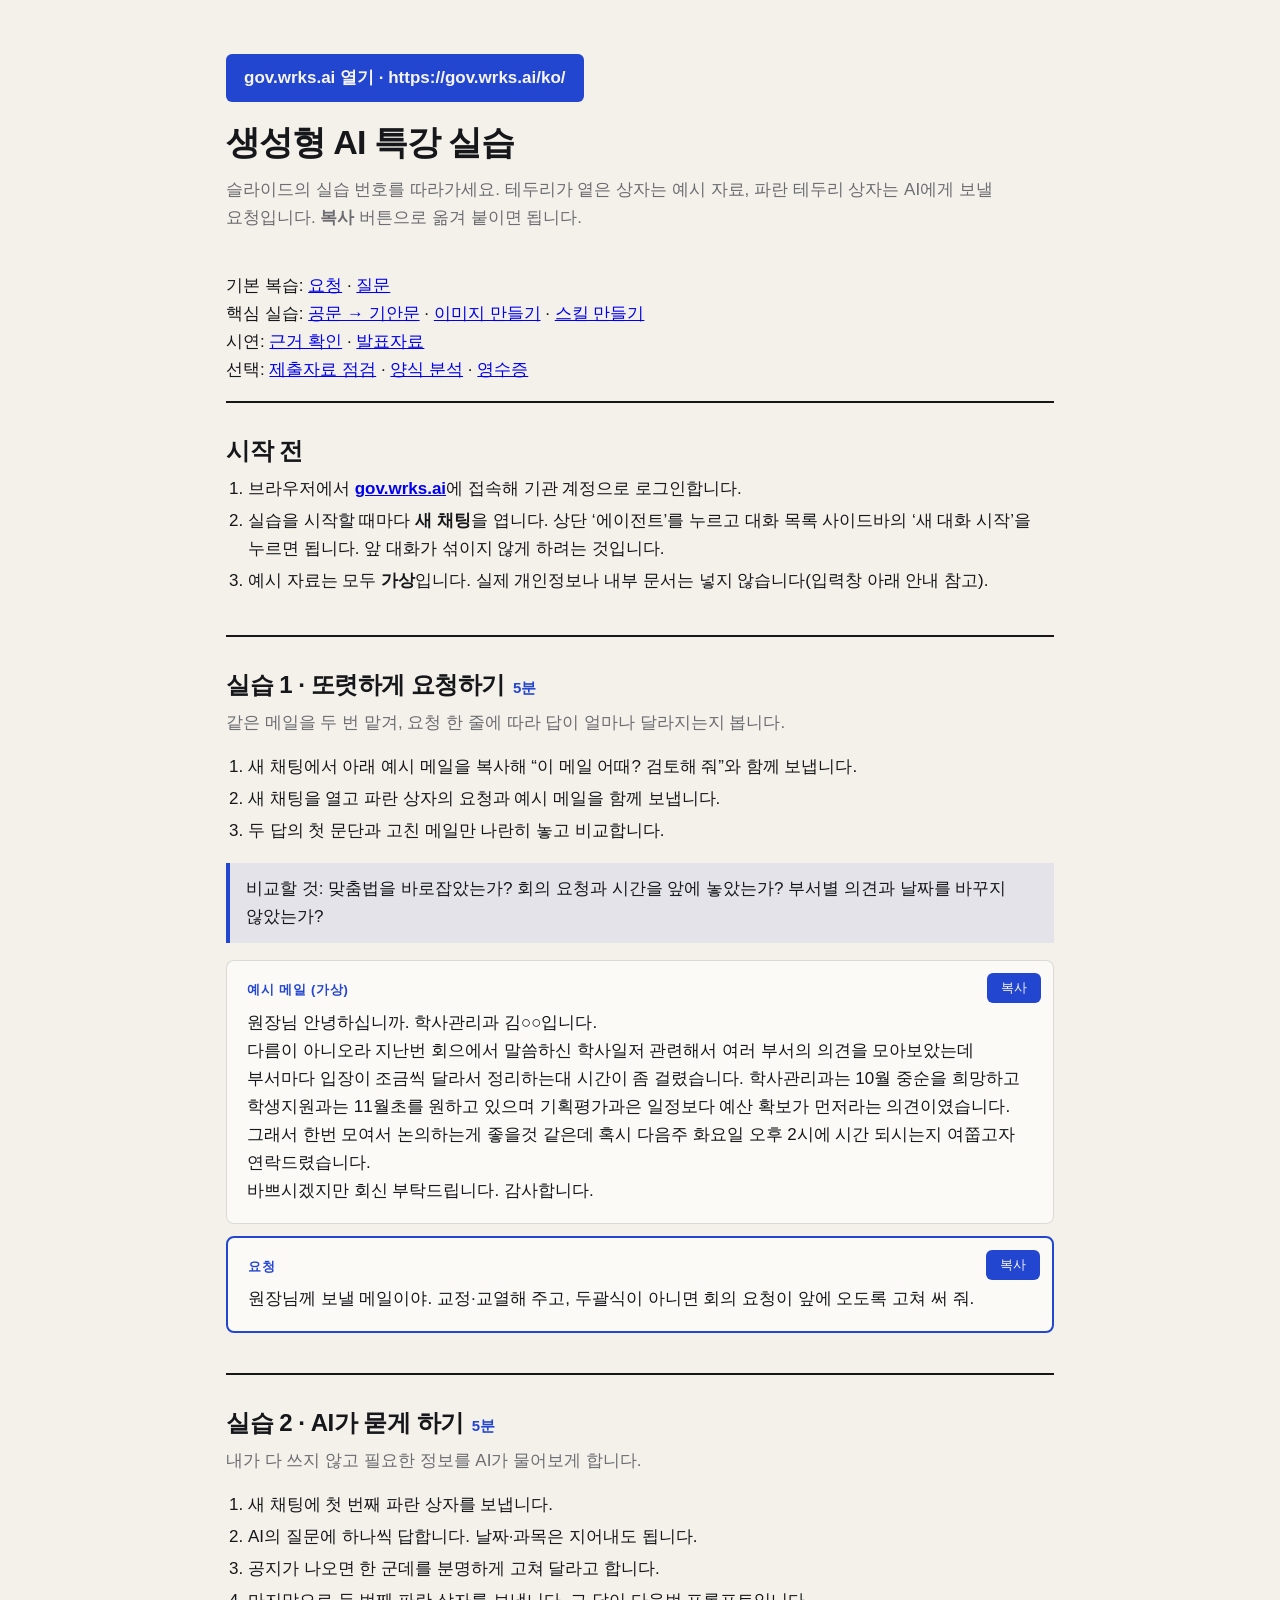
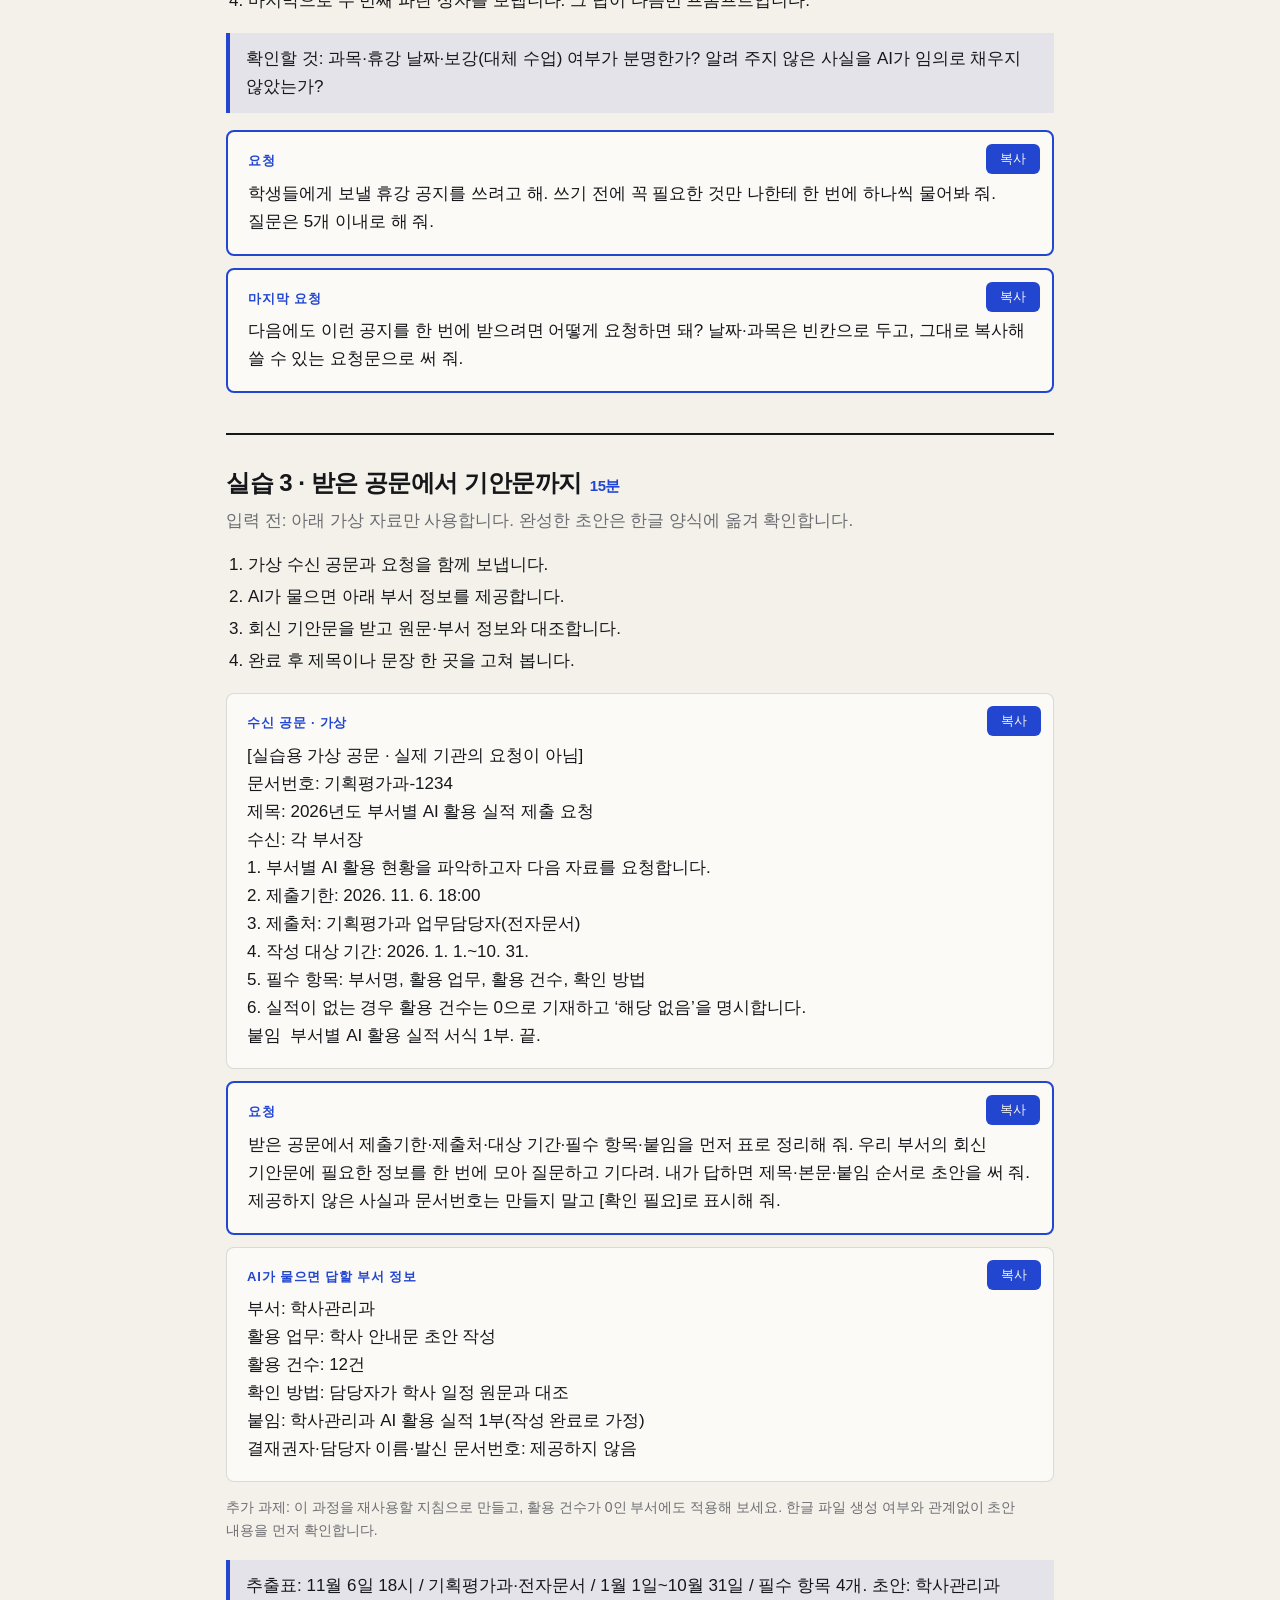
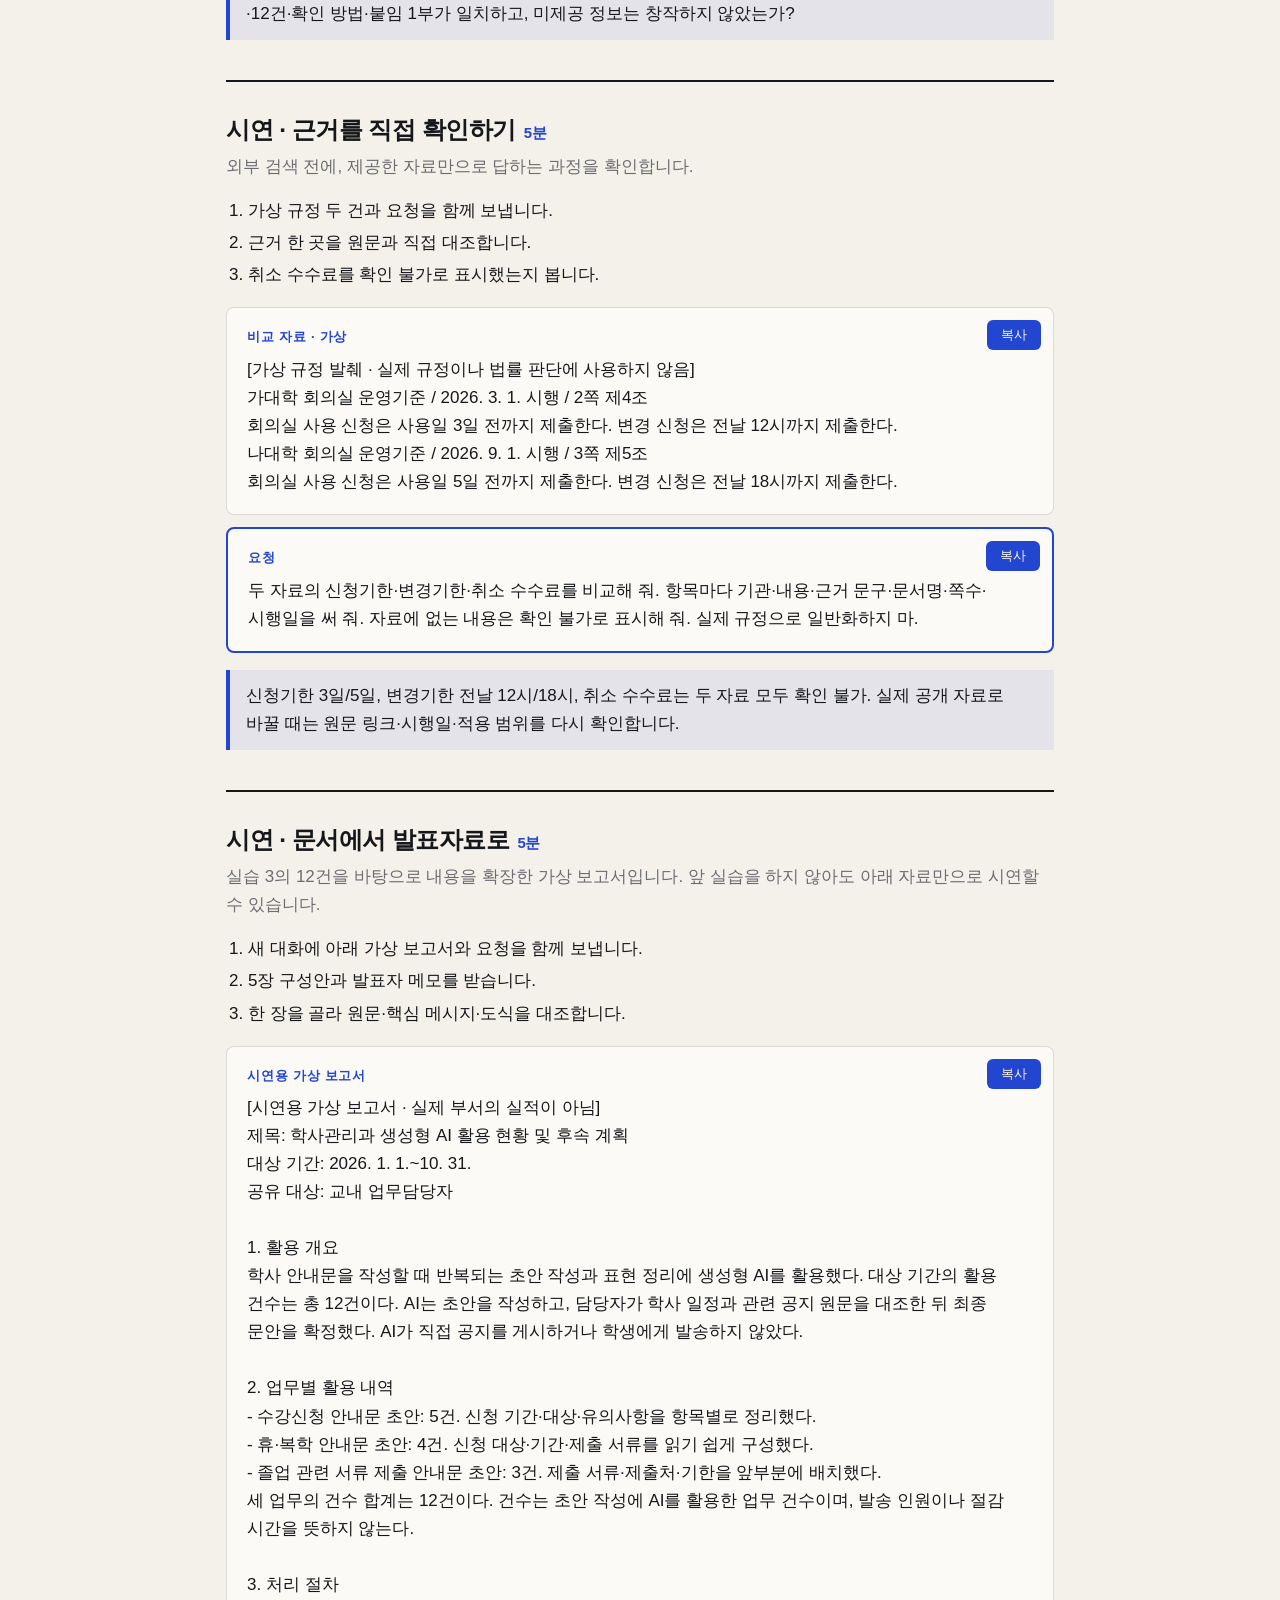
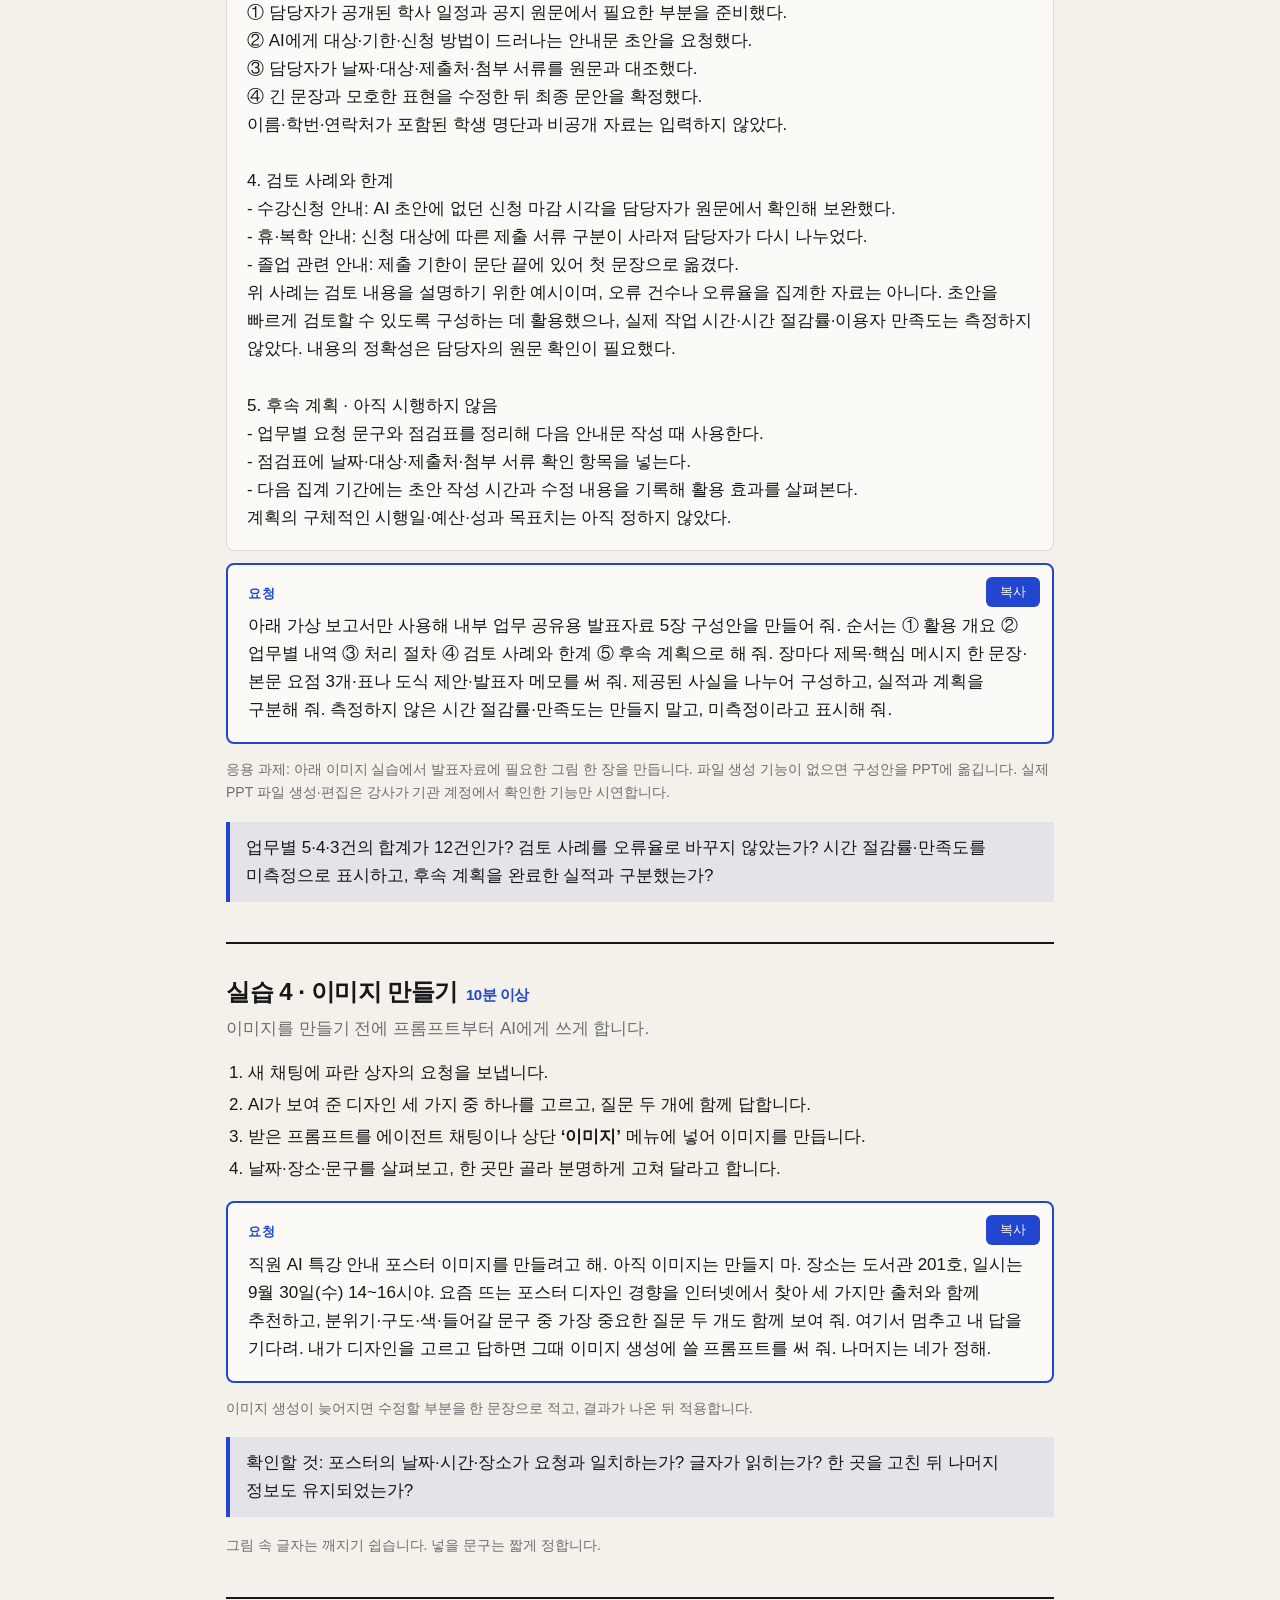
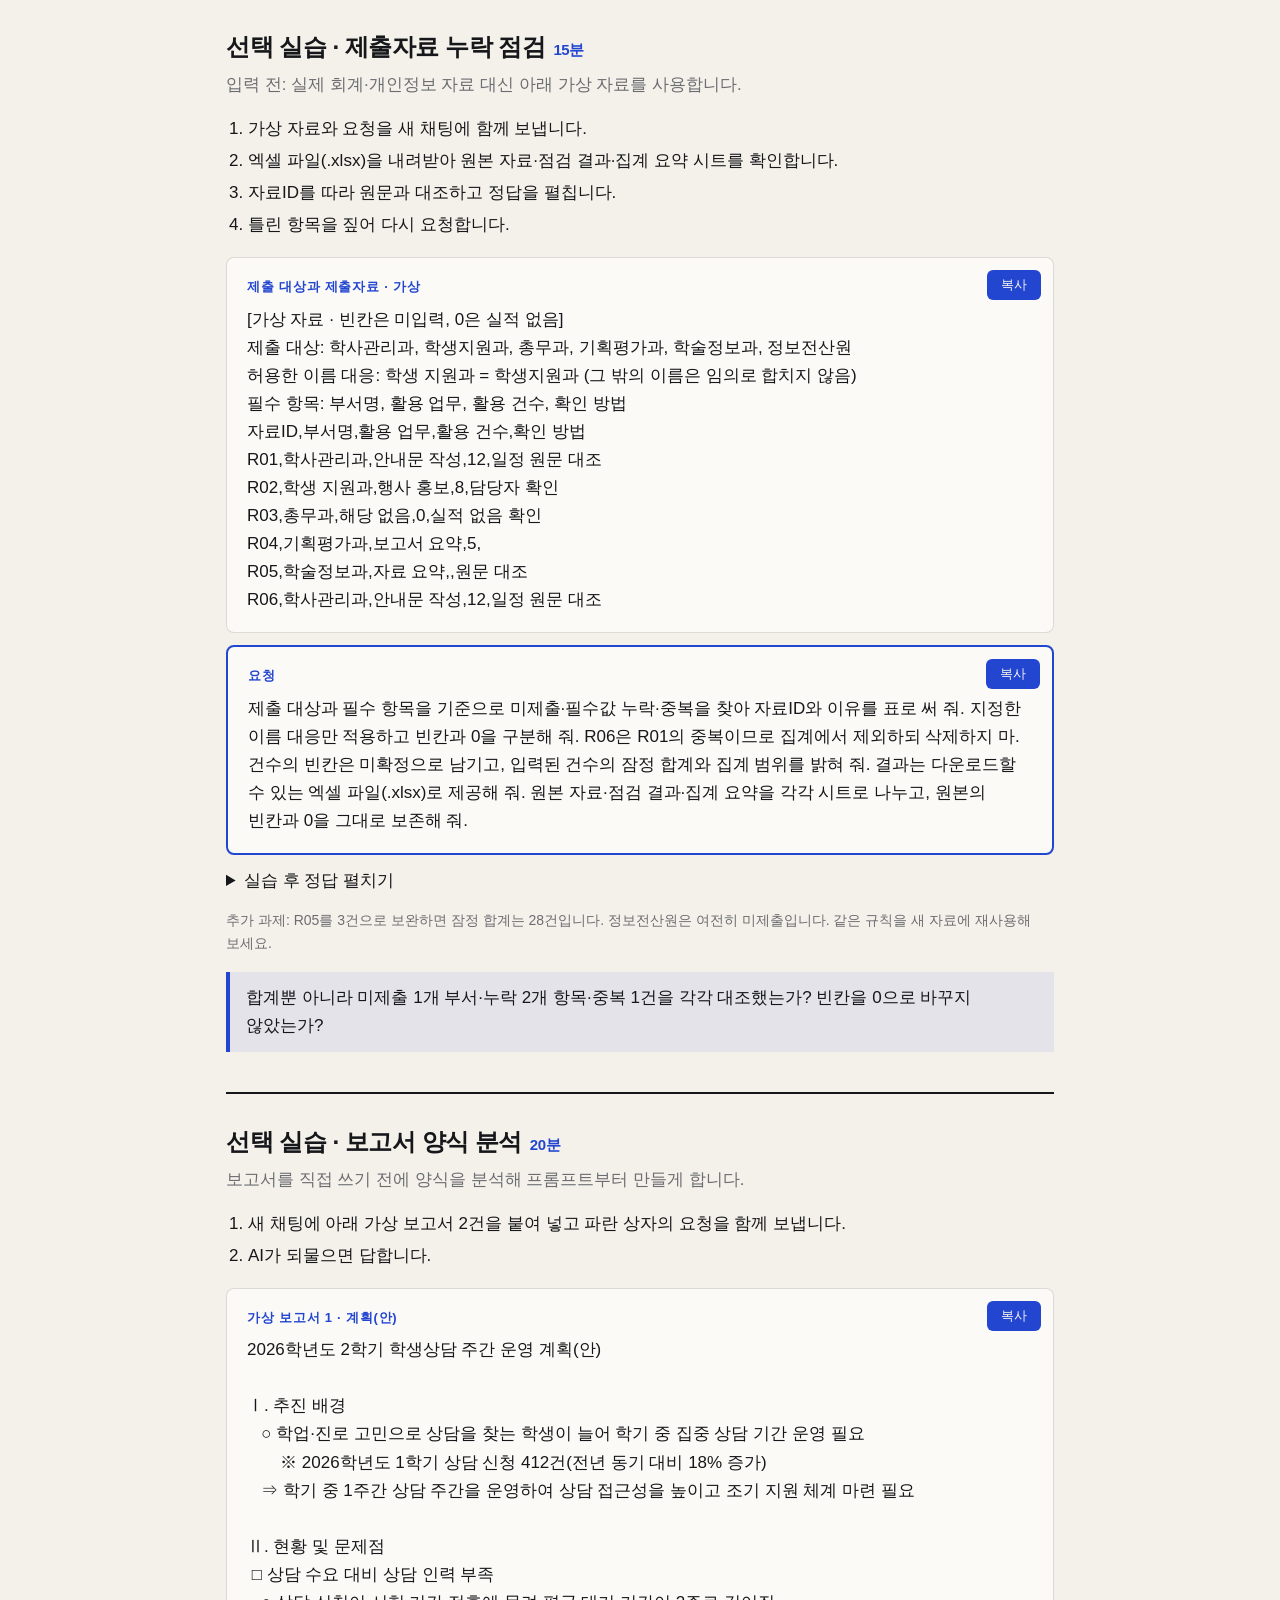
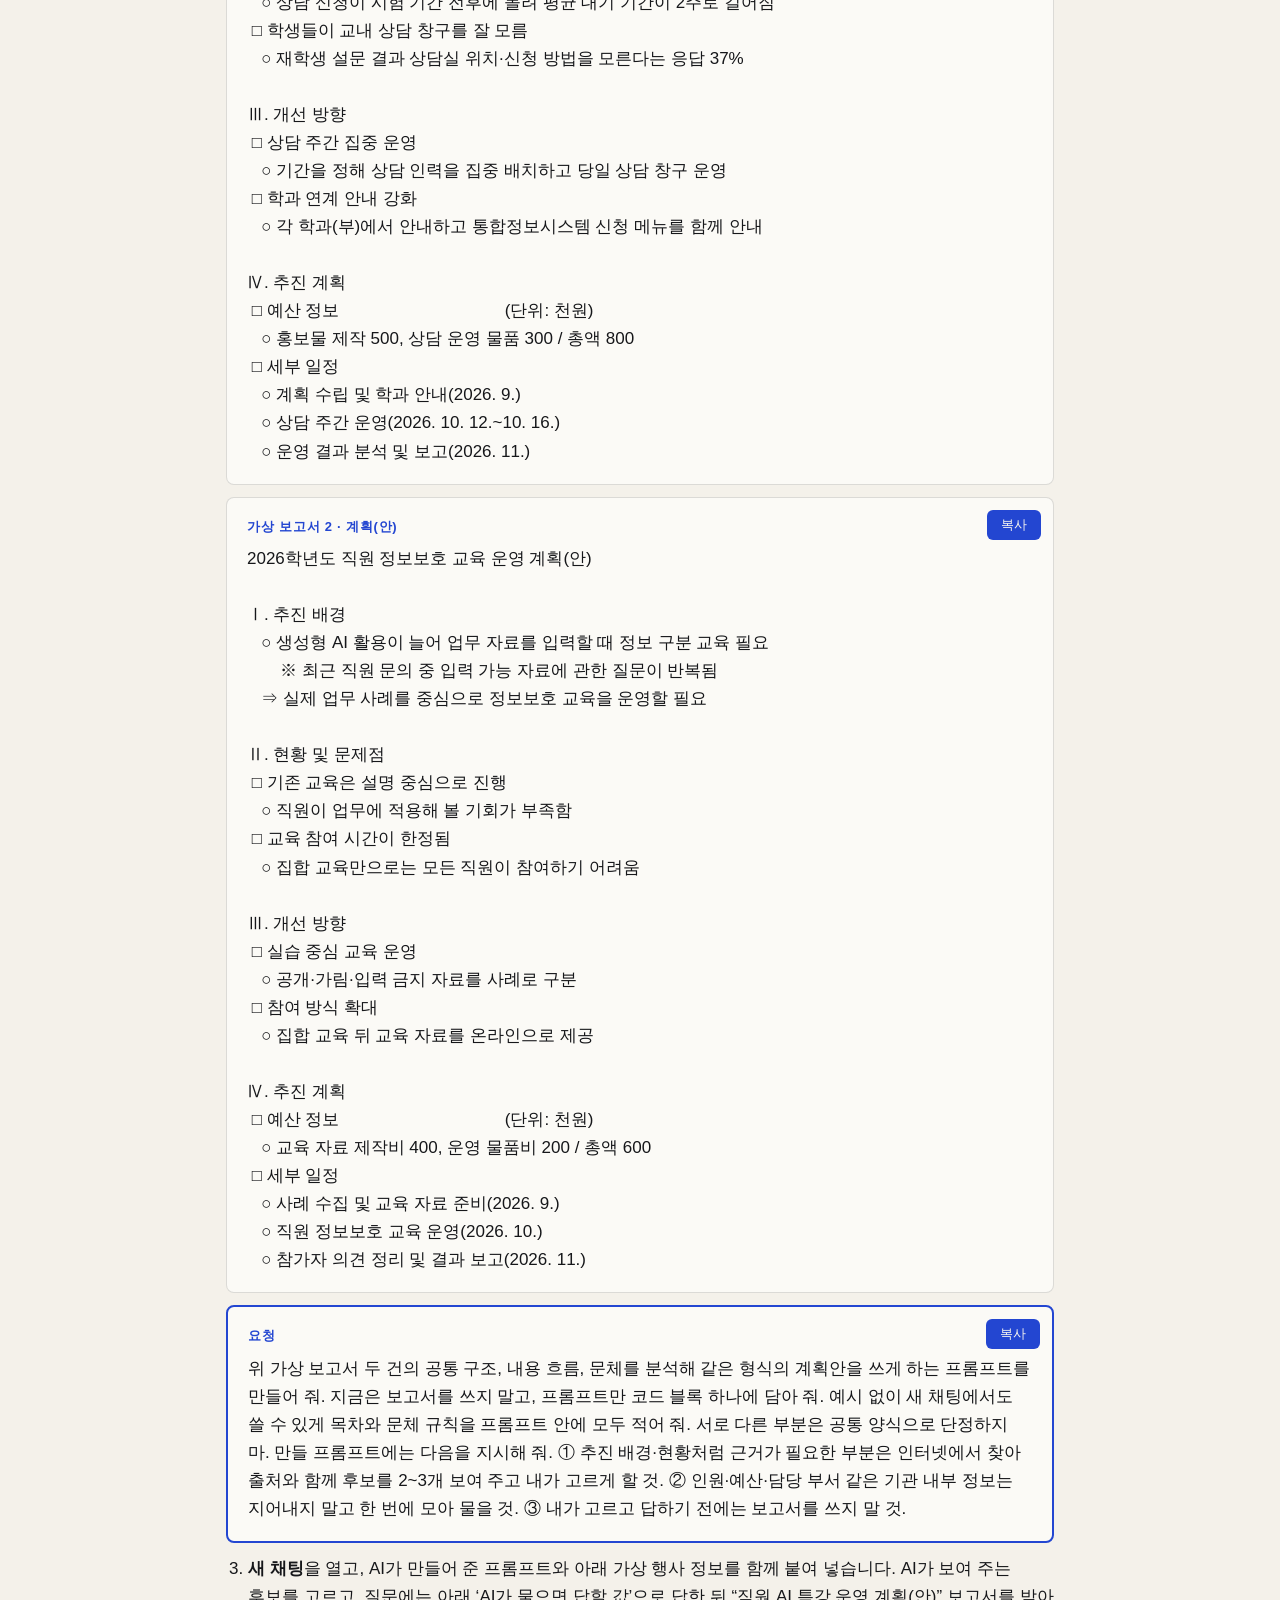
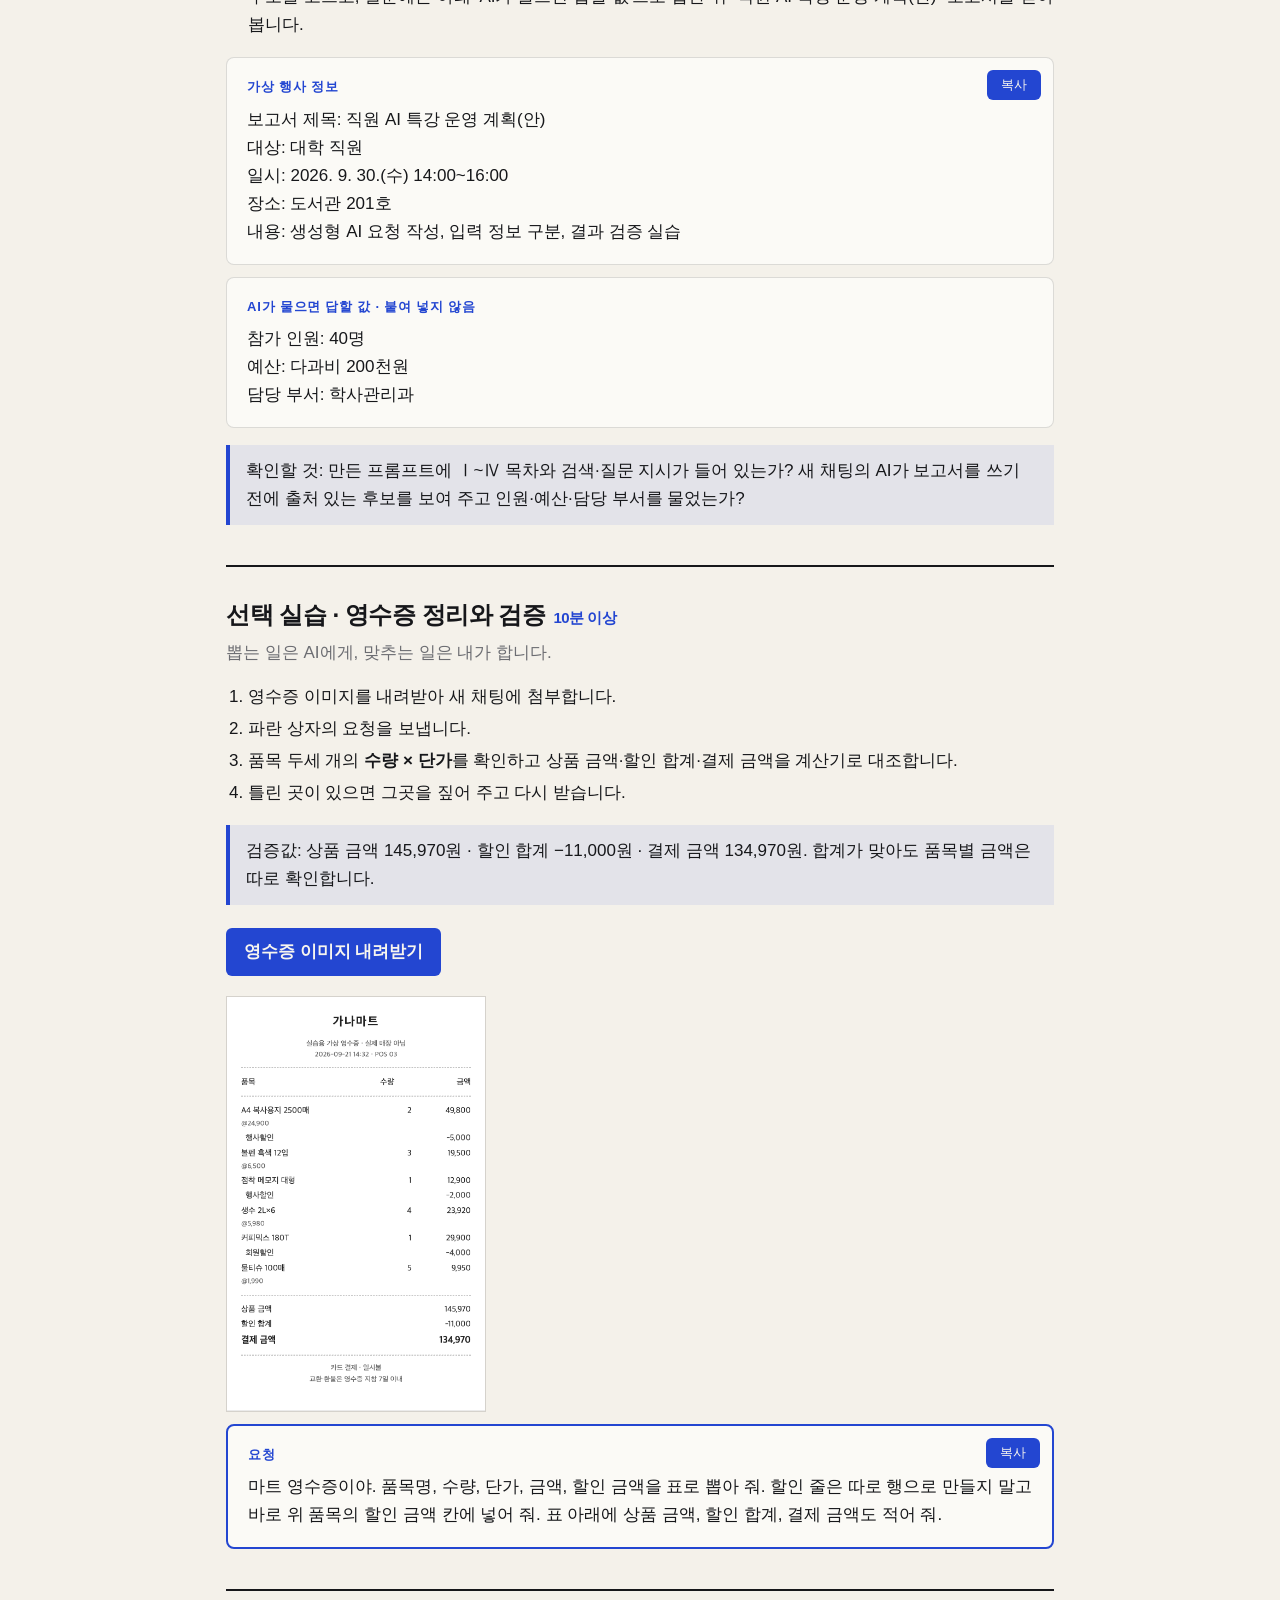
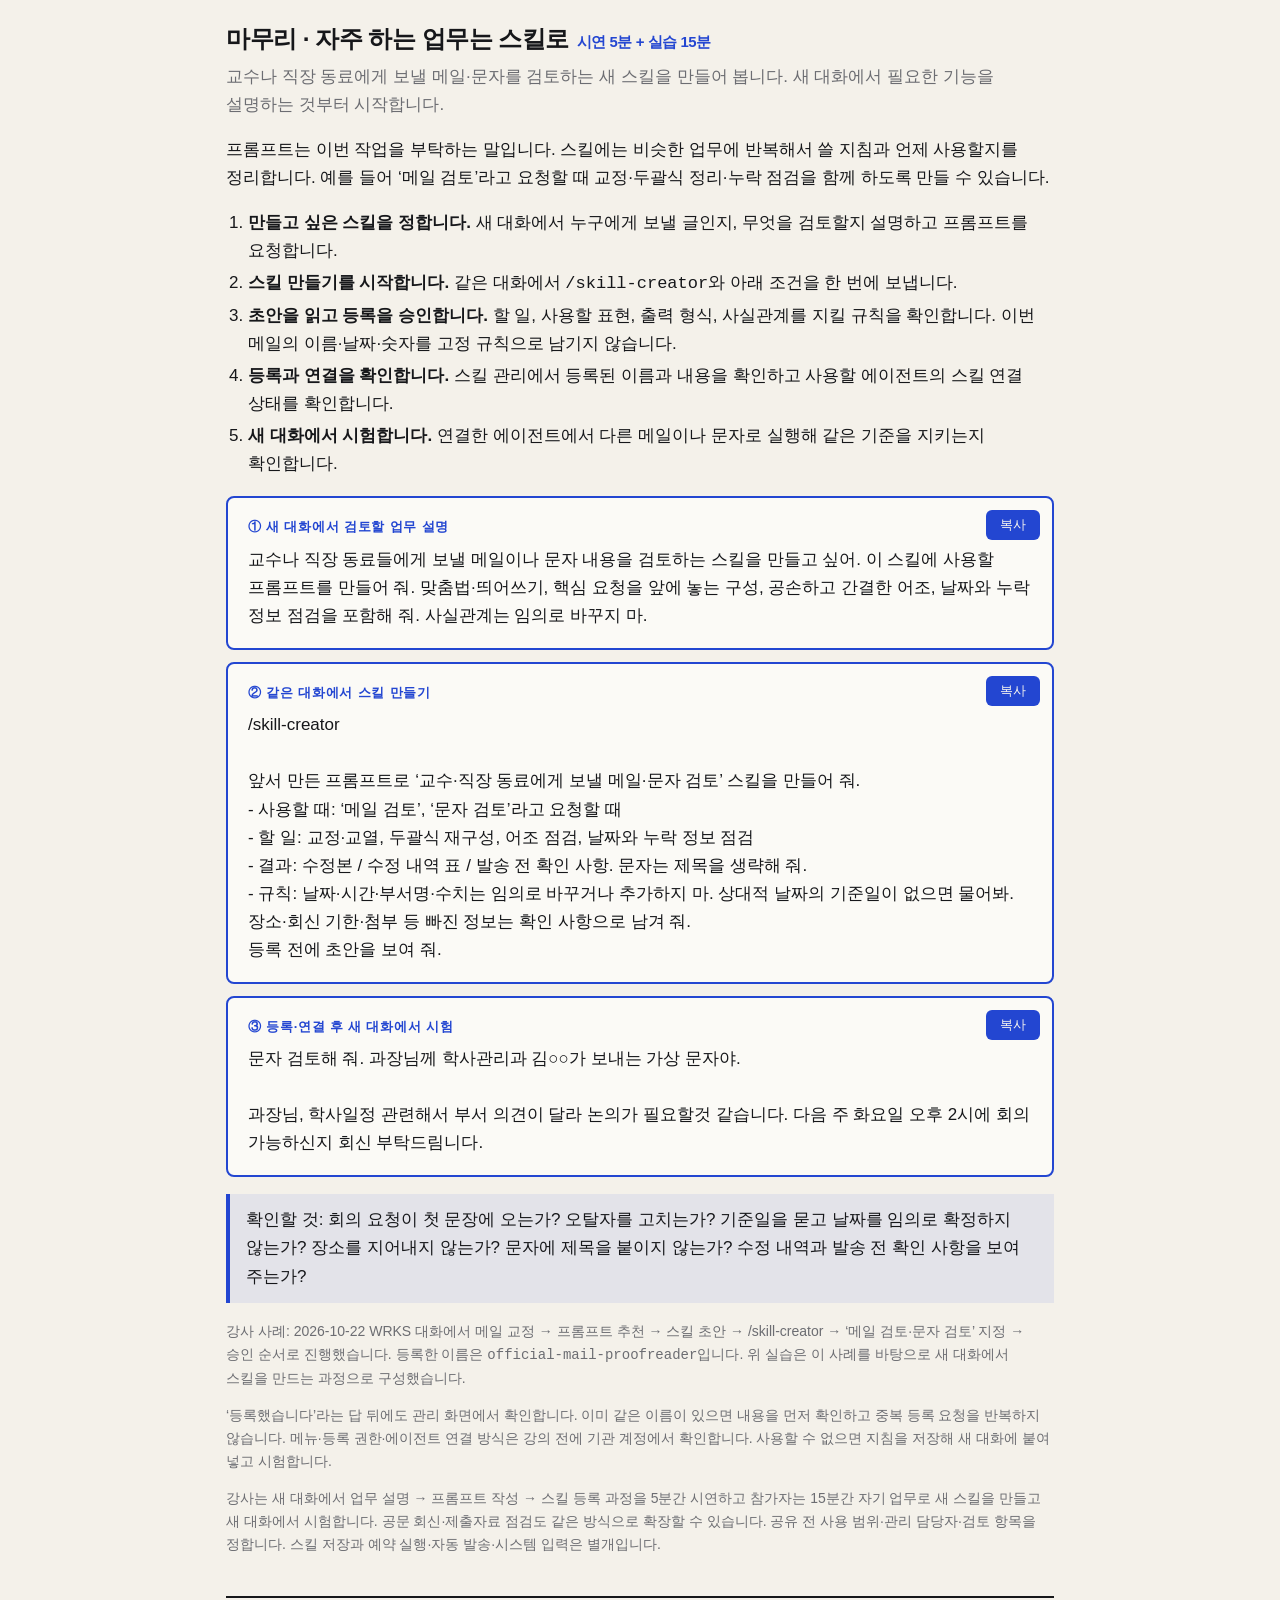
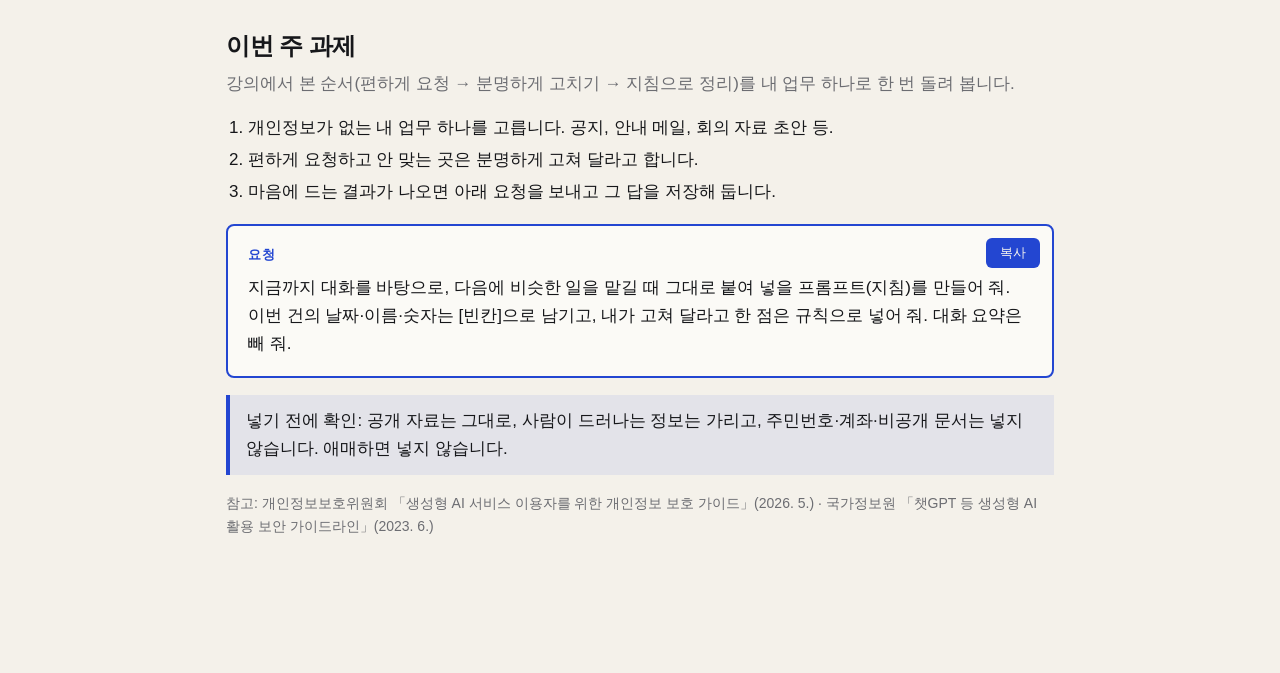
<file: presentations/genai-lecture/practice.html>
<!doctype html>
<html lang="ko">
<head>
<meta charset="utf-8">
<meta name="viewport" content="width=device-width, initial-scale=1">
<title>생성형 AI 특강 실습</title>
<link rel="icon" type="image/svg+xml" href="assets/favicon.svg">
<link rel="icon" type="image/png" sizes="32x32" href="assets/favicon-32x32.png">
<link rel="icon" type="image/png" sizes="16x16" href="assets/favicon-16x16.png">
<link rel="apple-touch-icon" sizes="180x180" href="assets/apple-touch-icon.png">
<!-- Attendee handout for the practice stops and optional exercises in index.html.
     Self-contained on purpose: it is shared on its own, without vendor/. -->
<style>
  :root {
    --paper: #f4f1ea; --surface: #fbfaf6; --ink: #16171a; --muted: #6c6d72;
    --rule: rgba(22, 23, 26, 0.14); --accent: #2346d1; --accent-soft: rgba(35, 70, 209, 0.08); --on-accent: #f7f5ef;
  }
  * { box-sizing: border-box; }
  body { margin: 0; background: var(--paper); color: var(--ink); font: 17px/1.65 'Pretendard Variable', Pretendard, 'Apple SD Gothic Neo', 'Noto Sans KR', 'Malgun Gothic', sans-serif; word-break: keep-all; }
  main { max-width: 860px; margin: 0 auto; padding: 48px 16px 96px; }
  h1 { margin: 0 0 6px; font-size: 34px; letter-spacing: -0.03em; }
  .lead { margin: 0 0 40px; color: var(--muted); }
  section { margin: 0 0 40px; padding-top: 28px; border-top: 2px solid var(--ink); }
  h2 { margin: 0 0 4px; font-size: 24px; letter-spacing: -0.02em; }
  h2 small { margin-left: 8px; font-size: 15px; font-weight: 600; color: var(--accent); }
  .why { margin: 0 0 16px; color: var(--muted); }
  ol { margin: 0 0 18px; padding-left: 22px; }
  li { margin: 4px 0; }
  .box { position: relative; margin: 12px 0; padding: 18px 20px; background: var(--surface); border: 1px solid var(--rule); border-radius: 8px; }
  .box.prompt { border: 2px solid var(--accent); }
  .box .tag { display: block; margin-bottom: 8px; font-size: 13px; font-weight: 700; letter-spacing: 0.06em; color: var(--accent); }
  .box pre { margin: 0; white-space: pre-wrap; font: inherit; }
  button.copy { position: absolute; top: 12px; right: 12px; padding: 6px 14px; border: 0; border-radius: 6px; background: var(--accent); color: var(--on-accent); font: 600 14px/1 inherit; font-family: inherit; cursor: pointer; }
  button.copy.done { background: var(--ink); }
  .dl { display: inline-block; margin: 6px 0 12px; padding: 10px 18px; border-radius: 6px; background: var(--accent); color: var(--on-accent); font-weight: 600; text-decoration: none; }
  .fig { display: block; max-width: 260px; margin: 8px 0; border: 1px solid var(--rule); }
  .check { padding: 12px 16px; border-left: 4px solid var(--accent); background: var(--accent-soft); }
  .note { font-size: 14px; color: var(--muted); }
</style>
</head>
<body>
<main>
  <a class="dl" href="https://gov.wrks.ai/ko/" target="_blank" rel="noopener">gov.wrks.ai 열기 · https://gov.wrks.ai/ko/</a>
  <h1>생성형 AI 특강 실습</h1>
  <p class="lead">슬라이드의 실습 번호를 따라가세요. 테두리가 옅은 상자는 예시 자료, 파란 테두리 상자는 AI에게 보낼 요청입니다. <b>복사</b> 버튼으로 옮겨 붙이면 됩니다.</p>

  <nav aria-label="실습 바로가기"><p>기본 복습: <a href="#p1">요청</a> · <a href="#p2">질문</a><br>핵심 실습: <a href="#p3">공문 → 기안문</a> · <a href="#optional-4">이미지 만들기</a> · <a href="#reuse">스킬 만들기</a><br>시연: <a href="#sources">근거 확인</a> · <a href="#p4">발표자료</a><br>선택: <a href="#p5">제출자료 점검</a> · <a href="#optional-3">양식 분석</a> · <a href="#optional-5">영수증</a></p></nav>
  <section>
    <h2>시작 전</h2>
    <ol>
      <li>브라우저에서 <a href="https://gov.wrks.ai/ko/" target="_blank" rel="noopener"><b>gov.wrks.ai</b></a>에 접속해 기관 계정으로 로그인합니다.</li>
      <li>실습을 시작할 때마다 <b>새 채팅</b>을 엽니다. 상단 ‘에이전트’를 누르고 대화 목록 사이드바의 ‘새 대화 시작’을 누르면 됩니다. 앞 대화가 섞이지 않게 하려는 것입니다.</li>
      <li>예시 자료는 모두 <b>가상</b>입니다. 실제 개인정보나 내부 문서는 넣지 않습니다(입력창 아래 안내 참고).</li>
    </ol>
  </section>

  <section id="p1">
    <h2>실습 1 · 또렷하게 요청하기<small>5분</small></h2>
    <p class="why">같은 메일을 두 번 맡겨, 요청 한 줄에 따라 답이 얼마나 달라지는지 봅니다.</p>
    <ol>
      <li>새 채팅에서 아래 예시 메일을 복사해 “이 메일 어때? 검토해 줘”와 함께 보냅니다.</li>
      <li>새 채팅을 열고 파란 상자의 요청과 예시 메일을 함께 보냅니다.</li>
      <li>두 답의 첫 문단과 고친 메일만 나란히 놓고 비교합니다.</li>
    </ol>
    <p class="check">비교할 것: 맞춤법을 바로잡았는가? 회의 요청과 시간을 앞에 놓았는가? 부서별 의견과 날짜를 바꾸지 않았는가?</p>
    <div class="box"><span class="tag">예시 메일 (가상)</span><button class="copy">복사</button><pre>원장님 안녕하십니까. 학사관리과 김○○입니다.
다름이 아니오라 지난번 회으에서 말씀하신 학사일저 관련해서 여러 부서의 의견을 모아보았는데 부서마다 입장이 조금씩 달라서 정리하는대 시간이 좀 걸렸습니다. 학사관리과는 10월 중순을 희망하고 학생지원과는 11월초를 원하고 있으며 기획평가과은 일정보다 예산 확보가 먼저라는 의견이였습니다. 그래서 한번 모여서 논의하는게 좋을것 같은데 혹시 다음주 화요일 오후 2시에 시간 되시는지 여쭙고자 연락드렸습니다.
바쁘시겠지만 회신 부탁드립니다. 감사합니다.</pre></div>
    <div class="box prompt"><span class="tag">요청</span><button class="copy">복사</button><pre>원장님께 보낼 메일이야. 교정·교열해 주고, 두괄식이 아니면 회의 요청이 앞에 오도록 고쳐 써 줘.</pre></div>
  </section>

  <section id="p2">
    <h2>실습 2 · AI가 묻게 하기<small>5분</small></h2>
    <p class="why">내가 다 쓰지 않고 필요한 정보를 AI가 물어보게 합니다.</p>
    <ol>
      <li>새 채팅에 첫 번째 파란 상자를 보냅니다.</li>
      <li>AI의 질문에 하나씩 답합니다. 날짜·과목은 지어내도 됩니다.</li>
      <li>공지가 나오면 한 군데를 분명하게 고쳐 달라고 합니다.</li>
      <li>마지막으로 두 번째 파란 상자를 보냅니다. 그 답이 다음번 프롬프트입니다.</li>
    </ol>
    <p class="check">확인할 것: 과목·휴강 날짜·보강(대체 수업) 여부가 분명한가? 알려 주지 않은 사실을 AI가 임의로 채우지 않았는가?</p>
    <div class="box prompt"><span class="tag">요청</span><button class="copy">복사</button><pre>학생들에게 보낼 휴강 공지를 쓰려고 해. 쓰기 전에 꼭 필요한 것만 나한테 한 번에 하나씩 물어봐 줘. 질문은 5개 이내로 해 줘.</pre></div>
    <div class="box prompt"><span class="tag">마지막 요청</span><button class="copy">복사</button><pre>다음에도 이런 공지를 한 번에 받으려면 어떻게 요청하면 돼? 날짜·과목은 빈칸으로 두고, 그대로 복사해 쓸 수 있는 요청문으로 써 줘.</pre></div>
  </section>

<section id="p3">
    <h2>실습 3 · 받은 공문에서 기안문까지<small>15분</small>
    </h2>
    <p class="why">입력 전: 아래 가상 자료만 사용합니다. 완성한 초안은 한글 양식에 옮겨 확인합니다.</p>
    <ol>
    <li>가상 수신 공문과 요청을 함께 보냅니다.</li>
    <li>AI가 물으면 아래 부서 정보를 제공합니다.</li>
    <li>회신 기안문을 받고 원문·부서 정보와 대조합니다.</li>
    <li>완료 후 제목이나 문장 한 곳을 고쳐 봅니다.</li>
    </ol>
    <div class="box"><span class="tag">수신 공문 · 가상</span><button class="copy">복사</button><pre>[실습용 가상 공문 · 실제 기관의 요청이 아님]
문서번호: 기획평가과-1234
제목: 2026년도 부서별 AI 활용 실적 제출 요청
수신: 각 부서장
1. 부서별 AI 활용 현황을 파악하고자 다음 자료를 요청합니다.
2. 제출기한: 2026. 11. 6. 18:00
3. 제출처: 기획평가과 업무담당자(전자문서)
4. 작성 대상 기간: 2026. 1. 1.~10. 31.
5. 필수 항목: 부서명, 활용 업무, 활용 건수, 확인 방법
6. 실적이 없는 경우 활용 건수는 0으로 기재하고 ‘해당 없음’을 명시합니다.
붙임  부서별 AI 활용 실적 서식 1부. 끝.</pre>
    </div>
    <div class="box prompt"><span class="tag">요청</span><button class="copy">복사</button><pre>받은 공문에서 제출기한·제출처·대상 기간·필수 항목·붙임을 먼저 표로 정리해 줘. 우리 부서의 회신 기안문에 필요한 정보를 한 번에 모아 질문하고 기다려. 내가 답하면 제목·본문·붙임 순서로 초안을 써 줘. 제공하지 않은 사실과 문서번호는 만들지 말고 [확인 필요]로 표시해 줘.</pre>
    </div>
    <div class="box"><span class="tag">AI가 물으면 답할 부서 정보</span><button class="copy">복사</button><pre>부서: 학사관리과
활용 업무: 학사 안내문 초안 작성
활용 건수: 12건
확인 방법: 담당자가 학사 일정 원문과 대조
붙임: 학사관리과 AI 활용 실적 1부(작성 완료로 가정)
결재권자·담당자 이름·발신 문서번호: 제공하지 않음</pre>
    </div>
    <p class="note">추가 과제: 이 과정을 재사용할 지침으로 만들고, 활용 건수가 0인 부서에도 적용해 보세요. 한글 파일 생성 여부와 관계없이 초안 내용을 먼저 확인합니다.</p>
    <p class="check">추출표: 11월 6일 18시 / 기획평가과·전자문서 / 1월 1일~10월 31일 / 필수 항목 4개. 초안: 학사관리과·12건·확인 방법·붙임 1부가 일치하고, 미제공 정보는 창작하지 않았는가?</p>
    </section>

<section id="sources">
    <h2>시연 · 근거를 직접 확인하기<small>5분</small>
    </h2>
    <p class="why">외부 검색 전에, 제공한 자료만으로 답하는 과정을 확인합니다.</p>
    <ol>
    <li>가상 규정 두 건과 요청을 함께 보냅니다.</li>
    <li>근거 한 곳을 원문과 직접 대조합니다.</li>
    <li>취소 수수료를 확인 불가로 표시했는지 봅니다.</li>
    </ol>
    <div class="box"><span class="tag">비교 자료 · 가상</span><button class="copy">복사</button><pre>[가상 규정 발췌 · 실제 규정이나 법률 판단에 사용하지 않음]
가대학 회의실 운영기준 / 2026. 3. 1. 시행 / 2쪽 제4조
회의실 사용 신청은 사용일 3일 전까지 제출한다. 변경 신청은 전날 12시까지 제출한다.
나대학 회의실 운영기준 / 2026. 9. 1. 시행 / 3쪽 제5조
회의실 사용 신청은 사용일 5일 전까지 제출한다. 변경 신청은 전날 18시까지 제출한다.</pre>
    </div>
    <div class="box prompt"><span class="tag">요청</span><button class="copy">복사</button><pre>두 자료의 신청기한·변경기한·취소 수수료를 비교해 줘. 항목마다 기관·내용·근거 문구·문서명·쪽수·시행일을 써 줘. 자료에 없는 내용은 확인 불가로 표시해 줘. 실제 규정으로 일반화하지 마.</pre>
    </div>
    <p class="check">신청기한 3일/5일, 변경기한 전날 12시/18시, 취소 수수료는 두 자료 모두 확인 불가. 실제 공개 자료로 바꿀 때는 원문 링크·시행일·적용 범위를 다시 확인합니다.</p>
    </section>
<section id="p4">
    <h2>시연 · 문서에서 발표자료로<small>5분</small></h2>
    <p class="why">실습 3의 12건을 바탕으로 내용을 확장한 가상 보고서입니다. 앞 실습을 하지 않아도 아래 자료만으로 시연할 수 있습니다.</p>
    <ol>
      <li>새 대화에 아래 가상 보고서와 요청을 함께 보냅니다.</li>
      <li>5장 구성안과 발표자 메모를 받습니다.</li>
      <li>한 장을 골라 원문·핵심 메시지·도식을 대조합니다.</li>
    </ol>
    <div class="box"><span class="tag">시연용 가상 보고서</span><button class="copy">복사</button><pre>[시연용 가상 보고서 · 실제 부서의 실적이 아님]
제목: 학사관리과 생성형 AI 활용 현황 및 후속 계획
대상 기간: 2026. 1. 1.~10. 31.
공유 대상: 교내 업무담당자

1. 활용 개요
학사 안내문을 작성할 때 반복되는 초안 작성과 표현 정리에 생성형 AI를 활용했다. 대상 기간의 활용 건수는 총 12건이다. AI는 초안을 작성하고, 담당자가 학사 일정과 관련 공지 원문을 대조한 뒤 최종 문안을 확정했다. AI가 직접 공지를 게시하거나 학생에게 발송하지 않았다.

2. 업무별 활용 내역
- 수강신청 안내문 초안: 5건. 신청 기간·대상·유의사항을 항목별로 정리했다.
- 휴·복학 안내문 초안: 4건. 신청 대상·기간·제출 서류를 읽기 쉽게 구성했다.
- 졸업 관련 서류 제출 안내문 초안: 3건. 제출 서류·제출처·기한을 앞부분에 배치했다.
세 업무의 건수 합계는 12건이다. 건수는 초안 작성에 AI를 활용한 업무 건수이며, 발송 인원이나 절감 시간을 뜻하지 않는다.

3. 처리 절차
① 담당자가 공개된 학사 일정과 공지 원문에서 필요한 부분을 준비했다.
② AI에게 대상·기한·신청 방법이 드러나는 안내문 초안을 요청했다.
③ 담당자가 날짜·대상·제출처·첨부 서류를 원문과 대조했다.
④ 긴 문장과 모호한 표현을 수정한 뒤 최종 문안을 확정했다.
이름·학번·연락처가 포함된 학생 명단과 비공개 자료는 입력하지 않았다.

4. 검토 사례와 한계
- 수강신청 안내: AI 초안에 없던 신청 마감 시각을 담당자가 원문에서 확인해 보완했다.
- 휴·복학 안내: 신청 대상에 따른 제출 서류 구분이 사라져 담당자가 다시 나누었다.
- 졸업 관련 안내: 제출 기한이 문단 끝에 있어 첫 문장으로 옮겼다.
위 사례는 검토 내용을 설명하기 위한 예시이며, 오류 건수나 오류율을 집계한 자료는 아니다. 초안을 빠르게 검토할 수 있도록 구성하는 데 활용했으나, 실제 작업 시간·시간 절감률·이용자 만족도는 측정하지 않았다. 내용의 정확성은 담당자의 원문 확인이 필요했다.

5. 후속 계획 · 아직 시행하지 않음
- 업무별 요청 문구와 점검표를 정리해 다음 안내문 작성 때 사용한다.
- 점검표에 날짜·대상·제출처·첨부 서류 확인 항목을 넣는다.
- 다음 집계 기간에는 초안 작성 시간과 수정 내용을 기록해 활용 효과를 살펴본다.
계획의 구체적인 시행일·예산·성과 목표치는 아직 정하지 않았다.</pre></div>
    <div class="box prompt"><span class="tag">요청</span><button class="copy">복사</button><pre>아래 가상 보고서만 사용해 내부 업무 공유용 발표자료 5장 구성안을 만들어 줘. 순서는 ① 활용 개요 ② 업무별 내역 ③ 처리 절차 ④ 검토 사례와 한계 ⑤ 후속 계획으로 해 줘. 장마다 제목·핵심 메시지 한 문장·본문 요점 3개·표나 도식 제안·발표자 메모를 써 줘. 제공된 사실을 나누어 구성하고, 실적과 계획을 구분해 줘. 측정하지 않은 시간 절감률·만족도는 만들지 말고, 미측정이라고 표시해 줘.</pre></div>
    <p class="note">응용 과제: 아래 이미지 실습에서 발표자료에 필요한 그림 한 장을 만듭니다. 파일 생성 기능이 없으면 구성안을 PPT에 옮깁니다. 실제 PPT 파일 생성·편집은 강사가 기관 계정에서 확인한 기능만 시연합니다.</p>
    <p class="check">업무별 5·4·3건의 합계가 12건인가? 검토 사례를 오류율로 바꾸지 않았는가? 시간 절감률·만족도를 미측정으로 표시하고, 후속 계획을 완료한 실적과 구분했는가?</p>
    </section>

  <section id="optional-4">
    <h2>실습 4 · 이미지 만들기<small>10분 이상</small></h2>
    <p class="why">이미지를 만들기 전에 프롬프트부터 AI에게 쓰게 합니다.</p>
    <ol>
      <li>새 채팅에 파란 상자의 요청을 보냅니다.</li>
      <li>AI가 보여 준 디자인 세 가지 중 하나를 고르고, 질문 두 개에 함께 답합니다.</li>
      <li>받은 프롬프트를 에이전트 채팅이나 상단 <b>‘이미지’</b> 메뉴에 넣어 이미지를 만듭니다.</li>
      <li>날짜·장소·문구를 살펴보고, 한 곳만 골라 분명하게 고쳐 달라고 합니다.</li>
    </ol>
    <div class="box prompt"><span class="tag">요청</span><button class="copy">복사</button><pre>직원 AI 특강 안내 포스터 이미지를 만들려고 해. 아직 이미지는 만들지 마. 장소는 도서관 201호, 일시는 9월 30일(수) 14~16시야. 요즘 뜨는 포스터 디자인 경향을 인터넷에서 찾아 세 가지만 출처와 함께 추천하고, 분위기·구도·색·들어갈 문구 중 가장 중요한 질문 두 개도 함께 보여 줘. 여기서 멈추고 내 답을 기다려. 내가 디자인을 고르고 답하면 그때 이미지 생성에 쓸 프롬프트를 써 줘. 나머지는 네가 정해.</pre></div>
    <p class="note">이미지 생성이 늦어지면 수정할 부분을 한 문장으로 적고, 결과가 나온 뒤 적용합니다.</p>
    <p class="check">확인할 것: 포스터의 날짜·시간·장소가 요청과 일치하는가? 글자가 읽히는가? 한 곳을 고친 뒤 나머지 정보도 유지되었는가?</p>
    <p class="note">그림 속 글자는 깨지기 쉽습니다. 넣을 문구는 짧게 정합니다.</p>
  </section>

<section id="p5">
    <h2>선택 실습 · 제출자료 누락 점검<small>15분</small>
    </h2>
    <p class="why">입력 전: 실제 회계·개인정보 자료 대신 아래 가상 자료를 사용합니다.</p>
    <ol>
    <li>가상 자료와 요청을 새 채팅에 함께 보냅니다.</li>
    <li>엑셀 파일(.xlsx)을 내려받아 원본 자료·점검 결과·집계 요약 시트를 확인합니다.</li>
    <li>자료ID를 따라 원문과 대조하고 정답을 펼칩니다.</li>
    <li>틀린 항목을 짚어 다시 요청합니다.</li>
    </ol>
    <div class="box"><span class="tag">제출 대상과 제출자료 · 가상</span><button class="copy">복사</button><pre>[가상 자료 · 빈칸은 미입력, 0은 실적 없음]
제출 대상: 학사관리과, 학생지원과, 총무과, 기획평가과, 학술정보과, 정보전산원
허용한 이름 대응: 학생 지원과 = 학생지원과 (그 밖의 이름은 임의로 합치지 않음)
필수 항목: 부서명, 활용 업무, 활용 건수, 확인 방법
자료ID,부서명,활용 업무,활용 건수,확인 방법
R01,학사관리과,안내문 작성,12,일정 원문 대조
R02,학생 지원과,행사 홍보,8,담당자 확인
R03,총무과,해당 없음,0,실적 없음 확인
R04,기획평가과,보고서 요약,5,
R05,학술정보과,자료 요약,,원문 대조
R06,학사관리과,안내문 작성,12,일정 원문 대조</pre>
    </div>
    <div class="box prompt"><span class="tag">요청</span><button class="copy">복사</button><pre>제출 대상과 필수 항목을 기준으로 미제출·필수값 누락·중복을 찾아 자료ID와 이유를 표로 써 줘. 지정한 이름 대응만 적용하고 빈칸과 0을 구분해 줘. R06은 R01의 중복이므로 집계에서 제외하되 삭제하지 마. 건수의 빈칸은 미확정으로 남기고, 입력된 건수의 잠정 합계와 집계 범위를 밝혀 줘. 결과는 다운로드할 수 있는 엑셀 파일(.xlsx)로 제공해 줘. 원본 자료·점검 결과·집계 요약을 각각 시트로 나누고, 원본의 빈칸과 0을 그대로 보존해 줘.</pre>
    </div>
    <details>
    <summary>실습 후 정답 펼치기</summary>
    <ul>
    <li>미제출: 정보전산원. 제출 부서는 이름 대응 후 5개, 대상은 6개입니다.</li>
    <li>필수값 누락: R04 확인 방법, R05 활용 건수.</li>
    <li>중복: R06과 R01. 집계에서 R06만 제외하고 두 원본 행은 보존합니다.</li>
    <li>학생 지원과는 지정된 규칙에 따라 학생지원과로 대응합니다. 총무과의 0은 누락이 아닙니다.</li>
    <li>입력된 건수의 잠정 합계: 12 + 8 + 0 + 5 = 25건. 학술정보과 건수와 미제출 부서는 미확정이므로 전체 확정 합계가 아닙니다.</li>
    </ul>
    </details>
    <p class="note">추가 과제: R05를 3건으로 보완하면 잠정 합계는 28건입니다. 정보전산원은 여전히 미제출입니다. 같은 규칙을 새 자료에 재사용해 보세요.</p>
    <p class="check">합계뿐 아니라 미제출 1개 부서·누락 2개 항목·중복 1건을 각각 대조했는가? 빈칸을 0으로 바꾸지 않았는가?</p>
    </section>

  <section id="optional-3">
    <h2>선택 실습 · 보고서 양식 분석<small>20분</small></h2>
    <p class="why">보고서를 직접 쓰기 전에 양식을 분석해 프롬프트부터 만들게 합니다.</p>
    <ol>
      <li>새 채팅에 아래 가상 보고서 2건을 붙여 넣고 파란 상자의 요청을 함께 보냅니다.</li>
      <li>AI가 되물으면 답합니다.</li>
    </ol>
    <div class="box fence"><span class="tag">가상 보고서 1 · 계획(안)</span><button class="copy">복사</button><pre>2026학년도 2학기 학생상담 주간 운영 계획(안)

Ⅰ. 추진 배경
   ○ 학업·진로 고민으로 상담을 찾는 학생이 늘어 학기 중 집중 상담 기간 운영 필요
       ※ 2026학년도 1학기 상담 신청 412건(전년 동기 대비 18% 증가)
   ⇒ 학기 중 1주간 상담 주간을 운영하여 상담 접근성을 높이고 조기 지원 체계 마련 필요

Ⅱ. 현황 및 문제점
 □ 상담 수요 대비 상담 인력 부족
   ○ 상담 신청이 시험 기간 전후에 몰려 평균 대기 기간이 2주로 길어짐
 □ 학생들이 교내 상담 창구를 잘 모름
   ○ 재학생 설문 결과 상담실 위치·신청 방법을 모른다는 응답 37%

Ⅲ. 개선 방향
 □ 상담 주간 집중 운영
   ○ 기간을 정해 상담 인력을 집중 배치하고 당일 상담 창구 운영
 □ 학과 연계 안내 강화
   ○ 각 학과(부)에서 안내하고 통합정보시스템 신청 메뉴를 함께 안내

Ⅳ. 추진 계획
 □ 예산 정보                                   (단위: 천원)
   ○ 홍보물 제작 500, 상담 운영 물품 300 / 총액 800
 □ 세부 일정
   ○ 계획 수립 및 학과 안내(2026. 9.)
   ○ 상담 주간 운영(2026. 10. 12.~10. 16.)
   ○ 운영 결과 분석 및 보고(2026. 11.)</pre></div>
    <div class="box fence"><span class="tag">가상 보고서 2 · 계획(안)</span><button class="copy">복사</button><pre>2026학년도 직원 정보보호 교육 운영 계획(안)

Ⅰ. 추진 배경
   ○ 생성형 AI 활용이 늘어 업무 자료를 입력할 때 정보 구분 교육 필요
       ※ 최근 직원 문의 중 입력 가능 자료에 관한 질문이 반복됨
   ⇒ 실제 업무 사례를 중심으로 정보보호 교육을 운영할 필요

Ⅱ. 현황 및 문제점
 □ 기존 교육은 설명 중심으로 진행
   ○ 직원이 업무에 적용해 볼 기회가 부족함
 □ 교육 참여 시간이 한정됨
   ○ 집합 교육만으로는 모든 직원이 참여하기 어려움

Ⅲ. 개선 방향
 □ 실습 중심 교육 운영
   ○ 공개·가림·입력 금지 자료를 사례로 구분
 □ 참여 방식 확대
   ○ 집합 교육 뒤 교육 자료를 온라인으로 제공

Ⅳ. 추진 계획
 □ 예산 정보                                   (단위: 천원)
   ○ 교육 자료 제작비 400, 운영 물품비 200 / 총액 600
 □ 세부 일정
   ○ 사례 수집 및 교육 자료 준비(2026. 9.)
   ○ 직원 정보보호 교육 운영(2026. 10.)
   ○ 참가자 의견 정리 및 결과 보고(2026. 11.)</pre></div>
    <div class="box prompt"><span class="tag">요청</span><button class="copy">복사</button><pre>위 가상 보고서 두 건의 공통 구조, 내용 흐름, 문체를 분석해 같은 형식의 계획안을 쓰게 하는 프롬프트를 만들어 줘. 지금은 보고서를 쓰지 말고, 프롬프트만 코드 블록 하나에 담아 줘. 예시 없이 새 채팅에서도 쓸 수 있게 목차와 문체 규칙을 프롬프트 안에 모두 적어 줘. 서로 다른 부분은 공통 양식으로 단정하지 마. 만들 프롬프트에는 다음을 지시해 줘. ① 추진 배경·현황처럼 근거가 필요한 부분은 인터넷에서 찾아 출처와 함께 후보를 2~3개 보여 주고 내가 고르게 할 것. ② 인원·예산·담당 부서 같은 기관 내부 정보는 지어내지 말고 한 번에 모아 물을 것. ③ 내가 고르고 답하기 전에는 보고서를 쓰지 말 것.</pre></div>
    <ol start="3">
      <li><b>새 채팅</b>을 열고, AI가 만들어 준 프롬프트와 아래 가상 행사 정보를 함께 붙여 넣습니다. AI가 보여 주는 후보를 고르고, 질문에는 아래 ‘AI가 물으면 답할 값’으로 답한 뒤 “직원 AI 특강 운영 계획(안)” 보고서를 받아 봅니다.</li>
    </ol>
    <div class="box"><span class="tag">가상 행사 정보</span><button class="copy">복사</button><pre>보고서 제목: 직원 AI 특강 운영 계획(안)
대상: 대학 직원
일시: 2026. 9. 30.(수) 14:00~16:00
장소: 도서관 201호
내용: 생성형 AI 요청 작성, 입력 정보 구분, 결과 검증 실습</pre></div>
    <div class="box"><span class="tag">AI가 물으면 답할 값 · 붙여 넣지 않음</span><pre>참가 인원: 40명
예산: 다과비 200천원
담당 부서: 학사관리과</pre></div>
    <p class="check">확인할 것: 만든 프롬프트에 Ⅰ~Ⅳ 목차와 검색·질문 지시가 들어 있는가? 새 채팅의 AI가 보고서를 쓰기 전에 출처 있는 후보를 보여 주고 인원·예산·담당 부서를 물었는가?</p>
  </section>
  <section id="optional-5">
    <h2>선택 실습 · 영수증 정리와 검증<small>10분 이상</small></h2>
    <p class="why">뽑는 일은 AI에게, 맞추는 일은 내가 합니다.</p>
    <ol>
      <li>영수증 이미지를 내려받아 새 채팅에 첨부합니다.</li>
      <li>파란 상자의 요청을 보냅니다.</li>
      <li>품목 두세 개의 <b>수량 × 단가</b>를 확인하고 상품 금액·할인 합계·결제 금액을 계산기로 대조합니다.</li>
      <li>틀린 곳이 있으면 그곳을 짚어 주고 다시 받습니다.</li>
    </ol>
    <p class="check">검증값: 상품 금액 145,970원 · 할인 합계 −11,000원 · 결제 금액 134,970원. 합계가 맞아도 품목별 금액은 따로 확인합니다.</p>
    <a class="dl" href="assets/practice-receipt.png" download="실습-영수증.png">영수증 이미지 내려받기</a>
    <img class="fig" src="assets/practice-receipt.png" alt="실습용 가상 영수증: 가나마트, 6개 품목, 결제 금액 134,970원">
    <div class="box prompt"><span class="tag">요청</span><button class="copy">복사</button><pre>마트 영수증이야. 품목명, 수량, 단가, 금액, 할인 금액을 표로 뽑아 줘. 할인 줄은 따로 행으로 만들지 말고 바로 위 품목의 할인 금액 칸에 넣어 줘. 표 아래에 상품 금액, 할인 합계, 결제 금액도 적어 줘.</pre></div>
  </section>
<section id="reuse">
    <h2>마무리 · 자주 하는 업무는 스킬로<small>시연 5분 + 실습 15분</small></h2>
    <p class="why">교수나 직장 동료에게 보낼 메일·문자를 검토하는 새 스킬을 만들어 봅니다. 새 대화에서 필요한 기능을 설명하는 것부터 시작합니다.</p>
    <p>프롬프트는 이번 작업을 부탁하는 말입니다. 스킬에는 비슷한 업무에 반복해서 쓸 지침과 언제 사용할지를 정리합니다. 예를 들어 ‘메일 검토’라고 요청할 때 교정·두괄식 정리·누락 점검을 함께 하도록 만들 수 있습니다.</p>
    <ol>
      <li><b>만들고 싶은 스킬을 정합니다.</b> 새 대화에서 누구에게 보낼 글인지, 무엇을 검토할지 설명하고 프롬프트를 요청합니다.</li>
      <li><b>스킬 만들기를 시작합니다.</b> 같은 대화에서 <code>/skill-creator</code>와 아래 조건을 한 번에 보냅니다.</li>
      <li><b>초안을 읽고 등록을 승인합니다.</b> 할 일, 사용할 표현, 출력 형식, 사실관계를 지킬 규칙을 확인합니다. 이번 메일의 이름·날짜·숫자를 고정 규칙으로 남기지 않습니다.</li>
      <li><b>등록과 연결을 확인합니다.</b> 스킬 관리에서 등록된 이름과 내용을 확인하고 사용할 에이전트의 스킬 연결 상태를 확인합니다.</li>
      <li><b>새 대화에서 시험합니다.</b> 연결한 에이전트에서 다른 메일이나 문자로 실행해 같은 기준을 지키는지 확인합니다.</li>
    </ol>
    <div class="box prompt"><span class="tag">① 새 대화에서 검토할 업무 설명</span><button class="copy">복사</button><pre>교수나 직장 동료들에게 보낼 메일이나 문자 내용을 검토하는 스킬을 만들고 싶어. 이 스킬에 사용할 프롬프트를 만들어 줘. 맞춤법·띄어쓰기, 핵심 요청을 앞에 놓는 구성, 공손하고 간결한 어조, 날짜와 누락 정보 점검을 포함해 줘. 사실관계는 임의로 바꾸지 마.</pre></div>
    <div class="box prompt"><span class="tag">② 같은 대화에서 스킬 만들기</span><button class="copy">복사</button><pre>/skill-creator

앞서 만든 프롬프트로 ‘교수·직장 동료에게 보낼 메일·문자 검토’ 스킬을 만들어 줘.
- 사용할 때: ‘메일 검토’, ‘문자 검토’라고 요청할 때
- 할 일: 교정·교열, 두괄식 재구성, 어조 점검, 날짜와 누락 정보 점검
- 결과: 수정본 / 수정 내역 표 / 발송 전 확인 사항. 문자는 제목을 생략해 줘.
- 규칙: 날짜·시간·부서명·수치는 임의로 바꾸거나 추가하지 마. 상대적 날짜의 기준일이 없으면 물어봐. 장소·회신 기한·첨부 등 빠진 정보는 확인 사항으로 남겨 줘.
등록 전에 초안을 보여 줘.</pre></div>
    <div class="box prompt"><span class="tag">③ 등록·연결 후 새 대화에서 시험</span><button class="copy">복사</button><pre>문자 검토해 줘. 과장님께 학사관리과 김○○가 보내는 가상 문자야.

과장님, 학사일정 관련해서 부서 의견이 달라 논의가 필요할것 같습니다. 다음 주 화요일 오후 2시에 회의 가능하신지 회신 부탁드림니다.</pre></div>
    <p class="check">확인할 것: 회의 요청이 첫 문장에 오는가? 오탈자를 고치는가? 기준일을 묻고 날짜를 임의로 확정하지 않는가? 장소를 지어내지 않는가? 문자에 제목을 붙이지 않는가? 수정 내역과 발송 전 확인 사항을 보여 주는가?</p>
    <p class="note">강사 사례: 2026-10-22 WRKS 대화에서 메일 교정 → 프롬프트 추천 → 스킬 초안 → /skill-creator → ‘메일 검토·문자 검토’ 지정 → 승인 순서로 진행했습니다. 등록한 이름은 <code>official-mail-proofreader</code>입니다. 위 실습은 이 사례를 바탕으로 새 대화에서 스킬을 만드는 과정으로 구성했습니다.</p>
    <p class="note">‘등록했습니다’라는 답 뒤에도 관리 화면에서 확인합니다. 이미 같은 이름이 있으면 내용을 먼저 확인하고 중복 등록 요청을 반복하지 않습니다. 메뉴·등록 권한·에이전트 연결 방식은 강의 전에 기관 계정에서 확인합니다. 사용할 수 없으면 지침을 저장해 새 대화에 붙여 넣고 시험합니다.</p>
    <p class="note">강사는 새 대화에서 업무 설명 → 프롬프트 작성 → 스킬 등록 과정을 5분간 시연하고 참가자는 15분간 자기 업무로 새 스킬을 만들고 새 대화에서 시험합니다. 공문 회신·제출자료 점검도 같은 방식으로 확장할 수 있습니다. 공유 전 사용 범위·관리 담당자·검토 항목을 정합니다. 스킬 저장과 예약 실행·자동 발송·시스템 입력은 별개입니다.</p>
  </section>
  <section id="homework">
    <h2>이번 주 과제</h2>
    <p class="why">강의에서 본 순서(편하게 요청 → 분명하게 고치기 → 지침으로 정리)를 내 업무 하나로 한 번 돌려 봅니다.</p>
    <ol>
      <li>개인정보가 없는 내 업무 하나를 고릅니다. 공지, 안내 메일, 회의 자료 초안 등.</li>
      <li>편하게 요청하고 안 맞는 곳은 분명하게 고쳐 달라고 합니다.</li>
      <li>마음에 드는 결과가 나오면 아래 요청을 보내고 그 답을 저장해 둡니다.</li>
    </ol>
    <div class="box prompt"><span class="tag">요청</span><button class="copy">복사</button><pre>지금까지 대화를 바탕으로, 다음에 비슷한 일을 맡길 때 그대로 붙여 넣을 프롬프트(지침)를 만들어 줘. 이번 건의 날짜·이름·숫자는 [빈칸]으로 남기고, 내가 고쳐 달라고 한 점은 규칙으로 넣어 줘. 대화 요약은 빼 줘.</pre></div>
    <p class="check">넣기 전에 확인: 공개 자료는 그대로, 사람이 드러나는 정보는 가리고, 주민번호·계좌·비공개 문서는 넣지 않습니다. 애매하면 넣지 않습니다.</p>
    <p class="note">참고: 개인정보보호위원회 「생성형 AI 서비스 이용자를 위한 개인정보 보호 가이드」(2026. 5.) · 국가정보원 「챗GPT 등 생성형 AI 활용 보안 가이드라인」(2023. 6.)</p>
  </section>
</main>
<script>
  document.querySelectorAll('button.copy').forEach((b) => {
    b.addEventListener('click', async () => {
      const box = b.parentElement;
      const raw = box.querySelector('pre').textContent;
      // Fence report samples so the AI reads them as quoted material, not instructions
      const text = box.classList.contains('fence') ? '```\n' + raw + '\n```' : raw;
      try {
        await navigator.clipboard.writeText(text);
      } catch {
        // file:// and older browsers: select the text so Ctrl+C still works
        const r = document.createRange();
        r.selectNodeContents(b.parentElement.querySelector('pre'));
        getSelection().removeAllRanges(); getSelection().addRange(r);
        b.textContent = 'Ctrl+C';
        return;
      }
      b.textContent = '복사됨'; b.classList.add('done');
      setTimeout(() => { b.textContent = '복사'; b.classList.remove('done'); }, 1500);
    });
  });
</script>
</body>
</html>
</file>
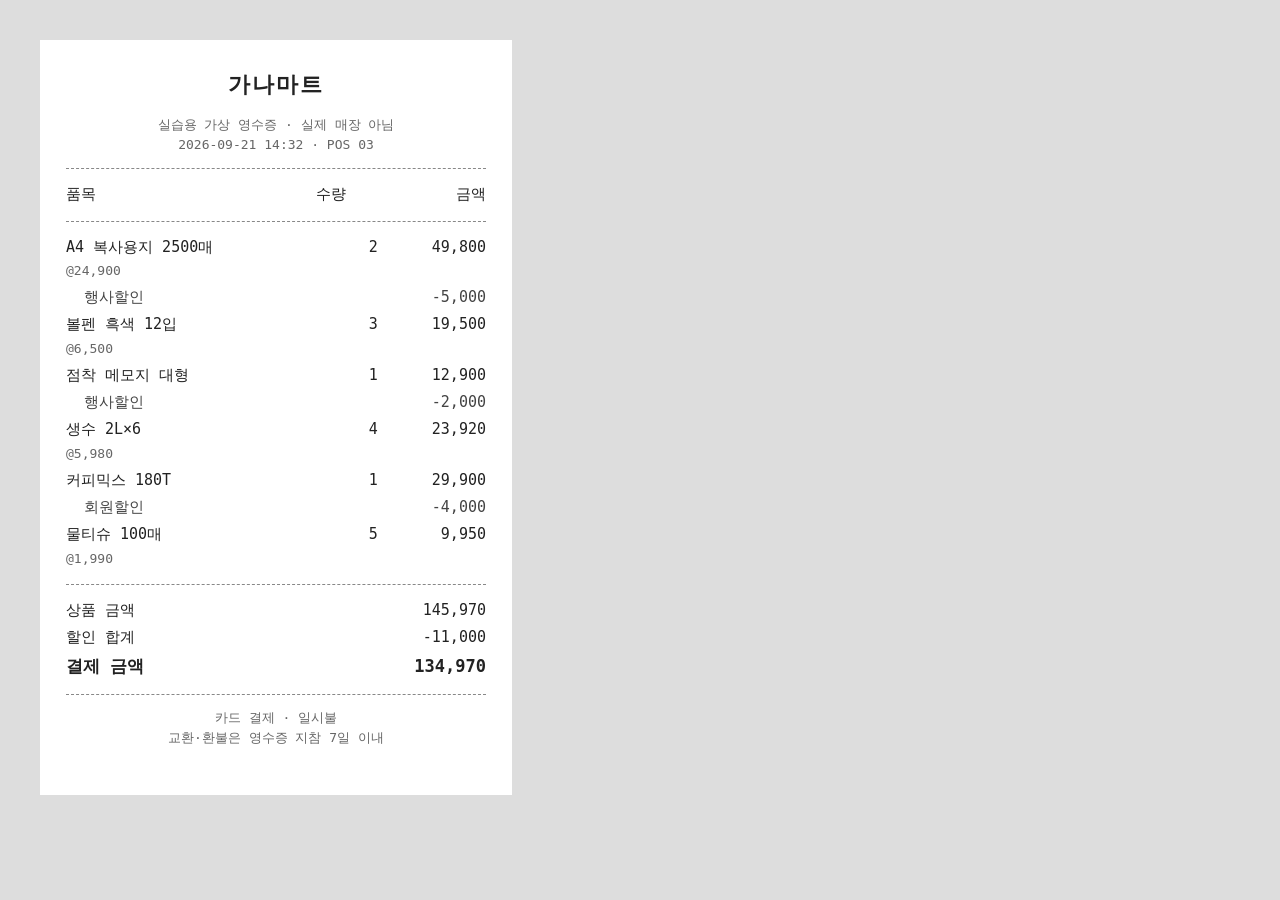
<file: presentations/genai-lecture/tools/receipt.html>
<!doctype html>
<html lang="ko">
<head>
<meta charset="utf-8">
<title>실습용 가상 영수증</title>
<!-- Source for assets/practice-receipt.png. Totals must stay consistent:
     gross 145,970 − discounts 11,000 = 134,970. -->
<style>
  body { margin: 0; padding: 40px; background: #ddd; }
  .r { width: 420px; padding: 28px 26px 34px; background: #fff; font: 15px/1.55 'Apple SD Gothic Neo', 'Noto Sans KR', monospace; color: #222; }
  h1 { margin: 0; text-align: center; font-size: 22px; letter-spacing: 0.1em; }
  .c { text-align: center; }
  .m { color: #666; font-size: 13px; }
  hr { border: 0; border-top: 1px dashed #888; margin: 12px 0; }
  table { width: 100%; border-collapse: collapse; }
  td { padding: 2px 0; vertical-align: top; }
  td.n { text-align: right; white-space: nowrap; }
  tr.d td { color: #444; }
  .tot td { font-weight: 700; font-size: 17px; }
</style>
</head>
<body>
<div class="r" id="receipt">
  <h1>가나마트</h1>
  <p class="c m">실습용 가상 영수증 · 실제 매장 아님<br>2026-09-21 14:32 · POS 03</p>
  <hr>
  <table>
    <tr><td>품목</td><td class="n">수량</td><td class="n">금액</td></tr>
  </table>
  <hr>
  <table>
    <tr><td>A4 복사용지 2500매<br><span class="m">@24,900</span></td><td class="n">2</td><td class="n">49,800</td></tr>
    <tr class="d"><td>&nbsp;&nbsp;행사할인</td><td></td><td class="n">-5,000</td></tr>
    <tr><td>볼펜 흑색 12입<br><span class="m">@6,500</span></td><td class="n">3</td><td class="n">19,500</td></tr>
    <tr><td>점착 메모지 대형</td><td class="n">1</td><td class="n">12,900</td></tr>
    <tr class="d"><td>&nbsp;&nbsp;행사할인</td><td></td><td class="n">-2,000</td></tr>
    <tr><td>생수 2L×6<br><span class="m">@5,980</span></td><td class="n">4</td><td class="n">23,920</td></tr>
    <tr><td>커피믹스 180T</td><td class="n">1</td><td class="n">29,900</td></tr>
    <tr class="d"><td>&nbsp;&nbsp;회원할인</td><td></td><td class="n">-4,000</td></tr>
    <tr><td>물티슈 100매<br><span class="m">@1,990</span></td><td class="n">5</td><td class="n">9,950</td></tr>
  </table>
  <hr>
  <table>
    <tr><td>상품 금액</td><td class="n">145,970</td></tr>
    <tr><td>할인 합계</td><td class="n">-11,000</td></tr>
    <tr class="tot"><td>결제 금액</td><td class="n">134,970</td></tr>
  </table>
  <hr>
  <p class="c m">카드 결제 · 일시불<br>교환·환불은 영수증 지참 7일 이내</p>
</div>
</body>
</html>
</file>
<file: assets/fonts/fonts.css>
/*
 * Shared presentation fonts.
 *
 * Keep font URLs versioned so GitHub Pages and browser caches can retain old
 * assets safely when a font is upgraded.
 */

@font-face {
  font-family: "Pretendard Variable";
  src: url("./pretendard/1.3.9/PretendardVariable.woff2") format("woff2-variations");
  font-style: normal;
  font-weight: 45 920;
  font-display: swap;
}

@font-face {
  font-family: "Fraunces Variable";
  src: url("./fraunces/1.0/FrauncesVariable.woff2") format("woff2-variations");
  font-style: normal;
  font-weight: 100 900;
  font-display: swap;
}

@font-face {
  font-family: "Jetendard";
  src: url("./jetendard/0.1.0/Jetendard-Regular.woff2") format("woff2");
  font-style: normal;
  font-weight: 400;
  font-display: swap;
}
</file>
<file: presentations/genai-lecture/vendor/reveal/reveal.css>
.reveal .stretch,.reveal .r-stretch{max-width:none;max-height:none}.reveal pre.stretch code,.reveal pre.r-stretch code{box-sizing:border-box;height:100%;max-height:100%}.reveal .r-fit-text{white-space:nowrap;display:inline-block}.reveal .r-stack{grid-template-rows:100%;display:grid}.reveal .r-stack>*{grid-area:1/1;margin:auto}.reveal .r-vstack,.reveal .r-hstack{display:flex}.reveal .r-vstack img,.reveal .r-vstack video,.reveal .r-hstack img,.reveal .r-hstack video{object-fit:contain;min-width:0;min-height:0}.reveal .r-vstack{flex-direction:column;justify-content:center;align-items:center}.reveal .r-hstack{flex-direction:row;justify-content:center;align-items:center}.reveal .items-stretch{align-items:stretch}.reveal .items-start{align-items:flex-start}.reveal .items-center{align-items:center}.reveal .items-end{align-items:flex-end}.reveal .justify-between{justify-content:space-between}.reveal .justify-around{justify-content:space-around}.reveal .justify-start{justify-content:flex-start}.reveal .justify-center{justify-content:center}.reveal .justify-end{justify-content:flex-end}html.reveal-full-page{width:100%;height:100vh;height:calc(var(--vh,1vh) * 100);height:100dvh;overflow:hidden}.reveal-viewport{color:#000;--r-controls-spacing:12px;--r-overlay-header-height:40px;--r-overlay-margin:0px;--r-overlay-padding:6px;--r-overlay-gap:5px;background-color:#fff;height:100%;margin:0;line-height:1;position:relative;overflow:hidden}@media screen and (width<=1024px),(height<=768px){.reveal-viewport{--r-overlay-header-height:26px}}.reveal-viewport:fullscreen{width:100%!important;height:100%!important;top:0!important;left:0!important;transform:none!important}.reveal .fragment{transition:all .2s}.reveal .fragment:not(.custom){opacity:0;visibility:hidden;will-change:opacity}.reveal .fragment.visible{opacity:1;visibility:inherit}.reveal .fragment.disabled{transition:none}.reveal .fragment.grow{opacity:1;visibility:inherit}.reveal .fragment.grow.visible{transform:scale(1.3)}.reveal .fragment.shrink{opacity:1;visibility:inherit}.reveal .fragment.shrink.visible{transform:scale(.7)}.reveal .fragment.zoom-in{transform:scale(.1)}.reveal .fragment.zoom-in.visible{transform:none}.reveal .fragment.fade-out{opacity:1;visibility:inherit}.reveal .fragment.fade-out.visible{opacity:0;visibility:hidden}.reveal .fragment.semi-fade-out{opacity:1;visibility:inherit}.reveal .fragment.semi-fade-out.visible{opacity:.5;visibility:inherit}.reveal .fragment.strike{opacity:1;visibility:inherit}.reveal .fragment.strike.visible{text-decoration:line-through}.reveal .fragment.fade-up{transform:translateY(40px)}.reveal .fragment.fade-up.visible{transform:translate(0)}.reveal .fragment.fade-down{transform:translateY(-40px)}.reveal .fragment.fade-down.visible{transform:translate(0)}.reveal .fragment.fade-right{transform:translate(-40px)}.reveal .fragment.fade-right.visible{transform:translate(0)}.reveal .fragment.fade-left{transform:translate(40px)}.reveal .fragment.fade-left.visible{transform:translate(0)}.reveal .fragment.fade-in-then-out,.reveal .fragment.current-visible{opacity:0;visibility:hidden}.reveal .fragment.fade-in-then-out.current-fragment,.reveal .fragment.current-visible.current-fragment{opacity:1;visibility:inherit}.reveal .fragment.fade-in-then-semi-out{opacity:0;visibility:hidden}.reveal .fragment.fade-in-then-semi-out.visible{opacity:.5;visibility:inherit}.reveal .fragment.fade-in-then-semi-out.current-fragment,.reveal .fragment.highlight-red,.reveal .fragment.highlight-current-red,.reveal .fragment.highlight-green,.reveal .fragment.highlight-current-green,.reveal .fragment.highlight-blue,.reveal .fragment.highlight-current-blue{opacity:1;visibility:inherit}.reveal .fragment.highlight-red.visible{color:#ff2c2d}.reveal .fragment.highlight-green.visible{color:#17ff2e}.reveal .fragment.highlight-blue.visible{color:#1b91ff}.reveal .fragment.highlight-current-red.current-fragment{color:#ff2c2d}.reveal .fragment.highlight-current-green.current-fragment{color:#17ff2e}.reveal .fragment.highlight-current-blue.current-fragment{color:#1b91ff}.reveal:after{content:"";font-style:italic}.reveal iframe{z-index:1}.reveal a{position:relative}@keyframes bounce-right{0%,10%,25%,40%,50%{transform:translate(0)}20%{transform:translate(10px)}30%{transform:translate(-5px)}}@keyframes bounce-left{0%,10%,25%,40%,50%{transform:translate(0)}20%{transform:translate(-10px)}30%{transform:translate(5px)}}@keyframes bounce-down{0%,10%,25%,40%,50%{transform:translateY(0)}20%{transform:translateY(10px)}30%{transform:translateY(-5px)}}.reveal .controls{top:auto;bottom:var(--r-controls-spacing);right:var(--r-controls-spacing);z-index:11;color:#000;pointer-events:none;font-size:10px;display:none;position:absolute;left:auto}.reveal .controls button{cursor:pointer;color:currentColor;z-index:2;pointer-events:auto;font-size:inherit;visibility:hidden;opacity:0;-webkit-appearance:none;-webkit-tap-highlight-color:#0000;background-color:#0000;border:0;outline:0;padding:0;transition:color .2s,opacity .2s,transform .2s;position:absolute;transform:scale(.9999)}.reveal .controls .controls-arrow:before,.reveal .controls .controls-arrow:after{content:"";transform-origin:.2em;will-change:transform;background-color:currentColor;border-radius:.25em;width:2.6em;height:.5em;transition:all .15s,background-color .8s;position:absolute;top:0;left:0}.reveal .controls .controls-arrow{width:3.6em;height:3.6em;position:relative}.reveal .controls .controls-arrow:before{transform:translate(.5em)translateY(1.55em)rotate(45deg)}.reveal .controls .controls-arrow:after{transform:translate(.5em)translateY(1.55em)rotate(-45deg)}.reveal .controls .controls-arrow:hover:before{transform:translate(.5em)translateY(1.55em)rotate(40deg)}.reveal .controls .controls-arrow:hover:after{transform:translate(.5em)translateY(1.55em)rotate(-40deg)}.reveal .controls .controls-arrow:active:before{transform:translate(.5em)translateY(1.55em)rotate(36deg)}.reveal .controls .controls-arrow:active:after{transform:translate(.5em)translateY(1.55em)rotate(-36deg)}.reveal .controls .navigate-left{bottom:3.2em;right:6.4em;transform:translate(-10px)}.reveal .controls .navigate-left.highlight{animation:2s ease-out 50 both bounce-left}.reveal .controls .navigate-right{bottom:3.2em;right:0;transform:translate(10px)}.reveal .controls .navigate-right .controls-arrow{transform:rotate(180deg)}.reveal .controls .navigate-right.highlight{animation:2s ease-out 50 both bounce-right}.reveal .controls .navigate-up{bottom:6.4em;right:3.2em;transform:translateY(-10px)}.reveal .controls .navigate-up .controls-arrow{transform:rotate(90deg)}.reveal .controls .navigate-down{padding-bottom:1.4em;bottom:-1.4em;right:3.2em;transform:translateY(10px)}.reveal .controls .navigate-down .controls-arrow{transform:rotate(-90deg)}.reveal .controls .navigate-down.highlight{animation:2s ease-out 50 both bounce-down}.reveal .controls[data-controls-back-arrows=faded] .navigate-up.enabled{opacity:.3}.reveal .controls[data-controls-back-arrows=faded] .navigate-up.enabled:hover{opacity:1}.reveal .controls[data-controls-back-arrows=hidden] .navigate-up.enabled{opacity:0;visibility:hidden}.reveal .controls .enabled{visibility:visible;opacity:.9;cursor:pointer;transform:none}.reveal .controls .enabled.fragmented{opacity:.5}.reveal .controls .enabled:hover,.reveal .controls .enabled.fragmented:hover{opacity:1}.reveal:not(.rtl) .controls[data-controls-back-arrows=faded] .navigate-left.enabled{opacity:.3}.reveal:not(.rtl) .controls[data-controls-back-arrows=faded] .navigate-left.enabled:hover{opacity:1}.reveal:not(.rtl) .controls[data-controls-back-arrows=hidden] .navigate-left.enabled{opacity:0;visibility:hidden}.reveal.rtl .controls[data-controls-back-arrows=faded] .navigate-right.enabled{opacity:.3}.reveal.rtl .controls[data-controls-back-arrows=faded] .navigate-right.enabled:hover{opacity:1}.reveal.rtl .controls[data-controls-back-arrows=hidden] .navigate-right.enabled{opacity:0;visibility:hidden}.reveal[data-navigation-mode=linear].has-horizontal-slides .navigate-up,.reveal[data-navigation-mode=linear].has-horizontal-slides .navigate-down{display:none}.reveal[data-navigation-mode=linear].has-horizontal-slides .navigate-left,.reveal:not(.has-vertical-slides) .controls .navigate-left{bottom:1.4em;right:5.5em}.reveal[data-navigation-mode=linear].has-horizontal-slides .navigate-right,.reveal:not(.has-vertical-slides) .controls .navigate-right{bottom:1.4em;right:.5em}.reveal:not(.has-horizontal-slides) .controls .navigate-up{bottom:5em;right:1.4em}.reveal:not(.has-horizontal-slides) .controls .navigate-down{bottom:.5em;right:1.4em}.reveal.has-dark-background .controls{color:#fff}.reveal.has-light-background .controls{color:#000}.reveal.no-hover .controls .controls-arrow:hover:before,.reveal.no-hover .controls .controls-arrow:active:before{transform:translate(.5em)translateY(1.55em)rotate(45deg)}.reveal.no-hover .controls .controls-arrow:hover:after,.reveal.no-hover .controls .controls-arrow:active:after{transform:translate(.5em)translateY(1.55em)rotate(-45deg)}@media screen and (width>=500px){.reveal-viewport{--r-controls-spacing:.8em}.reveal .controls[data-controls-layout=edges]{inset:0}.reveal .controls[data-controls-layout=edges] .navigate-left,.reveal .controls[data-controls-layout=edges] .navigate-right,.reveal .controls[data-controls-layout=edges] .navigate-up,.reveal .controls[data-controls-layout=edges] .navigate-down{bottom:auto;right:auto}.reveal .controls[data-controls-layout=edges] .navigate-left{top:50%;left:var(--r-controls-spacing);margin-top:-1.8em}.reveal .controls[data-controls-layout=edges] .navigate-right{top:50%;right:var(--r-controls-spacing);margin-top:-1.8em}.reveal .controls[data-controls-layout=edges] .navigate-up{top:var(--r-controls-spacing);margin-left:-1.8em;left:50%}.reveal .controls[data-controls-layout=edges] .navigate-down{bottom:calc(var(--r-controls-spacing) - 1.4em + .3em);margin-left:-1.8em;left:50%}}.reveal .progress{z-index:10;color:#fff;background-color:#0003;width:100%;height:3px;display:none;position:absolute;bottom:0;left:0}.reveal .progress:after{content:"";width:100%;height:10px;display:block;position:absolute;top:-10px}.reveal .progress span{transform-origin:0 0;background-color:currentColor;width:100%;height:100%;transition:transform .8s cubic-bezier(.26,.86,.44,.985);display:block;transform:scaleX(0)}.reveal .slide-number{z-index:31;color:#fff;background-color:#0006;padding:5px;font-family:Helvetica,sans-serif;font-size:12px;line-height:1;display:block;position:absolute;bottom:8px;right:8px}.reveal .slide-number a{color:currentColor}.reveal .slide-number-delimiter{margin:0 3px}.reveal{touch-action:pinch-zoom;width:100%;height:100%;position:relative;overflow:hidden}.reveal.embedded{touch-action:pan-y}.reveal.embedded.is-vertical-slide{touch-action:none}.reveal .slides{pointer-events:none;z-index:1;text-align:center;perspective:600px;perspective-origin:50% 40%;width:100%;height:100%;margin:auto;position:absolute;inset:0;overflow:visible}.reveal .slides>section{perspective:600px}.reveal .slides>section,.reveal .slides>section>section{pointer-events:auto;z-index:10;transform-style:flat;width:100%;transition:transform-origin .8s cubic-bezier(.26,.86,.44,.985),transform .8s cubic-bezier(.26,.86,.44,.985),visibility .8s cubic-bezier(.26,.86,.44,.985),opacity .8s cubic-bezier(.26,.86,.44,.985);display:none;position:absolute}.reveal[data-transition-speed=fast] .slides section{transition-duration:.4s}.reveal[data-transition-speed=slow] .slides section{transition-duration:1.2s}.reveal .slides section[data-transition-speed=fast]{transition-duration:.4s}.reveal .slides section[data-transition-speed=slow]{transition-duration:1.2s}.reveal .slides>section.stack{pointer-events:none;height:100%;padding-top:0;padding-bottom:0}.reveal .slides>section.present,.reveal .slides>section>section.present{z-index:11;opacity:1;display:block}.reveal .slides>section:empty,.reveal .slides>section>section:empty,.reveal .slides>section[data-background-interactive],.reveal .slides>section>section[data-background-interactive]{pointer-events:none}.reveal.center,.reveal.center .slides,.reveal.center .slides section{min-height:0!important}.reveal .slides>section:not(.present),.reveal .slides>section>section:not(.present){pointer-events:none}.reveal.overview .slides>section,.reveal.overview .slides>section>section{pointer-events:auto}.reveal .slides>section.past,.reveal .slides>section.future,.reveal .slides>section.past>section,.reveal .slides>section.future>section,.reveal .slides>section>section.past,.reveal .slides>section>section.future{opacity:0}.reveal .slides>section[data-transition=slide].past,.reveal .slides>section[data-transition~=slide-out].past,.reveal.slide .slides>section:not([data-transition]).past{transform:translate(-150%)}.reveal .slides>section[data-transition=slide].future,.reveal .slides>section[data-transition~=slide-in].future,.reveal.slide .slides>section:not([data-transition]).future{transform:translate(150%)}.reveal .slides>section>section[data-transition=slide].past,.reveal .slides>section>section[data-transition~=slide-out].past,.reveal.slide .slides>section>section:not([data-transition]).past{transform:translateY(-150%)}.reveal .slides>section>section[data-transition=slide].future,.reveal .slides>section>section[data-transition~=slide-in].future,.reveal.slide .slides>section>section:not([data-transition]).future{transform:translateY(150%)}.reveal .slides>section[data-transition=linear].past,.reveal .slides>section[data-transition~=linear-out].past,.reveal.linear .slides>section:not([data-transition]).past{transform:translate(-150%)}.reveal .slides>section[data-transition=linear].future,.reveal .slides>section[data-transition~=linear-in].future,.reveal.linear .slides>section:not([data-transition]).future{transform:translate(150%)}.reveal .slides>section>section[data-transition=linear].past,.reveal .slides>section>section[data-transition~=linear-out].past,.reveal.linear .slides>section>section:not([data-transition]).past{transform:translateY(-150%)}.reveal .slides>section>section[data-transition=linear].future,.reveal .slides>section>section[data-transition~=linear-in].future,.reveal.linear .slides>section>section:not([data-transition]).future{transform:translateY(150%)}.reveal .slides section[data-transition=default].stack,.reveal.default .slides section.stack{transform-style:preserve-3d}.reveal .slides>section[data-transition=default].past,.reveal .slides>section[data-transition~=default-out].past,.reveal.default .slides>section:not([data-transition]).past{transform:translate(-100%)rotateY(-90deg)translate(-100%)}.reveal .slides>section[data-transition=default].future,.reveal .slides>section[data-transition~=default-in].future,.reveal.default .slides>section:not([data-transition]).future{transform:translate(100%)rotateY(90deg)translate(100%)}.reveal .slides>section>section[data-transition=default].past,.reveal .slides>section>section[data-transition~=default-out].past,.reveal.default .slides>section>section:not([data-transition]).past{transform:translateY(-300px)rotateX(70deg)translateY(-300px)}.reveal .slides>section>section[data-transition=default].future,.reveal .slides>section>section[data-transition~=default-in].future,.reveal.default .slides>section>section:not([data-transition]).future{transform:translateY(300px)rotateX(-70deg)translateY(300px)}.reveal .slides section[data-transition=convex].stack,.reveal.convex .slides section.stack{transform-style:preserve-3d}.reveal .slides>section[data-transition=convex].past,.reveal .slides>section[data-transition~=convex-out].past,.reveal.convex .slides>section:not([data-transition]).past{transform:translate(-100%)rotateY(-90deg)translate(-100%)}.reveal .slides>section[data-transition=convex].future,.reveal .slides>section[data-transition~=convex-in].future,.reveal.convex .slides>section:not([data-transition]).future{transform:translate(100%)rotateY(90deg)translate(100%)}.reveal .slides>section>section[data-transition=convex].past,.reveal .slides>section>section[data-transition~=convex-out].past,.reveal.convex .slides>section>section:not([data-transition]).past{transform:translateY(-300px)rotateX(70deg)translateY(-300px)}.reveal .slides>section>section[data-transition=convex].future,.reveal .slides>section>section[data-transition~=convex-in].future,.reveal.convex .slides>section>section:not([data-transition]).future{transform:translateY(300px)rotateX(-70deg)translateY(300px)}.reveal .slides section[data-transition=concave].stack,.reveal.concave .slides section.stack{transform-style:preserve-3d}.reveal .slides>section[data-transition=concave].past,.reveal .slides>section[data-transition~=concave-out].past,.reveal.concave .slides>section:not([data-transition]).past{transform:translate(-100%)rotateY(90deg)translate(-100%)}.reveal .slides>section[data-transition=concave].future,.reveal .slides>section[data-transition~=concave-in].future,.reveal.concave .slides>section:not([data-transition]).future{transform:translate(100%)rotateY(-90deg)translate(100%)}.reveal .slides>section>section[data-transition=concave].past,.reveal .slides>section>section[data-transition~=concave-out].past,.reveal.concave .slides>section>section:not([data-transition]).past{transform:translateY(-80%)rotateX(-70deg)translateY(-80%)}.reveal .slides>section>section[data-transition=concave].future,.reveal .slides>section>section[data-transition~=concave-in].future,.reveal.concave .slides>section>section:not([data-transition]).future{transform:translateY(80%)rotateX(70deg)translateY(80%)}.reveal .slides section[data-transition=zoom],.reveal.zoom .slides section:not([data-transition]){transition-timing-function:ease}.reveal .slides>section[data-transition=zoom].past,.reveal .slides>section[data-transition~=zoom-out].past,.reveal.zoom .slides>section:not([data-transition]).past{visibility:hidden;transform:scale(16)}.reveal .slides>section[data-transition=zoom].future,.reveal .slides>section[data-transition~=zoom-in].future,.reveal.zoom .slides>section:not([data-transition]).future{visibility:hidden;transform:scale(.2)}.reveal .slides>section>section[data-transition=zoom].past,.reveal .slides>section>section[data-transition~=zoom-out].past,.reveal.zoom .slides>section>section:not([data-transition]).past{transform:scale(16)}.reveal .slides>section>section[data-transition=zoom].future,.reveal .slides>section>section[data-transition~=zoom-in].future,.reveal.zoom .slides>section>section:not([data-transition]).future{transform:scale(.2)}.reveal.cube .slides{perspective:1300px}.reveal.cube .slides section{backface-visibility:hidden;box-sizing:border-box;min-height:700px;transform-style:preserve-3d;padding:30px}.reveal.center.cube .slides section{min-height:0}.reveal.cube .slides section:not(.stack):before{content:"";background:#0000001a;border-radius:4px;width:100%;height:100%;display:block;position:absolute;top:0;left:0;transform:translateZ(-20px)}.reveal.cube .slides section:not(.stack):after{content:"";z-index:1;background:0 0;border-radius:4px;width:90%;height:30px;display:block;position:absolute;bottom:0;left:5%;transform:translateZ(-90px)rotateX(65deg);box-shadow:0 95px 25px #0003}.reveal.cube .slides>section.stack{background:0 0;padding:0}.reveal.cube .slides>section.past{transform-origin:100% 0;transform:translate(-100%)rotateY(-90deg)}.reveal.cube .slides>section.future{transform-origin:0 0;transform:translate(100%)rotateY(90deg)}.reveal.cube .slides>section>section.past{transform-origin:0 100%;transform:translateY(-100%)rotateX(90deg)}.reveal.cube .slides>section>section.future{transform-origin:0 0;transform:translateY(100%)rotateX(-90deg)}.reveal.page .slides{perspective-origin:0%;perspective:3000px}.reveal.page .slides section{box-sizing:border-box;min-height:700px;transform-style:preserve-3d;padding:30px}.reveal.page .slides section.past{z-index:12}.reveal.page .slides section:not(.stack):before{content:"";background:#0000001a;width:100%;height:100%;display:block;position:absolute;top:0;left:0;transform:translateZ(-20px)}.reveal.page .slides section:not(.stack):after{content:"";z-index:1;background:0 0;border-radius:4px;width:90%;height:30px;display:block;position:absolute;bottom:0;left:5%;transform:translateZ(-90px)rotateX(65deg);box-shadow:0 95px 25px #0003}.reveal.page .slides>section.stack{background:0 0;padding:0}.reveal.page .slides>section.past{transform-origin:0 0;transform:translate(-40%)rotateY(-80deg)}.reveal.page .slides>section.future{transform-origin:100% 0;transform:translate(0,0)}.reveal.page .slides>section>section.past{transform-origin:0 0;transform:translateY(-40%)rotateX(80deg)}.reveal.page .slides>section>section.future{transform-origin:0 100%;transform:translate(0,0)}.reveal .slides section[data-transition=fade],.reveal.fade .slides section:not([data-transition]),.reveal.fade .slides>section>section:not([data-transition]){transition:opacity .5s;transform:none}.reveal.fade.overview .slides section,.reveal.fade.overview .slides>section>section{transition:none}.reveal .slides section[data-transition=none],.reveal.none .slides section:not([data-transition]){transition:none;transform:none}.reveal .pause-overlay{visibility:hidden;opacity:0;z-index:100;background:#000;width:100%;height:100%;transition:all 1s;position:absolute;top:0;left:0}.reveal .pause-overlay .resume-button{color:#ccc;cursor:pointer;background:0 0;border:2px solid #ccc;border-radius:2px;padding:6px 14px;font-size:16px;position:absolute;bottom:20px;right:20px}.reveal .pause-overlay .resume-button:hover{color:#fff;border-color:#fff}.reveal.paused .pause-overlay{visibility:visible;opacity:1}.reveal .no-transition,.reveal .no-transition *,.reveal .slides.disable-slide-transitions section{transition:none!important}.reveal .slides.disable-slide-transitions section{transform:none!important}.reveal .backgrounds{perspective:600px;width:100%;height:100%;position:absolute;top:0;left:0}.reveal .slide-background{opacity:0;visibility:hidden;background-color:#0000;width:100%;height:100%;transition:all .8s cubic-bezier(.26,.86,.44,.985);display:none;position:absolute;overflow:hidden}.reveal .slide-background-content{background-position:50%;background-repeat:no-repeat;background-size:cover;width:100%;height:100%;position:absolute}.reveal .slide-background.stack{display:block}.reveal .slide-background.present{opacity:1;visibility:visible;z-index:2}.print-pdf .reveal .slide-background{opacity:1!important;visibility:visible!important}.reveal .slide-background video{object-fit:cover;width:100%;max-width:none;height:100%;max-height:none;position:absolute;top:0;left:0}.reveal .slide-background[data-background-size=contain] video{object-fit:contain}.reveal[data-background-transition=none]>.backgrounds .slide-background:not([data-background-transition]),.reveal>.backgrounds .slide-background[data-background-transition=none]{transition:none}.reveal[data-background-transition=slide]>.backgrounds .slide-background:not([data-background-transition]),.reveal>.backgrounds .slide-background[data-background-transition=slide]{opacity:1}.reveal[data-background-transition=slide]>.backgrounds .slide-background.past:not([data-background-transition]),.reveal>.backgrounds .slide-background.past[data-background-transition=slide]{transform:translate(-100%)}.reveal[data-background-transition=slide]>.backgrounds .slide-background.future:not([data-background-transition]),.reveal>.backgrounds .slide-background.future[data-background-transition=slide]{transform:translate(100%)}.reveal[data-background-transition=slide]>.backgrounds .slide-background>.slide-background.past:not([data-background-transition]),.reveal>.backgrounds .slide-background>.slide-background.past[data-background-transition=slide]{transform:translateY(-100%)}.reveal[data-background-transition=slide]>.backgrounds .slide-background>.slide-background.future:not([data-background-transition]),.reveal>.backgrounds .slide-background>.slide-background.future[data-background-transition=slide]{transform:translateY(100%)}.reveal[data-background-transition=convex]>.backgrounds .slide-background.past:not([data-background-transition]),.reveal>.backgrounds .slide-background.past[data-background-transition=convex]{opacity:0;transform:translate(-100%)rotateY(-90deg)translate(-100%)}.reveal[data-background-transition=convex]>.backgrounds .slide-background.future:not([data-background-transition]),.reveal>.backgrounds .slide-background.future[data-background-transition=convex]{opacity:0;transform:translate(100%)rotateY(90deg)translate(100%)}.reveal[data-background-transition=convex]>.backgrounds .slide-background>.slide-background.past:not([data-background-transition]),.reveal>.backgrounds .slide-background>.slide-background.past[data-background-transition=convex]{opacity:0;transform:translateY(-100%)rotateX(90deg)translateY(-100%)}.reveal[data-background-transition=convex]>.backgrounds .slide-background>.slide-background.future:not([data-background-transition]),.reveal>.backgrounds .slide-background>.slide-background.future[data-background-transition=convex]{opacity:0;transform:translateY(100%)rotateX(-90deg)translateY(100%)}.reveal[data-background-transition=concave]>.backgrounds .slide-background.past:not([data-background-transition]),.reveal>.backgrounds .slide-background.past[data-background-transition=concave]{opacity:0;transform:translate(-100%)rotateY(90deg)translate(-100%)}.reveal[data-background-transition=concave]>.backgrounds .slide-background.future:not([data-background-transition]),.reveal>.backgrounds .slide-background.future[data-background-transition=concave]{opacity:0;transform:translate(100%)rotateY(-90deg)translate(100%)}.reveal[data-background-transition=concave]>.backgrounds .slide-background>.slide-background.past:not([data-background-transition]),.reveal>.backgrounds .slide-background>.slide-background.past[data-background-transition=concave]{opacity:0;transform:translateY(-100%)rotateX(-90deg)translateY(-100%)}.reveal[data-background-transition=concave]>.backgrounds .slide-background>.slide-background.future:not([data-background-transition]),.reveal>.backgrounds .slide-background>.slide-background.future[data-background-transition=concave]{opacity:0;transform:translateY(100%)rotateX(90deg)translateY(100%)}.reveal[data-background-transition=zoom]>.backgrounds .slide-background:not([data-background-transition]),.reveal>.backgrounds .slide-background[data-background-transition=zoom]{transition-timing-function:ease}.reveal[data-background-transition=zoom]>.backgrounds .slide-background.past:not([data-background-transition]),.reveal>.backgrounds .slide-background.past[data-background-transition=zoom]{opacity:0;visibility:hidden;transform:scale(16)}.reveal[data-background-transition=zoom]>.backgrounds .slide-background.future:not([data-background-transition]),.reveal>.backgrounds .slide-background.future[data-background-transition=zoom]{opacity:0;visibility:hidden;transform:scale(.2)}.reveal[data-background-transition=zoom]>.backgrounds .slide-background>.slide-background.past:not([data-background-transition]),.reveal>.backgrounds .slide-background>.slide-background.past[data-background-transition=zoom]{opacity:0;visibility:hidden;transform:scale(16)}.reveal[data-background-transition=zoom]>.backgrounds .slide-background>.slide-background.future:not([data-background-transition]),.reveal>.backgrounds .slide-background>.slide-background.future[data-background-transition=zoom]{opacity:0;visibility:hidden;transform:scale(.2)}.reveal[data-transition-speed=fast]>.backgrounds .slide-background{transition-duration:.4s}.reveal[data-transition-speed=slow]>.backgrounds .slide-background{transition-duration:1.2s}.reveal [data-auto-animate-target^=unmatched]{will-change:opacity}.reveal section[data-auto-animate]:not(.stack):not([data-auto-animate=running]) [data-auto-animate-target^=unmatched]{opacity:0}.reveal.overview{perspective-origin:50%;perspective:700px}.reveal.overview .slides section{cursor:pointer;box-sizing:border-box;height:100%;overflow:hidden;opacity:1!important;visibility:visible!important;top:0!important}.reveal.overview .slides section:hover,.reveal.overview .slides section.present{outline-offset:10px;outline:10px solid #96969699}.reveal.overview .slides section.present{outline:10px solid var(--r-link-color)}.reveal.overview .slides section .fragment{opacity:1;transition:none}.reveal.overview .slides section:after,.reveal.overview .slides section:before{display:none!important}.reveal.overview .slides>section.stack{background:0 0;outline:none;padding:0;overflow:visible;top:0!important}.reveal.overview .backgrounds{perspective:inherit}.reveal.overview .backgrounds .slide-background{opacity:1;visibility:visible;outline-offset:10px;outline:10px solid #9696961a}.reveal.overview .backgrounds .slide-background.stack{overflow:visible}.reveal.overview .slides section,.reveal.overview-deactivating .slides section,.reveal.overview .backgrounds .slide-background,.reveal.overview-deactivating .backgrounds .slide-background{transition:none}.reveal.rtl .slides,.reveal.rtl .slides h1,.reveal.rtl .slides h2,.reveal.rtl .slides h3,.reveal.rtl .slides h4,.reveal.rtl .slides h5,.reveal.rtl .slides h6{direction:rtl;font-family:sans-serif}.reveal.rtl pre,.reveal.rtl code{direction:ltr}.reveal.rtl ol,.reveal.rtl ul{text-align:right}.reveal.rtl .progress span{transform-origin:100% 0}.reveal.has-parallax-background .backgrounds{transition:all .8s}.reveal.has-parallax-background[data-transition-speed=fast] .backgrounds{transition-duration:.4s}.reveal.has-parallax-background[data-transition-speed=slow] .backgrounds{transition-duration:1.2s}@keyframes fade-in{0%{opacity:0}to{opacity:1}}@keyframes scale-up{0%{transform:scale(.95)}to{transform:scale(1)}}.reveal [data-preview-image],.reveal [data-preview-video],.reveal [data-preview-link]:not(a):not([data-preview-link=false]){cursor:zoom-in}.r-overlay{top:var(--r-overlay-margin);right:var(--r-overlay-margin);bottom:var(--r-overlay-margin);left:var(--r-overlay-margin);border-radius:min(var(--r-overlay-margin), 6px);z-index:99;-webkit-backdrop-filter:blur(10px);backdrop-filter:blur(10px);color:#fff;background:#000000f2;font-family:ui-sans-serif,system-ui,-apple-system,Helvetica,sans-serif;transition:all .3s;animation:.3s fade-in;position:absolute}.r-overlay-viewport{top:var(--r-overlay-padding);right:var(--r-overlay-padding);bottom:var(--r-overlay-padding);left:var(--r-overlay-padding);gap:var(--r-overlay-gap);flex-direction:column;display:flex;position:absolute}.r-overlay-header{z-index:2;box-sizing:border-box;height:var(--r-overlay-header-height);justify-content:flex-end;align-items:center;gap:6px;display:flex}.r-overlay-header .r-overlay-header-button{all:unset;min-width:var(--r-overlay-header-height);min-height:var(--r-overlay-header-height);padding:0 calc(var(--r-overlay-header-height) / 4);opacity:1;cursor:pointer;box-sizing:border-box;border-radius:6px;justify-content:center;align-items:center;gap:8px;font-size:18px;display:flex}.r-overlay-header .r-overlay-header-button:hover{opacity:1;background-color:#ffffff26}.r-overlay-header .icon{background-position:50%;background-repeat:no-repeat;background-size:100%;width:20px;height:20px;display:inline-block}.r-overlay-close .icon{background-image:url([data-uri])}.r-overlay-external .icon{background-image:url([data-uri])}.r-overlay-content{background-color:#141414cc;border-radius:6px;flex-grow:1;place-items:center;animation:.5s cubic-bezier(.26,.86,.44,.985) scale-up;display:grid;position:relative;overflow:hidden}.r-overlay-spinner{z-index:10;visibility:hidden;opacity:0;background-image:url([data-uri]%2F%2F%2F6%2Bvr8nJybW1tcDAwOjo6Nvb26ioqKOjo7Ozs%2FLy8vz8%2FAAAAAAAAAAAACH%2FC05FVFNDQVBFMi4wAwEAAAAh%2FhpDcmVhdGVkIHdpdGggYWpheGxvYWQuaW5mbwAh%[base64]%2FV%2FnmOM82XiHRLYKhKP1oZmADdEAAAh%2BQQJCgAAACwAAAAAIAAgAAAE6hDISWlZpOrNp1lGNRSdRpDUolIGw5RUYhhHukqFu8DsrEyqnWThGvAmhVlteBvojpTDDBUEIFwMFBRAmBkSgOrBFZogCASwBDEY%2FCZSg7GSE0gSCjQBMVG023xWBhklAnoEdhQEfyNqMIcKjhRsjEdnezB%2BA4k8gTwJhFuiW4dokXiloUepBAp5qaKpp6%2BHo7aWW54wl7obvEe0kRuoplCGepwSx2jJvqHEmGt6whJpGpfJCHmOoNHKaHx61WiSR92E4lbFoq%2BB6QDtuetcaBPnW6%2BO7wDHpIiK9SaVK5GgV543tzjgGcghAgAh%[base64]%2B%2BG%2Bw48edZPK%2BM6hLJpQg484enXIdQFSS1u6UhksENEQAAIfkECQoAAAAsAAAAACAAIAAABOcQyEmpGKLqzWcZRVUQnZYg1aBSh2GUVEIQ2aQOE%2BG%2BcD4ntpWkZQj1JIiZIogDFFyHI0UxQwFugMSOFIPJftfVAEoZLBbcLEFhlQiqGp1Vd140AUklUN3eCA51C1EWMzMCezCBBmkxVIVHBWd3HHl9JQOIJSdSnJ0TDKChCwUJjoWMPaGqDKannasMo6WnM562R5YluZRwur0wpgqZE7NKUm%2BFNRPIhjBJxKZteWuIBMN4zRMIVIhffcgojwCF117i4nlLnY5ztRLsnOk%2BaV%2BoJY7V7m76PdkS4trKcdg0Zc0tTcKkRAAAIfkECQoAAAAsAAAAACAAIAAABO4QyEkpKqjqzScpRaVkXZWQEximw1BSCUEIlDohrft6cpKCk5xid5MNJTaAIkekKGQkWyKHkvhKsR7ARmitkAYDYRIbUQRQjWBwJRzChi9CRlBcY1UN4g0%[base64]%[base64]%2BE71SRQeyqUToLA7VxF0JDyIQh%2FMVVPMt1ECZlfcjZJ9mIKoaTl1MRIl5o4CUKXOwmyrCInCKqcWtvadL2SYhyASyNDJ0uIiRMDjI0Fd30%2FiI2UA5GSS5UDj2l6NoqgOgN4gksEBgYFf0FDqKgHnyZ9OX8HrgYHdHpcHQULXAS2qKpENRg7eAMLC7kTBaixUYFkKAzWAAnLC7FLVxLWDBLKCwaKTULgEwbLA4hJtOkSBNqITT3xEgfLpBtzE%2FjiuL04RGEBgwWhShRgQExHBAAh%2BQQJCgAAACwAAAAAIAAgAAAE7xDISWlSqerNpyJKhWRdlSAVoVLCWk6JKlAqAavhO9UkUHsqlE6CwO1cRdCQ8iEIfzFVTzLdRAmZX3I2SfZiCqGk5dTESJeaOAlClzsJsqwiJwiqnFrb2nS9kmIcgEsjQydLiIlHehhpejaIjzh9eomSjZR%[base64]%2BE71SRQeyqUToLA7VxF0JDyIQh%[base64]%2BE71SRQeyqUToLA7VxF0JDyIQh%2FMVVPMt1ECZlfcjZJ9mIKoaTl1MRIl5o4CUKXOwmyrCInCKqcWtvadL2SYhyASyNDJ0uIiUd6GAULDJCRiXo1CpGXDJOUjY%2BYip9DhToJA4RBLwMLCwVDfRgbBAaqqoZ1XBMHswsHtxtFaH1iqaoGNgAIxRpbFAgfPQSqpbgGBqUD1wBXeCYp1AYZ19JJOYgH1KwA4UBvQwXUBxPqVD9L3sbp2BNk2xvvFPJd%2BMFCN6HAAIKgNggY0KtEBAAh%[base64]%2BvsYMDAzZQPC9VCNkDWUhGkuE5PxJNwiUK4UfLzOlD4WvzAHaoG9nxPi5d%2BjYUqfAhhykOFwJWiAAAIfkECQoAAAAsAAAAACAAIAAABPAQyElpUqnqzaciSoVkXVUMFaFSwlpOCcMYlErAavhOMnNLNo8KsZsMZItJEIDIFSkLGQoQTNhIsFehRww2CQLKF0tYGKYSg%2BygsZIuNqJksKgbfgIGepNo2cIUB3V1B3IvNiBYNQaDSTtfhhx0CwVPI0UJe0%2Bbm4g5VgcGoqOcnjmjqDSdnhgEoamcsZuXO1aWQy8KAwOAuTYYGwi7w5h%2BKr0SJ8MFihpNbx%2B4Erq7BYBuzsdiH1jCAzoSfl0rVirNbRXlBBlLX%2BBP0XJLAPGzTkAuAOqb0WT5AH7OcdCm5B8TgRwSRKIHQtaLCwg1RAAAOwAAAAAAAAAAAA%3D%3D);width:32px;height:32px;margin:-16px 0 0 -16px;display:block;position:absolute;top:50%;left:50%}.r-overlay-preview .r-overlay-content iframe{opacity:0;visibility:hidden;border:0;width:100%;max-width:100%;height:100%;max-height:100%;transition:all .3s}.r-overlay-preview[data-state=loaded] iframe{opacity:1;visibility:visible}.r-overlay-preview .r-overlay-content img,.r-overlay-preview .r-overlay-content video{object-fit:scale-down;width:100%;max-width:100%;height:100%;max-height:100%;margin:0;position:absolute}.r-overlay-preview[data-preview-fit=none] img,.r-overlay-preview[data-preview-fit=none] video{object-fit:none}.r-overlay-preview[data-preview-fit=scale-down] img,.r-overlay-preview[data-preview-fit=scale-down] video{object-fit:scale-down}.r-overlay-preview[data-preview-fit=contain] img,.r-overlay-preview[data-preview-fit=contain] video{object-fit:contain}.r-overlay-preview[data-preview-fit=cover] img,.r-overlay-preview[data-preview-fit=cover] video{object-fit:cover}.r-overlay-preview[data-state=loaded] .r-overlay-content-inner{z-index:-1;text-align:center;letter-spacing:normal;width:100%;position:absolute;top:45%;left:0}.r-overlay-preview .r-overlay-error{color:orange;font-size:18px}.r-overlay-preview .x-frame-error{opacity:0;transition:opacity .3s .3s}.r-overlay-preview[data-state=loaded] .x-frame-error{opacity:1}.r-overlay-preview[data-state=loading] .r-overlay-spinner{opacity:.6;visibility:visible}.r-overlay-help .r-overlay-content{overflow:auto}.r-overlay-help-content{text-align:center;letter-spacing:normal;max-width:560px;margin:auto;padding:20px 0}.r-overlay-help-content .title{margin-top:0;font-size:20px}.r-overlay-help .r-overlay-help-content table{border-collapse:collapse;text-align:left;border:1px solid #fff;font-size:16px}.r-overlay-help .r-overlay-help-content table th,.r-overlay-help .r-overlay-help-content table td{vertical-align:middle;border:1px solid #fff;width:240px;padding:14px}.r-overlay-help .r-overlay-help-content table th{padding-top:20px;padding-bottom:20px}.reveal .playback{z-index:30;cursor:pointer;-webkit-tap-highlight-color:#0000;transition:all .4s;position:absolute;bottom:20px;left:15px}.reveal.overview .playback{opacity:0;visibility:hidden}.reveal .hljs{min-height:100%}.reveal .hljs table{margin:initial}.reveal .hljs-ln-code,.reveal .hljs-ln-numbers{border:0;padding:0}.reveal .hljs-ln-numbers{opacity:.6;text-align:right;vertical-align:top;padding-right:.75em}.reveal .hljs.has-highlights tr:not(.highlight-line){opacity:.4}.reveal .hljs.has-highlights.fragment{transition:all .2s}.reveal .hljs:not(:first-child).fragment{box-sizing:border-box;width:100%;position:absolute;top:0;left:0}.reveal pre[data-auto-animate-target]{overflow:hidden}.reveal pre[data-auto-animate-target] code{height:100%}.reveal .roll{vertical-align:top;perspective:400px;perspective-origin:50%;line-height:1.2;display:inline-block;overflow:hidden}.reveal .roll:hover{text-shadow:none;background:0 0}.reveal .roll span{pointer-events:none;transform-origin:50% 0;transform-style:preserve-3d;backface-visibility:hidden;padding:0 2px;transition:all .4s;display:block;position:relative}.reveal .roll:hover span{background:#00000080;transform:translateZ(-45px)rotateX(90deg)}.reveal .roll span:after{content:attr(data-title);backface-visibility:hidden;transform-origin:50% 0;padding:0 2px;display:block;position:absolute;top:0;left:0;transform:translateY(110%)rotateX(-90deg)}.reveal aside.notes{display:none}.reveal .speaker-notes{z-index:1;color:#222;box-sizing:border-box;text-align:left;-webkit-overflow-scrolling:touch;background-color:#f5f5f5;border:1px solid #0000000d;width:33.3333%;height:100%;padding:14px 18px;font-family:Helvetica,sans-serif;font-size:18px;line-height:1.4;display:none;position:absolute;top:0;left:100%;overflow:auto}.reveal .speaker-notes .notes-placeholder{color:#ccc;font-style:italic}.reveal .speaker-notes:focus{outline:none}.reveal .speaker-notes:before{content:"Speaker notes";opacity:.5;margin-bottom:10px;display:block}.reveal.show-notes{max-width:75%;overflow:visible}.reveal.show-notes .speaker-notes{display:block}@media screen and (width>=1600px){.reveal .speaker-notes{font-size:20px}}@media screen and (width<=1024px){.reveal.show-notes{border-left:0;max-width:none;max-height:70vh;overflow:visible}.reveal.show-notes .speaker-notes{border:0;width:100%;height:30vh;top:100%;left:0}}@media screen and (width<=600px){.reveal.show-notes{max-height:60vh}.reveal.show-notes .speaker-notes{height:40vh;top:100%}.reveal .speaker-notes{font-size:14px}}.reveal .jump-to-slide{z-index:30;-webkit-tap-highlight-color:#0000;font-size:32px;position:absolute;top:15px;left:15px}.reveal .jump-to-slide-input{font-size:inherit;color:currentColor;background:0 0;border:0;padding:8px}.reveal .jump-to-slide-input::placeholder{color:currentColor;opacity:.5}.reveal.has-dark-background .jump-to-slide-input{color:#fff}.reveal.has-light-background .jump-to-slide-input{color:#222}.reveal .jump-to-slide-input:focus{outline:none}.reveal .r-overlay-button{all:unset;z-index:30;cursor:pointer;-webkit-tap-highlight-color:#0000;appearance:none;color:#fff;background:#000000b3;border-radius:5px;justify-content:center;align-items:center;padding:10px;font-size:.4em;display:flex;position:absolute}.reveal .r-overlay-button:hover{background:#000000e6}.reveal.has-light-background .r-overlay-button{color:#222;background:#ffffffb3}.reveal.has-light-background .r-overlay-button:hover{background:#ffffffe6}.reveal .r-media-play-button{bottom:20px;left:15px}.zoomed .reveal *,.zoomed .reveal :before,.zoomed .reveal :after{backface-visibility:visible!important}.zoomed .reveal .progress,.zoomed .reveal .controls{opacity:0}.zoomed .reveal .roll span{background:0 0}.zoomed .reveal .roll span:after,.reveal-viewport.loading-scroll-mode{visibility:hidden}.reveal-viewport.reveal-scroll{z-index:1;--r-scrollbar-width:7px;--r-scrollbar-trigger-size:5px;--r-controls-spacing:8px;margin:0 auto;overflow:hidden auto}@media screen and (width<=500px){.reveal-viewport.reveal-scroll{--r-scrollbar-width:3px;--r-scrollbar-trigger-size:3px}}.reveal-viewport.reveal-scroll .controls,.reveal-viewport.reveal-scroll .progress,.reveal-viewport.reveal-scroll .playback,.reveal-viewport.reveal-scroll .backgrounds,.reveal-viewport.reveal-scroll .slide-number,.reveal-viewport.reveal-scroll .speaker-notes{display:none!important}.reveal-viewport.reveal-scroll .r-overlay,.reveal-viewport.reveal-scroll .pause-overlay,.reveal-viewport.reveal-scroll .r-media-play-button{position:fixed}.reveal-viewport.reveal-scroll .reveal{touch-action:manipulation;overflow:visible}.reveal-viewport.reveal-scroll .slides{pointer-events:initial;perspective:none;perspective-origin:50%;margin:0;padding:0;display:block;position:static;top:auto;left:auto;overflow:visible;width:100%!important}.reveal-viewport.reveal-scroll .scroll-page{width:100%;height:calc(var(--page-height) + var(--page-scroll-padding));z-index:1;position:relative;overflow:visible}.reveal-viewport.reveal-scroll .scroll-page-sticky{height:var(--page-height);position:sticky;top:0}.reveal-viewport.reveal-scroll .scroll-page-content{width:100%;height:100%;position:absolute;top:0;left:0;overflow:hidden}.reveal-viewport.reveal-scroll .scroll-page section{visibility:visible!important;width:var(--slide-width)!important;height:var(--slide-height)!important;opacity:1!important;transform:scale(var(--slide-scale)) translate(-50%, -50%)!important;transform-style:flat!important;transform-origin:0 0!important;display:block!important;position:absolute!important;top:50%!important;left:50%!important}.reveal-viewport.reveal-scroll .slide-background{visibility:visible;opacity:1;touch-action:manipulation;width:100%;height:100%;position:absolute;top:0;left:0;z-index:auto!important;display:block!important}.reveal-viewport.reveal-scroll[data-scrollbar=true]::-webkit-scrollbar{display:none}.reveal-viewport.reveal-scroll[data-scrollbar=auto]::-webkit-scrollbar{display:none}.reveal-viewport.reveal-scroll[data-scrollbar=true],.reveal-viewport.reveal-scroll[data-scrollbar=auto]{scrollbar-width:none}.reveal.has-dark-background,.reveal-viewport.has-dark-background{--r-overlay-element-bg-color:240, 240, 240;--r-overlay-element-fg-color:0, 0, 0}.reveal.has-light-background,.reveal-viewport.has-light-background{--r-overlay-element-bg-color:0, 0, 0;--r-overlay-element-fg-color:240, 240, 240}.reveal-viewport.reveal-scroll .scrollbar{z-index:20;opacity:0;transition:all .3s;position:sticky;top:50%}.reveal-viewport.reveal-scroll .scrollbar.visible,.reveal-viewport.reveal-scroll .scrollbar:hover{opacity:1}.reveal-viewport.reveal-scroll .scrollbar .scrollbar-inner{width:var(--r-scrollbar-width);height:calc(var(--viewport-height) - var(--r-controls-spacing) * 2);right:var(--r-controls-spacing);border-radius:var(--r-scrollbar-width);z-index:10;position:absolute;top:0;transform:translateY(-50%)}.reveal-viewport.reveal-scroll .scrollbar .scrollbar-playhead{width:var(--r-scrollbar-width);height:var(--r-scrollbar-width);border-radius:var(--r-scrollbar-width);background-color:rgba(var(--r-overlay-element-bg-color), 1);z-index:11;transition:background-color .2s;position:absolute;top:0;left:0}.reveal-viewport.reveal-scroll .scrollbar .scrollbar-slide{background-color:rgba(var(--r-overlay-element-bg-color), .2);width:100%;box-shadow:0 0 0px 1px rgba(var(--r-overlay-element-fg-color), .1);border-radius:var(--r-scrollbar-width);transition:background-color .2s;position:absolute}.reveal-viewport.reveal-scroll .scrollbar .scrollbar-slide:after{content:"";z-index:-1;background:0 0;width:200%;height:100%;position:absolute;top:0;left:-50%}.reveal-viewport.reveal-scroll .scrollbar .scrollbar-slide:hover,.reveal-viewport.reveal-scroll .scrollbar .scrollbar-slide.active{background-color:rgba(var(--r-overlay-element-bg-color), .4)}.reveal-viewport.reveal-scroll .scrollbar .scrollbar-trigger{width:100%;transition:background-color .2s;position:absolute}.reveal-viewport.reveal-scroll .scrollbar .scrollbar-slide.active.has-triggers{background-color:rgba(var(--r-overlay-element-bg-color), .4);z-index:10}.reveal-viewport.reveal-scroll .scrollbar .scrollbar-slide.active .scrollbar-trigger:after{content:"";width:var(--r-scrollbar-trigger-size);height:var(--r-scrollbar-trigger-size);background-color:rgba(var(--r-overlay-element-bg-color), 1);opacity:.4;border-radius:20px;transition:transform .2s,opacity .2s;position:absolute;top:50%;left:50%;transform:translate(-50%,-50%)}.reveal-viewport.reveal-scroll .scrollbar .scrollbar-slide.active .scrollbar-trigger.active:after,.reveal-viewport.reveal-scroll .scrollbar .scrollbar-slide.active .scrollbar-trigger.active~.scrollbar-trigger:after{opacity:1}.reveal-viewport.reveal-scroll .scrollbar .scrollbar-slide.active .scrollbar-trigger~.scrollbar-trigger.active:after{transform:translate(calc(var(--r-scrollbar-width) * -2), 0);background-color:rgba(var(--r-overlay-element-bg-color), 1)}@media (pointer:coarse){.reveal .controls{font-size:clamp(10px,2.5vmin,40px)}.reveal .progress{height:clamp(3px,.75vmin,10px)}.reveal .r-overlay-button{padding:clamp(.2em,2vmin,1em);font-size:clamp(.4em,3vmin,1em)}}html.reveal-print *{-webkit-print-color-adjust:exact}html.reveal-print{width:100%;height:100%;overflow:visible}html.reveal-print body{border:0;padding:0;overflow:visible;float:none!important;margin:0 auto!important}html.reveal-print .nestedarrow,html.reveal-print .reveal .controls,html.reveal-print .reveal .progress,html.reveal-print .reveal .playback,html.reveal-print .reveal.overview,html.reveal-print .state-background{display:none!important}html.reveal-print .reveal pre code{overflow:hidden!important}html.reveal-print .reveal{width:auto!important;height:auto!important;overflow:hidden!important}html.reveal-print .reveal .slides{pointer-events:initial;perspective:none;perspective-origin:50%;display:block;position:static;top:auto;left:auto;overflow:visible;zoom:1!important;width:100%!important;height:auto!important;margin:0!important;padding:0!important}html.reveal-print .reveal .slides .pdf-page{z-index:1;page-break-after:always;position:relative;overflow:hidden}html.reveal-print .reveal .slides .pdf-page:last-of-type{page-break-after:avoid}html.reveal-print .reveal .slides section{min-height:1px;visibility:visible!important;box-sizing:border-box!important;opacity:1!important;transform-style:flat!important;margin:0!important;padding:0!important;display:block!important;position:absolute!important;transform:none!important}html.reveal-print .reveal section.stack{page-break-after:avoid!important;height:auto!important;min-height:auto!important;margin:0!important;padding:0!important;position:relative!important}html.reveal-print .reveal img{box-shadow:none}html.reveal-print .reveal .backgrounds{display:none}html.reveal-print .reveal .slide-background{width:100%;height:100%;position:absolute;top:0;left:0;z-index:auto!important;display:block!important}html.reveal-print .reveal.show-notes{max-width:none;max-height:none}html.reveal-print .reveal .speaker-notes-pdf{z-index:100;width:100%;height:auto;max-height:none;display:block;inset:auto}html.reveal-print .reveal .speaker-notes-pdf[data-layout=separate-page]{color:inherit;page-break-after:always;background-color:#0000;border:0;padding:20px;position:relative}html.reveal-print .reveal .slide-number-pdf{visibility:visible;font-size:14px;display:block;position:absolute}html.reveal-print .aria-status{display:none}@media print{html:not(.print-pdf){width:auto;height:auto;overflow:visible}html:not(.print-pdf) body{margin:0;padding:0;overflow:visible}html:not(.print-pdf) .reveal{background:#fff;font-size:20pt}html:not(.print-pdf) .reveal .controls,html:not(.print-pdf) .reveal .state-background,html:not(.print-pdf) .reveal .progress,html:not(.print-pdf) .reveal .backgrounds,html:not(.print-pdf) .reveal .slide-number{display:none!important}html:not(.print-pdf) .reveal p,html:not(.print-pdf) .reveal td,html:not(.print-pdf) .reveal li{color:#000;font-size:20pt!important}html:not(.print-pdf) .reveal h1,html:not(.print-pdf) .reveal h2,html:not(.print-pdf) .reveal h3,html:not(.print-pdf) .reveal h4,html:not(.print-pdf) .reveal h5,html:not(.print-pdf) .reveal h6{text-align:left;letter-spacing:normal;height:auto;line-height:normal;color:#000!important}html:not(.print-pdf) .reveal h1{font-size:28pt!important}html:not(.print-pdf) .reveal h2{font-size:24pt!important}html:not(.print-pdf) .reveal h3{font-size:22pt!important}html:not(.print-pdf) .reveal h4{font-variant:small-caps;font-size:22pt!important}html:not(.print-pdf) .reveal h5{font-size:21pt!important}html:not(.print-pdf) .reveal h6{font-style:italic;font-size:20pt!important}html:not(.print-pdf) .reveal a:link,html:not(.print-pdf) .reveal a:visited{font-weight:700;text-decoration:underline;color:#000!important}html:not(.print-pdf) .reveal ul,html:not(.print-pdf) .reveal ol,html:not(.print-pdf) .reveal div,html:not(.print-pdf) .reveal p{visibility:visible;width:auto;height:auto;margin:0;display:block;position:static;overflow:visible;text-align:left!important}html:not(.print-pdf) .reveal pre,html:not(.print-pdf) .reveal table{margin-left:0;margin-right:0}html:not(.print-pdf) .reveal pre code{padding:20px}html:not(.print-pdf) .reveal blockquote{margin:20px 0}html:not(.print-pdf) .reveal .slides{perspective:none;perspective-origin:50%;zoom:1!important;text-align:left!important;width:auto!important;height:auto!important;margin-top:0!important;margin-left:0!important;padding:0!important;display:block!important;position:static!important;top:0!important;left:0!important;overflow:visible!important;transform:none!important}html:not(.print-pdf) .reveal .slides section{visibility:visible!important;z-index:auto!important;opacity:1!important;page-break-after:always!important;transform-style:flat!important;width:auto!important;height:auto!important;margin-top:0!important;margin-left:0!important;padding:60px 20px!important;transition:none!important;display:block!important;position:static!important;top:0!important;left:0!important;overflow:visible!important;transform:none!important}html:not(.print-pdf) .reveal .slides section.stack{padding:0!important}html:not(.print-pdf) .reveal .slides section:last-of-type{page-break-after:avoid!important}html:not(.print-pdf) .reveal .slides section .fragment{opacity:1!important;visibility:visible!important;transform:none!important}html:not(.print-pdf) .reveal .r-fit-text{white-space:normal!important}html:not(.print-pdf) .reveal section img{box-shadow:none;background:#fff;border:1px solid #666;margin:15px 0;display:block}html:not(.print-pdf) .reveal section small{font-size:.8em}html:not(.print-pdf) .reveal .hljs{white-space:pre-wrap;word-wrap:break-word;word-break:break-word;max-height:100%;font-size:15pt}html:not(.print-pdf) .reveal .hljs .hljs-ln-numbers{white-space:nowrap}html:not(.print-pdf) .reveal .hljs td{font-size:inherit!important;color:inherit!important}}
</file>
<file: presentations/genai-lecture/css/deck.css>
/* ─── Design tokens ──────────────────────────────────────────────────────
   One palette (ivory paper, charcoal ink, one cobalt accent), one type scale,
   one motion curve. Scene rules below reference these, never raw values,
   except for per-scene geometry that JS depends on. */
:root {
  /* color */
  --paper: #f4f1ea;
  --paper-2: #e9e5db;           /* sunken areas, empty cells */
  --surface: #fbfaf6;           /* documents and sheets lying on the paper */
  --ink: #16171a;
  --ink-2: #3f4147;
  --muted: #7c7d82;
  --rule: rgba(22, 23, 26, 0.14);
  --rule-2: rgba(22, 23, 26, 0.34);
  --accent: #2346d1;
  --accent-soft: rgba(35, 70, 209, 0.08);
  --accent-line: rgba(35, 70, 209, 0.42);
  --on-accent: #f7f5ef;

  /* type (slide canvas is 1920×1080) */
  --font: 'Pretendard Variable', Pretendard, 'Apple SD Gothic Neo', 'Noto Sans KR', sans-serif;
  --mono: ui-monospace, 'SF Mono', Menlo, monospace;
  --t-display: 144px;
  --t-h1: 96px;
  --t-h2: 64px;
  --t-h3: 42px;
  --t-body: 30px;
  --t-small: 24px;
  --t-label: 20px;
  --track-tight: -0.035em;
  --track-label: 0.08em;

  /* space */
  --gutter: 120px;
  --s-1: 8px;
  --s-2: 16px;
  --s-3: 24px;
  --s-4: 32px;
  --s-5: 48px;
  --s-6: 64px;
  --measure: 1480px;

  /* shape */
  --radius: 4px;
  --radius-2: 10px;
  --hair: 1px;
  --line: 2px;
  --icon: 40px;
  --icon-stroke: 2.5px;

  /* motion — js/stepper.js reads --dur, --dur-slow and --ease */
  --dur-fast: 180ms;
  --dur: 280ms;
  --dur-slow: 600ms;
  --ease: cubic-bezier(0.2, 0, 0, 1);

  /* uncoated-paper grain, ~6% presence */
  --grain: url("data:image/svg+xml,%3Csvg xmlns='http://www.w3.org/2000/svg' width='240' height='240'%3E%3Cfilter id='n'%3E%3CfeTurbulence type='fractalNoise' baseFrequency='.85' numOctaves='3' stitchTiles='stitch'/%3E%3CfeColorMatrix values='0 0 0 0 .09 0 0 0 0 .08 0 0 0 0 .07 0 0 0 .5 0'/%3E%3C/filter%3E%3Crect width='100%25' height='100%25' filter='url(%23n)' opacity='.2'/%3E%3C/svg%3E");
}

/* Lucide glyphs used as CSS masks (check, x) — same path data as the sprite. */
:root {
  --glyph-check: url("data:image/svg+xml,%3Csvg xmlns='http://www.w3.org/2000/svg' viewBox='0 0 24 24' fill='none' stroke='black' stroke-width='2.2' stroke-linecap='round' stroke-linejoin='round'%3E%3Cpath d='M20 6 9 17l-5-5'/%3E%3C/svg%3E");
}

html { background: var(--paper); }
/* Reveal 6 tags <body> as .reveal-viewport and paints it white. */
body, body.reveal-viewport { background: var(--grain), var(--paper); }
.reveal { color: var(--ink); font-family: var(--font); font-feature-settings: 'ss06'; }
.reveal .slides section { width: 1920px; height: 1080px; padding: 0; text-align: left; }
.reveal .step-trigger { position: absolute; width: 0; height: 0; overflow: hidden; }
.reveal .progress { height: 3px; color: var(--accent); background: transparent; }
.reveal em { font-style: normal; color: var(--accent); }
sup { font-size: 0.55em; vertical-align: super; line-height: 0; }
[data-show] { opacity: 0; }

/* ─── Primitives ─────────────────────────────────────────────────────── */
.i { width: var(--icon); height: var(--icon); fill: none; stroke: currentColor; stroke-linecap: round; stroke-linejoin: round; flex: none; }
.i * { stroke-width: var(--icon-stroke); vector-effect: non-scaling-stroke; }
.i-inline { display: inline-block; width: 0.9em; height: 0.9em; vertical-align: -0.1em; }

.kicker {
  position: absolute; left: var(--gutter); right: var(--gutter); top: 60px; z-index: 5;
  display: flex; align-items: baseline; gap: var(--s-2);
  padding-bottom: 18px; border-bottom: var(--hair) solid var(--rule);
  font-size: var(--t-label); font-weight: 600; color: var(--ink); letter-spacing: 0;
}
.kicker b { font-weight: 600; color: var(--accent); font-variant-numeric: tabular-nums; letter-spacing: var(--track-label); }
.kicker .part { order: 3; margin-left: auto; color: var(--muted); font-weight: 500; }
.kicker .term { color: var(--muted); font-weight: 500; }
.kicker .term::before { content: '/'; margin-right: var(--s-2); color: var(--rule-2); }

/* chapter card: covers the first slide of a chapter, then wipes up (js/stepper.js) */
.chapter-card { position: absolute; left: 0; top: 0; width: 1920px; height: 1080px; z-index: 50; visibility: hidden; pointer-events: none; background: var(--grain), var(--paper); }
.chapter-card::before { content: ''; position: absolute; left: var(--gutter); right: var(--gutter); top: 180px; border-top: var(--line) solid var(--ink); }
.chapter-card .cc-part { position: absolute; left: var(--gutter); top: 204px; font-size: var(--t-label); font-weight: 600; color: var(--muted); letter-spacing: var(--track-label); }
.chapter-card .cc-num { position: absolute; left: var(--gutter); top: 330px; font-size: 200px; font-weight: 700; line-height: 1; color: var(--accent); letter-spacing: -0.04em; font-variant-numeric: tabular-nums; }
.chapter-card .cc-title { position: absolute; left: var(--gutter); top: 580px; margin: 0; font-size: var(--t-h1); font-weight: 700; letter-spacing: -0.045em; line-height: 1.1; }
.chapter-card .cc-term { position: absolute; left: var(--gutter); top: 710px; margin: 0; font-size: 34px; font-weight: 500; color: var(--muted); letter-spacing: -0.01em; }

/* oversized question that opens a chapter */
.bridge { position: absolute; left: var(--gutter); top: 250px; margin: 0; font-size: var(--t-h1); font-weight: 700; letter-spacing: -0.045em; line-height: 1.15; }
/* spoken aside in the corner */
.aside { position: absolute; right: var(--gutter); top: 150px; margin: 0; display: flex; align-items: center; gap: 12px; font-size: 30px; font-weight: 600; color: var(--accent); }
.aside .i { width: 30px; height: 30px; }
/* real screenshots */
.ui-shot { position: absolute; margin: 0; }
.ui-shot img { display: block; border: var(--hair) solid var(--rule-2); border-radius: var(--radius-2); background: var(--surface); }
.ui-shot figcaption { margin-top: 14px; font-size: var(--t-label); font-weight: 600; color: var(--muted); letter-spacing: var(--track-label); }
.ui-shot.missing img { display: none; }
.ui-shot.missing::before { content: 'ChatGPT 화면 캡처 → assets/chatgpt-thinking.png'; display: grid; place-items: center; width: 400px; height: 528px; box-sizing: border-box; padding: 40px; text-align: center; border: var(--line) dashed var(--rule-2); border-radius: var(--radius-2); font-size: 22px; line-height: 1.5; color: var(--muted); }

.captions { position: absolute; left: var(--gutter); right: var(--gutter); bottom: 84px; height: 170px; z-index: 4; }
.captions > * {
  position: absolute; left: 0; bottom: 0; margin: 0; max-width: var(--measure);
  font-size: 50px; font-weight: 600; line-height: 1.22; letter-spacing: -0.028em; text-wrap: balance;
}
.captions > .strong { font-size: var(--t-h2); font-weight: 700; letter-spacing: var(--track-tight); }
.captions small { display: block; margin-top: 14px; font-size: 26px; font-weight: 500; color: var(--muted); letter-spacing: -0.01em; }

.note { position: absolute; right: var(--gutter); bottom: 36px; margin: 0; font-size: 18px; color: var(--muted); z-index: 5; letter-spacing: 0.01em; }
.card { position: absolute; background: var(--surface); border: var(--hair) solid var(--rule); border-radius: var(--radius); }
.label { font-size: var(--t-small); font-weight: 600; color: var(--muted); }
.label b { color: var(--ink); font-weight: 700; margin-right: 10px; }
.cursor { display: inline-block; margin-left: 0.1em; width: 0.07em; height: 0.92em; vertical-align: -0.08em; background: var(--accent); animation: blink 1.1s steps(1) infinite; }
@keyframes blink { 50% { opacity: 0; } }

/* speech: the person is ink, the model is paper */
.bubble-me, .msg.me { background: var(--ink); color: var(--on-accent); }
.bubble-them, .msg.bot { background: var(--surface); color: var(--ink); border: var(--hair) solid var(--rule); }
.bubble-me { position: absolute; padding: 24px 32px; border-radius: var(--radius-2) var(--radius-2) 2px var(--radius-2); font-size: 34px; font-weight: 600; line-height: 1.4; letter-spacing: -0.02em; }
.bubble-them { position: absolute; padding: 24px 32px; border-radius: var(--radius-2) var(--radius-2) var(--radius-2) 2px; font-size: 34px; font-weight: 500; line-height: 1.45; letter-spacing: -0.02em; }
.speaker { display: block; font-size: var(--t-label); font-weight: 600; color: var(--muted); margin-bottom: 8px; letter-spacing: var(--track-label); }

.avatar { position: absolute; width: 200px; height: 220px; overflow: visible; color: var(--ink); }
.who-tag { position: absolute; transform: translateX(-50%); font-size: var(--t-label); font-weight: 600; color: var(--muted); letter-spacing: var(--track-label); }
.qmark { position: absolute; font-size: 64px; font-weight: 300; color: var(--muted); }
.checks { position: absolute; display: grid; gap: 14px; font-size: 28px; font-weight: 600; }
.checks span { display: flex; align-items: center; gap: 14px; }
.checks span::before, .ok-line::before {
  content: ''; width: 28px; height: 28px; flex: none; background: var(--accent);
  -webkit-mask: var(--glyph-check) center / contain no-repeat; mask: var(--glyph-check) center / contain no-repeat;
}

/* index-card drawer: ch.11 agent */
.drawer { height: 88px; position: relative; border: var(--hair) solid var(--rule-2); border-radius: var(--radius); background: var(--surface); }
.drawer::after { content: ''; position: absolute; left: 50%; bottom: 16px; width: 44px; height: 3px; margin-left: -22px; border-radius: 2px; background: var(--rule-2); }
.drawer span { position: absolute; left: 0; right: 0; top: 16px; text-align: center; font-size: var(--t-label); font-weight: 600; color: var(--ink-2); white-space: nowrap; }
.drawer .glow { position: absolute; inset: -1px; border-radius: inherit; background: var(--accent-soft); box-shadow: inset 0 0 0 2px var(--accent); opacity: 0; }

.agent-drawer { position: absolute; left: 1340px; top: 720px; width: 420px; height: 96px; border-radius: var(--radius); background: var(--surface); border: var(--line) solid var(--ink); }
.agent-drawer::after { content: ''; position: absolute; left: 50%; bottom: 18px; width: 64px; height: 3px; margin-left: -32px; border-radius: 2px; background: var(--ink); }
.agent-drawer span { position: absolute; left: 0; right: 0; top: 18px; text-align: center; font-size: 24px; font-weight: 700; white-space: nowrap; }

/* document sheets */
.sheet { background: var(--surface); color: var(--ink); border: var(--hair) solid var(--rule-2); border-radius: 2px; }

/* ─── Part openers ───────────────────────────────────────────────────── */
.slides > section.opener::before { content: ''; position: absolute; left: var(--gutter); right: var(--gutter); top: 180px; border-top: var(--line) solid var(--ink); }
.title-num { position: absolute; left: var(--gutter); top: 204px; font-size: var(--t-label); font-weight: 700; color: var(--accent); letter-spacing: var(--track-label); }
.title-block { position: absolute; left: var(--gutter); bottom: 150px; width: 1100px; }
.title-main { margin: 0; font-size: var(--t-display); font-weight: 700; letter-spacing: -0.05em; line-height: 1.04; }
.title-sub { margin: 36px 0 0; font-size: 34px; font-weight: 500; color: var(--muted); letter-spacing: -0.015em; }
.title-hint { display: inline-block; margin: 28px 0 0; padding: 10px 20px; border-left: 4px solid var(--accent); background: var(--accent-soft); font-size: 26px; font-weight: 600; color: var(--accent); }
.title-link { display: table; margin-top: 12px; }
.title-link b { display: block; margin-top: 4px; font-size: 88px; font-weight: 700; line-height: 1.1; letter-spacing: -0.02em; }
.title-toc { position: absolute; left: 1320px; right: var(--gutter); top: 204px; display: grid; font-size: 26px; font-weight: 500; color: var(--ink-2); }
.title-toc span { display: flex; gap: var(--s-3); padding: 14px 0; border-bottom: var(--hair) solid var(--rule); }
.title-toc b { order: -1; width: 40px; font-weight: 600; color: var(--muted); font-variant-numeric: tabular-nums; }
.title-meta { position: absolute; right: var(--gutter); bottom: 150px; font-size: var(--t-label); color: var(--muted); text-align: right; line-height: 1.6; }

/* shared chat message (ch.8 context) */
.msg { margin: 0; max-width: 80%; padding: 14px 20px; border-radius: 16px; font-size: 26px; line-height: 1.35; }
.msg.me { align-self: flex-end; border-bottom-right-radius: 3px; font-weight: 600; }
.msg.bot { align-self: flex-start; border-bottom-left-radius: 3px; }

/* ─── 01 MNIST ───────────────────────────────────────────────────────── */
/* Step 0: real MNIST digits and a handwritten shape rule. */
.mnist-tiny { position: absolute; left: var(--gutter); top: 220px; display: flex; gap: 120px; }
.tiny { position: relative; margin: 0; padding: 18px 18px 64px; background: var(--surface); border: var(--hair) solid var(--rule); border-radius: var(--radius); }
.tiny-photo { display: block; width: 360px; height: 360px; image-rendering: pixelated; background: #000; }
.tiny .mini-label { bottom: 14px; font-size: 32px; }
.mnist-rule { position: absolute; left: 1130px; top: 280px; padding: 32px 40px; background: var(--surface); border: var(--hair) solid var(--rule); border-radius: var(--radius-2); }
.mnist-rule span { display: block; margin-bottom: 18px; font-size: var(--t-label); font-weight: 600; color: var(--muted); letter-spacing: var(--track-label); }
.mnist-rule p { margin: 0 0 10px; font-size: 36px; font-weight: 700; }
.mnist-rule p b { color: var(--accent); }
.mnist-rule em { display: block; margin-top: 18px; font-style: normal; font-size: 30px; font-weight: 700; color: var(--accent); opacity: 0; }
.mnist-rule.struck p { color: var(--muted); text-decoration: line-through; text-decoration-thickness: 3px; }
.mnist-rule.struck p b { color: var(--muted); }
/* steps 1-2: real samples, then the learning loop on three of them */
.mnist-pile { position: absolute; left: var(--gutter); top: 190px; display: grid; grid-template-columns: repeat(2, 240px); gap: 24px 40px; }
.mini { position: relative; width: 124px; box-sizing: border-box; padding: 10px 10px 36px; background: var(--surface); border: var(--hair) solid var(--rule); border-radius: var(--radius); }
.mini-photo { width: 100%; display: block; image-rendering: pixelated; background: #000; }
.mini-label { position: absolute; left: 0; right: 0; bottom: 6px; text-align: center; font-size: 20px; font-weight: 700; color: var(--accent); }
.mini.picked { box-shadow: inset 0 0 0 3px var(--accent); }
.verdict { position: absolute; right: 6px; top: 6px; width: 36px; height: 36px; display: grid; place-items: center; border-radius: 50%; font-size: 20px; font-weight: 700; background: var(--surface); border: 2px dashed var(--rule-2); color: var(--muted); opacity: 0; }
.verdict.good { background: var(--accent); border-color: var(--accent); border-style: solid; color: var(--on-accent); }
.mnist-loop { position: absolute; left: 1130px; top: 240px; display: flex; flex-direction: column; align-items: flex-start; gap: 14px; }
.mnist-loop span { padding: 18px 32px; background: var(--surface); border: var(--hair) solid var(--rule); border-radius: var(--radius-2); font-size: 36px; font-weight: 700; }
.mnist-loop span:last-child { background: var(--accent); border-color: var(--accent); color: var(--on-accent); }
.mnist-loop i { padding-left: 32px; font-style: normal; font-size: 30px; color: var(--muted); }
/* step 3: the pile grows into a heap */
.mnist-heap { position: absolute; left: var(--gutter); top: 190px; display: grid; grid-template-columns: repeat(22, 44px); gap: 4px; }
.mnist-heap img { width: 44px; height: 44px; display: block; image-rendering: pixelated; background: #000; opacity: 0; }
.mnist-heap-chip { position: absolute; left: 1260px; top: 260px; }
.mnist-heap-chip b { display: block; font-size: var(--t-h1); font-weight: 700; letter-spacing: var(--track-tight); color: var(--accent); line-height: 1; }
.mnist-heap-chip span { display: block; margin-top: 18px; font-size: 36px; font-weight: 700; }
.mnist-heap-chip em { display: inline-block; margin-top: 28px; padding: 14px 26px; background: var(--ink); color: var(--on-accent); border-radius: var(--radius-2); font-style: normal; font-size: 30px; font-weight: 700; }
/* shared photo card (ch.2 probability step) */
.photo-card { position: relative; background: var(--surface); border: var(--hair) solid var(--rule); border-radius: var(--radius); padding: 14px 14px 46px; }
.photo-card img { display: block; image-rendering: pixelated; background: #000; }

/* ─── 02 GPU ─────────────────────────────────────────────────────────── */
/* step 2: the digits answered with probabilities */
.gpu-prob { position: absolute; left: var(--gutter); top: 200px; display: flex; flex-direction: column; gap: var(--s-4); }
.prob-row { display: flex; align-items: center; gap: var(--s-6); }
.gpu-prob .photo-card { padding: 14px; }
.gpu-prob .photo-card img { width: 180px; }
.prob-bars { display: flex; flex-direction: column; gap: var(--s-2); }
.pbar { display: flex; align-items: center; gap: var(--s-3); font-size: 34px; font-weight: 700; color: var(--muted); }
.pbar b { width: 40px; font-family: var(--mono); text-align: center; }
.pbar .track { width: 760px; height: 44px; background: var(--paper-2); border-radius: var(--radius); }
.pbar .track i { display: block; height: 100%; background: var(--rule-2); border-radius: var(--radius); transform-origin: left; }
.pbar em { min-width: 110px; font-style: normal; font-variant-numeric: tabular-nums; }
.pbar.top { color: var(--ink); }
.pbar.top b, .pbar.top em { color: var(--accent); }
.pbar.top .track i { background: var(--accent); }

/* Learning loop between GPU compute and inference. */
.digit-training { position: absolute; left: var(--gutter); right: var(--gutter); top: 165px; display: grid; grid-template-columns: 350px 700px 1fr; align-items: center; gap: 24px; }
.learn-samples { grid-column: 1 / -1; display: flex; gap: 18px; }
.learn-sample { display: flex; align-items: center; gap: 16px; padding: 10px 18px; border: 2px solid var(--rule); border-radius: var(--radius); background: var(--surface); opacity: 0.55; }
.learn-sample img { width: 56px; height: 56px; image-rendering: pixelated; }
.learn-sample span { font-size: 24px; font-weight: 600; }
.learn-sample.current { opacity: 1; border-color: var(--accent); background: var(--accent-soft); }
.learn-sample.done { opacity: 0.85; }
.learn-input { padding: 26px; background: var(--surface); border: 2px solid var(--rule); border-radius: 20px; display: flex; flex-direction: column; align-items: center; gap: 20px; transform: rotate(-3deg); }
.learn-input span { font-size: 32px; font-weight: 700; }
.learn-input img { width: 230px; height: 230px; image-rendering: pixelated; }
.learn-input b { font-size: 24px; color: var(--muted); }
.learn-robot { height: 470px; position: relative; display: flex; justify-content: center; align-items: flex-end; }
.robot-mascot { height: 345px; width: 310px; object-fit: contain; transform-origin: bottom center; }
.learn-thought { position: absolute; top: 0; left: 30px; right: 30px; padding: 22px; border: 2px solid var(--accent); border-radius: 35px; background: var(--surface); text-align: center; }
.learn-thought::after { content: ''; position: absolute; bottom: -16px; left: 45%; width: 26px; height: 26px; background: var(--surface); border-right: 2px solid var(--accent); border-bottom: 2px solid var(--accent); transform: rotate(45deg); }
.learn-guess { display: block; font-size: 38px; color: var(--accent); }
.learn-confidence { display: block; margin-top: 10px; font-size: 24px; color: var(--muted); }
.learn-feedback { padding: 32px; border-radius: 24px; background: var(--accent-soft); border: 2px solid var(--accent); display: flex; flex-direction: column; gap: 22px; opacity: 0; transform: translateY(15px); transition: opacity .3s, transform .3s; }
.learn-feedback > span:first-child { font-size: 26px; color: var(--muted); }
.learn-error { font-size: 40px; color: var(--accent); }
.learn-target-prob { font-size: 26px; }
.learn-reaction { margin: 0; padding-top: 20px; border-top: 1px solid var(--rule); font-size: 29px; font-weight: 700; line-height: 1.5; }
.learn-progress { grid-column: 1 / -1; display: flex; align-items: center; justify-content: space-between; border-top: 1px solid var(--rule); padding-top: 22px; font-size: 26px; }
.learn-round { color: var(--muted); }
.learn-update { color: var(--accent); }
.digit-training[data-phase="2"] .learn-feedback, .digit-training[data-phase="3"] .learn-feedback { opacity: 1; transform: none; }
.digit-training[data-phase="0"] .robot-mascot { animation: robot-think 1.2s ease-in-out infinite alternate; }
.digit-training[data-phase="3"] .robot-mascot { animation: robot-nod .6s ease-in-out 2; }
@keyframes robot-think { to { transform: rotate(-4deg) translateY(-5px); } }
@keyframes robot-nod { 50% { transform: translateY(9px) rotate(3deg); } }
@media (prefers-reduced-motion: reduce) {
  .digit-training .robot-mascot { animation: none; }
  .learn-feedback { transition: none; }
}

/* ─── 03 AlphaGo ─────────────────────────────────────────────────────── */
.stage { position: absolute; inset: 0; width: 1920px; height: 1080px; }
.stage .space { fill: var(--paper-2); opacity: 0; }
.stage .stars { fill: var(--ink); opacity: 0; }
.stage .board-bg { fill: var(--surface); stroke: var(--ink); stroke-width: 2; }
.stage .board line { stroke: var(--rule-2); stroke-width: 1.5; }
.stage .stone { fill: var(--ink); }
.stage .hoshi { fill: var(--ink-2); }
.tree-layer { position: absolute; inset: 0; transform-origin: 960px 540px; }
.stage .branch { fill: none; stroke: var(--muted); stroke-linecap: round; opacity: 0.55; stroke-dasharray: 1; stroke-dashoffset: 1; }
.stage .branch.l0 { stroke-width: 3.5; }
.stage .branch.l1 { stroke-width: 2.5; }
.stage .branch.l2 { stroke-width: 1.5; }
.scale-overlay { position: absolute; inset: 0; opacity: 0; pointer-events: none; }
.go-circle { position: absolute; left: 960px; top: 540px; width: 2400px; height: 2400px; margin: -1200px 0 0 -1200px; border-radius: 50%; border: 3px solid var(--accent); box-sizing: border-box; transform: scale(0); }
.atom { position: absolute; left: var(--gutter); top: 200px; display: flex; align-items: center; gap: 20px; font-size: 32px; color: var(--ink-2); }
.atom i { width: 10px; height: 10px; border-radius: 50%; background: var(--ink); }
.go-label { position: absolute; right: var(--gutter); top: 180px; font-size: var(--t-h3); font-weight: 700; color: var(--accent); text-align: right; letter-spacing: -0.03em; }
.chip-anchor { opacity: 0; }
.chip { position: absolute; width: 124px; height: 56px; line-height: 56px; text-align: center; border-radius: var(--radius); background: var(--accent); color: var(--on-accent); font-size: 30px; font-weight: 700; white-space: nowrap; font-variant-numeric: tabular-nums; }

/* ─── 04 Next word ───────────────────────────────────────────────────── */
.sentence { position: absolute; left: 460px; right: var(--gutter); top: 220px; display: flex; align-items: center; font-size: var(--t-h1); font-weight: 700; letter-spacing: -0.045em; }
.slot { display: inline-block; width: 0; overflow: hidden; }
.slot-word { display: inline-block; padding-left: 0.3em; white-space: nowrap; color: var(--accent); opacity: 0; }
/* Bars are direct slide-coordinate boxes so auto-animate can diff their offsets. */
.cand { position: absolute; left: 460px; width: 1000px; height: 88px; border-radius: var(--radius); overflow: hidden; background: var(--surface); border: var(--hair) solid var(--rule-2); box-sizing: border-box; }
.cand .fill { position: absolute; left: 0; top: 0; bottom: 0; width: 0; background: var(--accent); }
.cand .word { position: absolute; left: 32px; top: 50%; margin-top: -0.6em; line-height: 1.2; font-size: 44px; font-weight: 700; white-space: nowrap; color: var(--on-accent); opacity: 0; letter-spacing: -0.03em; }
.cand:not(:first-child) .word { color: var(--ink); }
.cand .pct { position: absolute; right: 32px; top: 50%; transform: translateY(-50%); font-size: 36px; font-weight: 600; opacity: 0; font-variant-numeric: tabular-nums; }
.cand:nth-child(1) { top: 450px; overflow: visible; }
.cand:nth-child(2) { top: 570px; }
.cand:nth-child(3) { top: 690px; }

.quiz { position: absolute; left: var(--gutter); right: var(--gutter); display: flex; flex-direction: column; gap: 18px; font-size: 76px; font-weight: 700; letter-spacing: -0.04em; line-height: 1.15; }
.quiz.q1 { top: 190px; }
.quiz.q2 { top: 470px; }
.blank { align-self: flex-start; margin-left: 1.2em; min-width: 6em; min-height: 1.15em; border-bottom: 3px solid var(--ink); padding-bottom: 6px; }
.blank span { color: var(--accent); white-space: nowrap; }

/* ─── 04 Model ───────────────────────────────────────────────────────── */
.panel { position: absolute; left: 560px; top: 570px; width: 800px; height: 250px; box-sizing: border-box; display: grid; grid-template-columns: repeat(12, 1fr); align-content: center; justify-items: center; gap: 14px 0; border-radius: var(--radius); background: var(--surface); border: var(--line) solid var(--ink); }
.knob { width: 44px; height: 44px; border-radius: 50%; border: var(--line) solid var(--ink); box-sizing: border-box; position: relative; }
.knob::after { content: ''; position: absolute; left: 50%; top: 3px; width: 3px; height: 14px; margin-left: -1.5px; border-radius: 2px; background: var(--accent); }
.panel.big { left: var(--gutter); top: 330px; width: 1680px; height: 420px; gap: 22px 0; }
.panel.big .knob { width: 76px; height: 76px; border-width: 3px; }
.panel.big .knob::after { top: 5px; width: 5px; height: 24px; margin-left: -2.5px; }
.knob-vals { position: absolute; left: 560px; top: 846px; width: 800px; font-size: var(--t-label); color: var(--muted); font-family: var(--mono); font-variant-numeric: tabular-nums; }

/* Text enters from the left; the panel stays visible throughout training. */
[data-scene="model"] .panel { left: 1040px; top: 300px; width: 760px; height: 420px; gap: 36px 0; }
[data-scene="model"] .knob-vals { left: 1040px; top: 755px; width: 760px; font-size: 22px; white-space: nowrap; }
.training-source, .training-label { position: absolute; top: 205px; font-size: 36px; font-weight: 700; }
.training-source { left: 120px; }
.training-label { left: 1040px; }
.training-source span, .training-label span { display: block; margin-top: 10px; color: var(--muted); font-size: 24px; font-weight: 400; }
.training-stream { position: absolute; left: 120px; top: 320px; width: 900px; height: 390px; overflow: hidden; mask-image: linear-gradient(to right, #000 78%, transparent); }
.training-sentence { position: absolute; top: calc(var(--lane) * 62px); left: 0; padding: 10px 18px; border-left: 3px solid var(--accent); background: var(--surface); color: var(--ink-2); font-size: 28px; white-space: nowrap; opacity: 0; }
.training-sentence:nth-child(-n+6) { opacity: 1; }
.training-arrow { position: absolute; left: 940px; top: 465px; font-size: 60px; color: var(--accent); }
.training-loop { position: absolute; left: 120px; top: 770px; font-size: 28px; color: var(--accent); font-weight: 600; }
.model-training .training-sentence { animation: training-text 2.4s var(--delay) both linear; }
.model-training .knob { animation: training-tune 9.2s var(--tune-delay) both ease-in-out; }
.model-trained .knob { transform: rotate(var(--trained)); }
@keyframes training-text {
  0% { transform: translateX(-70px); opacity: 0; }
  12%, 55% { opacity: 1; }
  100% { transform: translateX(900px); opacity: 0; }
}
@keyframes training-tune {
  0%, 8% { transform: rotate(0deg); }
  25% { transform: rotate(var(--early)); border-color: var(--accent); }
  48% { transform: rotate(var(--middle)); }
  72% { transform: rotate(var(--near)); border-color: var(--accent); }
  100% { transform: rotate(var(--trained)); border-color: var(--ink); }
}
@media (prefers-reduced-motion: reduce) {
  .model-training .training-sentence { animation: none; }
  .model-training .knob { animation: none; transform: rotate(var(--trained)); }
}

/* ─── 05 LLM ─────────────────────────────────────────────────────────── */
.llm-title { position: absolute; left: var(--gutter); top: 170px; margin: 0; font-size: var(--t-h1); font-weight: 700; letter-spacing: -0.045em; line-height: 1; }
.llm-title span { color: var(--muted); font-weight: 500; }
.llm-title b { color: var(--accent); font-weight: 700; }
.tok-row { position: absolute; left: var(--gutter); right: 80px; display: flex; align-items: center; gap: 28px; }
.tok-row .who { width: 290px; flex: none; font-size: var(--t-small); font-weight: 600; color: var(--ink); line-height: 1.25; }
.tok-row .who small { display: block; font-size: var(--t-label); font-weight: 500; color: var(--muted); }
.tok-row .who b { color: var(--accent); font-size: 34px; font-variant-numeric: tabular-nums; }
.toks { display: flex; gap: 6px; }
.tok { height: 72px; min-width: 40px; padding: 0 8px; box-sizing: border-box; border-radius: var(--radius); display: grid; place-items: center; font-size: 32px; font-weight: 600; white-space: pre; background: var(--surface); border: var(--line) solid var(--ink); color: var(--ink); opacity: 0; }
.tok.part { background: none; border: var(--line) dashed var(--rule-2); color: var(--muted); }
.tok-head { position: absolute; left: 438px; top: 170px; font-size: 40px; font-weight: 700; letter-spacing: -0.03em; }
.tok-head span { color: var(--muted); font-weight: 400; margin: 0 18px; }
.tok-legend { position: absolute; left: 438px; top: 770px; display: flex; gap: 40px; font-size: var(--t-label); color: var(--muted); }
.tok-legend i { display: inline-block; width: 28px; height: 20px; border-radius: 2px; margin-right: 10px; vertical-align: -3px; box-sizing: border-box; }
.tok-legend .full i { border: var(--line) solid var(--ink); background: var(--surface); }
.tok-legend .part i { border: var(--line) dashed var(--rule-2); }

/* Model names bridge the LLM introduction and hallucination example. */
.model-family-title { position: absolute; left: var(--gutter); top: 165px; margin: 0; font-size: 64px; font-weight: 700; letter-spacing: -0.04em; }
.model-families { position: absolute; left: var(--gutter); right: var(--gutter); top: 295px; display: grid; grid-template-columns: repeat(3, 1fr); gap: 26px; }
.model-family { min-height: 220px; padding: 28px; box-sizing: border-box; border: 2px solid var(--rule); border-radius: 18px; background: var(--surface); }
.model-family > span { font-size: 23px; color: var(--muted); }
.model-family h3 { margin: 18px 0 16px; font-size: 39px; line-height: 1.15; color: var(--accent); letter-spacing: -0.025em; }
.model-family.china-models h3 { font-size: 33px; }
.model-family.image-model { background: var(--accent-soft); border-color: var(--accent); }
.model-family p { margin: 0; font-size: 28px; font-weight: 600; }
.model-family small { display: block; margin-top: 10px; font-size: 22px; color: var(--muted); }

/* ─── 06 Hallucination ───────────────────────────────────────────────── */
.ask { position: absolute; right: var(--gutter); top: 170px; padding: 20px 30px; border-radius: var(--radius-2) var(--radius-2) 2px var(--radius-2); background: var(--ink); color: var(--on-accent); font-size: 38px; font-weight: 600; letter-spacing: -0.02em; }
.answer { position: absolute; left: var(--gutter); top: 320px; width: 1680px; padding: 44px 50px; box-sizing: border-box; display: flex; flex-wrap: wrap; gap: 30px 22px; }
.w { display: inline-flex; flex-direction: column; gap: 10px; font-size: 48px; font-weight: 600; letter-spacing: -0.03em; opacity: 0; }
.w i { display: block; height: 4px; background: var(--accent); }
.answer-frame { position: absolute; left: var(--gutter); top: 320px; width: 1680px; height: 380px; border: var(--line) dashed var(--rule-2); border-radius: var(--radius); box-sizing: border-box; }
.stamp-wrap { position: absolute; right: 180px; top: 600px; }
.stamp { padding: 14px 30px; border: 4px solid var(--ink); color: var(--ink); border-radius: var(--radius); font-size: 48px; font-weight: 800; transform: rotate(-4deg); background: var(--paper); letter-spacing: -0.02em; }

.doc { position: absolute; left: var(--gutter); top: 170px; width: 820px; height: 680px; padding: 56px 60px; box-sizing: border-box; }
.doc h3 { margin: 0 0 32px; font-size: 36px; font-weight: 700; letter-spacing: -0.03em; }
.doc .bar { height: 10px; border-radius: 1px; background: var(--paper-2); margin: 20px 0; }
.doc p { margin: 28px 0; font-size: 30px; line-height: 1.6; font-weight: 500; }
.doc mark { background: var(--accent-soft); color: inherit; padding: 2px 4px; box-shadow: inset 0 -3px 0 var(--accent); }
.doc .tag { position: absolute; right: 40px; top: 40px; font-size: 18px; font-weight: 600; color: var(--muted); letter-spacing: var(--track-label); }
.lens-wrap { position: absolute; left: 1350px; top: 620px; width: 220px; height: 220px; }
.lens { width: 220px; height: 220px; border-radius: 50%; border: 5px solid var(--ink); box-sizing: border-box; background: rgba(35, 70, 209, 0.04); position: relative; }
.lens::after { content: ''; position: absolute; left: 186px; top: 186px; width: 10px; height: 96px; border-radius: 2px; background: var(--ink); transform: rotate(-45deg); transform-origin: 5px 0; }
.source { position: absolute; left: 1080px; top: 170px; width: 720px; padding: 0 0 0 48px; box-sizing: border-box; background: none; border: 0; border-left: var(--line) solid var(--ink); border-radius: 0; }
.source h4 { margin: 0 0 24px; font-size: 34px; font-weight: 700; letter-spacing: -0.02em; }
.source p { margin: 16px 0; font-size: 28px; color: var(--muted); }
.source .missing { margin-top: 24px; padding: 20px 24px; border: var(--line) dashed var(--ink); border-radius: var(--radius); color: var(--ink); font-weight: 700; font-size: 30px; }

/* ─── 07 CoT & effort ────────────────────────────────────────────────── */
.duel { position: absolute; top: 180px; width: 780px; height: 620px; }
.duel.left { left: var(--gutter); }
.duel.right { left: 1020px; padding-left: 0; }
.duel.right::before { content: ''; position: absolute; left: -60px; top: 0; bottom: 20px; border-left: var(--hair) solid var(--rule); }
.duel svg { position: absolute; inset: 0; width: 780px; height: 620px; overflow: visible; }
.duel .ring { fill: none; stroke: var(--rule-2); stroke-width: 1.5; }
.duel .bull { fill: var(--accent-soft); stroke: var(--accent); stroke-width: 2; }
.duel .stairs { fill: none; stroke: var(--accent); stroke-width: 4; stroke-linejoin: round; stroke-linecap: round; stroke-dasharray: 1; stroke-dashoffset: 1; }
.duel .direct { fill: none; stroke: var(--muted); stroke-width: 2.5; stroke-dasharray: 1; stroke-dashoffset: 1; }
.duel h3 { position: absolute; left: 0; top: 0; margin: 0; font-size: 40px; font-weight: 700; letter-spacing: -0.03em; }
.duel h3 small { display: block; font-size: var(--t-label); font-weight: 500; color: var(--muted); margin-top: 8px; letter-spacing: 0; }
.q-chip { position: absolute; left: 0; top: 540px; padding: 10px 18px; border: var(--hair) solid var(--rule-2); border-radius: var(--radius); font-size: var(--t-small); font-weight: 600; }
.dart { position: absolute; left: 0; top: 0; width: 22px; height: 22px; margin: -11px 0 0 -11px; border-radius: 50%; background: var(--ink); }
.miss { position: absolute; margin: -32px 0 0 -32px; color: var(--ink); }
.miss .i { width: 64px; height: 64px; }
.stair-note { position: absolute; font-size: 22px; font-weight: 600; color: var(--accent); white-space: nowrap; }
.hit-glow { position: absolute; width: 150px; height: 150px; margin: -75px 0 0 -75px; border-radius: 50%; border: 3px solid var(--accent); box-sizing: border-box; }

.dial-wrap { position: absolute; left: 200px; top: 260px; width: 520px; height: 520px; }
.dial-face { position: absolute; inset: 70px; border-radius: 50%; border: var(--hair) solid var(--rule-2); }
.dial-knob { position: absolute; left: 50%; top: 50%; width: 180px; height: 180px; margin: -90px 0 0 -90px; border-radius: 50%; background: var(--surface); border: 3px solid var(--ink); box-sizing: border-box; }
.dial-knob::after { content: ''; position: absolute; left: 50%; top: 12px; width: 6px; height: 52px; margin-left: -3px; border-radius: 2px; background: var(--accent); }
.dial-tick { position: absolute; font-size: 30px; font-weight: 600; color: var(--muted); transform: translate(-50%, -50%); }
.dial-title { position: absolute; left: 0; right: 0; top: -90px; text-align: center; font-size: 34px; font-weight: 700; }
.dial-title small { color: var(--muted); font-weight: 500; font-size: var(--t-small); margin-left: 10px; }
/* heat level: five bars instead of flames */
.flame { position: absolute; left: 50%; bottom: -20px; width: 300px; margin-left: -150px; height: 48px; display: flex; justify-content: center; align-items: flex-end; gap: 10px; }
.flame i { width: 10px; height: 40px; border-radius: 1px; background: var(--accent); transform-origin: bottom; opacity: 0.2; }
.effort-area { position: absolute; left: 880px; top: 190px; width: 880px; height: 640px; }
.effort-area .qcard { position: absolute; left: 0; top: 0; padding: 20px 28px; font-size: 32px; font-weight: 600; border-radius: var(--radius-2) var(--radius-2) 2px var(--radius-2); background: var(--ink); color: var(--on-accent); white-space: nowrap; }
.effort-area svg { position: absolute; left: 0; top: 130px; width: 880px; height: 460px; overflow: visible; }
.effort-area .stairs { fill: none; stroke: var(--accent); stroke-width: 4; stroke-linejoin: round; stroke-linecap: round; stroke-dasharray: 1; stroke-dashoffset: 1; }
.ui-shot.a { left: 0; top: 0; }
.ui-shot.a img { width: 330px; }
.ui-shot.b { left: 400px; top: 0; }
.ui-shot.b img { width: 480px; }
.ok { position: absolute; left: 700px; top: 110px; display: flex; align-items: center; gap: 10px; font-size: 38px; font-weight: 700; color: var(--accent); }

.greet { left: var(--gutter); top: 170px; }
.effort-col { position: absolute; top: 290px; }
.effort-col.low { left: var(--gutter); width: 640px; }
.effort-col.max { left: 880px; width: 920px; padding-left: 60px; border-left: var(--hair) solid var(--rule); }
.effort-col .lvl { display: flex; align-items: baseline; gap: 16px; padding-bottom: 14px; margin-bottom: 18px; border-bottom: var(--line) solid var(--ink); font-size: var(--t-small); font-weight: 600; color: var(--muted); }
.effort-col .lvl b { font-size: 40px; font-weight: 700; color: var(--ink); letter-spacing: -0.02em; }
.effort-col.max .lvl b { color: var(--accent); }
.trace { margin: 0; padding: 0; list-style: none; counter-reset: t; }
.trace li { display: flex; gap: 14px; font-size: 23px; line-height: 1.6; color: var(--ink-2); }
.trace li::before { counter-increment: t; content: counter(t); width: 22px; flex: none; font-family: var(--mono); font-size: 18px; color: var(--muted); padding-top: 3px; }
.effort-col .reply { margin: 22px 0 10px; font-size: 30px; font-weight: 700; letter-spacing: -0.02em; }
.effort-col .cost { margin: 0; display: flex; align-items: baseline; gap: 12px; font-size: var(--t-small); color: var(--muted); }
.effort-col .cost b { font-size: 34px; color: var(--ink); font-variant-numeric: tabular-nums; }
.effort-col.max .cost b { color: var(--accent); }


/* ─── 08 Context ─────────────────────────────────────────────────────── */
.scroll-wrap { position: absolute; left: 240px; top: 150px; width: 620px; }
.rod { height: 10px; border-radius: 2px; background: var(--ink); margin: 0 -20px; position: relative; z-index: 1; }
.paper { height: 220px; overflow: hidden; background: var(--surface); border-left: var(--hair) solid var(--rule-2); border-right: var(--hair) solid var(--rule-2); position: relative; padding: 10px 36px; box-sizing: border-box; }
.line-msg { width: 70%; height: 14px; border-radius: 1px; margin: 22px 0; background: rgba(22, 23, 26, 0.16); }
.line-msg.me { margin-left: auto; width: 52%; background: var(--accent-line); }
.scan { position: absolute; left: 0; right: 0; top: 0; height: 120px; background: var(--accent-soft); border-bottom: var(--line) solid var(--accent); opacity: 0; }
.meter { position: absolute; left: 1040px; top: 250px; width: 680px; }
.meter .track { height: 16px; background: var(--paper-2); overflow: hidden; margin: 20px 0 56px; }
.meter .track i { display: block; height: 100%; width: 12%; background: var(--accent); }
.meter .label { font-size: 30px; }
.coinrow { display: flex; gap: 12px; margin-top: 20px; }
.coinrow span { width: 44px; height: 44px; border-radius: 50%; border: var(--line) solid var(--ink); box-sizing: border-box;
  background: linear-gradient(to top, var(--accent) 50%, transparent 50%) 0 0 / 100% 200% no-repeat; }
.ucurve { position: absolute; left: 1020px; top: 170px; width: 760px; height: 600px; padding: 0 0 0 48px; box-sizing: border-box; background: none; border: 0; border-left: var(--hair) solid var(--rule); border-radius: 0; }
.ucurve h4 { margin: 0 0 24px; font-size: 34px; font-weight: 700; letter-spacing: -0.02em; }
.ucurve svg { width: 640px; height: 400px; overflow: visible; }
.ucurve .axis { stroke: var(--ink); stroke-width: 1.5; }
.ucurve .curve { fill: none; stroke: var(--accent); stroke-width: 4; stroke-linecap: round; stroke-dasharray: 1; stroke-dashoffset: 1; }
.ucurve text { fill: var(--muted); font-size: 22px; font-family: var(--font); }
.ucurve .src { position: absolute; left: 48px; bottom: 30px; font-size: 18px; color: var(--muted); }
.memo-wrap { position: absolute; left: 280px; top: 330px; }
.memo { width: 420px; padding: 28px 32px; box-sizing: border-box; background: var(--surface); border: var(--hair) solid var(--rule-2); border-top: 4px solid var(--accent); font-size: 26px; line-height: 1.6; }
.memo b { display: block; font-size: 28px; margin-bottom: 8px; }
.newchat { position: absolute; left: 1060px; top: 190px; width: 700px; height: 560px; display: grid; grid-template-columns: 200px 1fr; overflow: hidden; }
.nc-side { display: flex; flex-direction: column; gap: 6px; padding: 24px 16px; background: var(--paper-2); font-size: 20px; color: var(--muted); }
.nc-side span { padding: 8px 10px; white-space: nowrap; overflow: hidden; text-overflow: ellipsis; }
.nc-side .nc-old { opacity: 0.5; text-decoration: line-through; }
.nc-new { display: flex; align-items: center; gap: 10px; margin-bottom: 18px; padding: 12px 10px; border-radius: var(--radius); background: var(--surface); border: var(--line) solid var(--accent); color: var(--accent); font-size: 22px; font-weight: 700; }
.nc-new .i { width: 24px; height: 24px; }
.nc-main { position: relative; display: flex; flex-direction: column; padding: 32px 30px; }
.nc-main .pinned { padding: 18px 22px; border-left: 4px solid var(--accent); background: var(--accent-soft); font-size: 23px; line-height: 1.55; }
.nc-main .pinned b { display: block; margin-bottom: 4px; font-size: 18px; color: var(--accent); letter-spacing: var(--track-label); }
.nc-main .msg { margin-top: 22px; align-self: flex-end; }
.nc-input { position: absolute; left: 30px; right: 30px; bottom: 28px; padding: 16px 20px; border: var(--hair) solid var(--rule-2); border-radius: var(--radius-2); font-size: 20px; color: var(--muted); }
.arrow-big { position: absolute; left: 850px; top: 420px; color: var(--accent); }
.arrow-big .i { width: 120px; height: 120px; }

/* ─── 09 Recap ───────────────────────────────────────────────────────── */
.recap { position: absolute; left: var(--gutter); right: var(--gutter); top: 200px; display: grid; grid-template-columns: repeat(3, 1fr); }
.recap .card { position: relative; height: 480px; padding: 0 48px; box-sizing: border-box; background: none; border: 0; border-left: var(--hair) solid var(--rule); border-radius: 0; }
.recap .card:first-child { padding-left: 0; border-left: 0; }
.recap .sym { height: 150px; display: flex; align-items: center; }
.recap .sym .cursor { width: 10px; height: 120px; margin: 0; }
.recap svg { width: 170px; height: 140px; overflow: visible; }
.recap h3 { margin: 32px 0 16px; font-size: var(--t-h3); font-weight: 700; letter-spacing: -0.03em; }
.recap p { margin: 0; font-size: 30px; line-height: 1.5; color: var(--ink-2); }
.recap p b { color: var(--accent); font-weight: 600; }

/* ═══ Part Ⅱ ═══════════════════════════════════════════════════════════ */
/* 10 prompt */
.out { position: absolute; left: 1210px; top: 190px; width: 590px; height: 600px; padding: 40px 44px; box-sizing: border-box; }
.out-body { position: absolute; left: 44px; right: 44px; top: 110px; font-size: 28px; line-height: 1.75; color: var(--ink-2); }
.out h4 { margin: 0; padding-bottom: 20px; border-bottom: var(--hair) solid var(--rule); font-size: var(--t-label); font-weight: 600; color: var(--muted); letter-spacing: var(--track-label); }
.out del { color: var(--muted); text-decoration-thickness: 2px; }
.out ins { color: var(--accent); text-decoration: none; font-weight: 700; }
.out .ok-line { display: flex; align-items: center; gap: 12px; color: var(--ink); font-weight: 600; }

/* 11 map */
.map { position: absolute; left: var(--gutter); top: 170px; width: 700px; height: 660px; overflow: hidden; background-color: var(--surface); background-image: radial-gradient(var(--rule) 1.5px, transparent 1.5px); background-size: 28px 28px; }
.city { position: absolute; width: 12px; height: 12px; margin: -6px 0 0 -6px; border-radius: 50%; background: var(--muted); }
.city span { position: absolute; left: 22px; top: -10px; font-size: 22px; color: var(--muted); white-space: nowrap; }
.city.uni { background: var(--ink); }
.city.uni span { color: var(--ink); font-weight: 600; font-size: var(--t-small); }
.pin-wrap { position: absolute; left: 510px; top: 300px; color: var(--accent); }
.pin { position: absolute; left: -32px; top: -60px; width: 64px; height: 64px; }
.pin .i { width: 64px; height: 64px; fill: var(--surface); }
.pin .i * { stroke-width: 3px; }
.cal { position: absolute; left: 1000px; top: 520px; width: 330px; height: 250px; overflow: hidden; }
.cal .top { height: 56px; background: var(--ink); display: grid; place-items: center; font-size: var(--t-label); font-weight: 600; color: var(--on-accent); letter-spacing: var(--track-label); }
.cal .big { text-align: center; font-size: 72px; font-weight: 700; margin-top: 28px; letter-spacing: -0.03em; }
.cal .small { text-align: center; font-size: var(--t-label); color: var(--muted); }
.unknown { position: absolute; left: 1380px; top: 520px; width: 360px; height: 250px; border: var(--line) dashed var(--rule-2); border-radius: var(--radius); display: grid; place-items: center; text-align: center; font-size: 28px; font-weight: 600; color: var(--ink-2); line-height: 1.4; }
.unknown b { display: block; font-size: 64px; font-weight: 300; color: var(--muted); }

/* 11 desk */
.desk { position: absolute; left: 160px; top: 600px; width: 660px; height: 6px; border-radius: 1px; background: var(--ink); }
.desk::before, .desk::after { content: ''; position: absolute; top: 6px; width: 3px; height: 170px; background: var(--ink); }
.desk::before { left: 40px; }
.desk::after { right: 40px; }
.folder-wrap { position: absolute; left: 1000px; top: 1100px; }
.folder { position: relative; width: 250px; height: 180px; border-radius: 2px var(--radius) var(--radius) var(--radius); background: var(--surface); border: var(--line) solid var(--ink); box-sizing: border-box; display: grid; place-items: center; font-size: 26px; font-weight: 700; text-align: center; line-height: 1.3; }
.folder::before { content: ''; position: absolute; left: -2px; top: -22px; width: 110px; height: 22px; border: var(--line) solid var(--ink); border-bottom: 0; border-radius: var(--radius) var(--radius) 0 0; background: var(--surface); box-sizing: border-box; }
.ans { position: absolute; left: 980px; top: 190px; width: 820px; height: 560px; padding: 44px 48px; box-sizing: border-box; }
.ans p { margin: 0 0 18px; font-size: 32px; line-height: 1.6; }
.ans .muted { color: var(--muted); }
.fn { display: inline-grid; place-items: center; width: 34px; height: 30px; border-radius: 2px; background: var(--accent); color: var(--on-accent); font-size: 20px; font-weight: 700; margin-left: 6px; vertical-align: 4px; }
.ans .srcs { position: absolute; left: 48px; right: 48px; bottom: 40px; padding-top: 20px; border-top: var(--hair) solid var(--rule); font-size: 22px; color: var(--muted); line-height: 1.7; }

/* 11 attachment vs agent */
.duo { position: absolute; top: 180px; width: 780px; height: 620px; padding: 0; box-sizing: border-box; background: none; border: 0; border-radius: 0; }
.duo.l { left: var(--gutter); }
.duo.r { left: 1020px; }
.duo.r::before { content: ''; position: absolute; left: -60px; top: 0; bottom: 0; border-left: var(--hair) solid var(--rule); }
.duo h3 { display: flex; align-items: center; gap: 18px; margin: 0; font-size: 48px; font-weight: 700; letter-spacing: -0.03em; }
.duo h3 .i { width: 44px; height: 44px; color: var(--accent); }
.duo h3 small { font-size: var(--t-small); font-weight: 500; color: var(--muted); letter-spacing: 0; }
.mini-chat { position: absolute; left: 0; right: 0; top: 130px; height: 330px; border-radius: var(--radius); background: var(--surface); border: var(--hair) solid var(--rule); }
.mini-chat i { position: absolute; left: 30px; height: 14px; border-radius: 1px; background: rgba(22, 23, 26, 0.12); }
.postit { position: absolute; right: 40px; top: 120px; width: 240px; padding: 22px 24px; box-sizing: border-box; background: var(--paper); border: var(--line) solid var(--ink); border-radius: var(--radius); font-size: var(--t-small); font-weight: 600; line-height: 1.5; font-family: var(--mono); }
.mini-cab { position: absolute; left: 0; right: 0; top: 130px; display: grid; grid-template-columns: repeat(3, 1fr); gap: 12px; }
.mini-cab .drawer { height: 96px; }
.duo .eg { position: absolute; left: 0; right: 0; bottom: 40px; padding: 18px 24px; border-left: 4px solid var(--accent); background: var(--accent-soft); font-size: 26px; line-height: 1.45; }
.duo .eg b { color: var(--accent); }

/* 12 mind */
.pile { position: absolute; left: 1560px; top: 470px; }
.pile div { position: absolute; width: 190px; height: 120px; border-radius: 2px; background: var(--surface); border: var(--hair) solid var(--rule-2); color: var(--ink-2); font-size: var(--t-small); font-weight: 600; display: grid; place-items: center; }
.idle { position: absolute; left: 1340px; top: 250px; font-size: 44px; font-weight: 600; color: var(--muted); letter-spacing: 0.2em; }
.pen-wrap { position: absolute; left: 470px; top: 540px; color: var(--accent); }
.pen { width: 120px; height: 120px; }
.pen * { stroke-width: 4px; }

/* 12 tips — a numbered list on a grid, no boxes */
.tips { position: absolute; left: var(--gutter); right: var(--gutter); top: 200px; display: grid; grid-template-columns: 1fr 1fr; column-gap: 96px; }
.tips .card { position: relative; height: auto; padding: 32px 0 44px; background: none; border: 0; border-top: var(--line) solid var(--ink); border-radius: 0; }
.tips b { font-size: var(--t-label); font-weight: 700; color: var(--accent); letter-spacing: var(--track-label); font-variant-numeric: tabular-nums; }
.tips h3 { margin: 16px 0 12px; font-size: var(--t-h3); font-weight: 700; letter-spacing: -0.03em; }
.tips p { margin: 0; font-size: 28px; color: var(--ink-2); line-height: 1.5; }
.tips p.say { display: inline-block; padding: 12px 20px; border-radius: var(--radius-2) var(--radius-2) 2px var(--radius-2); background: var(--ink); color: var(--on-accent); font-size: 26px; font-weight: 600; }
.rule-list { position: absolute; left: var(--gutter); right: var(--gutter); top: 210px; margin: 0; padding: 0; list-style: none; counter-reset: rule; }
.rule-list li { display: flex; align-items: baseline; gap: var(--s-5); padding: 34px 0; border-top: var(--hair) solid var(--rule-2); font-size: 52px; font-weight: 700; letter-spacing: -0.035em; }
.rule-list li:last-child { border-bottom: var(--hair) solid var(--rule-2); }
.rule-list li::before { counter-increment: rule; content: counter(rule, decimal-leading-zero); width: 60px; font-size: var(--t-label); font-weight: 700; color: var(--accent); letter-spacing: var(--track-label); }

/* 13 translationese mold */
.mold { position: absolute; left: var(--gutter); top: 180px; width: 1160px; height: 520px; }
.mold-grid { position: absolute; inset: 0; border: var(--hair) solid var(--accent-line);
  background-image: linear-gradient(var(--accent-soft) 1.5px, transparent 1.5px), linear-gradient(90deg, var(--accent-soft) 1.5px, transparent 1.5px); background-size: 64px 64px; }
.mold-tag { position: absolute; right: 24px; top: 20px; font-size: var(--t-label); font-weight: 600; color: var(--accent); letter-spacing: var(--track-label); }
.sent { position: absolute; left: 60px; right: 60px; font-size: 52px; font-weight: 600; letter-spacing: -0.03em; line-height: 1.3; }
.sent.a { top: 110px; }
.sent.b { top: 300px; }
.sent .tr { color: inherit; background: none; text-decoration: underline wavy var(--muted); text-decoration-thickness: 2px; text-underline-offset: 12px; }
.sent .fixed { color: var(--accent); font-weight: 700; }
.sent .fixed u { text-decoration: underline var(--accent); text-decoration-thickness: 3px; text-underline-offset: 12px; }
.guide-wrap { position: absolute; left: 1360px; top: 180px; }
.guide { width: 420px; padding: 36px; box-sizing: border-box; }
.guide h4 { margin: 0 0 18px; font-size: 30px; font-weight: 700; }
.guide p { margin: 10px 0; font-size: 24px; line-height: 1.45; }
.guide small { display: block; margin-top: 18px; padding-top: 14px; border-top: var(--hair) solid var(--rule); font-size: 18px; color: var(--muted); }

/* 13 real guideline */
.rules { position: absolute; left: var(--gutter); top: 170px; width: 1680px; padding: 52px 64px; box-sizing: border-box; }
.rules h3 { margin: 0 0 28px; padding-bottom: 24px; border-bottom: var(--hair) solid var(--rule); font-size: 38px; font-weight: 700; letter-spacing: -0.03em; }
.rules h3 small { font-size: var(--t-label); font-weight: 500; color: var(--muted); margin-left: 16px; letter-spacing: 0; }
.rules li { margin: 16px 0; font-size: 28px; line-height: 1.55; list-style: none; padding-left: 34px; position: relative; }
.rules li::before { content: ''; position: absolute; left: 2px; top: 19px; width: 10px; height: 10px; background: var(--accent); }
.rules b { font-weight: 700; }
.rules code { font-family: inherit; font-weight: 600; background: var(--paper-2); border-radius: 2px; padding: 1px 8px; }
.rules ul { margin: 0; padding: 0; }

/* 14 loop */
.loop { position: absolute; left: 0; top: 0; width: 1920px; height: 1080px; overflow: visible; }
.loop .track { fill: none; stroke: var(--rule); stroke-width: 2; }
.loop .arc { fill: none; stroke: var(--accent); stroke-width: 4; stroke-linecap: round; stroke-dasharray: 1; stroke-dashoffset: 1; }
.node { position: absolute; transform: translate(-50%, -50%); padding: 16px 24px; border-radius: var(--radius); background: var(--surface); border: var(--line) solid var(--ink); font-size: 30px; font-weight: 700; white-space: nowrap; letter-spacing: -0.02em; }
.node b { color: var(--accent); margin-right: 10px; }
.fixit { position: absolute; left: 1140px; top: 230px; width: 660px; display: grid; gap: 24px; }
.fixit .bubble-me { position: relative; font-size: 32px; }
.fixit .no { opacity: 0.45; text-decoration: line-through; text-decoration-thickness: 2px; }
.recipe { position: absolute; left: 1260px; top: 250px; width: 400px; height: 500px; }
.recipe .pg { position: absolute; left: 0; width: 400px; height: 500px; border-radius: 2px; background: var(--surface); border: var(--hair) solid var(--rule-2); box-sizing: border-box; }
.recipe .cover { position: absolute; left: 0; top: 0; width: 400px; height: 500px; border-radius: 2px; background: var(--surface); border: var(--line) solid var(--ink); border-left: 14px solid var(--accent); padding: 50px 44px; box-sizing: border-box; }
.recipe .cover h4 { margin: 0; font-size: 44px; font-weight: 700; line-height: 1.2; letter-spacing: -0.03em; }
.recipe .cover p { margin: 28px 0 0; padding-top: 20px; border-top: var(--hair) solid var(--rule); font-size: var(--t-small); font-weight: 500; line-height: 1.7; color: var(--ink-2); }

/* ═══ Part Ⅲ ══════════════════════════════════════════════════════════ */
/* 15 text over hwp */
.filebox { position: absolute; top: 220px; width: 740px; height: 520px; padding: 0; box-sizing: border-box; background: none; border: 0; border-radius: 0; }
.filebox + .filebox::before { content: ''; position: absolute; left: -60px; top: 0; bottom: 0; border-left: var(--hair) solid var(--rule); }
.filebox h3 { margin: 48px 0 14px; font-size: var(--t-h3); font-weight: 700; letter-spacing: -0.03em; }
.filebox p { margin: 0; font-size: 28px; color: var(--muted); line-height: 1.5; }
.fileicon { width: 150px; height: 190px; position: relative; border-radius: 2px 28px 2px 2px; background: var(--surface); border: var(--line) solid var(--ink); box-sizing: border-box; display: grid; place-items: center; font-size: 36px; font-weight: 700; color: var(--ink); letter-spacing: 0.04em; }
.fileicon.txt { color: var(--on-accent); background: var(--accent); border-color: var(--accent); }
.fileicon .x { position: absolute; right: -28px; top: -28px; width: 60px; height: 60px; border-radius: 50%; background: var(--ink); color: var(--on-accent); display: grid; place-items: center; }
.fileicon .x .i { width: 30px; height: 30px; }

/* 15 x-ray */
.docs { position: absolute; left: 240px; top: 170px; width: 520px; height: 650px; transform-origin: 50% 50%; }
.paper-doc { position: absolute; inset: 0; padding: 50px 46px; box-sizing: border-box; border-radius: 2px; background: var(--surface); border: var(--hair) solid var(--rule-2); overflow: hidden; }
.paper-doc .t { height: 18px; width: 60%; margin: 0 auto 36px; background: var(--ink-2); opacity: 0.6; }
.paper-doc .l { height: 9px; margin: 16px 0; background: var(--paper-2); }
.paper-doc .h { height: 12px; width: 40%; margin: 32px 0 16px; background: var(--rule-2); }
.xscan { position: absolute; left: -20px; right: -20px; top: 0; height: 90px; background: var(--accent-soft); border-bottom: var(--line) solid var(--accent); opacity: 0; }
.bones { position: absolute; inset: 0; padding: 50px 40px; box-sizing: border-box; }
.bones span { display: block; margin-bottom: 22px; padding: 14px 20px; border-radius: var(--radius); border: var(--line) solid var(--accent); color: var(--accent); font-size: 26px; font-weight: 700; background: var(--surface); }
.bones span.title { text-align: center; }
.gen-prompt { position: absolute; left: 880px; top: 440px; width: 900px; padding: 30px 36px; box-sizing: border-box; border-top: 4px solid var(--accent); }
.gen-prompt h4 { margin: 0 0 16px; font-size: var(--t-label); font-weight: 700; color: var(--accent); letter-spacing: var(--track-label); }
.gen-prompt dl { display: grid; grid-template-columns: 80px 1fr; gap: 10px 20px; margin: 0; font-size: 25px; line-height: 1.45; }
.gen-prompt dt { font-weight: 700; color: var(--muted); }
.gen-prompt dd { margin: 0; }
.req-bubble { position: absolute; left: 880px; top: 190px; width: 900px; font-size: 32px; }
.agent-drawer.doc-agent { left: 1300px; top: 700px; }

/* 15 research */
.rings { position: absolute; left: var(--gutter); top: 190px; width: 600px; height: 600px; }
.ring-c { position: absolute; left: 50%; top: 50%; border-radius: 50%; transform: translate(-50%, -50%); display: flex; justify-content: center; box-sizing: border-box; }
.ring-c span { margin-top: 28px; font-size: var(--t-small); font-weight: 600; color: var(--ink-2); }
.ring-c.r1 { width: 600px; height: 600px; border: var(--hair) solid var(--rule-2); }
.ring-c.r2 { width: 400px; height: 400px; border: var(--line) solid var(--ink-2); }
.ring-c.r3 { width: 200px; height: 200px; background: var(--accent); align-items: center; }
.ring-c.r3 span { margin: 0; color: var(--on-accent); font-weight: 700; }
.pcard { position: absolute; width: 460px; height: 250px; padding: 32px 34px; box-sizing: border-box; transform-origin: 0 0; opacity: 0; }
.pcard h4 { margin: 0 0 14px; font-size: 32px; font-weight: 700; letter-spacing: -0.03em; }
.pcard p { margin: 0; font-size: 26px; color: var(--ink-2); line-height: 1.5; }
.pcard p b { color: var(--accent); }
.pcard .pick { position: absolute; right: 24px; top: 24px; padding: 4px 12px; border-radius: 2px; background: var(--accent); color: var(--on-accent); font-size: 18px; font-weight: 700; letter-spacing: var(--track-label); }
.report { position: absolute; left: 180px; top: 160px; width: 580px; height: 680px; padding: 44px 40px; box-sizing: border-box; }
.report h4 { margin: 0 0 22px; text-align: center; font-size: 28px; font-weight: 700; }
.report .sec { margin: 18px 0 8px; font-size: 22px; font-weight: 700; }
.report .l { height: 9px; margin: 12px 0; background: var(--paper-2); }
.report .slot { height: 230px; border: var(--line) dashed var(--rule-2); border-radius: var(--radius); }

/* 16 receipt */
.receipt { position: absolute; left: 220px; top: 150px; width: 420px; height: 680px; padding: 34px 30px; box-sizing: border-box; font-family: var(--mono); font-size: 20px; line-height: 1.75; overflow: hidden;
  -webkit-mask: linear-gradient(#000 94%, transparent); mask: linear-gradient(#000 94%, transparent); }
.receipt h4 { margin: 0 0 12px; text-align: center; font-size: 24px; letter-spacing: 0.2em; }
.receipt .row { display: flex; justify-content: space-between; }
.receipt .disc { color: var(--muted); }
.receipt .sum { border-top: var(--line) dashed var(--rule-2); margin-top: 12px; padding-top: 10px; font-weight: 700; }
.receipt .scanline { position: absolute; left: 0; right: 0; top: 0; height: 70px; background: var(--accent-soft); border-bottom: var(--line) solid var(--accent); opacity: 0; }
.xl { position: absolute; left: 720px; top: 170px; width: 1080px; }
.xl .tr { display: grid; grid-template-columns: 150px 1fr 170px 150px; font-size: 26px; border-bottom: var(--hair) solid var(--rule); }
.xl .tr > * { padding: 14px 16px; }
.xl .th { border-bottom: var(--line) solid var(--ink); font-size: var(--t-label); font-weight: 600; color: var(--muted); letter-spacing: var(--track-label); }
.xl .num { text-align: right; font-variant-numeric: tabular-nums; }
.xl .tot { font-weight: 700; color: var(--accent); border-bottom: var(--line) solid var(--ink); }
.checkbox { position: absolute; border: 3px solid var(--accent); border-radius: var(--radius); box-sizing: border-box; }

/* ═══ Part Ⅳ ══════════════════════════════════════════════════════════ */
/* 17 privacy */
.pdoc-wrap { position: absolute; left: var(--gutter); top: 200px; }
.pdoc { width: 600px; padding: 44px 46px; box-sizing: border-box; position: relative; }
.pdoc h4 { margin: 0 0 24px; padding-bottom: 18px; border-bottom: var(--hair) solid var(--rule); font-size: 30px; font-weight: 700; }
.pdoc .f { position: relative; display: flex; gap: 20px; margin: 18px 0; font-size: 30px; }
.pdoc .f b { width: 140px; color: var(--muted); font-weight: 600; }
.pdoc .alert { position: absolute; left: -12px; right: -12px; top: -6px; bottom: -6px; border: 3px solid var(--accent); border-radius: var(--radius); }
/* redaction: an ink bar over the value */
.pdoc .tape { position: absolute; left: 150px; top: -2px; bottom: -2px; right: 0; background: var(--ink); display: flex; align-items: center; padding-left: 16px; font-weight: 600; color: var(--on-accent); font-family: var(--mono); font-size: 26px; }
.door { position: absolute; top: 190px; width: 400px; height: 560px; box-sizing: border-box; padding: 48px 40px 0; border-radius: var(--radius); }
.door h4 { margin: 0 0 10px; font-size: 44px; font-weight: 700; letter-spacing: -0.03em; }
.door p { margin: 0; font-size: 26px; color: var(--muted); line-height: 1.5; }
.door.in { left: 940px; border: 3px solid var(--accent); }
.door.out { left: 1400px; border: var(--hair) solid var(--rule-2); }
.door .verdict { position: absolute; left: 40px; right: 40px; bottom: 44px; padding-top: 20px; border-top: var(--hair) solid var(--rule); display: flex; align-items: center; gap: 10px; font-size: 28px; font-weight: 700; }
.door.in .verdict { color: var(--accent); }
.door.out .verdict { color: var(--ink); }

/* 18 stamp */
.approval { position: absolute; left: 520px; top: 160px; width: 880px; height: 680px; padding: 50px 56px; box-sizing: border-box; }
.approval h4 { margin: 0 0 32px; font-size: 36px; font-weight: 700; letter-spacing: -0.02em; }
.approval .l { height: 10px; margin: 18px 0; background: var(--paper-2); transform-origin: left; transform: scaleX(0); }
.signs { position: absolute; right: 56px; top: 44px; display: grid; grid-template-columns: repeat(3, 110px); border: 1.5px solid var(--ink-2); }
.signs div { height: 110px; border-left: 1.5px solid var(--ink-2); position: relative; }
.signs div:first-child { border-left: 0; }
.signs span { display: block; text-align: center; font-size: 18px; font-weight: 600; border-bottom: 1.5px solid var(--ink-2); padding: 3px 0; }
.stamp-ai { position: absolute; left: 1180px; top: 70px; padding: 12px 20px; border: 3px solid var(--muted); color: var(--muted); border-radius: var(--radius); font-size: 26px; font-weight: 700; background: var(--paper); white-space: nowrap; }
.stamp-me { position: absolute; left: 1037px; top: 196px; width: 92px; height: 92px; border-radius: 50%; border: 4px solid var(--accent); color: var(--accent); box-sizing: border-box; display: grid; place-items: center; font-size: 26px; font-weight: 800; transform: rotate(-8deg); }

/* 19 */
.textbook { position: absolute; left: 860px; top: 470px; width: 200px; height: 150px; border-radius: 2px; background: var(--surface); border: var(--line) solid var(--ink); border-left: 12px solid var(--ink); box-sizing: border-box; display: grid; place-items: center; font-size: 24px; font-weight: 700; }
.chain { position: absolute; left: var(--gutter); top: 330px; display: flex; align-items: center; }
.chain .st { display: flex; flex-direction: column; justify-content: center; width: 330px; height: 190px; padding: 0 36px; box-sizing: border-box; background: var(--surface); border: var(--line) solid var(--ink); border-radius: var(--radius); font-size: var(--t-h3); font-weight: 700; letter-spacing: -0.03em; }
.chain .st small { margin-bottom: 8px; font-size: var(--t-label); font-weight: 600; color: var(--muted); letter-spacing: var(--track-label); }
.chain .st.ai { border-style: dashed; border-color: var(--rule-2); color: var(--ink-2); }
.chain > .i { width: 120px; color: var(--muted); }
.flag { position: absolute; left: 1470px; top: 240px; width: 330px; display: flex; align-items: center; justify-content: center; gap: 10px; font-size: 30px; font-weight: 700; color: var(--accent); }
.flag .i { width: 34px; height: 34px; }
.no-duty { position: absolute; left: var(--gutter); top: 560px; width: 330px; text-align: center; font-size: 30px; font-weight: 600; color: var(--muted); }
.duty { position: absolute; left: 570px; top: 550px; width: 1230px; height: 30px; border: 3px solid var(--accent); border-top: 0; box-sizing: border-box; }
.duty span { position: absolute; left: 0; right: 0; top: 44px; text-align: center; font-size: 40px; font-weight: 700; color: var(--accent); }
.verdict-big { position: absolute; left: 0; right: 0; top: 140px; text-align: center; font-size: 88px; font-weight: 700; color: var(--ink); letter-spacing: -0.045em; }
.chatcol { position: absolute; left: var(--gutter); top: 160px; width: 960px; display: flex; flex-direction: column; gap: 18px; }
.chatcol .bubble-me, .chatcol .bubble-them { position: relative; max-width: 700px; font-size: 32px; }
.chatcol .bubble-me { align-self: flex-end; }
.chatcol .bubble-them { align-self: flex-start; }
.promise-wrap { position: absolute; left: 1260px; top: 240px; }
.promise { width: 460px; height: 280px; padding: 36px; box-sizing: border-box; background: var(--surface); border: var(--hair) solid var(--rule-2); border-top: 4px solid var(--ink); font-size: 30px; font-weight: 600; line-height: 1.5; position: relative; }
.promise .wiped { position: absolute; inset: 0; background: var(--surface); border: none; min-width: 0; display: grid; place-items: center; text-align: center; font-size: 28px; color: var(--muted); }

/* 20 closing */
.closing { position: absolute; left: var(--gutter); top: 300px; font-size: 168px; font-weight: 700; letter-spacing: -0.05em; line-height: 1; }
.cursor-fly { position: absolute; left: 0; top: 0; width: 12px; height: 150px; background: var(--accent); animation: blink 1.1s steps(1) infinite; }

@media (prefers-reduced-motion: reduce) {
  .cursor, .cursor-fly { animation: none; }
}

/* 11 Agent inside */
.wrks-shot { position: absolute; left: var(--gutter); top: 150px; width: 1040px; margin: 0; }
.wrks-shot img { display: block; width: 100%; border: var(--hair) solid var(--rule-2); border-radius: var(--radius-2); }
.wrks-shot .pin { position: absolute; display: grid; place-items: center; width: 40px; height: 40px; margin: -20px 0 0 -20px; border-radius: 50%; background: var(--accent); color: var(--on-accent); font-size: 22px; font-weight: 700; box-shadow: 0 0 0 4px var(--paper); }
.wrks-callouts { position: absolute; left: 1220px; top: 150px; width: 580px; margin: 0; padding: 0; list-style: none; counter-reset: callout; }
.wrks-callouts li { display: grid; grid-template-columns: 52px 1fr; column-gap: 4px; padding: 16px 0; border-top: var(--hair) solid var(--rule); font-size: 24px; color: var(--ink-2); counter-increment: callout; }
.wrks-callouts li::before { content: counter(callout); grid-row: span 2; display: grid; place-items: center; width: 40px; height: 40px; border-radius: 50%; background: var(--accent); color: var(--on-accent); font-size: 22px; font-weight: 700; }
.wrks-callouts b { font-size: 30px; color: var(--ink); letter-spacing: -0.02em; }
.agent-shot { position: absolute; top: 170px; margin: 0; }
.agent-shot img { display: block; width: 640px; border: var(--hair) solid var(--rule-2); border-radius: var(--radius-2); background: var(--surface); }
.agent-shot figcaption { margin-top: 14px; font-size: var(--t-label); font-weight: 600; color: var(--muted); letter-spacing: var(--track-label); }
.agent-shot.files { left: var(--gutter); }
.agent-shot.prompt { left: 860px; }
.agent-shot.prompt img { width: 600px; }
/* covers the "근거를 찾지 못했다면 … 낫다" lines of the 600px-wide capture */
.agent-shot .hl { position: absolute; left: 10px; width: 580px; top: 408px; height: 52px; border: 3px solid var(--accent); border-radius: 6px; background: var(--accent-soft); pointer-events: none; }

/* 17 Three tiers */
.tier { position: absolute; top: 190px; width: 520px; height: 440px; box-sizing: border-box; padding: 44px 44px 0; border-radius: var(--radius); background: var(--surface); }
.tier.t-keep { left: var(--gutter); border: 3px solid var(--accent); }
.tier.t-mask { left: 700px; border: 3px dashed var(--accent-line); }
.tier.t-drop { left: 1280px; border: 3px solid var(--ink); }
.tier h3 { margin: 0 0 28px; font-size: var(--t-h3); font-weight: 700; letter-spacing: -0.03em; }
.tier.t-keep h3, .tier.t-mask h3 { color: var(--accent); }
.tier ul { margin: 0; padding: 0; list-style: none; }
.tier li { padding: 18px 0; border-top: var(--hair) solid var(--rule); font-size: var(--t-body); line-height: 1.35; }

/* Practice: one layout for every hands-on stop */
.practice .p-steps { position: absolute; left: var(--gutter); top: 190px; width: 780px; margin: 0; padding: 0; list-style: none; counter-reset: p; }
.practice .p-steps li { position: relative; padding: 22px 0 22px 72px; border-top: var(--hair) solid var(--rule); font-size: var(--t-body); line-height: 1.4; counter-increment: p; }
.practice .p-steps li::before { content: counter(p); position: absolute; left: 0; top: 18px; width: 44px; height: 44px; display: grid; place-items: center; border-radius: 50%; background: var(--accent); color: var(--on-accent); font-size: 24px; font-weight: 700; }
.practice .p-prompt { position: absolute; left: 1000px; right: var(--gutter); top: 190px; padding: 40px 44px; box-sizing: border-box; border: 3px solid var(--accent); border-radius: var(--radius); background: var(--surface); }
.practice .p-label { display: block; margin-bottom: 18px; font-size: var(--t-label); font-weight: 600; color: var(--accent); letter-spacing: var(--track-label); }
.practice .p-prompt p { margin: 0; font-size: 34px; font-weight: 600; line-height: 1.5; letter-spacing: -0.02em; }
.practice .p-link b { color: var(--accent); }
.practice .p-steps, .practice .p-prompt p { word-break: keep-all; }
.practice .p-steps b { font-weight: 700; color: var(--accent); }

/* Explicit counterexample and illustrative decoding panel. */
.mnist-rule { left: 1080px; right: 100px; padding: 30px; }
.mnist-rule p { font-size: 31px; }
.mnist-rule em { font-size: 27px; }
.rule-counterexample { outline: 4px solid var(--accent); }
.rule-counterexample .mini-label { font-size: 22px; color: var(--accent); white-space: nowrap; }
.hallu-predict { position: absolute; left: var(--gutter); right: var(--gutter); top: 590px; padding: 20px 30px; background: var(--surface); border: 2px solid var(--rule); border-radius: var(--radius); }
.predict-context { font-size: 25px; font-weight: 600; margin-bottom: 16px; }
.predict-candidates { display: flex; gap: 28px; }
.predict-candidate { display: flex; align-items: center; gap: 12px; flex: 1; font-size: 24px; padding: 10px; border: 2px solid transparent; }
.predict-candidate > div { flex: 1; height: 14px; background: var(--paper-2); }
.predict-candidate i { display: block; height: 100%; background: var(--accent); }
.predict-candidate.selected { border-color: var(--accent); color: var(--accent); }
.predict-status { font-size: 24px; margin-top: 16px; color: var(--muted); }
.korea-outline { position: absolute; inset: 0; width: 100%; height: 100%; }
.korea-outline path, .korea-outline ellipse { fill: var(--paper-2); stroke: var(--rule-2); stroke-width: 3; stroke-linejoin: round; }
.korea-outline text { fill: var(--muted); font-size: 20px; }

[data-scene="map"] .pin-wrap { left: 523.8px; top: 280.4px; }

/* Compare the ambiguous 1/7 pair at a readable size before the learning loop. */
.mnist-pile .mini { width: 240px; padding: 12px 12px 42px; }
.mnist-pile .mini-label { font-size: 28px; }
.mnist-pile .verdict { width: 76px; font-size: 24px; }
.mnist-loop { left: 1080px; }
.mnist-heap-chip { left: 1230px; }
.mnist-heap-chip span { font-size: 30px; }
</file>
<file: presentations/git-basics/assets/deck.css>
:root {
  --ink: #0b1411;
  --ink-raised: #111e19;
  --ink-soft: #172821;
  --paper: #eee9dd;
  --paper-dim: #b8b7ab;
  --leaf: #a8e58f;
  --leaf-deep: #4fa96b;
  --ember: #ff835d;
  --sky: #7dd3d7;
  --line: rgba(238, 233, 221, 0.16);
  --shadow: 0 28px 80px rgba(0, 0, 0, 0.32);
  --display: "Fraunces Variable", "Pretendard Variable", serif;
  --body: "Pretendard Variable", sans-serif;
  --mono: "Jetendard", monospace;
  color-scheme: dark;
}

html {
  font-size: clamp(1.125rem, calc(0.65rem + 0.65vw), 2.25rem);
}

* {
  box-sizing: border-box;
}

html,
body {
  width: 100%;
  height: 100%;
  margin: 0;
  overflow: hidden;
  background: var(--ink);
  color: var(--paper);
}

body {
  font-family: var(--body);
  font-weight: 450;
  -webkit-font-smoothing: antialiased;
}

button,
a {
  font: inherit;
}

button:focus-visible,
a:focus-visible {
  outline: 3px solid var(--leaf);
  outline-offset: 4px;
}

.skip-link {
  position: fixed;
  top: 1rem;
  left: 1rem;
  z-index: 100;
  padding: 0.7rem 1rem;
  color: var(--ink);
  background: var(--leaf);
  transform: translateY(-180%);
  transition: transform 180ms ease;
}

.skip-link:focus {
  transform: translateY(0);
}

.ambient {
  position: fixed;
  inset: 0;
  pointer-events: none;
  overflow: hidden;
}

.ambient::before {
  content: "";
  position: absolute;
  inset: 0;
  background:
    radial-gradient(circle at 88% 14%, rgba(79, 169, 107, 0.13), transparent 28%),
    radial-gradient(circle at 12% 82%, rgba(125, 211, 215, 0.07), transparent 30%),
    linear-gradient(120deg, transparent 0 65%, rgba(255, 255, 255, 0.018) 65% 66%, transparent 66%);
}

.ambient__ring {
  position: absolute;
  width: min(62vw, 980px);
  aspect-ratio: 1;
  border: 1px solid rgba(168, 229, 143, 0.05);
  border-radius: 50%;
}

.ambient__ring::before,
.ambient__ring::after {
  content: "";
  position: absolute;
  border: inherit;
  border-radius: inherit;
  inset: 8%;
}

.ambient__ring::after {
  inset: 19%;
}

.ambient__ring--one {
  top: -43vw;
  right: -18vw;
}

.ambient__ring--two {
  bottom: -46vw;
  left: -25vw;
}

.ambient__grain {
  position: absolute;
  inset: 0;
  opacity: 0.26;
  background-image:
    repeating-linear-gradient(0deg, rgba(255, 255, 255, 0.012) 0 1px, transparent 1px 4px),
    repeating-linear-gradient(90deg, rgba(255, 255, 255, 0.008) 0 1px, transparent 1px 5px);
  mix-blend-mode: soft-light;
}

.deck-header {
  position: fixed;
  z-index: 20;
  top: clamp(18px, 3.4vh, 38px);
  left: clamp(24px, 4.2vw, 76px);
  right: clamp(24px, 4.2vw, 76px);
  display: flex;
  align-items: center;
  justify-content: space-between;
  color: var(--paper-dim);
  font-size: clamp(0.8rem, 0.8vw, 0.82rem);
  font-weight: 700;
  letter-spacing: 0.18em;
}

.deck-header__brand {
  display: flex;
  align-items: center;
  gap: 0.65rem;
}

.brand-mark {
  color: var(--leaf);
  font-size: 1.6em;
}

.deck-header__chapter {
  padding-bottom: 0.45rem;
  border-bottom: 1px solid var(--leaf);
  color: var(--leaf);
}

.deck {
  position: relative;
  width: 100%;
  height: 100%;
}

.slide {
  position: absolute;
  inset: 0;
  display: grid;
  align-content: center;
  padding: clamp(76px, 11vh, 118px) clamp(42px, 8vw, 148px) clamp(74px, 9vh, 98px);
  opacity: 0;
  visibility: hidden;
  transform: translateX(4%);
  transition:
    opacity 360ms ease,
    transform 480ms cubic-bezier(0.22, 1, 0.36, 1),
    visibility 0s linear 480ms;
}

.slide.is-active {
  opacity: 1;
  visibility: visible;
  transform: translateX(0);
  transition-delay: 0s;
}

.slide.is-before {
  transform: translateX(-4%);
}

.slide-index {
  position: absolute;
  left: clamp(24px, 4.2vw, 76px);
  top: 46%;
  /* 0.22 measured 1.85:1; large text still needs 3:1. */
  color: rgba(238, 233, 221, 0.45);
  font-family: var(--display);
  font-size: clamp(2rem, 3vw, 4rem);
  writing-mode: vertical-rl;
}

.eyebrow {
  margin: 0 0 clamp(0.7rem, 1.6vh, 1.15rem);
  color: var(--leaf);
  font-size: clamp(0.8rem, 0.85vw, 0.92rem);
  font-weight: 800;
  letter-spacing: 0.2em;
  text-transform: uppercase;
}

h1,
h2,
h3,
p {
  margin-top: 0;
}

h2 {
  max-width: 1100px;
  margin-bottom: clamp(1.4rem, 3.5vh, 2.8rem);
  font-family: var(--display);
  font-size: clamp(2.3rem, 4.1vw, 5.15rem);
  font-weight: 600;
  font-optical-sizing: auto;
  line-height: 1.08;
  letter-spacing: -0.045em;
}

h3 {
  font-family: var(--display);
}

code,
pre {
  font-family: var(--mono);
  font-weight: 400;
}

code {
  color: var(--leaf);
}

strong {
  color: var(--paper);
}

[data-step] {
  opacity: 0;
  transform: translateY(16px);
  transition:
    opacity 420ms ease,
    transform 520ms cubic-bezier(0.22, 1, 0.36, 1);
}

[data-step].is-visible {
  opacity: 1;
  transform: translateY(0);
}

.takeaway {
  display: inline-flex;
  align-items: center;
  width: fit-content;
  margin: clamp(1.4rem, 3vh, 2.4rem) 0 0;
  padding: 0.8rem 1.1rem;
  border-left: 3px solid var(--leaf);
  background: rgba(168, 229, 143, 0.07);
  color: var(--paper-dim);
  font-size: clamp(0.9rem, 1.25vw, 1.3rem);
}

.takeaway strong {
  color: var(--leaf);
}

.footnote,
.simplification {
  margin-top: 1.6rem;
  color: var(--paper-dim);
  font-size: clamp(0.8rem, 0.95vw, 1rem);
}

/* Cover */
.slide--cover {
  grid-template-columns: minmax(0, 1.1fr) minmax(360px, 0.9fr);
  align-items: center;
  padding-right: 5vw;
}

.slide--cover::before {
  content: "";
  position: absolute;
  left: 0;
  top: 0;
  width: 10px;
  height: 100%;
  background: var(--leaf);
}

.cover-kicker {
  grid-column: 1;
  align-self: end;
  margin-bottom: 1rem;
  color: var(--ember);
  font-size: clamp(0.8rem, 1vw, 1.05rem);
  font-weight: 800;
  letter-spacing: 0.14em;
}

.cover-title {
  grid-column: 1;
  margin: 0;
  font-family: var(--display);
  font-size: clamp(4rem, 7vw, 8.5rem);
  font-weight: 500;
  line-height: 0.93;
  letter-spacing: -0.065em;
}

.cover-title span {
  display: block;
  color: var(--leaf);
  font-style: italic;
}

.cover-copy {
  grid-column: 1;
  max-width: 720px;
  margin-top: 2rem;
  color: var(--paper-dim);
  font-size: clamp(1rem, 1.45vw, 1.5rem);
  line-height: 1.65;
}

.cover-copy strong {
  color: var(--paper);
  font-family: var(--mono);
  font-size: 0.82em;
}

.cover-tree {
  grid-column: 2;
  grid-row: 1 / span 4;
  align-self: stretch;
  display: grid;
  place-items: center;
}

.cover-tree svg,
.final-tree svg {
  width: min(100%, 560px);
  overflow: visible;
  filter: drop-shadow(0 28px 30px rgba(0, 0, 0, 0.25));
}

.tree-line {
  fill: none;
  stroke: rgba(238, 233, 221, 0.8);
  stroke-linecap: round;
  stroke-width: 5;
}

.tree-line--accent {
  stroke: var(--leaf);
}

.draw-line {
  stroke-dasharray: 600;
  stroke-dashoffset: 600;
}

.is-active .draw-line {
  animation: draw 1.4s 0.2s cubic-bezier(0.65, 0, 0.35, 1) forwards;
}

.is-active .draw-line--delay {
  animation-delay: 0.8s;
}

.is-active .draw-line--delay-2 {
  animation-delay: 1.15s;
}

.is-active .draw-line--delay-3 {
  animation-delay: 1.45s;
}

.tree-node {
  fill: var(--ink);
  stroke: var(--paper);
  stroke-width: 5;
  transform-box: fill-box;
  transform-origin: center;
}

.tree-node--accent {
  stroke: var(--leaf);
}

.node-pop {
  opacity: 0;
  transform: scale(0);
}

.is-active .node-pop {
  animation: node-pop 400ms 0.9s cubic-bezier(0.34, 1.56, 0.64, 1) forwards;
}

.is-active .node-pop--2 {
  animation-delay: 1.25s;
}

.is-active .node-pop--3 {
  animation-delay: 1.6s;
}

.is-active .node-pop--4 {
  animation-delay: 1.9s;
}

.cover-foot {
  position: absolute;
  bottom: 4.5vh;
  left: clamp(42px, 8vw, 148px);
  /* 0.42 alpha measured 3.56:1; small text needs 4.5:1. */
  color: rgba(238, 233, 221, 0.58);
  font-size: 0.8rem;
  font-weight: 700;
  letter-spacing: 0.2em;
}

/* Journey */
.journey {
  position: relative;
  display: grid;
  grid-template-columns: repeat(6, 1fr);
  gap: clamp(0.7rem, 1.6vw, 1.8rem);
  margin: 3vh 0 1vh;
}

.time-budget {
  display: grid;
  grid-template-columns: repeat(4, 1fr);
  gap: 0.6rem;
  margin-top: clamp(1rem, 2.2vh, 1.8rem);
}

.time-budget span {
  padding: 0.55rem 0.8rem;
  border-left: 2px solid var(--line);
  color: var(--paper-dim);
  font-size: clamp(0.78rem, 0.9vw, 0.95rem);
}

.time-budget b {
  display: block;
  color: var(--sky);
  font-family: var(--mono);
  font-size: clamp(0.78rem, 0.85vw, 0.9rem);
}

.journey__track {
  position: absolute;
  top: 1.55rem;
  left: 3%;
  right: 3%;
  height: 2px;
  background: linear-gradient(90deg, var(--leaf), var(--sky), var(--ember));
  transform: scaleX(0);
  transform-origin: left;
}

.is-active .journey__track {
  animation: scale-line 2.5s 0.25s ease forwards;
}

.journey__item {
  position: relative;
  padding-top: 4rem;
}

.journey__item::before {
  content: "";
  position: absolute;
  top: 1rem;
  left: 0;
  width: 1.1rem;
  height: 1.1rem;
  border: 4px solid var(--ink);
  border-radius: 50%;
  background: var(--leaf);
  box-shadow: 0 0 0 2px var(--leaf);
}

.journey__item span {
  display: block;
  color: var(--paper-dim);
  font-family: var(--mono);
  font-size: 0.8rem;
}

.journey__item strong {
  display: block;
  margin: 0.3rem 0;
  font-family: var(--display);
  font-size: clamp(1.45rem, 2.2vw, 2.6rem);
}

.journey__item small {
  color: var(--paper-dim);
  font-size: clamp(0.8rem, 0.9vw, 0.95rem);
}

/* SVN versus Git */
.split-stage {
  display: grid;
  grid-template-columns: 1fr auto 1fr;
  align-items: stretch;
  gap: clamp(1rem, 3vw, 3.5rem);
}

.model-card {
  display: flex;
  flex-direction: column;
  min-height: 37vh;
  padding: clamp(1.5rem, 2.5vw, 2.8rem);
  border: 1px solid var(--line);
  background: rgba(255, 255, 255, 0.025);
}

.model-card--git {
  border-color: rgba(168, 229, 143, 0.35);
  background: linear-gradient(135deg, rgba(168, 229, 143, 0.08), transparent 70%);
}

.model-card__label {
  color: var(--ember);
  font-size: 0.8rem;
  font-weight: 900;
  letter-spacing: 0.2em;
}

.model-card--git .model-card__label {
  color: var(--leaf);
}

.model-card h3 {
  margin: 0.8rem 0 2rem;
  font-size: clamp(1.5rem, 2vw, 2.5rem);
}

.versus {
  align-self: center;
  color: var(--leaf);
  font-size: clamp(2rem, 4vw, 5rem);
}

.server-stack,
.distributed {
  display: grid;
  place-items: center;
  gap: 0;
}

.server-box {
  padding: 1.2rem 2rem;
  border: 1px solid var(--ember);
  color: var(--ember);
  font-family: var(--mono);
  text-align: center;
}

.server-stack > i {
  width: 1px;
  height: 2rem;
  background: var(--paper-dim);
}

.client-row,
.distributed > div {
  position: relative;
  display: flex;
  gap: 1rem;
  padding-top: 1.25rem;
}

.client-row::before,
.distributed > div::before {
  content: "";
  position: absolute;
  top: 0;
  left: 2.5rem;
  right: 2.5rem;
  height: 1px;
  background: var(--paper-dim);
}

.client-row span,
.distributed b,
.distributed > span {
  position: relative;
  min-width: 5rem;
  padding: 0.75rem;
  border: 1px solid var(--line);
  text-align: center;
}

.client-row span::before,
.distributed b::before {
  content: "";
  position: absolute;
  left: 50%;
  bottom: 100%;
  width: 1px;
  height: 1.25rem;
  background: var(--paper-dim);
}

.client-row small,
.distributed small {
  display: block;
  margin-top: 0.3rem;
  color: var(--paper-dim);
  font-family: var(--mono);
  font-size: 0.65rem;
}

.distributed > span {
  border-color: var(--leaf);
  color: var(--leaf);
  font-family: var(--mono);
}

.distributed > i {
  width: 1px;
  height: 2rem;
  background: var(--leaf);
}

.distributed > div::before,
.distributed b::before {
  background: var(--leaf);
}

.distributed b {
  color: var(--paper);
  font-size: 0.8rem;
}

.distributed small {
  color: var(--leaf);
}

/* Mini commit chain that marks which box actually stores history */
.repo-history {
  display: flex;
  align-items: center;
  justify-content: center;
  gap: 0.32rem;
  margin-top: 0.4rem;
}

.repo-history i {
  position: relative;
  width: 0.4rem;
  height: 0.4rem;
  border-radius: 50%;
  background: currentColor;
}

.repo-history i + i::before {
  content: "";
  position: absolute;
  right: 100%;
  top: 50%;
  width: 0.32rem;
  height: 1px;
  background: currentColor;
}

.server-box small {
  display: block;
  margin-top: 0.35rem;
  color: var(--paper-dim);
  font-size: 0.6rem;
}

.model-note {
  margin: auto 0 0;
  padding-top: 1.4rem;
  color: var(--paper-dim);
  font-size: clamp(0.78rem, 0.92vw, 0.98rem);
  text-align: center;
}

.model-note b {
  color: var(--ember);
  font-weight: 700;
}

.model-note--git b {
  color: var(--leaf);
}

/* Git side stays connected only on demand, so its links are dashed */
.distributed > i,
.distributed > div::before,
.distributed b::before {
  background: repeating-linear-gradient(
    to bottom,
    var(--leaf) 0 4px,
    transparent 4px 8px
  );
}

.distributed > div::before {
  background: repeating-linear-gradient(
    to right,
    var(--leaf) 0 4px,
    transparent 4px 8px
  );
}

blockquote {
  margin: 2.2rem 0 0;
  padding-left: 1.4rem;
  border-left: 3px solid var(--ember);
  color: var(--paper-dim);
  font-family: var(--display);
  font-size: clamp(1.1rem, 1.5vw, 1.6rem);
  line-height: 1.55;
}

blockquote strong {
  color: var(--leaf);
}

/* Translation */
.translation-grid {
  border-top: 1px solid var(--line);
}

.translation-head,
.translation-row {
  display: grid;
  grid-template-columns: 1fr 1fr 1.2fr;
  align-items: center;
  min-height: clamp(2.8rem, 6vh, 4.4rem);
  border-bottom: 1px solid var(--line);
}

.translation-head {
  grid-template-columns: 1fr 2.2fr;
  color: var(--paper-dim);
  font-size: 0.8rem;
  font-weight: 800;
  letter-spacing: 0.12em;
}

.translation-row span {
  color: var(--paper-dim);
  font-family: var(--mono);
}

.translation-row strong {
  color: var(--leaf);
  font-family: var(--mono);
}

.translation-row em {
  color: var(--paper-dim);
  font-size: 0.88rem;
  font-style: normal;
}

/* Graph */
.branch-lab svg,
.merge-animation svg {
  position: absolute;
  inset: 0;
  width: 100%;
  height: 100%;
  overflow: visible;
}

.graph-path {
  fill: none;
  stroke: var(--paper-dim);
  stroke-width: 4;
  stroke-linecap: round;
  stroke-dasharray: 1200;
  stroke-dashoffset: 1200;
  transition: stroke-dashoffset 900ms ease;
}

.graph-path--feature {
  stroke: var(--sky);
}

.graph-path--merge {
  stroke: var(--leaf);
}

.graph-path.is-visible,
.graph-path.is-drawn {
  stroke-dashoffset: 0;
}

.commit-node {
  position: absolute;
  display: grid;
  width: clamp(2.1rem, 3.6vw, 3.3rem);
  aspect-ratio: 1;
  place-items: center;
  border: 4px solid var(--paper-dim);
  border-radius: 50%;
  background: var(--ink);
  color: var(--paper);
  font-family: var(--mono);
  font-size: clamp(0.8rem, 0.9vw, 0.9rem);
  transform: translate(-50%, -50%) scale(0);
}

.commit-node.is-visible {
  transform: translate(-50%, -50%) scale(1);
}

.commit-node--feature {
  border-color: var(--sky);
}

.commit-node--merge {
  border-color: var(--leaf);
  box-shadow: 0 0 34px rgba(168, 229, 143, 0.25);
}

.branch-tag {
  position: absolute;
  z-index: 2;
  padding: 0.4rem 0.7rem;
  border-radius: 2px;
  background: var(--leaf);
  color: var(--ink);
  font-family: var(--mono);
  font-size: clamp(0.8rem, 0.8vw, 0.82rem);
  font-weight: 800;
  transform: translate(-50%, -50%);
}

.branch-tag--feature {
  background: var(--sky);
}

.collab-timeline {
  position: relative;
  width: min(100%, 1120px);
  height: min(42vh, 410px);
  margin: -0.8rem auto 0;
}

.collab-timeline svg {
  position: absolute;
  inset: 0;
  width: 100%;
  height: 100%;
  overflow: visible;
}

.graph-path--alice {
  stroke: var(--sky);
}

.graph-path--bob {
  stroke: var(--ember);
}

.graph-path--cara {
  stroke: var(--leaf);
}

.team-main-label,
.team-lane,
.team-event {
  position: absolute;
  z-index: 2;
}

.team-main-label {
  left: 1%;
  top: 47%;
  padding: 0.35rem 0.55rem;
  background: var(--ink);
  color: var(--paper-dim);
  font-family: var(--mono);
  font-size: 0.75rem;
}

.team-lane {
  width: 27%;
  padding: 0.6rem 0.75rem;
  border: 1px solid var(--line);
  background: rgba(15, 24, 20, 0.94);
  font-size: 0.68rem;
}

.team-lane strong {
  display: block;
  margin-bottom: 0.35rem;
  font-family: var(--mono);
  font-size: 0.76rem;
}

.team-lane span,
.team-lane b {
  margin-right: 0.55rem;
  color: var(--paper-dim);
  font-family: var(--mono);
  font-weight: 400;
}

.team-lane b {
  color: var(--leaf);
}

.team-lane em {
  display: block;
  width: fit-content;
  margin: 0.3rem 0;
  padding: 0.05rem 0.3rem;
  border: 1px dashed rgba(125, 211, 215, 0.6);
  color: var(--sky);
  font-family: var(--mono);
  font-size: 0.62rem;
  font-style: normal;
  white-space: nowrap;
}

.team-lane--alice {
  left: 15%;
  top: 0;
  border-color: rgba(125, 211, 215, 0.45);
}

.team-lane--bob {
  left: 40%;
  bottom: 0;
  border-color: rgba(255, 131, 93, 0.45);
}

.team-lane--cara {
  right: 2%;
  top: 0;
  border-color: rgba(168, 229, 143, 0.45);
}

.team-event {
  display: grid;
  width: 2rem;
  aspect-ratio: 1;
  place-items: center;
  border: 3px solid var(--leaf);
  border-radius: 50%;
  background: var(--ink);
  color: var(--paper);
  font-family: var(--mono);
  font-size: 0.65rem;
  transform: translate(-50%, -50%);
}

.team-event.is-visible {
  transform: translate(-50%, -50%);
}

.team-event--one { left: 47%; top: 50%; }
.team-event--two { left: 72%; top: 50%; }
.team-event--three { left: 93%; top: 50%; }

/* Entrances */
.entrances {
  display: grid;
  grid-template-columns: 1fr auto 1fr;
  align-items: center;
  gap: clamp(1rem, 2.5vw, 2.8rem);
}

.entrance {
  position: relative;
  min-height: 33vh;
  padding: clamp(1.3rem, 2.5vw, 2.5rem);
  border: 1px solid var(--line);
  background: var(--ink-raised);
}

.entrance--clone {
  border-color: rgba(168, 229, 143, 0.4);
}

.entrance__number {
  position: absolute;
  top: 1rem;
  right: 1.2rem;
  /*
   * Not decoration: the footnote on this slide reads "오늘 실습은 B(clone)
   * 하나로만 진행합니다", so the room has to be able to tell A from B.
   * 0.12 measured 1.37:1.
   */
  color: rgba(238, 233, 221, 0.45);
  font-family: var(--display);
  font-size: 4rem;
}

.entrance p {
  color: var(--paper-dim);
}

.entrance h3 {
  margin-bottom: 0.8rem;
  font-size: clamp(1.35rem, 2vw, 2.3rem);
}

.entrance > code {
  display: inline-block;
  padding: 0.4rem 0.7rem;
  background: rgba(168, 229, 143, 0.09);
}

.or {
  color: var(--ember);
  font-family: var(--mono);
  font-weight: 900;
}

.folder-visual,
.clone-visual {
  display: flex;
  align-items: center;
  justify-content: center;
  gap: 1rem;
  min-height: 8rem;
  margin-top: 1.5rem;
  border: 1px dashed var(--line);
  font-family: var(--mono);
  font-size: 0.82rem;
}

.folder-visual b,
.clone-visual b {
  color: var(--leaf);
}

.clone-visual i {
  color: var(--ember);
  font-size: 1.6rem;
}

.warning-strip {
  display: flex;
  align-items: center;
  gap: 1rem;
  margin-top: 1.5rem;
  padding: 0.8rem 1rem;
  border: 1px solid rgba(255, 131, 93, 0.36);
  color: var(--paper-dim);
}

.warning-strip strong {
  color: var(--ember);
}

/* Pipeline */
.pipeline {
  display: grid;
  grid-template-columns: 1fr auto 1fr auto 1fr auto 1fr;
  align-items: center;
  gap: clamp(0.4rem, 1.2vw, 1.2rem);
}

.pipeline__area {
  min-height: 29vh;
  padding: clamp(1rem, 1.8vw, 1.6rem);
  border: 1px solid var(--line);
  background: rgba(255, 255, 255, 0.02);
}

.pipeline__area > span {
  color: var(--ember);
  font-family: var(--mono);
  font-size: 0.8rem;
}

.pipeline__area h3 {
  margin: 0.7rem 0 0.4rem;
  font-size: clamp(1rem, 1.45vw, 1.6rem);
}

.pipeline__area p {
  color: var(--paper-dim);
  font-size: clamp(0.8rem, 0.9vw, 0.9rem);
}

.pipeline__area.is-visible,
.pipeline__area.is-lit {
  border-color: rgba(168, 229, 143, 0.35);
  box-shadow: inset 0 -3px 0 rgba(168, 229, 143, 0.65);
}

.pipeline__arrow {
  display: grid;
  justify-items: center;
  color: var(--leaf);
}

.pipeline__arrow code {
  padding: 0.35rem 0.5rem;
  border: 1px solid rgba(168, 229, 143, 0.32);
  background: rgba(168, 229, 143, 0.08);
  font-size: clamp(0.92rem, 1.2vw, 1.2rem);
  font-weight: 900;
}

.pipeline__arrow i {
  font-size: 1.4rem;
  font-style: normal;
}

.paper,
.tray,
.mini-commits,
.remote-cloud {
  display: grid;
  place-items: center;
  height: clamp(4rem, 8vh, 6rem);
  margin-top: 1rem;
}

.paper {
  gap: 0.35rem;
  padding: 1rem;
  border: 1px solid var(--paper-dim);
}

.paper i {
  width: 80%;
  height: 2px;
  background: var(--paper-dim);
}

.tray {
  border-bottom: 5px solid var(--sky);
  color: var(--sky);
  font-family: var(--mono);
  font-size: 0.8rem;
}

.mini-commits {
  grid-auto-flow: column;
  gap: 0.5rem;
}

.mini-commits i {
  display: grid;
  width: 0.8rem;
  height: 0.8rem;
  place-items: center;
  border: 2px solid var(--leaf);
  border-radius: 50%;
}

.mini-commits i {
  width: 1.65rem;
  height: 1.65rem;
  background: var(--ink);
  font-style: normal;
}

.mini-commits b {
  color: var(--leaf);
  font-family: var(--mono);
  font-size: 0.55rem;
}

.commit-key {
  display: block;
  color: var(--leaf);
  font-family: var(--mono);
  font-size: 0.7rem;
  text-align: center;
}

.remote-cloud {
  border: 1px solid var(--leaf);
  border-radius: 50%;
  color: var(--leaf);
  font-family: var(--mono);
}

/* Statement */
.slide--statement {
  place-items: center;
  text-align: center;
}

.slide--statement .eyebrow {
  position: absolute;
  top: 16vh;
}

.big-equation {
  display: grid;
  grid-template-columns: 1fr auto 1fr;
  align-items: center;
  gap: clamp(2rem, 6vw, 7rem);
  width: min(100%, 1100px);
}

.big-equation > div {
  display: grid;
  gap: 0.5rem;
}

.big-equation code {
  font-size: clamp(1rem, 1.5vw, 1.5rem);
}

.big-equation strong {
  font-family: var(--display);
  font-size: clamp(4rem, 7vw, 8rem);
  font-weight: 500;
}

.big-equation small {
  color: var(--paper-dim);
}

.big-equation > span {
  color: var(--ember);
  font-size: clamp(3rem, 5vw, 6rem);
}

.statement-foot {
  margin-top: 3rem;
  color: var(--leaf);
  font-family: var(--display);
  font-size: clamp(1.2rem, 2vw, 2rem);
}

/* Terminal */
.terminal-card {
  width: min(100%, 1000px);
  overflow: hidden;
  border: 1px solid rgba(168, 229, 143, 0.25);
  border-radius: 8px;
  background: #07100d;
  box-shadow: var(--shadow);
}

.terminal-card__bar {
  display: flex;
  align-items: center;
  gap: 0.4rem;
  padding: 0.7rem 1rem;
  border-bottom: 1px solid var(--line);
  background: var(--ink-soft);
}

.terminal-card__bar i,
.window-dots i {
  width: 0.6rem;
  height: 0.6rem;
  border-radius: 50%;
  background: var(--paper-dim);
}

.terminal-card__bar i:first-child,
.window-dots i:first-child { background: var(--ember); }
.terminal-card__bar i:nth-child(2),
.window-dots i:nth-child(2) { background: #e4bd5b; }
.terminal-card__bar i:nth-child(3),
.window-dots i:nth-child(3) { background: var(--leaf); }

.terminal-card__bar span {
  margin-left: auto;
  color: var(--paper-dim);
  font-family: var(--mono);
  font-size: 0.8rem;
}

.terminal-card pre {
  margin: 0;
  padding: clamp(1.3rem, 2.5vw, 2.3rem);
  color: var(--paper-dim);
  font-size: clamp(0.8rem, 1.15vw, 1.2rem);
  line-height: 1.65;
}

.terminal-card .prompt,
.terminal-card .added {
  color: var(--leaf);
}

.terminal-card mark {
  color: var(--sky);
  background: transparent;
}

.terminal-card .accent {
  color: var(--ember);
}

.terminal-card .pending {
  color: var(--ember);
}

.terminal-card .untracked {
  color: var(--sky);
}

.status-questions {
  display: grid;
  grid-template-columns: repeat(4, 1fr);
  gap: 1rem;
  margin-top: 1.6rem;
}

.status-questions p {
  padding-top: 0.8rem;
  border-top: 1px solid var(--line);
  color: var(--paper-dim);
  font-size: clamp(0.8rem, 0.95vw, 0.95rem);
}

.status-questions span {
  color: var(--leaf);
}

/* Chapter */
.slide--chapter {
  padding-left: 18vw;
}

.chapter-number {
  position: absolute;
  left: 6vw;
  top: 50%;
  color: rgba(168, 229, 143, 0.12);
  font-family: var(--display);
  font-size: clamp(10rem, 22vw, 28rem);
  line-height: 1;
  transform: translateY(-50%);
}

.slide--chapter h2 {
  position: relative;
  max-width: 900px;
  font-size: clamp(4rem, 7vw, 8rem);
}

.chapter-route,
.small-team {
  display: flex;
  align-items: center;
  gap: 1rem;
  color: var(--paper-dim);
  font-family: var(--mono);
}

.chapter-route i {
  width: clamp(3rem, 8vw, 8rem);
  height: 1px;
  background: var(--leaf);
}

.small-team {
  font-size: clamp(1.2rem, 2vw, 2rem);
}

.small-team i {
  color: var(--ember);
  font-style: normal;
}

.slide--chapter > p:last-child {
  margin-top: 2rem;
  color: var(--paper-dim);
  font-size: 1.2rem;
}

/* Checklist */
.check-grid {
  display: grid;
  grid-template-columns: repeat(4, 1fr);
  gap: 1rem;
}

.check-item {
  min-height: 22vh;
  padding: 1.4rem;
  border-top: 3px solid var(--leaf);
  background: var(--ink-raised);
}

.check-item span {
  color: var(--ember);
  font-family: var(--mono);
  font-size: 0.8rem;
}

.check-item strong,
.check-item code,
.check-item small {
  display: block;
}

.check-item strong {
  margin: 1.4rem 0 0.7rem;
  font-family: var(--display);
  font-size: clamp(1rem, 1.4vw, 1.5rem);
}

.check-item code,
.check-item small {
  color: var(--paper-dim);
  font-size: clamp(0.8rem, 0.8vw, 0.82rem);
  overflow-wrap: anywhere;
}

.instructor-note {
  display: flex;
  gap: 1rem;
  margin-top: 1.5rem;
  padding: 1rem 1.2rem;
  border: 1px solid rgba(255, 131, 93, 0.35);
  color: var(--paper-dim);
  font-size: 0.88rem;
}

.instructor-note strong {
  color: var(--ember);
}

/* Icon set */
.icon-defs {
  position: absolute;
  width: 0;
  height: 0;
  overflow: hidden;
}

.ic {
  width: 1em;
  height: 1em;
  fill: none;
  stroke: currentColor;
  stroke-width: 1.5;
  stroke-linecap: round;
  stroke-linejoin: round;
}

/* VS Code concept windows */
.vscode-window,
.diff-window,
.pr-window {
  overflow: hidden;
  border: 1px solid #405048;
  border-radius: 6px;
  background: #111916;
  box-shadow: var(--shadow);
}

.vscode-titlebar {
  display: flex;
  align-items: center;
  padding: 0.65rem 1rem;
  background: #242c29;
}

.window-dots {
  display: flex;
  gap: 0.35rem;
}

.vscode-titlebar b {
  margin: 0 auto;
  color: #c9cec9;
  font-size: 0.8rem;
}

.vscode-body {
  display: grid;
  grid-template-columns: 3rem minmax(180px, 22%) 1fr;
  min-height: 32vh;
}

.vscode-rail {
  display: grid;
  align-content: start;
  gap: 1.1rem;
  padding-top: 1rem;
  background: #1b2420;
  color: #6f7c75;
  font-size: 1.15rem;
  text-align: center;
}

.vscode-rail span,
.rail-mock span,
.rail-list b {
  display: grid;
  place-items: center;
}

.vscode-rail .active {
  color: #dce5dd;
  border-left: 2px solid var(--leaf);
}

.vscode-sidebar {
  padding: 1rem;
  border-right: 1px solid #303d36;
  background: #151e1a;
}

.vscode-sidebar small {
  display: block;
  margin-bottom: 1.2rem;
  color: #aab4ae;
  font-size: 0.8rem;
}

.vscode-sidebar p {
  color: #aab4ae;
  font-size: 0.75rem;
  line-height: 1.45;
}

.vscode-sidebar button {
  width: 100%;
  margin-bottom: 0.6rem;
  padding: 0.6rem;
  border: 0;
  border-radius: 2px;
  background: #347d4e;
  color: white;
  font-size: 0.8rem;
}

.vscode-sidebar button.ghost {
  border: 1px solid #536159;
  background: transparent;
}

.vscode-editor {
  position: relative;
  display: grid;
  place-items: center;
  padding: 1.4rem 2rem;
  background:
    linear-gradient(rgba(125, 211, 215, 0.025) 1px, transparent 1px),
    linear-gradient(90deg, rgba(125, 211, 215, 0.025) 1px, transparent 1px),
    #0d1512;
  background-size: 28px 28px;
}

.command-palette,
.url-entry {
  position: absolute;
  top: 15%;
  left: 12%;
  right: 12%;
  padding: 0.8rem 1rem;
  border: 1px solid #56645c;
  background: #202b26;
  box-shadow: 0 12px 28px rgba(0, 0, 0, 0.4);
  font-family: var(--mono);
  font-size: clamp(0.8rem, 0.9vw, 0.9rem);
}

.command-palette span {
  margin-right: 0.7rem;
  color: var(--leaf);
}

.url-entry {
  top: 34%;
  color: #d5ddd7;
}

.url-entry mark {
  color: var(--leaf);
  background: transparent;
}

.clone-result {
  display: flex;
  align-items: center;
  gap: 1rem;
  margin-top: 24%;
}

.repo-icon {
  display: grid;
  width: 3.6rem;
  aspect-ratio: 1;
  place-items: center;
  border: 1px solid var(--leaf);
  border-radius: 50%;
  color: var(--leaf);
  font-size: 1.6rem;
}

.clone-result strong,
.clone-result small {
  display: block;
}

.clone-result small {
  margin-top: 0.4rem;
  color: #849189;
  font-family: var(--mono);
  font-size: 0.8rem;
}

.vscode-status {
  display: flex;
  justify-content: space-between;
  padding: 0.35rem 0.8rem;
  background: #326c48;
  font-size: 0.8rem;
}

.init-practice {
  display: flex;
  align-items: center;
  gap: 1rem;
  margin-bottom: 1.4rem;
}

.init-practice strong,
.init-practice small {
  display: block;
}

.init-practice small {
  margin-top: 0.35rem;
  color: var(--paper-dim);
}

.practice-checks {
  display: grid;
  gap: 0.65rem;
  margin: 0;
  padding: 0;
  list-style: none;
  counter-reset: init-step;
}

.practice-checks li {
  counter-increment: init-step;
  padding: 0.65rem 0.8rem;
  border-left: 2px solid var(--leaf);
  background: rgba(168, 229, 143, 0.05);
  color: var(--paper-dim);
  font-size: 0.8rem;
}

.practice-checks li::before {
  content: "0" counter(init-step);
  margin-right: 0.7rem;
  color: var(--ember);
  font-family: var(--mono);
}

.vscode-window--workflow .vscode-body {
  min-height: 26vh;
}

.vscode-window--workflow .vscode-editor {
  display: block;
  padding: 1.2rem;
}

.vscode-window--workflow .stage-scene {
  min-height: 27vh;
}

.vscode-window--workflow .changes-pane {
  min-height: 18vh;
}

.commit-input {
  display: grid;
  gap: 0.4rem;
  margin-bottom: 0.8rem;
  padding: 0.65rem;
  border: 1px solid #536159;
  color: var(--paper-dim);
  font-size: 0.7rem;
}

.commit-input strong {
  color: var(--paper);
  font-family: var(--mono);
  font-size: 0.7rem;
  line-height: 1.35;
}

/* VS Code basics */
.open-project,
.branch-ui,
.terminal-open,
.scm-anatomy {
  display: grid;
  gap: clamp(1rem, 2vw, 2.2rem);
  align-items: start;
}

.open-project {
  grid-template-columns: minmax(0, 1.55fr) minmax(0, 1fr);
}

.branch-ui,
.terminal-open,
.scm-anatomy {
  grid-template-columns: minmax(0, 1fr) minmax(0, 1fr);
}

.open-steps,
.branch-steps {
  align-content: start;
}

.open-steps li,
.branch-steps li {
  font-size: clamp(0.8rem, 0.95vw, 1rem);
}

.open-steps b,
.branch-steps b {
  color: var(--paper);
}

.vscode-window--open .vscode-body {
  min-height: 34vh;
}

.folder-tree {
  display: grid;
  gap: 0.45rem;
  margin: 0;
  padding: 0;
  list-style: none;
  color: #aab4ae;
  font-family: var(--mono);
  font-size: 0.78rem;
}

.folder-tree li::before {
  content: "└ ";
  color: #5d6a63;
}

.folder-tree li + li {
  padding-left: 0.9rem;
}

.folder-tree li.folder-tree__root {
  color: var(--paper);
}

.folder-tree li.folder-tree__root::before {
  content: "▾ ";
  color: var(--leaf);
}

.folder-tree__empty {
  margin: 0.55rem 0 0 0.9rem;
  color: #7d8a83;
  font-family: var(--mono);
  font-size: 0.72rem;
}

.menu-drop {
  position: absolute;
  top: 12%;
  left: 8%;
  display: grid;
  gap: 0.4rem;
  padding: 0.9rem 1.1rem;
  border: 1px solid #56645c;
  background: #202b26;
  box-shadow: 0 12px 28px rgba(0, 0, 0, 0.4);
}

.menu-drop span {
  /* #849189 measured 4.45:1, just under the 4.5:1 bar. */
  color: #8a938e;
  font-size: 0.7rem;
  letter-spacing: 0.16em;
}

.menu-drop b {
  color: var(--leaf);
  font-family: var(--mono);
  font-size: clamp(0.85rem, 1vw, 1.05rem);
}

.menu-drop small {
  color: var(--paper-dim);
  font-size: 0.72rem;
}

/* Activity bar map */
.activity-map {
  display: grid;
  grid-template-columns: 4.4rem minmax(0, 1fr);
  gap: clamp(1rem, 2vw, 2rem);
  align-items: start;
}

.rail-mock {
  display: grid;
  align-content: space-around;
  gap: 0.9rem;
  padding: 0.8rem 0;
  border: 1px solid #303d36;
  background: #1b2420;
  color: #6f7c75;
  font-size: 1.45rem;
  text-align: center;
}

.rail-mock__accent {
  color: var(--leaf);
}

.rail-list {
  display: grid;
  gap: 0.5rem;
  margin: 0;
  padding: 0;
  list-style: none;
}

.rail-list li {
  display: grid;
  grid-template-columns: 2.2rem minmax(9rem, 0.95fr) minmax(0, 1.05fr) auto;
  gap: clamp(0.6rem, 1.2vw, 1.2rem);
  align-items: center;
  padding: 0.55rem 1rem;
  border-left: 2px solid var(--line);
  background: rgba(255, 255, 255, 0.02);
}

.rail-keys {
  display: flex;
  align-items: center;
  justify-content: flex-end;
}

.rail-list__scm {
  border-left-color: var(--leaf);
  background: rgba(168, 229, 143, 0.07);
}

.rail-list b {
  color: var(--leaf);
  font-size: 1.2rem;
  text-align: center;
}

.rail-list strong {
  display: grid;
  gap: 0.15rem;
  font-family: var(--display);
  font-size: clamp(0.95rem, 1.2vw, 1.3rem);
}

.rail-list em {
  color: var(--paper-dim);
  font-family: var(--body);
  font-size: clamp(0.7rem, 0.8vw, 0.82rem);
  font-style: normal;
}

.rail-list span {
  color: var(--paper-dim);
  font-size: clamp(0.75rem, 0.9vw, 0.95rem);
}

kbd {
  padding: 0.25rem 0.5rem;
  border: 1px solid #4c5b53;
  border-radius: 4px;
  background: rgba(255, 255, 255, 0.05);
  color: var(--paper);
  font-family: var(--mono);
  font-size: 0.72rem;
  white-space: nowrap;
}

.rail-keys kbd + kbd,
.footnote kbd {
  margin-left: 0.35rem;
}

.rail-keys kbd + kbd {
  color: var(--paper-dim);
}

/* Terminal entry points */
.open-ways {
  display: grid;
  gap: 0.7rem;
}

.open-ways article {
  display: grid;
  justify-items: start;
  gap: 0.45rem;
  padding: 0.95rem 1.1rem;
  border-top: 3px solid var(--leaf);
  background: var(--ink-raised);
}

.open-ways span {
  color: var(--ember);
  font-size: 0.75rem;
  font-weight: 700;
  letter-spacing: 0.14em;
}

.open-ways b {
  color: var(--paper);
  font-family: var(--mono);
  font-size: clamp(0.85rem, 1vw, 1.05rem);
}

.open-ways > article > kbd {
  font-size: clamp(0.8rem, 0.95vw, 0.95rem);
}

.open-ways small {
  color: var(--paper-dim);
  font-size: 0.74rem;
}

.open-ways small kbd {
  margin: 0 0.15rem;
}

/* Source control anatomy */
.scm-panel {
  overflow: hidden;
  border: 1px solid #405048;
  border-radius: 6px;
  background: #151e1a;
  box-shadow: var(--shadow);
}

.scm-panel > header {
  display: flex;
  align-items: center;
  justify-content: space-between;
  padding: 0.6rem 0.9rem;
  background: #242c29;
  color: #c9cec9;
  font-size: 0.75rem;
  letter-spacing: 0.12em;
}

.scm-panel > header b {
  color: var(--leaf);
  font-family: var(--mono);
}

.scm-row,
.scm-group {
  display: grid;
  grid-template-columns: 1.5rem minmax(0, 1fr);
  gap: 0.7rem;
  padding: 0.8rem 0.9rem;
  border-top: 1px solid #263129;
}

.scm-row > i,
.scm-group > i {
  color: var(--ember);
  font-size: 0.85rem;
  font-style: normal;
}

.scm-message {
  display: grid;
  gap: 0.3rem;
  padding: 0.5rem 0.6rem;
  border: 1px solid #536159;
  color: var(--paper-dim);
  font-size: 0.68rem;
}

.scm-message strong {
  color: var(--paper);
  font-family: var(--mono);
  font-size: 0.74rem;
}

.scm-row button {
  width: 100%;
  margin-top: 0.5rem;
  padding: 0.45rem;
  border: 0;
  border-radius: 2px;
  background: #347d4e;
  color: white;
  font-size: 0.75rem;
}

.scm-group p {
  display: flex;
  justify-content: space-between;
  margin: 0 0 0.45rem;
  color: #aab4ae;
  font-size: 0.7rem;
  letter-spacing: 0.1em;
}

.scm-group span {
  display: flex;
  align-items: center;
  gap: 0.6rem;
  padding: 0.3rem 0;
  color: #d5ddd7;
  font-family: var(--mono);
  font-size: 0.78rem;
}

.scm-group em {
  display: grid;
  width: 1.35rem;
  aspect-ratio: 1;
  place-items: center;
  border-radius: 2px;
  background: rgba(255, 131, 93, 0.18);
  color: var(--ember);
  font-size: 0.7rem;
  font-style: normal;
}

.scm-group--staged em {
  background: rgba(168, 229, 143, 0.18);
  color: var(--leaf);
}

.scm-group u {
  margin-left: auto;
  color: #849189;
  text-decoration: none;
}

.scm-statusbar {
  display: flex;
  justify-content: space-between;
  padding: 0.35rem 0.8rem;
  background: #326c48;
  font-size: 0.76rem;
}

.scm-legend {
  display: grid;
  align-content: start;
  gap: 0.6rem;
  margin: 0;
  padding: 0;
  list-style: none;
}

.scm-legend li {
  display: grid;
  grid-template-columns: 1.6rem minmax(0, 1fr);
  gap: 0.8rem;
  padding: 0.75rem 0.95rem;
  border-left: 2px solid var(--leaf);
  background: rgba(168, 229, 143, 0.05);
}

.scm-legend b {
  color: var(--ember);
  font-family: var(--mono);
}

.scm-legend strong {
  display: block;
  margin-bottom: 0.25rem;
  font-family: var(--display);
  font-size: clamp(0.95rem, 1.15vw, 1.25rem);
}

.scm-legend small {
  color: var(--paper-dim);
  font-size: clamp(0.75rem, 0.88vw, 0.92rem);
}

/* Branch picker */
.picker-mock {
  display: grid;
  align-content: end;
  min-height: 32vh;
  padding: 1.2rem;
  border: 1px solid #405048;
  border-radius: 6px;
  background: #111916;
  box-shadow: var(--shadow);
}

.picker-list {
  border: 1px solid #56645c;
  background: #202b26;
  box-shadow: 0 16px 34px rgba(0, 0, 0, 0.45);
}

.picker-input {
  display: flex;
  justify-content: space-between;
  padding: 0.65rem 0.8rem;
  border-bottom: 1px solid #56645c;
  color: var(--leaf);
  font-family: var(--mono);
  font-size: clamp(0.8rem, 0.95vw, 0.95rem);
}

.picker-input i {
  color: #849189;
  font-style: normal;
}

.picker-list ul {
  margin: 0;
  padding: 0.3rem 0;
  list-style: none;
}

.picker-list li {
  padding: 0.5rem 0.8rem;
  color: #c9cec9;
  font-family: var(--mono);
  font-size: clamp(0.78rem, 0.9vw, 0.9rem);
}

.picker-list li.is-highlight {
  background: rgba(168, 229, 143, 0.14);
  color: var(--leaf);
}

.picker-status {
  display: flex;
  justify-content: space-between;
  margin-top: 0.9rem;
  padding: 0.35rem 0.8rem;
  background: #326c48;
  font-size: 0.78rem;
}

.picker-status__branch {
  outline: 2px solid var(--paper);
  outline-offset: 2px;
}

/* Branch lab */
.branch-lab {
  min-height: 38vh;
  border: 1px solid var(--line);
  background: rgba(255, 255, 255, 0.018);
}

.branch-lab__graph {
  position: relative;
  height: 29vh;
}

.pos-lab-a { left: 11%; top: 48%; }
.pos-lab-b { left: 31%; top: 48%; }
.pos-lab-c { left: 51%; top: 48%; }
.pos-lab-d { left: 72%; top: 78%; }
.pos-lab-main { left: 55%; top: 27%; }
.pos-lab-feature-start { left: 55%; top: 64%; }
.pos-lab-feature-end { left: 77%; top: 65%; }

.slide[data-current-step="2"] .pos-lab-feature-start,
.slide[data-current-step="3"] .pos-lab-feature-start {
  opacity: 0;
}

.branch-lab .commit-node small {
  position: absolute;
  top: calc(100% + 0.35rem);
  left: 50%;
  width: 4rem;
  color: var(--paper-dim);
  font-family: var(--sans);
  font-size: 0.62rem;
  text-align: center;
  transform: translateX(-50%);
}

.branch-command {
  display: flex;
  align-items: center;
  justify-content: space-between;
  padding: 0.8rem 1.2rem;
  border-top: 1px solid var(--line);
  color: var(--paper-dim);
  font-size: 0.8rem;
}

/* Diff */
.diff-window__head,
.pr-window__top {
  display: flex;
  align-items: center;
  justify-content: space-between;
  padding: 0.8rem 1rem;
  background: #202924;
}

.diff-window__head span {
  font-family: var(--mono);
}

.diff-window__head small {
  color: var(--ember);
}

.diff-columns {
  display: grid;
  grid-template-columns: 1fr 1fr;
  min-height: 32vh;
}

.diff-columns > div {
  padding: 1.2rem;
}

.diff-columns > div + div {
  border-left: 1px solid var(--line);
}

.diff-columns small {
  color: var(--paper-dim);
  font-size: 0.8rem;
  letter-spacing: 0.15em;
}

.diff-columns pre {
  margin-top: 1.2rem;
  color: var(--paper-dim);
  font-size: clamp(0.8rem, 1vw, 1rem);
  line-height: 2;
}

.diff-columns pre span {
  display: inline-block;
  width: 2rem;
  /* Line numbers are content, not chrome; #58645e measured 2.89:1. */
  color: #8a938e;
}

.diff-old del {
  color: #ff9b83;
  background: rgba(255, 131, 93, 0.12);
  text-decoration: none;
}

.diff-new ins {
  color: var(--leaf);
  background: rgba(168, 229, 143, 0.12);
  text-decoration: none;
}

.review-strip,
.pr-purpose {
  display: flex;
  gap: 1rem;
  margin-top: 1.2rem;
}

.review-strip span,
.pr-purpose span {
  flex: 1;
  padding-top: 0.8rem;
  border-top: 1px solid var(--line);
  color: var(--paper-dim);
  font-size: 0.8rem;
}

.review-strip span::before,
.pr-purpose span::before {
  content: "✓";
  margin-right: 0.5rem;
  color: var(--leaf);
}

/* Staging */
.stage-scene {
  display: grid;
  grid-template-columns: 1fr auto 1fr;
  align-items: center;
  gap: 1.2rem;
}

.changes-pane {
  min-height: 18vh;
  padding: 1rem;
  border: 1px solid var(--line);
  background: #131c18;
}

.changes-pane--staged {
  border-color: rgba(168, 229, 143, 0.4);
}

.changes-pane header,
.file-change {
  display: flex;
  align-items: center;
  justify-content: space-between;
}

.changes-pane header span {
  color: var(--paper-dim);
  font-size: 0.8rem;
  letter-spacing: 0.14em;
}

.changes-pane button {
  border: 0;
  color: var(--paper);
  background: transparent;
}

.file-change {
  margin-top: 2rem;
  padding: 0.7rem;
  background: rgba(255, 255, 255, 0.035);
  font-family: var(--mono);
  font-size: 0.8rem;
}

.file-change b {
  color: var(--ember);
}

.file-change span {
  flex: 1;
  margin-left: 0.8rem;
}

.file-change i {
  color: var(--leaf);
  font-style: normal;
}

.stage-motion {
  color: var(--leaf);
  font-size: 2rem;
}

.commit-box {
  display: grid;
  grid-template-columns: auto 1fr auto;
  align-items: center;
  gap: 1rem;
  margin-top: 1.5rem;
  padding: 1rem;
  border: 1px solid rgba(125, 211, 215, 0.25);
  background: #131c18;
}

.commit-box small {
  color: var(--paper-dim);
}

.commit-box strong {
  font-family: var(--mono);
  font-size: 0.85rem;
}

.commit-box button,
.pr-meta button,
.merge-panel button {
  padding: 0.7rem 1rem;
  border: 0;
  border-radius: 2px;
  /*
   * White on --leaf-deep (#4fa96b) measures 2.91:1. The bar moves with the
   * viewport: at 1366x768 the label is bold 19px and needs 3:1, but at
   * 1024x768 it drops under the large-text cutoff and needs 4.5:1. #327f48
   * clears the stricter one at 4.92:1 and still reads as the same green.
   * Scoped to the button, not to --leaf-deep, which is a background wash
   * elsewhere in the deck.
   */
  background: #327f48;
  color: white;
  font-weight: 800;
}

/* Histories and push */
.dual-history {
  display: grid;
  grid-template-columns: 1fr auto 1fr;
  align-items: center;
  gap: 3rem;
  min-height: 35vh;
}

.dual-history article {
  position: relative;
  padding: 2rem;
  border: 1px solid var(--line);
}

.dual-history article > small {
  color: var(--paper-dim);
  font-weight: 800;
  letter-spacing: 0.13em;
}

.history-line {
  position: relative;
  display: flex;
  align-items: center;
  gap: 2.4rem;
  margin-top: 3rem;
}

.history-line::before {
  content: "";
  position: absolute;
  z-index: 0;
  left: 0;
  right: 0;
  height: 2px;
  background: var(--paper-dim);
}

.history-line i {
  position: relative;
  z-index: 1;
  width: 1.1rem;
  height: 1.1rem;
  border: 3px solid var(--paper-dim);
  border-radius: 50%;
  background: var(--ink);
}

.history-line .new-commit {
  border-color: var(--leaf);
  box-shadow: 0 0 20px rgba(168, 229, 143, 0.35);
}

.floating-tag {
  right: 1rem;
  bottom: 1.2rem;
  left: auto;
  transform: none;
}

.history-gap {
  display: grid;
  justify-items: center;
  gap: 0.6rem;
  color: var(--paper-dim);
  font-size: 0.8rem;
}

.history-gap i {
  color: var(--ember);
  font-size: 2rem;
  font-style: normal;
}

.push-scene {
  display: grid;
  grid-template-columns: 1fr 1.2fr 1fr;
  align-items: center;
  gap: 2rem;
  min-height: 30vh;
}

.repo-island {
  padding: 1.5rem;
  border: 1px solid var(--line);
  background: var(--ink-raised);
}

.repo-island small,
.repo-island b {
  display: block;
}

.repo-island small {
  color: var(--paper-dim);
}

.repo-island b {
  margin-top: 1rem;
  color: var(--sky);
  font-family: var(--mono);
  font-size: 0.8rem;
}

.repo-branch-map {
  position: relative;
  height: 8rem;
  margin-top: 0.5rem;
}

.repo-branch-map svg {
  width: 100%;
  height: 100%;
}

.repo-main-path,
.repo-feature-path {
  fill: none;
  stroke: var(--paper-dim);
  stroke-width: 3;
  stroke-linecap: round;
}

.repo-feature-path {
  stroke: var(--sky);
}

.repo-branch-map circle {
  fill: var(--ink);
  stroke: var(--paper-dim);
  stroke-width: 3;
}

.repo-branch-map .feature-dot {
  stroke: var(--sky);
}

.repo-branch-map span,
.repo-branch-map b {
  position: absolute;
  right: 0;
  margin: 0;
  padding: 0.2rem 0.35rem;
  background: var(--ink-raised);
  font-family: var(--mono);
  font-size: 0.62rem;
}

.repo-branch-map span {
  top: 12%;
  color: var(--paper-dim);
}

.repo-branch-map b {
  bottom: 0;
  color: var(--sky);
}

.push-stream {
  position: relative;
  display: grid;
  place-items: center;
  min-height: 9rem;
}

.push-line {
  position: absolute;
  left: 0;
  right: 0;
  height: 2px;
  background: linear-gradient(90deg, var(--sky), var(--leaf));
}

.packet {
  position: absolute;
  z-index: 1;
  display: grid;
  width: 2.6rem;
  aspect-ratio: 1;
  place-items: center;
  border-radius: 50%;
  background: var(--leaf);
  color: var(--ink);
  font-family: var(--mono);
  font-weight: 900;
}

.push-stream.is-visible .packet {
  animation: send-packet 1.8s ease-in-out infinite;
}

.push-stream code {
  align-self: end;
  padding: 0.35rem 0.6rem;
  background: var(--ink);
}

.push-facts {
  display: grid;
  grid-template-columns: 1fr 1fr;
  gap: 1rem;
}

.push-facts p {
  display: flex;
  justify-content: space-between;
  padding-top: 0.8rem;
  border-top: 1px solid var(--line);
}

.push-facts strong {
  color: var(--leaf);
}

.push-facts span {
  color: var(--paper-dim);
  font-size: 0.8rem;
}

/* PR */
.pr-window {
  width: min(100%, 980px);
  margin: 0 auto;
}

.pr-window__top {
  justify-content: flex-start;
  gap: 0.8rem;
}

.pr-window__top small {
  margin-left: auto;
  color: var(--ember);
  font-size: 0.8rem;
}

.pr-logo {
  color: var(--leaf);
}

.pr-window__body {
  padding: clamp(1.2rem, 2.5vw, 2.3rem);
}

.branch-selector {
  display: flex;
  align-items: center;
  gap: 1rem;
  margin-bottom: 1.4rem;
  font-family: var(--mono);
  font-size: 0.8rem;
}

.branch-selector span {
  color: var(--sky);
}

.branch-selector i {
  color: var(--paper-dim);
}

.branch-selector strong {
  padding: 0.3rem 0.6rem;
  background: rgba(168, 229, 143, 0.1);
  color: var(--leaf);
}

.pr-window label {
  display: grid;
  grid-template-columns: 6rem 1fr;
  padding: 1rem 0;
  border-block: 1px solid var(--line);
}

.pr-window label span {
  color: var(--paper-dim);
}

.pr-meta {
  display: grid;
  grid-template-columns: 1fr 1fr auto;
  align-items: end;
  gap: 1rem;
  margin-top: 1.2rem;
}

/*
 * Only `align-self` and `font-family` survive here: `.pr-meta button` above
 * carries higher specificity, so its padding, border, background, colour and
 * weight win. The declarations that used to sit here described a light-on-dark
 * button the deck has never rendered.
 */
.pr-action {
  align-self: stretch;
  font-family: var(--mono);
}

.pr-meta p {
  margin: 0;
}

.pr-meta small,
.pr-meta strong {
  display: block;
}

.pr-meta small {
  color: var(--paper-dim);
}

.pr-meta strong {
  margin-top: 0.35rem;
  font-size: 0.82rem;
}

/* Conflict */
.conflict-branches {
  display: grid;
  grid-template-columns: 1fr auto 1fr;
  align-items: center;
  gap: 1.5rem;
}

.conflict-branch {
  min-height: 22vh;
  padding: 1.6rem;
  border: 1px solid var(--line);
  background: var(--ink-raised);
}

.conflict-branch--main {
  border-top: 4px solid var(--leaf);
}

.conflict-branch--feature {
  border-top: 4px solid var(--sky);
}

.conflict-branch small,
.conflict-branch code {
  display: block;
}

.conflict-branch small {
  margin-bottom: 3rem;
  color: var(--paper-dim);
}

.conflict-branch code {
  color: var(--paper);
  font-size: clamp(0.8rem, 1.05vw, 1.1rem);
}

.conflict-branch mark {
  padding: 0.2rem;
  color: var(--ink);
  background: var(--ember);
}

.conflict-symbol {
  display: grid;
  width: 3.8rem;
  aspect-ratio: 1;
  place-items: center;
  border-radius: 50%;
  background: var(--ember);
  color: var(--ink);
  font-family: var(--display);
  font-size: 2rem;
  font-weight: 900;
  box-shadow: 0 0 35px rgba(255, 131, 93, 0.3);
}

.conflict-callout {
  display: flex;
  align-items: center;
  gap: 1.5rem;
  margin-top: 1.5rem;
  padding: 1rem;
  border-left: 3px solid var(--ember);
  background: rgba(255, 131, 93, 0.06);
}

.conflict-callout strong {
  color: var(--ember);
}

.conflict-callout span {
  color: var(--paper-dim);
  font-size: 0.82rem;
}

.merge-command-flow {
  display: grid;
  grid-template-columns: 1fr auto 1fr auto 1fr;
  align-items: center;
  gap: 1rem;
}

.merge-command-flow article {
  min-height: 20vh;
  padding: 1.4rem;
  border: 1px solid var(--line);
}

.merge-command-flow article span {
  color: var(--ember);
  font-family: var(--display);
  font-size: 2rem;
}

.merge-command-flow small,
.merge-command-flow code {
  display: block;
}

.merge-command-flow small {
  margin: 1rem 0;
  color: var(--paper-dim);
}

.merge-command-flow > i {
  color: var(--leaf);
  font-size: 2rem;
  font-style: normal;
}

.merge-paused {
  display: grid;
  grid-template-columns: auto 1fr auto;
  align-items: center;
  gap: 1rem;
  margin-top: 1.5rem;
  padding: 1rem;
  border: 1px solid var(--ember);
}

.merge-paused > span {
  padding: 0.3rem 0.5rem;
  background: var(--ember);
  color: var(--ink);
  font-size: 0.8rem;
  font-weight: 900;
}

.merge-paused small {
  color: var(--paper-dim);
}

/* Merge editor */
.merge-editor {
  display: grid;
  grid-template-columns: 1fr 1fr;
  overflow: hidden;
  border: 1px solid #46534c;
  border-radius: 6px;
  background: #111916;
}

.merge-panel {
  min-height: 17vh;
  padding: 1.2rem;
}

.merge-panel + .merge-panel {
  border-left: 1px solid var(--line);
}

.merge-panel small,
.merge-panel code {
  display: block;
}

.merge-panel small {
  color: var(--paper-dim);
  font-size: 0.8rem;
  letter-spacing: 0.1em;
}

.merge-panel code {
  margin: 2rem 0 1rem;
  color: var(--paper);
  font-size: clamp(0.8rem, 0.95vw, 0.95rem);
}

.merge-panel mark {
  padding: 0.15rem;
  color: var(--ink);
  background: var(--sky);
}

.merge-panel button {
  padding: 0.45rem 0.65rem;
  background: #2d6847;
  font-size: 0.8rem;
}

.merge-panel--result {
  grid-column: 1 / -1;
  min-height: 15vh;
  border-top: 1px solid var(--line);
  border-left: 0 !important;
  background: rgba(168, 229, 143, 0.04);
}

.merge-panel--result code {
  display: inline-block;
  margin-right: 2rem;
}

.merge-panel--result mark {
  background: var(--leaf);
}

.merge-panel--result span {
  color: var(--leaf);
  font-size: 0.8rem;
}

/* Abort */
.abort-scene {
  display: grid;
  grid-template-columns: 1fr auto 1fr;
  align-items: center;
  gap: 2rem;
}

.abort-state {
  display: grid;
  min-height: 28vh;
  place-items: center;
  border: 1px solid rgba(255, 131, 93, 0.35);
  background: rgba(255, 131, 93, 0.04);
}

.abort-state > span {
  color: var(--ember);
  font-family: var(--mono);
  font-size: 0.8rem;
}

.abort-state--clean {
  border-color: rgba(168, 229, 143, 0.35);
  background: rgba(168, 229, 143, 0.04);
}

.abort-state--clean > span {
  color: var(--leaf);
}

.abort-conflict,
.abort-restored {
  display: grid;
  width: 82%;
  gap: 0.65rem;
}

.abort-conflict p {
  display: flex;
  align-items: center;
  justify-content: space-between;
  margin: 0;
  padding: 0.65rem 0.8rem;
  border-left: 3px solid var(--ember);
  background: rgba(255, 131, 93, 0.08);
}

.abort-conflict small,
.abort-restored small {
  color: var(--paper-dim);
  font-size: 0.7rem;
}

.abort-conflict i {
  color: var(--ember);
  font-size: 0.75rem;
  font-style: normal;
  text-align: center;
}

.abort-restored {
  padding: 1rem;
  border-left: 3px solid var(--leaf);
  background: rgba(168, 229, 143, 0.08);
}

.abort-restored strong,
.abort-restored small {
  display: block;
}

.abort-action {
  display: grid;
  justify-items: center;
  gap: 0.7rem;
}

.abort-action code {
  padding: 0.8rem 1rem;
  border: 1px solid var(--leaf);
}

.abort-action small {
  color: var(--paper-dim);
}

.safety-note {
  display: flex;
  gap: 1rem;
  margin-top: 1.5rem;
  color: var(--paper-dim);
}

.safety-note strong {
  color: var(--leaf);
}

/* Merge animation */
.merge-animation {
  position: relative;
  width: min(100%, 1100px);
  height: 38vh;
}

.pos-merge-a { left: 8%; top: 44%; }
.pos-merge-b { left: 30%; top: 44%; }
.pos-merge-c { left: 52%; top: 44%; }
.pos-merge-d { left: 70%; top: 78%; }
.pos-merge-e { left: 81%; top: 78%; }
.pos-merge-m { left: 93%; top: 44%; }
.pos-merge-feature { left: 81%; top: 96%; }
.pos-merge-main { left: 94%; top: 24%; }

.merge-verdict {
  display: flex;
  align-items: center;
  gap: 1.4rem;
  padding-top: 0.9rem;
  border-top: 1px solid var(--line);
  color: var(--paper-dim);
  font-size: 0.8rem;
}

.merge-verdict span {
  color: var(--paper-dim);
}

.merge-verdict strong {
  margin-left: auto;
  color: var(--leaf);
  font-family: var(--mono);
  font-size: 1.2rem;
  letter-spacing: 0.12em;
}

/* Cleanup */
.cleanup-flow {
  display: grid;
  grid-template-columns: repeat(4, 1fr);
  gap: 1rem;
}

.cleanup-flow article {
  min-height: 23vh;
  padding: 1.4rem;
  border: 1px solid var(--line);
  background: linear-gradient(160deg, rgba(168, 229, 143, 0.05), transparent);
}

.cleanup-flow span,
.cleanup-flow strong,
.cleanup-flow code {
  display: block;
}

.cleanup-flow span {
  color: var(--ember);
  font-family: var(--mono);
  font-size: 0.8rem;
}

.cleanup-flow strong {
  margin: 2.2rem 0 0.7rem;
  font-family: var(--display);
  font-size: clamp(1.25rem, 1.8vw, 2rem);
}

.cleanup-flow code {
  color: var(--paper-dim);
  font-size: 0.8rem;
}

.clean-result {
  display: flex;
  align-items: center;
  justify-content: center;
  gap: 1rem;
  margin-top: 2rem;
}

.pulse-dot {
  width: 0.8rem;
  height: 0.8rem;
  border-radius: 50%;
  background: var(--leaf);
  box-shadow: 0 0 0 0 rgba(168, 229, 143, 0.5);
  animation: pulse 1.8s infinite;
}

.clean-result strong,
.clean-result small {
  display: block;
}

.clean-result strong {
  color: var(--leaf);
  font-family: var(--mono);
}

.clean-result small {
  margin-top: 0.2rem;
  color: var(--paper-dim);
}

/* Team rules */
.team-rules {
  display: grid;
  grid-template-columns: repeat(5, 1fr);
  gap: 1rem;
  padding: 0;
  list-style: none;
}

.team-rules li {
  min-height: 31vh;
  padding: 1.3rem;
  border-top: 4px solid var(--leaf);
  background: var(--ink-raised);
}

.team-rules span,
.team-rules strong,
.team-rules small {
  display: block;
}

.team-rules span {
  color: var(--ember);
  font-family: var(--mono);
  font-size: 0.8rem;
}

.team-rules strong {
  margin: 2.5rem 0 1rem;
  font-family: var(--display);
  font-size: clamp(1.05rem, 1.5vw, 1.65rem);
}

.team-rules small {
  color: var(--paper-dim);
  font-size: clamp(0.8rem, 0.85vw, 0.86rem);
  line-height: 1.55;
}

.fork-compare {
  display: grid;
  grid-template-columns: 1fr 1fr;
  gap: 1.5rem;
}

.fork-path {
  min-height: 30vh;
  padding: 2rem;
  border: 1px solid var(--line);
  opacity: 0.62;
}

.fork-path--chosen {
  border-color: var(--leaf);
  background: rgba(168, 229, 143, 0.06);
  opacity: 1;
}

.choice {
  color: var(--ember);
  font-family: var(--mono);
  font-size: 0.8rem;
  font-weight: 900;
  letter-spacing: 0.12em;
}

.fork-path--chosen .choice {
  color: var(--leaf);
}

.fork-path h3 {
  margin: 1rem 0 2.4rem;
  font-size: clamp(1.4rem, 2vw, 2.2rem);
}

.fork-path div {
  display: flex;
  align-items: center;
  gap: 0.7rem;
  font-family: var(--mono);
  font-size: clamp(0.8rem, 0.9vw, 0.9rem);
}

.fork-path div i {
  color: var(--ember);
  font-style: normal;
}

.fork-path p {
  margin-top: 2rem;
  color: var(--paper-dim);
  font-size: 0.82rem;
}

/* Recovery */
.recovery-stack {
  display: grid;
  grid-template-columns: repeat(4, 1fr);
  gap: 1rem;
}

.recovery-stack > div {
  min-height: 20vh;
  padding: 1.3rem;
  border: 1px solid var(--line);
}

.recovery-stack span,
.recovery-stack code,
.recovery-stack small {
  display: block;
}

.recovery-stack span {
  color: var(--ember);
  font-family: var(--display);
  font-size: 2rem;
}

.recovery-stack code {
  margin: 1.3rem 0 0.8rem;
  font-size: clamp(0.8rem, 1vw, 1rem);
}

.recovery-stack small {
  color: var(--paper-dim);
}

.danger-zone {
  display: grid;
  grid-template-columns: auto auto auto 1fr;
  align-items: center;
  gap: 1rem;
  margin-top: 1.5rem;
  padding: 1rem 1.2rem;
  border: 1px solid rgba(255, 131, 93, 0.45);
  background: rgba(255, 131, 93, 0.06);
}

.danger-zone strong,
.danger-zone code {
  color: var(--ember);
}

.danger-zone code {
  padding: 0.3rem 0.5rem;
  background: rgba(255, 131, 93, 0.1);
}

.danger-zone span {
  justify-self: end;
  color: var(--paper-dim);
  font-size: 0.8rem;
}

/* Recap */
.recap-track {
  display: flex;
  align-items: center;
  justify-content: center;
  gap: clamp(0.35rem, 0.8vw, 0.8rem);
}

.recap-track > div {
  display: grid;
  justify-items: center;
  gap: 0.5rem;
}

.recap-track span {
  display: grid;
  width: clamp(1.8rem, 2.5vw, 2.6rem);
  aspect-ratio: 1;
  place-items: center;
  border: 2px solid var(--leaf);
  border-radius: 50%;
  color: var(--leaf);
  font-family: var(--mono);
  font-size: 0.8rem;
}

.recap-track strong {
  font-family: var(--mono);
  font-size: 0.8rem;
}

.recap-track > i {
  width: clamp(0.5rem, 1.6vw, 1.7rem);
  height: 2px;
  background: var(--line);
  transform-origin: left;
}

.recap-track > i.is-visible {
  background: var(--leaf);
}

.recap-line {
  margin: clamp(2.5rem, 6vh, 5rem) auto 0;
  color: var(--paper-dim);
  font-family: var(--display);
  font-size: clamp(2rem, 3.5vw, 4rem);
  line-height: 1.25;
  text-align: center;
}

.recap-line strong:first-child {
  color: var(--sky);
}

.recap-line strong:last-child {
  color: var(--leaf);
}

/* Final */
.slide--final {
  padding-left: 12vw;
}

.slide--final h2 {
  position: relative;
  z-index: 2;
  max-width: 800px;
  margin: 0;
  font-size: clamp(4rem, 7vw, 8.3rem);
}

.slide--final h2 span {
  color: var(--leaf);
  font-style: italic;
}

.final-command {
  position: relative;
  z-index: 2;
  width: fit-content;
  margin-top: 2.5rem;
  padding: 0.8rem 1.2rem;
  border: 1px solid var(--leaf);
  color: var(--leaf);
  font-family: var(--mono);
}

.final-command span {
  margin-right: 0.7rem;
  color: var(--paper-dim);
}

.slide--final > p:last-of-type {
  position: relative;
  z-index: 2;
  margin-top: 1.5rem;
  color: var(--paper-dim);
}

.final-tree {
  position: absolute;
  right: 5vw;
  bottom: -8vh;
  width: min(48vw, 680px);
  opacity: 0.72;
}

/* Controls */
.deck-controls {
  position: fixed;
  z-index: 30;
  right: clamp(24px, 4.2vw, 76px);
  bottom: clamp(18px, 3vh, 34px);
  left: clamp(24px, 4.2vw, 76px);
  display: flex;
  align-items: center;
  justify-content: flex-end;
  gap: 0.7rem;
}

.deck-controls button {
  display: grid;
  width: 2.2rem;
  height: 2.2rem;
  place-items: center;
  border: 1px solid var(--line);
  border-radius: 50%;
  background: rgba(11, 20, 17, 0.7);
  color: var(--paper);
  cursor: pointer;
}

.deck-controls button:hover {
  border-color: var(--leaf);
  color: var(--leaf);
}

.deck-controls button:disabled {
  cursor: default;
  opacity: 0.25;
}

.deck-controls p {
  min-width: 4.8rem;
  margin: 0;
  color: var(--paper-dim);
  font-family: var(--mono);
  font-size: 0.8rem;
  text-align: center;
}

.deck-controls p span:first-child {
  color: var(--paper);
}

.deck-controls p i {
  margin: 0 0.4rem;
  color: var(--line);
  font-style: normal;
}

.deck-controls .fullscreen {
  margin-left: 0.3rem;
}

.progress {
  position: absolute;
  left: 0;
  right: 15rem;
  height: 2px;
  overflow: hidden;
  background: var(--line);
}

.progress span {
  display: block;
  width: 0;
  height: 100%;
  background: linear-gradient(90deg, var(--leaf-deep), var(--leaf));
  transition: width 300ms ease;
}

.key-hint {
  position: fixed;
  z-index: 40;
  bottom: 5.8rem;
  left: 50%;
  padding: 0.65rem 0.9rem;
  border: 1px solid var(--line);
  border-radius: 3px;
  background: rgba(11, 20, 17, 0.92);
  color: var(--paper-dim);
  font-size: 0.8rem;
  opacity: 0;
  transform: translate(-50%, 12px);
  transition: opacity 300ms ease, transform 300ms ease;
  pointer-events: none;
}

.key-hint.is-visible {
  opacity: 1;
  transform: translate(-50%, 0);
}

kbd {
  margin: 0 0.15rem;
  padding: 0.2rem 0.35rem;
  border: 1px solid var(--line);
  border-bottom-width: 2px;
  border-radius: 3px;
  color: var(--paper);
  font-family: var(--mono);
}

/* Practice chapter rules */
.practice-rules {
  display: grid;
  gap: 0.7rem;
  max-width: 68ch;
  margin: clamp(1rem, 2.4vh, 1.9rem) 0 0;
}

.practice-rules p {
  margin: 0;
  padding-left: 1rem;
  border-left: 2px solid var(--line);
  color: var(--paper-dim);
  font-size: clamp(0.82rem, 1vw, 1.02rem);
  line-height: 1.55;
}

.practice-rules b {
  display: block;
  color: var(--leaf);
  font-size: 0.78rem;
  font-weight: 800;
  letter-spacing: 0.02em;
}

/* Step checkpoint */
.checkpoint {
  width: fit-content;
  max-width: 100%;
  margin-top: clamp(0.7rem, 1.5vh, 1.1rem);
  padding: 0.55rem 1rem;
  border: 1px dashed rgba(168, 229, 143, 0.45);
  border-radius: 6px;
  color: var(--paper-dim);
  font-size: clamp(0.8rem, 0.95vw, 1rem);
}

.checkpoint b {
  margin-right: 0.7rem;
  color: var(--leaf);
}

/* Keep inline code and emphasis inside flex callouts from being spaced apart */
.warning-strip > span,
.safety-note > span,
.instructor-note > span {
  flex: 1;
}

/* gitignore and conflict markers */
.ignore-stage,
.marker-stage {
  display: grid;
  grid-template-columns: minmax(0, 1fr) minmax(0, 1fr);
  gap: clamp(1rem, 2vw, 2.2rem);
  align-items: start;
}

.ignore-steps li {
  font-size: clamp(0.8rem, 0.95vw, 1rem);
}

.ignore-steps b {
  color: var(--paper);
}

.marker-legend {
  display: grid;
  align-content: start;
  gap: 0.9rem;
  margin: 0;
  padding: 0;
  list-style: none;
}

.marker-legend li {
  padding: 0.7rem 0 0.7rem 1rem;
  border-left: 2px solid var(--sky);
}

.marker-legend b {
  display: block;
  margin-bottom: 0.3rem;
  color: var(--sky);
  font-family: var(--mono);
  font-size: clamp(0.85rem, 1vw, 1.05rem);
}

.marker-legend span {
  color: var(--paper-dim);
  font-size: clamp(0.8rem, 0.92vw, 0.98rem);
}

/* origin and origin/main pointer map */
.pointer-map {
  display: grid;
  grid-template-columns: minmax(0, 1.25fr) minmax(0, 0.8fr) minmax(0, 1fr);
  gap: clamp(0.8rem, 1.8vw, 1.8rem);
  align-items: center;
}

.pointer-side {
  padding: 1.1rem 1.2rem;
  border: 1px solid var(--line);
  border-radius: 8px;
  background: var(--ink-raised);
}

.pointer-side > small {
  display: block;
  margin-bottom: 0.8rem;
  color: var(--paper-dim);
  font-size: 0.78rem;
  font-weight: 700;
  letter-spacing: 0.06em;
}

.pointer-side--remote {
  border-color: rgba(125, 211, 215, 0.45);
}

.pointer-row + .pointer-row {
  margin-top: 0.65rem;
}

.pointer-row b {
  display: block;
  color: var(--leaf);
  font-family: var(--mono);
  font-size: clamp(0.85rem, 1vw, 1.05rem);
}

.pointer-row span {
  color: var(--paper-dim);
  font-size: clamp(0.78rem, 0.9vw, 0.95rem);
}

.pointer-row--track b {
  color: var(--sky);
}

.pointer-flow {
  display: grid;
  justify-items: center;
  gap: 0.45rem;
  text-align: center;
}

.pointer-flow code {
  font-size: clamp(0.85rem, 1vw, 1.1rem);
}

.pointer-flow i {
  color: var(--sky);
  font-size: 1.6rem;
  font-style: normal;
}

.pointer-flow small {
  color: var(--paper-dim);
  font-size: clamp(0.76rem, 0.88vw, 0.92rem);
}

/* Error message table */
.translation-grid--errors .translation-row {
  grid-template-columns: minmax(0, 1.35fr) minmax(0, 1fr) minmax(0, 1.2fr);
  gap: 0.8rem;
  min-height: clamp(2.4rem, 5vh, 3.6rem);
}

.translation-grid--errors .translation-row span {
  font-size: clamp(0.72rem, 0.85vw, 0.92rem);
  overflow-wrap: anywhere;
}

.translation-grid--errors .translation-row strong {
  color: var(--paper);
  font-family: var(--body);
  font-size: clamp(0.76rem, 0.88vw, 0.95rem);
}

.translation-grid--errors .translation-row em {
  font-size: clamp(0.74rem, 0.85vw, 0.9rem);
}

.terminal-card--status pre {
  padding: clamp(1rem, 2vw, 1.8rem);
  font-size: clamp(0.7rem, 0.92vw, 0.98rem);
  line-height: 1.5;
}

/* Animation */
@keyframes draw {
  to { stroke-dashoffset: 0; }
}

@keyframes node-pop {
  to { opacity: 1; transform: scale(1); }
}

@keyframes scale-line {
  to { transform: scaleX(1); }
}

@keyframes send-packet {
  0% { left: 0; transform: translateX(-50%); }
  100% { left: 100%; transform: translateX(-50%); }
}

@keyframes pulse {
  70% { box-shadow: 0 0 0 12px rgba(168, 229, 143, 0); }
  100% { box-shadow: 0 0 0 0 rgba(168, 229, 143, 0); }
}

/* Compact projector heights: keep the tallest cards inside the slide */
@media (max-height: 860px) {
  .model-card {
    min-height: auto;
    padding: clamp(1rem, 1.8vw, 1.8rem);
  }

  .model-card h3 {
    margin: 0.6rem 0 1.2rem;
  }

  .model-note {
    padding-top: 0.8rem;
    font-size: 0.72rem;
  }

  .terminal-card--status pre {
    padding: 0.8rem 1rem;
    font-size: clamp(0.64rem, 0.78vw, 0.85rem);
    line-height: 1.35;
  }
}

@media (max-width: 900px), (max-aspect-ratio: 4 / 3) {
  .deck-header {
    top: 1rem;
  }

  .slide {
    padding: 4.8rem 2.2rem 4.5rem;
  }

  .slide-index {
    display: none;
  }

  h2 {
    font-size: clamp(2rem, 5vw, 3.4rem);
  }

  .slide--cover {
    grid-template-columns: 1fr;
  }

  .cover-title {
    font-size: clamp(3.4rem, 10vw, 6rem);
  }

  .cover-tree {
    position: absolute;
    right: -10%;
    bottom: -5%;
    width: 52%;
    opacity: 0.3;
  }

  .journey {
    grid-template-columns: repeat(6, 1fr);
  }

  .time-budget {
    grid-template-columns: repeat(2, 1fr);
  }

  .journey__item small,
  .translation-row em {
    display: none;
  }

  .translation-row {
    grid-template-columns: 1fr 1fr;
  }

  .translation-grid--errors .translation-row {
    grid-template-columns: minmax(0, 1fr) minmax(0, 1fr);
  }

  .translation-grid--errors .translation-row strong {
    display: none;
  }

  .translation-grid--errors .translation-row em {
    display: block;
  }

  .pipeline {
    gap: 0.45rem;
  }

  .pipeline__area {
    min-height: 22vh;
    padding: 0.8rem;
  }

  .pipeline__area p {
    display: none;
  }

  .check-grid,
  .cleanup-flow,
  .recovery-stack {
    grid-template-columns: repeat(2, 1fr);
  }

  .check-item,
  .cleanup-flow article,
  .recovery-stack > div {
    min-height: 13vh;
  }

  .check-item strong,
  .cleanup-flow strong {
    margin-top: 0.8rem;
  }

  .team-rules li {
    min-height: 23vh;
    padding: 0.8rem;
  }

  .team-rules strong {
    margin-top: 1rem;
  }

  .team-rules small {
    display: none;
  }

  .recap-track strong {
    display: none;
  }

  .rail-list li {
    grid-template-columns: 2rem minmax(7rem, 1fr) auto;
    padding: 0.55rem 0.8rem;
  }

  .rail-list li > span {
    display: none;
  }

  .rail-keys {
    flex-direction: column;
    align-items: flex-end;
    gap: 0.2rem;
  }

  .rail-keys kbd + kbd {
    margin-left: 0;
  }

  .picker-mock {
    min-height: 26vh;
  }

  .progress {
    right: 13rem;
  }
}

@media (max-width: 680px) {
  .deck-header__brand span:last-child,
  .fullscreen,
  .cover-tree,
  .slide-index {
    display: none !important;
  }

  .slide {
    align-content: start;
    overflow-y: auto;
    padding: 4.4rem 1.25rem 4.6rem;
  }

  .slide--cover,
  .slide--chapter,
  .slide--final {
    align-content: center;
  }

  .cover-title {
    font-size: clamp(3rem, 16vw, 5rem);
  }

  .journey,
  .check-grid,
  .cleanup-flow,
  .recovery-stack,
  .team-rules,
  .push-facts {
    grid-template-columns: 1fr 1fr;
  }

  .fork-compare {
    grid-template-columns: 1fr;
  }

  .fork-path {
    min-height: auto;
    padding: 1.2rem;
  }

  .fork-path div {
    flex-wrap: wrap;
  }

  .journey__track,
  .progress,
  .push-stream,
  .versus,
  .conflict-symbol,
  .merge-command-flow > i {
    display: none;
  }

  .pipeline__arrow {
    display: flex;
    min-height: 2.2rem;
    align-items: center;
    justify-content: center;
    gap: 0.45rem;
  }

  .pipeline__arrow code {
    padding: 0.25rem 0.45rem;
    font-size: 0.82rem;
  }

  .pipeline__arrow i {
    font-size: 1rem;
    transform: rotate(90deg);
  }

  .collab-timeline {
    width: 125%;
    margin-left: -12.5%;
    transform: scale(0.82);
    transform-origin: center;
  }

  .team-lane {
    width: 31%;
  }

  .team-lane span {
    display: none;
  }

  .split-stage,
  .entrances,
  .pipeline,
  .dual-history,
  .push-scene,
  .conflict-branches,
  .merge-command-flow,
  .abort-scene {
    grid-template-columns: 1fr;
  }

  .model-card,
  .entrance {
    min-height: auto;
  }

  .pipeline__area {
    min-height: auto;
  }

  .merge-animation {
    transform: scale(0.78);
    transform-origin: center;
  }

  .status-questions,
  .review-strip,
  .pr-purpose {
    grid-template-columns: 1fr 1fr;
    display: grid;
  }

  .terminal-card--status pre {
    white-space: pre-wrap;
    overflow-wrap: anywhere;
  }

  .vscode-body {
    grid-template-columns: 2.5rem 1fr;
  }

  .vscode-editor {
    display: none;
  }

  .vscode-window--workflow .vscode-body {
    grid-template-columns: 2.5rem minmax(7rem, 32%) minmax(0, 1fr);
  }

  .vscode-window--workflow .vscode-editor,
  .vscode-window--init .vscode-editor {
    display: block;
    min-width: 0;
  }

  .vscode-window--init .vscode-body {
    grid-template-columns: 2.5rem minmax(7rem, 32%) minmax(0, 1fr);
  }

  .diff-columns {
    grid-template-columns: 1fr;
  }

  .diff-columns > div + div {
    border-top: 1px solid var(--line);
    border-left: 0;
  }

  .stage-scene {
    grid-template-columns: 1fr;
  }

  .stage-motion {
    transform: rotate(90deg);
    text-align: center;
  }

  .commit-box,
  .pr-meta,
  .merge-paused,
  .danger-zone {
    grid-template-columns: 1fr;
  }

  .merge-editor {
    grid-template-columns: 1fr;
  }

  .merge-panel + .merge-panel {
    border-top: 1px solid var(--line);
    border-left: 0;
  }

  .open-project,
  .branch-ui,
  .terminal-open,
  .scm-anatomy,
  .ignore-stage,
  .marker-stage,
  .pointer-map {
    grid-template-columns: 1fr;
  }

  .pointer-flow i {
    transform: rotate(90deg);
  }

  .activity-map {
    grid-template-columns: 1fr;
  }

  .rail-mock {
    grid-auto-flow: column;
    padding: 0.6rem 0;
  }

  .vscode-window--open .vscode-body {
    grid-template-columns: 2.5rem minmax(7rem, 1fr);
  }

  .recap-track {
    flex-wrap: wrap;
  }

  .recap-track > i {
    display: none;
  }

  .deck-controls {
    left: auto;
  }
}

@media (prefers-reduced-motion: reduce) {
  *,
  *::before,
  *::after {
    scroll-behavior: auto !important;
    animation-duration: 0.01ms !important;
    animation-iteration-count: 1 !important;
    transition-duration: 0.01ms !important;
  }
}

/*
 * Per-slide projection fixes.
 *
 * Each rule is scoped to one slide id and was measured against that slide alone
 * at 1920x1080, 1366x768 and 1024x768, with every [data-step] revealed and after
 * document.fonts.ready. Scoping matters: an earlier attempt tightened the shared
 * density rules instead and broke as many slides as it fixed, because the cause
 * differs per slide. Keep them scoped.
 */

/* #svn-git: .split-stage runs 444px, pushing the closing line onto the controls. */
#svn-git .split-stage {
  gap: clamp(0.6rem, 1.2vw, 1rem);
}

#svn-git .model-card {
  padding: clamp(0.6rem, 1.1vw, 1rem);
}

#svn-git .model-note {
  padding-top: 0.55rem;
}

#svn-git .model-card h3 {
  margin: 0.35rem 0 0.55rem;
  font-size: 0.9em;
}

#svn-git .server-stack,
#svn-git .distributed {
  font-size: 0.88em;
}

/*
 * #core-loop-3 shows 14 lines of `git status`, and its card is a grid row of a
 * fixed-height slide, so it cannot grow. Measured on a 768px-tall projector:
 * the row is 306px and the title bar takes 48px, leaving 258px for 14 lines —
 * 13.5px type at 1.28 leading is what actually fits. This slide cannot reach
 * the deck's 15.7px terminal norm without clipping the output. What it must
 * not do is go the other way: the shared `max-height: 860px` rule left it at
 * 12.3px, the smallest type in the deck, on the one slide whose entire purpose
 * is that the room reads this output.
 */
@media (max-height: 860px) {
  #core-loop-3 .terminal-card--status pre {
    padding: 0.35rem 0.9rem;
    font-size: clamp(0.7rem, 0.95vw, 0.9rem);
    line-height: 1.28;
  }
}

/*
 * #vs-code-3: `fatal: not a git repository (or any of the parent directories):
 * .git` is one long line, 117px wider than its column of the two-column stage
 * at the deck's normal terminal type. Wrap it rather than shrink it — a real
 * terminal wraps that line too, and one extra line of height is far cheaper
 * than either the reflow to full width or type the back row cannot read.
 */
#vs-code-3 .terminal-card pre {
  padding: 0.55rem 0.9rem;
  white-space: pre-wrap;
  overflow-wrap: break-word;
}

#vs-code-3 .terminal-card__bar {
  padding: 0.35rem 0.9rem;
}

#vs-code-3 .takeaway {
  margin-top: 0.5rem;
  padding: 0.45rem 0.8rem;
  line-height: 1.38;
  font-size: 0.92em;
}

#vs-code-3 article {
  gap: 0.25rem;
  padding: 0.6rem 0.8rem;
}

@media (max-width: 1100px) {
  #vs-code-3 article small {
    line-height: 1.32;
  }

  #vs-code-3 h2 {
    margin-bottom: 0.55rem;
  }

  #vs-code-3 .eyebrow {
    margin-bottom: 0.5rem;
  }
}

/*
 * Two slides are deliberately not fixed here, because what hangs past their
 * bottom edge is art, not content. #qa's `.final-tree` is absolutely positioned
 * at `bottom: -8vh` and bleeds off the edge by design (61px at 1366x768, 86px at
 * 1920x1080); #opening's cover art does the same at 1024x768 (29px). Both sit
 * inside `aria-hidden="true"` subtrees, and in both cases every element that
 * carries meaning clears the edge. A measurement that counts raw scroll height
 * will flag them; one that excludes `aria-hidden` decoration will not.
 */

/* Slides whose last step lands on the control line; rhythm only, no type change. */
#start .footnote,
#vs-code-4 .footnote,
#vs-code-7 .footnote,
#vs-code-7 .takeaway,
#branch .checkpoint,
#ignore .warning-strip {
  margin-top: clamp(0.6rem, 1.2vh, 1rem);
}

#branch .checkpoint,
#ignore .warning-strip {
  padding: 0.55rem 0.9rem;
}

/*
 * #clone drops its `⑂ main` status bar entirely at 1366x768 — 30px of it, cut
 * with no scrollbar, because the window is a grid row of a fixed-height slide
 * that sets `overflow: hidden`. That bar is the branch indicator this whole
 * deck is about. Reclaim the height from the editor's own spacing.
 *
 * The clip reaches zero at 1024x768, 1366x768 and 1600x768. It does not at
 * 1920x768 — 42px there, against 215px before this deck's projection work
 * began. That is a 2.5:1 viewport no projector produces, and closing it would
 * mean capping the mock's type, which measurably reopens the overlap below.
 *
 * Note this block no longer carries an #appendix-init rule. The one that used
 * to sit here was justified by a wrap that does not happen, and removing it
 * restores that bar's full type — at the cost of ~4px more of it being cut at
 * 1600x768 and 1920x768, where it was already mostly gone. Those sizes are
 * outside the three the runbook documents; the sentence above about the clip
 * reaching zero is about #clone and does not carry over to #appendix-init.
 *
 * `.command-palette` and `.url-entry` are both absolutely positioned as a
 * percentage of the editor's height, so shrinking the editor also shrinks the
 * distance between them: the 19% that separates `top: 15%` from `top: 34%`
 * fell under the palette's own height and the two mock inputs fused into one
 * box. Anchoring the URL prompt a fixed distance below the palette keeps them
 * legible as the two separate steps the slide is teaching.
 */
@media (max-height: 860px) {
  #clone .vscode-titlebar {
    padding: 0.45rem 1rem;
  }

  #clone .vscode-editor {
    padding: 0.8rem 2rem;
  }

  /*
   * Put all three mock elements on one rem axis instead of the mix of
   * `top: 15%` / `top: 34%` / `margin-top: 17%` they inherit. Those percentages
   * resolve against different things — the editor's height for the first two,
   * its width for the third — so shrinking the editor closed the gaps at
   * different rates and the boxes collided. Anchored in rem they scale with the
   * type instead, and the spacing between them cannot collapse.
   */
  #clone .command-palette {
    top: 1.6rem;
  }

  #clone .url-entry {
    top: 4.8rem;
  }

  #clone .clone-result {
    position: absolute;
    top: 8rem;
    right: 12%;
    left: 12%;
    margin-top: 0;
  }
}

/*
 * #pull-request cuts 18px off the bottom of its own PR window at 1366x768.
 * Measured on the revision that clip describes, that 18px lands inside the
 * body's 34px bottom padding, not on the controls: the Create Pull Request
 * button still clears the window's clip edge by 16.8px there, and at 1024x768
 * nothing is cut at all. So this is breathing room rather than a rescue. The
 * margin does shrink as the viewport widens — 3.3px at 1600x768 — so the
 * button is close to clipping there, but it has not yet. Same cause as #clone
 * above: a grid row of a fixed-height slide with `overflow: hidden`.
 */
@media (max-height: 860px) {
  #pull-request .pr-window__body {
    padding: 0.9rem 1.4rem;
  }

  #pull-request .branch-selector {
    margin-bottom: 0.9rem;
  }

  #pull-request .pr-window label {
    padding: 0.7rem 0;
  }
}

/*
 * Shorter than a projector: a 1366x768 laptop with browser chrome is ~1366x625,
 * and the mock's three boxes are sized by the root font, which scales with
 * viewport WIDTH (`html { font-size: clamp(1.125rem, 0.65rem + 0.65vw, 2.25rem) }`),
 * while the editor they sit in is floored by `min-height: 32vh` — viewport
 * HEIGHT. Wide and short is therefore the worst case: measured at 1366x625 the
 * boxes want 175px plus two 8px gaps inside a 169px editor, so ~22px has to
 * come off. Take it from the result badge, which is the tallest box and the
 * least information-dense, rather than from the URL the slide is teaching.
 */
@media (max-height: 700px) {
  #clone .repo-icon {
    width: 2.2rem;
    font-size: 1rem;
  }

  #clone .command-palette,
  #clone .url-entry {
    padding: 0.45rem 1rem;
  }

  #clone .clone-result {
    gap: 0.7rem;
  }

  /* Re-spaced for the shorter boxes above; the rem axis is unchanged. */
  #clone .command-palette {
    top: 1.4rem;
  }

  #clone .url-entry {
    top: 4rem;
  }

  #clone .clone-result {
    top: 6.6rem;
  }
}
</file>
<file: presentations/llm-wrks-basics/assets/deck.css>
:root {
  --paper: #fbfaf7;
  --ink: #1d2320;
  --muted: #6b716d;
  --line: #e2e2dc;
  --surface: #f1f0eb;
  --accent: #b74220;
  --soft: #f6e8df;
  --green: #2f5b49;
  --stage: #262c2a;
  --white: #ffffff;
  font-family: "Pretendard Variable", sans-serif;
  color: var(--ink);
  background: var(--paper);
  font-synthesis: none;
}
* {
  box-sizing: border-box;
}
body {
  margin: 0;
  height: 100dvh;
  display: grid;
  grid-template-rows: minmax(0, 1fr) 3px;
  overflow: hidden;
}
button,
select {
  font: inherit;
}
button,
a,
select,
summary {
  -webkit-tap-highlight-color: transparent;
}
button {
  cursor: pointer;
  background: var(--ink);
  color: var(--white);
  border: 1px solid var(--ink);
  padding: 10px 17px;
  border-radius: 5px;
  font-size: 15px;
  font-weight: 650;
  min-height: 42px;
}
button:hover {
  background: var(--stage);
}
button:disabled {
  opacity: 0.35;
  cursor: default;
}
a {
  color: inherit;
  text-underline-offset: 5px;
}
a:hover {
  color: var(--accent);
}
:focus-visible {
  outline: 3px solid var(--accent);
  outline-offset: 4px;
}
.quiet {
  background: transparent;
  color: var(--ink);
  border-color: var(--line);
}
.quiet:hover {
  background: var(--soft);
}
#deck {
  overflow: auto;
  scrollbar-gutter: stable;
  outline: none;
}
.slide {
  display: none;
  flex-direction: column;
  justify-content: center;
  gap: clamp(16px, 2.6vh, 32px);
  max-width: 1600px;
  min-height: 100%;
  padding: clamp(36px, 6vh, 72px) 7% clamp(56px, 8vh, 88px);
  margin: auto;
}
.slide.is-active {
  display: flex;
  animation: enter 0.3s ease-out;
}
.eyebrow {
  margin: 0 !important;
  color: var(--muted);
  font-weight: 600;
  font-size: clamp(14px, 1.15vw, 18px);
  letter-spacing: 0.02em;
}
h1,
h2,
h3,
p,
blockquote,
pre {
  margin: 0;
}
h1,
h2 {
  word-break: keep-all;
  text-wrap: balance;
}
h1 {
  font-size: clamp(56px, 6.5vw, 106px);
  line-height: 1.15;
  letter-spacing: -0.035em;
  font-weight: 800;
}
h2 {
  font-size: clamp(36px, 4.2vw, 68px);
  line-height: 1.22;
  letter-spacing: -0.03em;
  font-weight: 750;
}
h3 {
  font-size: clamp(23px, 2vw, 32px);
  line-height: 1.3;
  letter-spacing: -0.03em;
  margin-bottom: 14px;
}
em {
  font-style: normal;
  color: var(--accent);
}
p,
li {
  font-size: clamp(18px, 1.65vw, 26px);
  line-height: 1.6;
  word-break: keep-all;
  overflow-wrap: anywhere;
  text-wrap: pretty;
}
p + p {
  margin-top: 18px;
}
.lead {
  font-size: clamp(23px, 2.2vw, 35px);
  line-height: 1.5;
  letter-spacing: -0.025em;
}
.two {
  display: grid;
  grid-template-columns: 1fr 1fr;
  gap: 4%;
  align-items: center;
}
.three,
.four {
  display: grid;
  grid-template-columns: repeat(3, 1fr);
  gap: 3%;
}
.four {
  grid-template-columns: repeat(4, 1fr);
}
.three article,
.four article {
  border-top: 2px solid var(--line);
  padding: 22px 0 4px;
}
.number {
  display: block;
  color: var(--accent);
  font:
    italic 46px "Fraunces Variable",
    serif;
  margin-bottom: 16px;
}
.three p,
.four p {
  font-size: clamp(18px, 1.55vw, 24px);
}
small {
  font-size: 15px;
  color: var(--muted);
  line-height: 1.6;
  display: block;
  margin-top: 14px;
  word-break: keep-all;
}
.takeaway {
  font-size: clamp(19px, 1.7vw, 27px);
  font-weight: 700;
}
.source-line {
  font-size: 13px;
  line-height: 1.6;
  color: var(--muted);
  margin-top: 0;
}
.panel {
  background: var(--surface);
  border: 0;
  padding: clamp(20px, 2.4vw, 38px);
  border-radius: 14px;
}
.accent {
  background: var(--soft);
}
.tag {
  display: block;
  color: var(--muted);
  font-weight: 650;
  font-size: 14px;
  margin-bottom: 20px;
}
blockquote {
  font-size: clamp(23px, 2.05vw, 33px);
  line-height: 1.55;
  letter-spacing: -0.02em;
  margin-bottom: 20px;
}
hr {
  border: 0;
  border-top: 1px solid var(--line);
  margin: 22px 0;
}
mark {
  background: #f5dfb0;
  color: var(--ink);
  padding: 0 4px;
}
ul,
ol {
  padding-left: 1.25em;
  margin: 0;
}
li + li {
  margin-top: 10px;
}
.cover-grid {
  display: grid;
  grid-template-columns: 1.3fr 1fr;
  align-items: center;
  gap: 4%;
}
.cover .lead {
  margin-top: 30px;
}
.cover-art {
  position: relative;
  height: 350px;
  overflow: hidden;
}
.paper {
  position: absolute;
  width: 155px;
  height: 185px;
  padding: 20px;
  background: var(--white);
  border: 1px solid var(--line);
  font-size: 30px;
  font-weight: 750;
  box-shadow: 0 12px 18px #242b2910;
}
.p1 {
  left: 9%;
  top: 88px;
  transform: rotate(-12deg);
}
.p2 {
  left: 32%;
  top: 103px;
  transform: rotate(4deg);
  background: var(--soft);
}
.p3 {
  left: 54%;
  top: 124px;
  transform: rotate(13deg);
  background: var(--stage);
  color: var(--white);
}
.p3 span {
  display: block;
  font:
    70px "Fraunces Variable",
    serif;
  text-align: right;
}
.comparison,
.decision {
  display: grid;
  grid-template-columns: repeat(3, 1fr);
  border: 1px solid var(--line);
  background: var(--white);
}
.comparison > div,
.decision > div {
  padding: 26px;
  border-right: 1px solid var(--line);
}
.comparison > div:last-child,
.decision > div:last-child {
  border: 0;
  background: var(--soft);
}
.comparison h3 {
  font-size: 38px;
}
.comparison p,
.decision p {
  font-size: clamp(18px, 1.5vw, 24px);
}
.token-line {
  display: flex;
  gap: 12px;
  align-items: center;
  justify-content: center;
  background: var(--white);
  padding: 34px 20px;
  border: 1px solid var(--line);
  font-size: 25px;
  flex-wrap: wrap;
}
.token {
  border: 1px solid #c79c82;
  background: var(--soft);
  padding: 12px 20px;
  border-radius: 4px;
}
.token-line b {
  color: var(--muted);
}
.demo {
  background: var(--stage);
  color: var(--white);
  padding: 28px 34px;
  border-radius: 5px;
}
.demo-label {
  font-size: 14px;
  color: #d3d6d2;
}
.generated {
  font-size: clamp(29px, 3.5vw, 54px);
  min-height: 1.6em;
  margin: 14px 0 24px;
}
.generated span {
  color: #f1b695;
}
.demo-actions {
  display: flex;
  gap: 10px;
}
.demo button {
  background: var(--white);
  color: var(--ink);
  border-color: var(--white);
}
.demo .quiet {
  background: transparent;
  color: var(--white);
}
.steps {
  list-style: none;
  padding: 0;
}
.steps li {
  display: grid;
  grid-template-columns: 180px 1fr;
  gap: 22px;
  border-bottom: 1px solid var(--line);
  padding: 14px 0;
  margin: 0;
}
.steps b {
  color: var(--accent);
}
.context-desk {
  display: flex;
  gap: 14px;
  flex-wrap: wrap;
  background: var(--stage);
  padding: 30px;
}
.context-desk span {
  background: var(--white);
  padding: 17px;
  font-size: 24px;
  transform: rotate(-2deg);
}
.context-desk span:nth-child(even) {
  transform: rotate(2deg);
  background: var(--soft);
}
.context-strip {
  display: flex;
  gap: 10px;
  padding: 24px;
  background: #e5e7df;
  flex-wrap: wrap;
}
.context-strip > * {
  padding: 16px;
  background: var(--white);
  font-size: 20px;
}
.context-strip strong {
  background: var(--soft);
  border: 2px solid var(--accent);
}
.prompt-card {
  border: 1px solid var(--line);
  background: var(--white);
  padding: 24px;
  border-left: 4px solid var(--accent);
  min-width: 0;
}
.prompt-card pre {
  white-space: pre-wrap;
  overflow-wrap: anywhere;
  font-size: clamp(17px, 1.55vw, 24px);
  line-height: 1.75;
}
.prompt-card code {
  font-family: "Pretendard Variable", sans-serif;
}
.prompt-card button {
  margin-top: 20px;
}
.edit-list > div {
  display: grid;
  grid-template-columns: 190px 1fr;
  gap: 25px;
  padding: 20px 0;
  border-bottom: 1px solid var(--line);
  font-size: clamp(19px, 1.8vw, 28px);
  line-height: 1.6;
}
.edit-list s {
  color: var(--muted);
  text-decoration-color: var(--accent);
}
.note {
  padding: 18px;
  border-left: 3px solid var(--accent);
  background: var(--soft);
}
.service-diagram {
  display: flex;
  flex-direction: column;
  gap: 22px;
  text-align: center;
  padding: 35px 20px;
  background: var(--stage);
  color: var(--white);
}
.service-diagram > strong {
  font-size: 48px;
}
.service-diagram > span {
  font-size: 22px;
}
.service-diagram > div {
  display: flex;
  gap: 8px;
  justify-content: center;
}
.service-diagram b {
  background: var(--white);
  color: var(--ink);
  padding: 14px 10px;
  font-size: 17px;
}

.wrks-menu-layout {
  display: grid;
  grid-template-columns: 1.12fr 0.88fr;
  gap: 3%;
  align-items: start;
  min-width: 0;
}

.wrks-screenshot {
  min-width: 0;
  margin: 0;
}

.wrks-screenshot img {
  display: block;
  width: 100%;
  border: 1px solid var(--line);
  background: var(--white);
  box-shadow: 8px 8px 0 var(--soft);
}

.wrks-screenshot figcaption {
  margin-top: 10px;
  color: var(--muted);
  font-size: 14px;
  line-height: 1.45;
}

.menu-map {
  display: grid;
  grid-template-columns: repeat(3, 1fr);
  gap: 10px;
  min-width: 0;
}

.menu-map article {
  display: flex;
  min-height: 76px;
  flex-direction: column;
  justify-content: center;
  gap: 4px;
  padding: 11px 12px;
  border: 1px solid var(--line);
  border-radius: 4px;
  background: var(--white);
}

.menu-map b {
  color: var(--accent);
  font-size: clamp(14px, 1.15vw, 18px);
  line-height: 1.25;
}

.menu-map article > span:last-child {
  color: var(--muted);
  font-size: clamp(12px, 0.95vw, 15px);
  line-height: 1.35;
}

.menu-badge {
  display: inline-block;
  padding: 2px 5px;
  border: 1px solid var(--accent);
  border-radius: 999px;
  font-size: 10px;
  letter-spacing: 0.04em;
  vertical-align: 2px;
}

.tool-menu-grid {
  display: grid;
  grid-template-columns: repeat(4, 1fr);
  gap: 14px;
  min-width: 0;
}

.tool-menu-card {
  min-width: 0;
  overflow: hidden;
  border: 1px solid var(--line);
  border-radius: 4px;
  background: var(--white);
}

.tool-menu-card img {
  display: block;
  width: 100%;
  height: 126px;
  object-fit: cover;
  object-position: top;
  border-bottom: 1px solid var(--line);
}

.tool-menu-card > div {
  padding: 12px 14px 14px;
}

.menu-kicker {
  color: var(--accent);
  font-size: 12px;
  font-weight: 750;
  letter-spacing: 0.07em;
}

.tool-menu-card h3 {
  margin: 4px 0 6px;
  font-size: clamp(20px, 1.6vw, 27px);
}

.tool-menu-card p {
  color: var(--muted);
  font-size: clamp(14px, 1.05vw, 17px);
  line-height: 1.45;
}
.text-link {
  display: inline-block;
  font-weight: 700;
  font-size: 24px;
  margin-top: 18px;
}
.quiz {
  display: grid;
  gap: 10px;
}
details {
  background: var(--white);
  border: 1px solid var(--line);
  padding: 17px 20px;
}
summary {
  cursor: pointer;
  font-size: clamp(18px, 1.65vw, 26px);
  font-weight: 650;
  line-height: 1.45;
}
details p {
  font-size: 19px;
  margin-top: 12px;
  color: var(--green);
}
.closing h2 {
  font-size: clamp(42px, 4.9vw, 80px);
}
.closing-row {
  display: flex;
  gap: 22px;
  flex-wrap: wrap;
  border-top: 1px solid var(--line);
  padding-top: 20px;
}
.closing-row span {
  font-size: 22px;
}
.closing-row span::before {
  content: "↗ ";
  color: var(--accent);
}
.reference-list {
  display: flex;
  flex-direction: column;
  gap: 16px;
  font-size: 20px;
}
.deck-controls {
  position: fixed;
  right: 20px;
  bottom: 14px;
  z-index: 3;
  display: flex;
  align-items: center;
  gap: 4px;
  opacity: 0.4;
  transition: opacity 0.2s;
}
.deck-controls:hover,
.deck-controls:focus-within {
  opacity: 1;
}
.deck-controls button {
  background: transparent;
  color: var(--ink);
  border: 0;
  font-size: 18px;
  min-height: 36px;
  padding: 4px 10px;
}
.deck-controls button:hover {
  background: var(--surface);
}
#slide-counter {
  font-size: 14px;
  white-space: nowrap;
  color: var(--muted);
  min-width: 56px;
  text-align: center;
  font-variant-numeric: tabular-nums;
}
#slide-counter b {
  color: var(--ink);
}
.progress-track {
  background: transparent;
}
#progress-bar {
  height: 100%;
  background: var(--accent);
  transition: width 0.2s;
}
.speaker-notes {
  display: none;
}
.skip-link {
  position: fixed;
  top: -100px;
  left: 20px;
  background: var(--white);
  z-index: 5;
  padding: 14px;
}
.skip-link:focus {
  top: 10px;
}
.sr-only {
  position: absolute;
  width: 1px;
  height: 1px;
  overflow: hidden;
  clip-path: inset(50%);
}
dialog {
  max-width: 750px;
  width: 90%;
  max-height: 80dvh;
  border: 1px solid var(--line);
  border-top: 5px solid var(--accent);
  border-radius: 6px;
  padding: 30px;
  color: var(--ink);
  background: var(--paper);
}
dialog::backdrop {
  background: #18251de0;
}
.dialog-heading {
  display: flex;
  align-items: center;
  justify-content: space-between;
  gap: 20px;
  margin-bottom: 25px;
}
.dialog-heading h2 {
  font-size: 28px;
}
#notes-content {
  font-size: 21px;
  line-height: 1.8;
}
.status {
  position: fixed;
  bottom: 64px;
  left: 50%;
  transform: translateX(-50%);
  background: var(--ink);
  color: var(--white);
  padding: 12px 20px;
  font-size: 16px;
  z-index: 5;
  border-radius: 4px;
  max-width: 90%;
  box-shadow: 0 4px 20px #0002;
}
.status:empty {
  display: none;
}
.noscript {
  position: fixed;
  bottom: 0;
  background: var(--white);
  padding: 12px;
  font-size: 16px;
}
.quiz {
  grid-template-columns: 1fr 1fr;
  align-items: start;
}
@keyframes enter {
  from {
    opacity: 0.6;
    transform: translateY(6px);
  }
  to {
    opacity: 1;
    transform: translateY(0);
  }
}
@media (max-height: 800px) and (min-width: 901px) {
  .slide {
    gap: 16px;
    padding-top: 24px;
    padding-bottom: 24px;
  }
  h2 {
    font-size: clamp(36px, 3.8vw, 55px);
  }
  .cover-art {
    height: 300px;
  }
  .paper {
    width: 135px;
    height: 155px;
  }
  .three article,
  .four article {
    padding-top: 16px;
  }
  .number {
    font-size: 37px;
    margin-bottom: 10px;
  }
  .panel {
    padding: 22px;
  }
  .takeaway {
    padding-top: 12px;
  }
  .prompt-card {
    padding: 19px;
  }
  .prompt-card pre {
    font-size: 19px;
  }
  .steps li {
    padding: 10px 0;
  }

  #wrks-menu-map .wrks-screenshot img {
    max-height: 280px;
    object-fit: cover;
    object-position: top;
  }

  #wrks-menu-map .menu-map article {
    min-height: 58px;
    padding: 8px 10px;
  }

  #wrks-tool-guide .tool-menu-card img {
    height: 100px;
  }

  #wrks-tool-guide .tool-menu-card > div {
    padding: 9px 11px 11px;
  }

  #wrks-tool-guide .tool-menu-card h3 {
    margin-top: 2px;
    margin-bottom: 3px;
  }

  #wrks-tool-guide .tool-menu-card p {
    font-size: 14px;
  }
}
@media (max-aspect-ratio: 4/3) and (min-width: 901px) {
  h2 {
    font-size: 42px;
  }
  .slide {
    padding-left: 4%;
    padding-right: 4%;
  }
  .three,
  .four {
    gap: 20px;
  }
  .comparison > div,
  .decision > div {
    padding: 20px;
  }
  .cover-art {
    height: 300px;
  }
  .paper {
    width: 125px;
    height: 155px;
  }
  .context-desk {
    gap: 10px;
    padding: 22px;
  }
  .context-desk span {
    font-size: 21px;
  }
}
@media (max-width: 900px) {
  .slide {
    padding: 30px 6%;
    gap: 24px;
    justify-content: flex-start;
  }
  .cover-grid,
  .two,
  .wrks-menu-layout {
    grid-template-columns: 1fr;
    gap: 24px;
  }
  .cover-art {
    display: none;
  }
  .three,
  .four,
  .tool-menu-grid {
    grid-template-columns: 1fr 1fr;
    gap: 20px;
  }
  .menu-map {
    grid-template-columns: repeat(2, 1fr);
  }
  .comparison,
  .decision {
    grid-template-columns: 1fr;
  }
  .comparison > div,
  .decision > div {
    border-right: 0;
    border-bottom: 1px solid var(--line);
    padding: 20px;
  }
  .comparison h3 {
    font-size: 28px;
  }
  .tag {
    margin-bottom: 10px;
  }
  .steps li {
    grid-template-columns: 1fr;
    gap: 6px;
  }
  .edit-list > div {
    grid-template-columns: 1fr;
    gap: 8px;
  }
  .cover h1 {
    font-size: 62px;
  }
  .cover .lead {
    margin-top: 25px;
  }
  .token-line {
    font-size: 19px;
    gap: 8px;
    padding: 24px 12px;
  }
  .token {
    padding: 8px 12px;
  }
  .context-desk {
    padding: 20px;
  }
  .context-desk span {
    font-size: 18px;
  }
  .closing h2 {
    font-size: 42px;
  }
  .status {
    bottom: 128px;
  }
  .prompt-card pre {
    font-size: 18px;
  }
}
@media (max-width: 500px) {
  .three,
  .four,
  .tool-menu-grid,
  .menu-map {
    grid-template-columns: 1fr;
  }
  .slide {
    gap: 21px;
  }
  .cover h1 {
    font-size: 52px;
  }
  h2 {
    font-size: 35px;
  }
  .closing h2 {
    font-size: 35px;
  }
  .service-diagram b {
    font-size: 14px;
    padding: 12px 8px;
  }
  .service-diagram {
    padding: 24px 14px;
  }
  .context-strip > * {
    font-size: 17px;
    padding: 12px;
  }
  .prompt-card {
    padding: 18px;
  }
  .prompt-card pre {
    font-size: 17px;
  }
  .reference-list {
    font-size: 18px;
  }
  .generated {
    font-size: 29px;
  }
  .demo {
    padding: 22px;
  }
  .demo-actions {
    flex-wrap: wrap;
  }
}
@media (max-width: 900px) {
  .quiz {
    grid-template-columns: 1fr;
  }
}
@media (prefers-reduced-motion: reduce) {
  *,
  *::before,
  *::after {
    animation: none !important;
    transition: none !important;
    scroll-behavior: auto !important;
  }
}
.print-only {
  display: none;
}
.activity-controls button[aria-pressed="true"],
.ox-choices button[aria-pressed="true"] {
  background: var(--stage);
  color: var(--white);
  border-color: var(--stage);
  box-shadow: inset 0 0 0 2px var(--white);
}
.activity-controls button {
  transition:
    background-color 0.15s,
    border-color 0.15s;
}
.context-choices,
.candidate-choices,
.scenario-tabs,
.answer-choices,
.builder-actions,
.ox-choices {
  display: flex;
  flex-wrap: wrap;
  gap: 9px;
}
.context-choices {
  margin-bottom: 12px;
}
.context-choices button {
  background: transparent;
  color: var(--white);
  border-color: #b3b8b4;
  font-size: 14px;
  min-height: 36px;
  padding: 7px 13px;
}
.demo .activity-controls button[aria-pressed="true"] {
  background: var(--soft);
  color: var(--ink);
  border-color: var(--soft);
  box-shadow: none;
}
.candidate-choices {
  align-items: center;
  margin: 12px 0 18px;
}
.candidate-choices > span {
  font-size: 15px;
  margin-right: 6px;
}
.candidate-choices button {
  font-size: 18px;
  padding: 6px 16px;
}
.demo .generated {
  font-size: clamp(27px, 3vw, 43px);
  margin: 10px 0;
}
.demo .demo-feedback {
  color: #e8eae7;
  font-size: 16px;
  margin-top: 14px;
  min-height: 1.65em;
}
.activity-caption {
  font-size: clamp(17px, 1.5vw, 23px);
}
.feedback-row {
  display: flex;
  align-items: center;
  gap: 20px;
  border-top: 1px solid var(--line);
  padding-top: 16px;
}
.activity-feedback {
  font-size: clamp(17px, 1.55vw, 23px);
  line-height: 1.55;
  color: var(--green);
  flex: 1;
}
.feedback-row > button {
  flex-shrink: 0;
}
.hunt-word {
  display: inline;
  font: inherit;
  color: inherit;
  background: transparent;
  border: 0;
  border-bottom: 2px dashed var(--accent);
  border-radius: 0;
  padding: 1px 3px;
  min-height: 0;
}
.hunt-word:hover {
  background: var(--soft);
}
.hunt-word.is-found {
  background: var(--soft);
  border-bottom: 3px solid var(--accent);
  color: var(--accent);
}
.hunt-word.is-found::after {
  content: " ✓";
  font-size: 0.7em;
}
.scenario-panel {
  border: 1px solid var(--line);
  background: var(--white);
  padding: 24px;
}
.scenario-tabs button {
  background: transparent;
  color: var(--muted);
  border-color: var(--line);
}
#scenario-question {
  margin: 18px 0;
  font-size: clamp(21px, 2vw, 29px);
  font-weight: 650;
}
.answer-choices button {
  flex: 1;
  background: var(--paper);
  border-color: var(--line);
  color: var(--ink);
  padding: 16px 12px;
  font-size: 19px;
}
.scenario-panel .activity-feedback {
  margin-top: 18px;
  min-height: 3.1em;
}
.builder {
  grid-template-columns: 0.8fr 1.4fr;
  align-items: stretch;
  gap: 24px;
}
.builder-options {
  display: grid;
  grid-template-columns: 1fr 1fr;
  gap: 10px;
}
.builder-options button {
  background: var(--white);
  color: var(--ink);
  border-color: var(--line);
  text-align: left;
  padding: 18px;
}
.builder-options strong {
  font-size: 22px;
  display: block;
  margin-bottom: 12px;
}
.builder-options span {
  display: block;
  font-size: 16px;
  font-weight: 400;
  line-height: 1.55;
}
.builder .prompt-card {
  display: flex;
  flex-direction: column;
}
.builder pre {
  min-height: 9em;
  font-size: 19px;
  flex: 1;
}
.builder-actions {
  margin-top: 12px;
}
.builder-actions button {
  margin-top: 0;
}
.builder #builder-count {
  margin-bottom: 12px;
  font-size: 13px;
}
.scored-quiz {
  align-items: stretch;
  gap: 12px;
}
.quiz-card {
  border: 1px solid var(--line);
  border-left: 4px solid var(--line);
  padding: 16px 20px;
  background: var(--white);
}
.quiz-card h3 {
  font-size: clamp(18px, 1.6vw, 24px);
  line-height: 1.4;
  margin-bottom: 12px;
}
.ox-choices button {
  background: var(--paper);
  border-color: var(--line);
  color: var(--ink);
  font-size: 14px;
  padding: 6px 15px;
  min-height: 35px;
}
.ox-choices button[aria-disabled="true"] {
  cursor: default;
}
.quiz-card.is-correct {
  border-left-color: var(--green);
}
.quiz-card.is-incorrect {
  border-left-color: var(--accent);
}
.quiz-card .quiz-feedback {
  font-size: 16px;
  line-height: 1.5;
  margin-top: 10px;
  color: var(--green);
}
@media (max-width: 1100px) {
  .builder {
    grid-template-columns: 0.7fr 1.3fr;
  }
  .builder-options {
    grid-template-columns: 1fr;
  }
  .builder-options button {
    padding: 10px 14px;
  }
  .builder-options strong {
    font-size: 19px;
    margin-bottom: 3px;
  }
  .builder pre {
    font-size: 18px;
  }
}
@media (max-height: 800px) and (min-width: 901px) {
  #next-token .demo {
    padding: 18px 26px;
  }
  #next-token h2 {
    font-size: 43px;
  }
  #quiz {
    gap: 12px;
  }
  #quiz h2 {
    font-size: 42px;
  }
  .quiz-card {
    padding: 12px 18px;
  }
  .quiz-card h3 {
    font-size: 20px;
  }
  .quiz-card .quiz-feedback {
    font-size: 15px;
  }
}
@media (max-width: 900px) {
  .builder {
    grid-template-columns: 1fr;
  }
  .builder-options {
    grid-template-columns: 1fr 1fr;
  }
  .answer-choices {
    flex-direction: column;
  }
  .feedback-row {
    align-items: flex-start;
    flex-direction: column;
    gap: 12px;
  }
  .scenario-panel {
    padding: 19px;
  }
  .demo .generated {
    font-size: 28px;
  }
  .candidate-choices > span {
    flex-basis: 100%;
  }
  .builder pre {
    min-height: 7em;
  }
}
@page {
  size: 320mm 180mm;
  margin: 0;
}
.why-line,
.warn-line {
  border-left: 3px solid var(--accent);
  padding-left: 16px;
  margin-top: 18px;
  font-size: clamp(17px, 1.4vw, 22px);
  line-height: 1.6;
  word-break: keep-all;
}
.why-line {
  color: var(--muted);
}
.decision ul,
.inline-check {
  margin-top: 14px;
}
.decision li {
  font-size: clamp(16px, 1.35vw, 21px);
  line-height: 1.5;
  margin-bottom: 9px;
  list-style: none;
  padding-left: 14px;
  text-indent: -14px;
}
.decision li::before {
  content: "· ";
  color: var(--accent);
}
.blank {
  color: var(--muted);
}
.inline-check li {
  font-size: clamp(15px, 1.25vw, 19px);
  line-height: 1.5;
  margin-bottom: 5px;
  margin-left: 20px;
}
.self-check {
  border-top: 1px solid var(--line);
  padding-top: 14px;
  margin-top: 4px;
}
.self-check b {
  font-size: clamp(15px, 1.2vw, 18px);
  letter-spacing: 0.02em;
  color: var(--muted);
}
.self-check small {
  margin-top: 6px;
}
#session-plan li,
#accountability li {
  list-style: none;
  margin-left: 0;
}
#accountability h3 {
  margin-top: 14px;
}
#closing .self-check {
  padding-top: 10px;
}

/* Trim the three slides whose added content pushed past the 768px laptop height. */
@media (max-height: 820px) {
  #tokens .why-line,
  #accountability p {
    margin-top: 10px;
  }
  #closing h2 {
    font-size: clamp(38px, 3.5vw, 50px);
  }
  #closing .closing-row {
    padding-top: 12px;
  }
  #closing .lead {
    font-size: clamp(20px, 1.7vw, 26px);
  }
  #tokens .token-line {
    padding: 22px 20px;
  }
  #tokens .two p,
  #accountability .inline-check li {
    font-size: clamp(15px, 1.2vw, 19px);
  }
  #accountability h3 {
    margin-top: 8px;
  }
  #closing .inline-check li {
    margin-bottom: 3px;
  }
}

@media print {

  .activity-controls,
  .ox-choices,
  .builder-actions,
  .demo-feedback,
  .activity-caption,
  #builder-count {
    display: none !important;
  }
  .print-only,
  .quiz-feedback[hidden] {
    display: block !important;
  }
  .slide .hunt-word {
    display: inline !important;
    color: var(--ink);
    border: 0;
    background: transparent;
    padding: 0;
    box-shadow: none;
  }
  .hunt-word::after {
    content: none !important;
  }
  .builder {
    display: block;
  }
  .builder pre {
    min-height: 0;
  }
  .scored-quiz {
    grid-template-columns: 1fr 1fr;
  }
  .quiz-card {
    border-color: var(--line);
  }
  html {
    background: white;
  }
  body {
    display: block;
    height: auto;
    overflow: visible;
    background: var(--paper);
    print-color-adjust: exact;
    -webkit-print-color-adjust: exact;
  }
  .deck-controls,
  .progress-track,
  .status,
  dialog,
  .skip-link,
  .noscript {
    display: none !important;
  }
  #deck {
    overflow: visible;
  }
  .slide,
  .slide.is-active {
    display: flex !important;
    width: 320mm;
    height: 180mm;
    min-height: 0;
    max-width: none;
    overflow: visible;
    break-after: page;
    page-break-after: always;
    padding: 12mm 17mm;
    gap: 5mm;
    animation: none;
    justify-content: center;
  }
  .slide:last-child {
    break-after: auto;
  }
  .slide h1 {
    font-size: 64px;
  }
  .slide h2,
  .closing h2 {
    font-size: 44px;
  }
  .slide h3 {
    font-size: 25px;
  }
  .slide p,
  .slide li {
    font-size: 19px;
  }
  .slide .source-line,
  .slide small {
    font-size: 12px;
  }
  .slide .eyebrow {
    font-size: 15px;
  }
  .slide .lead {
    font-size: 26px;
  }
  .slide .prompt-card pre {
    font-size: 18px;
  }
  .slide button {
    display: none;
  }
  .slide .number {
    font-size: 34px;
    margin-bottom: 10px;
  }
  .three article,
  .four article {
    padding-top: 15px;
  }
  .cover-art {
    height: 290px;
  }
  .paper {
    width: 135px;
    height: 155px;
  }
  .slide .takeaway {
    padding-top: 12px;
  }
  .quiz {
    gap: 7px;
  }
  .quiz details {
    padding: 10px 15px;
  }
  .quiz summary {
    font-size: 18px;
  }
  .quiz details p {
    font-size: 16px;
    margin-top: 7px;
  }
  .comparison > div,
  .decision > div {
    padding: 23px;
  }
  .reference-list {
    font-size: 18px;
  }
  .speaker-notes {
    display: none !important;
  }
}

/* Stagger explanation blocks once per slide entry, without extra key presses. */
@keyframes explain-in {
  from { opacity: 0; transform: translateY(12px); }
  to { opacity: 1; transform: translateY(0); }
}
@media screen and (prefers-reduced-motion: no-preference) {
  .slide.is-active > :is(h1, h2, .lead) {
    animation: explain-in 360ms ease-out both;
  }
  .slide.is-active :is(.two, .three, .comparison, .decision, .token-line, .service-diagram) > * {
    animation: explain-in 420ms ease-out both;
    animation-delay: 100ms;
  }
  .slide.is-active :is(.two, .three, .comparison, .decision, .token-line, .service-diagram) > :nth-child(2) {
    animation-delay: 200ms;
  }
  .slide.is-active :is(.two, .three, .comparison, .decision, .token-line, .service-diagram) > :nth-child(n + 3) {
    animation-delay: 300ms;
  }
  .slide.is-active > :is(.takeaway, .activity-caption) {
    animation: explain-in 420ms ease-out 350ms both;
  }
  .slide.is-active details[open] > :not(summary) {
    animation: explain-in 240ms ease-out;
  }
  .slide.is-active :focus-within {
    opacity: 1 !important;
    transform: none !important;
  }
}
.model-name {
  font-size: clamp(22px, 2vw, 32px);
  overflow-wrap: anywhere;
}

/* Restructure 2026-09-11: autoplay scenes and new slide layouts. */
.scene-bar {
  display: flex;
  align-items: center;
  justify-content: space-between;
  gap: 16px;
}
.scene-bar .activity-caption,
.scene-bar .demo-feedback {
  margin: 0;
}
.scene-toggle {
  flex-shrink: 0;
  font-size: 13px;
  min-height: 34px;
  padding: 6px 14px;
}
.demo .scene-toggle {
  background: transparent;
  color: var(--white);
  border-color: #b3b8b4;
}
.layers {
  display: flex;
  align-items: stretch;
}
.layer {
  flex: 1;
  display: flex;
  flex-direction: column;
  gap: 12px;
  border: 1px solid var(--line);
  border-radius: 18px;
  padding: 16px 18px 18px;
  background: var(--white);
}
.layer > span {
  font-size: clamp(15px, 1.25vw, 20px);
  font-weight: 700;
  color: var(--muted);
}
.layer.l2 {
  background: #efe9dc;
}
.layer.l3 {
  flex: 0 0 auto;
  min-height: clamp(70px, 10vh, 120px);
  justify-content: center;
  background: var(--accent);
  border-color: var(--accent);
}
.layer.l3 > span {
  color: var(--white);
  font-size: clamp(18px, 1.6vw, 26px);
}
.learn-stage {
  display: grid;
  grid-template-columns: 0.9fr 0.8fr 1.3fr;
  gap: 3%;
  align-items: center;
  background: var(--white);
  border: 1px solid var(--line);
  padding: clamp(16px, 2.4vh, 28px) clamp(16px, 2vw, 30px);
}
.learn-feed {
  position: relative;
  display: flex;
  flex-direction: column;
  gap: 8px;
  align-items: flex-start;
}
.learn-feed span {
  padding: 6px 12px;
  border: 1px solid var(--line);
  background: var(--paper);
  font-size: clamp(14px, 1.1vw, 17px);
  border-radius: 4px;
}
.learn-model {
  display: flex;
  flex-direction: column;
  align-items: center;
  gap: 8px;
  padding: 16px 12px;
  background: var(--stage);
  color: var(--white);
  border-radius: 8px;
}
.learn-model b {
  font-size: clamp(20px, 1.8vw, 28px);
}
.learn-model small {
  color: #d3d6d2;
  margin: 0;
  font-size: 13px;
}
.dials {
  display: grid;
  grid-template-columns: repeat(4, 1fr);
  gap: 8px;
}
.dials i {
  width: clamp(18px, 1.8vw, 26px);
  height: clamp(18px, 1.8vw, 26px);
  border-radius: 50%;
  border: 2px solid #d3d6d2;
  position: relative;
  transform: rotate(calc(var(--d) * 40deg));
}
.dials i::after {
  content: "";
  position: absolute;
  left: 50%;
  top: 2px;
  width: 2px;
  height: 42%;
  background: var(--soft);
  transform: translateX(-50%);
}
.learn-q {
  font-size: clamp(18px, 1.6vw, 25px);
  font-weight: 650;
}
.learn-guess {
  position: relative;
  height: 1.7em;
  margin-top: 6px !important;
  font-size: clamp(20px, 1.8vw, 28px);
  font-weight: 750;
}
.learn-guess span {
  position: absolute;
  left: 0;
}
.g-wrong {
  color: var(--muted);
  opacity: 0;
  text-decoration: line-through;
}
.g-right {
  color: var(--accent);
}
.learn-steps {
  margin-top: 8px;
}
.learn-steps li {
  font-size: clamp(15px, 1.25vw, 20px);
  line-height: 1.45;
  margin-top: 4px;
}
.token-stage {
  display: flex;
  justify-content: center;
  align-items: center;
  min-height: clamp(130px, 22vh, 220px);
  background: var(--white);
  border: 1px solid var(--line);
  padding: 20px;
}
.token-sentence {
  display: flex;
  flex-wrap: wrap;
  justify-content: center;
  align-items: flex-start;
  font-size: clamp(28px, 3.3vw, 52px);
  font-weight: 750;
  line-height: 1.2;
}
.tk {
  display: inline-flex;
  flex-direction: column;
  align-items: center;
  border: 2px solid transparent;
  border-radius: 6px;
  padding: 4px 0;
  transition:
    margin 0.5s ease,
    padding 0.5s ease,
    background-color 0.5s ease,
    border-color 0.5s ease;
}
.tk b {
  white-space: pre;
  font-weight: inherit;
}
.tk i {
  font:
    italic 600 clamp(15px, 1.3vw, 21px) "Fraunces Variable",
    serif;
  color: var(--accent);
  height: 0;
  opacity: 0;
  transform: translateY(-6px);
  transition:
    opacity 0.35s ease,
    transform 0.35s ease;
}
.token-stage.is-split .tk {
  margin: 0 5px 8px;
  padding: 4px 10px;
  background: var(--soft);
  border-color: #c79c82;
}
.token-stage.is-split .tk i {
  height: auto;
}
.tk.show-id i {
  opacity: 1;
  transform: none;
}
.gen-demo {
  display: flex;
  flex-direction: column;
  gap: 6px;
}
.gen-demo .context-choices {
  margin-bottom: 0;
}
.gen-demo .generated {
  margin: 6px 0;
  min-height: 1.3em;
}
.generated .is-new {
  display: inline-block;
  white-space: pre;
  animation: piece-in 0.45s ease-out;
}
@keyframes piece-in {
  from {
    opacity: 0;
    transform: translateY(-14px);
  }
  to {
    opacity: 1;
    transform: none;
  }
}
.gen-body {
  display: grid;
  grid-template-columns: 1.4fr 1fr;
  gap: 4%;
  align-items: center;
}
.gen-candidates {
  list-style: none;
  padding: 0;
  display: grid;
  gap: 8px;
}
.gen-candidates li {
  display: grid;
  grid-template-columns: minmax(7em, auto) 1fr;
  gap: 14px;
  align-items: center;
  margin: 0;
  padding: 4px 10px;
  border-radius: 4px;
  font-size: clamp(17px, 1.5vw, 23px);
  transition: background-color 0.3s;
}
.gen-candidates .bar {
  height: 14px;
  background: #ffffff1f;
  border-radius: 7px;
  overflow: hidden;
}
.gen-candidates .bar i {
  display: block;
  height: 100%;
  width: calc(var(--p) * 100%);
  background: #d3d6d2;
  border-radius: 7px;
  transition: width 0.9s ease-out;
}
.gen-candidates li.is-chosen {
  background: #ffffff1a;
  color: #f1b695;
  font-weight: 750;
}
.gen-candidates li.is-chosen .bar i {
  background: #f1b695;
}
.phase-track {
  list-style: none;
  padding: 0;
  display: grid;
  gap: 6px;
}
.phase-track li {
  margin: 0;
  padding: 6px 12px;
  border: 1px solid #ffffff33;
  border-radius: 4px;
  font-size: clamp(14px, 1.2vw, 18px);
  color: #d3d6d2;
  transition:
    background-color 0.3s,
    color 0.3s;
}
.phase-track li.is-on {
  background: var(--soft);
  color: var(--ink);
  border-color: var(--soft);
}
.gen-demo .scene-bar {
  border-top: 1px solid #ffffff26;
  padding-top: 8px;
}
.gen-demo .demo-feedback {
  font-size: 14px;
  min-height: 0;
  margin-top: 0;
}
.sample-stage {
  background: var(--white);
  border: 1px solid var(--line);
  padding: clamp(14px, 2.2vh, 26px) clamp(16px, 2vw, 30px);
}
.sample-prompt {
  font-size: clamp(19px, 1.7vw, 26px);
  font-weight: 650;
}
.sample-prompt .tag {
  display: inline-block;
  margin: 0 12px 0 0;
}
.sample-lanes {
  display: grid;
  grid-template-columns: repeat(3, 1fr);
  gap: 14px;
  margin-top: 14px;
}
.lane {
  border-top: 2px solid var(--line);
  background: var(--paper);
  padding: 12px 14px;
  min-height: clamp(96px, 15vh, 150px);
}
.lane-label {
  font-size: 13px;
  font-weight: 700;
  color: var(--muted);
}
.lane-out {
  margin-top: 6px !important;
  font-size: clamp(17px, 1.5vw, 23px);
  line-height: 1.5;
}
.lane-out.is-typing::after {
  content: "▍";
  color: var(--accent);
  animation: blink 0.8s steps(1) infinite;
}
@keyframes blink {
  50% {
    opacity: 0;
  }
}
.ctx-stage {
  background: var(--stage);
  padding: clamp(14px, 2.2vh, 26px) clamp(16px, 2vw, 30px);
  color: var(--white);
}
.ctx-meter {
  display: flex;
  align-items: center;
  gap: 14px;
  font-size: 14px;
  color: #d3d6d2;
}
.meter {
  flex: 1;
  height: 12px;
  background: #ffffff26;
  border-radius: 6px;
  overflow: hidden;
}
.meter i {
  display: block;
  height: 100%;
  width: calc(var(--fill) * 100%);
  background: var(--soft);
  transition:
    width 0.6s ease,
    background-color 0.3s;
}
.meter i.is-full {
  background: #f1b695;
}
.ctx-items {
  list-style: none;
  padding: 0;
  display: flex;
  gap: 10px;
  margin-top: 14px;
}
.ctx-items li {
  flex: var(--size) 1 0;
  min-width: 0;
  margin: 0;
  padding: 14px 12px;
  min-height: clamp(84px, 13vh, 130px);
  background: var(--white);
  color: var(--ink);
  font-size: clamp(15px, 1.3vw, 21px);
  font-weight: 650;
  line-height: 1.35;
  border: 2px solid transparent;
  border-radius: 4px;
  display: flex;
  flex-direction: column;
  justify-content: space-between;
  transition:
    opacity 0.5s,
    transform 0.5s,
    background-color 0.5s;
}
.ctx-items li:nth-child(even) {
  background: var(--soft);
}
.ctx-items li.now {
  border-color: #f1b695;
}
.ctx-items li small {
  display: none;
  margin: 0;
  font-size: 12px;
  color: #e8eae7;
}
.ctx-items li.is-out {
  background: transparent;
  color: #d3d6d2;
  border: 2px dashed #b3b8b4;
}
.ctx-items li.is-out small {
  display: block;
}
.ctx-stage.is-playing li:not(.is-shown) {
  opacity: 0;
  transform: translateY(16px);
}
.bridge {
  list-style: none;
  padding: 0;
  display: grid;
  gap: 8px;
}
.bridge li {
  display: grid;
  grid-template-columns: 1fr 40px 1.15fr;
  align-items: center;
  margin: 0;
  padding: 9px 16px;
  background: var(--white);
  border: 1px solid var(--line);
  border-radius: 4px;
  font-size: clamp(17px, 1.5vw, 23px);
  line-height: 1.4;
}
.bridge li b {
  color: var(--accent);
  text-align: center;
}
.bridge li strong {
  color: var(--green);
}
.bridge li.apart {
  margin-top: 6px;
  border-style: dashed;
  background: transparent;
}
.bridge li.apart span {
  color: var(--muted);
}
.screen-callouts {
  list-style: none;
  padding: 0;
  counter-reset: callout;
  display: grid;
  gap: 4px;
}
.screen-callouts li {
  counter-increment: callout;
  display: grid;
  grid-template-columns: 34px 1fr;
  column-gap: 12px;
  margin: 0;
  padding: 7px 0;
  border-bottom: 1px solid var(--line);
  font-size: clamp(15px, 1.25vw, 19px);
  line-height: 1.4;
}
.screen-callouts li::before {
  content: counter(callout);
  grid-row: span 2;
  display: grid;
  place-items: center;
  width: 30px;
  height: 30px;
  border-radius: 50%;
  background: var(--accent);
  color: var(--white);
  font-weight: 750;
  font-size: 15px;
}
.screen-callouts b {
  font-size: clamp(17px, 1.45vw, 23px);
}
.screen-callouts span {
  color: var(--muted);
}
#wrks-position .wrks-screenshot img,
#workflow-preview .wrks-screenshot img {
  max-height: clamp(260px, 46vh, 560px);
  object-fit: cover;
  object-position: top;
}
.tool-menu-grid.six-up {
  grid-template-columns: repeat(3, 1fr);
}
.tool-menu-grid.six-up .tool-menu-card img {
  height: clamp(70px, 11vh, 130px);
}
.tool-menu-grid.six-up .tool-menu-card > div {
  padding: 8px 12px 10px;
}
.tool-menu-grid.six-up h3 {
  font-size: clamp(18px, 1.45vw, 24px);
  margin: 2px 0;
}
.tool-menu-grid.three-up {
  grid-template-columns: repeat(3, 1fr);
}
.tool-menu-grid.three-up .tool-menu-card img {
  height: clamp(120px, 22vh, 250px);
}
.tool-detail {
  display: grid;
  grid-template-columns: 1.25fr 1fr;
  gap: 3%;
  align-items: start;
  min-width: 0;
}
.tool-detail .wrks-screenshot img {
  max-height: clamp(240px, 44vh, 540px);
  object-fit: cover;
  object-position: top left;
}
.tool-facts {
  margin: 0;
  display: grid;
  gap: 6px;
}
.tool-facts > div {
  border-bottom: 1px solid var(--line);
  padding: 8px 0 10px;
}
.tool-facts dt {
  color: var(--accent);
  font-weight: 750;
  font-size: 14px;
  letter-spacing: 0.04em;
}
.tool-facts dd {
  margin: 4px 0 0;
  font-size: clamp(16px, 1.35vw, 21px);
  line-height: 1.45;
  word-break: keep-all;
}
.tool-facts .check {
  background: var(--soft);
  border: 0;
  padding: 10px 14px;
}
.agent-build {
  display: flex;
  align-items: center;
  justify-content: center;
  gap: clamp(8px, 1.2vw, 18px);
  flex-wrap: wrap;
}
.agent-build .piece {
  display: flex;
  flex-direction: column;
  gap: 4px;
  padding: 14px 20px;
  background: var(--white);
  border: 1px solid var(--line);
  border-radius: 6px;
  font-size: clamp(20px, 1.8vw, 28px);
  font-weight: 750;
  text-align: center;
}
.agent-build .piece small {
  margin: 0;
  font-size: clamp(13px, 1vw, 15px);
  font-weight: 500;
}
.agent-build .piece.agent {
  background: var(--stage);
  border-color: var(--stage);
  color: var(--white);
}
.agent-build .piece.agent small {
  color: #d3d6d2;
}
.agent-build > b {
  font-size: clamp(24px, 2.2vw, 36px);
  color: var(--accent);
}
.agent-examples {
  display: grid;
  grid-template-columns: repeat(3, 1fr);
  gap: 12px;
}
.agent-examples article {
  display: flex;
  flex-direction: column;
  gap: 4px;
  padding: 12px 16px;
  border-left: 4px solid var(--accent);
  background: var(--white);
}
.agent-examples b {
  font-size: clamp(18px, 1.5vw, 24px);
}
.agent-examples span {
  color: var(--muted);
  font-size: clamp(14px, 1.15vw, 18px);
  line-height: 1.45;
  word-break: keep-all;
}
.form-shots {
  display: grid;
  grid-template-columns: repeat(3, 1fr);
  gap: 14px;
}
.form-shots figure {
  margin: 0;
  min-width: 0;
}
.form-shots img {
  display: block;
  width: 100%;
  height: clamp(200px, 36vh, 420px);
  object-fit: cover;
  object-position: top center;
  border: 1px solid var(--line);
  background: var(--white);
}
.form-shots figcaption {
  margin-top: 8px;
  font-size: clamp(14px, 1.15vw, 18px);
  line-height: 1.4;
  color: var(--muted);
}
.form-shots figcaption b {
  display: block;
  color: var(--ink);
  font-size: clamp(16px, 1.35vw, 21px);
}
.sketch {
  grid-template-columns: 1.3fr 1fr;
  align-items: stretch;
}
.sketch-steps {
  list-style: none;
  padding: 0;
  margin: 0 0 12px;
  display: flex;
  flex-wrap: wrap;
  gap: 6px 22px;
  font-size: clamp(15px, 1.3vw, 20px);
}
.sketch-steps li {
  margin: 0;
}
.sketch-steps b {
  color: var(--accent);
}
.sketch .prompt-card pre {
  font-size: clamp(15px, 1.3vw, 20px);
  line-height: 1.6;
}
.job-hints {
  margin: 0;
  display: grid;
  gap: 8px;
  align-content: center;
}
.job-hints > div {
  border-top: 1px solid var(--ink);
  padding-top: 8px;
}
.job-hints dt {
  font-weight: 750;
  font-size: clamp(17px, 1.45vw, 22px);
}
.job-hints dd {
  margin: 2px 0 0;
  color: var(--muted);
  font-size: clamp(14px, 1.2vw, 18px);
}
.steps-hints dd button {
  margin: 6px 8px 0 0;
}
.versus {
  display: grid;
  gap: 12px;
}
.versus article {
  padding: 16px 20px;
  border: 1px solid var(--line);
  background: var(--white);
}
.versus article.accent {
  background: var(--soft);
}
.versus h3 {
  margin-bottom: 4px;
}
.versus small {
  margin-top: 4px;
}
@media screen and (prefers-reduced-motion: no-preference) {
  .learn-feed span {
    animation: feed-in 3.6s ease-in-out infinite;
    animation-delay: calc(var(--i) * 0.6s);
  }
  .dials i {
    animation: dial 2.4s ease-in-out infinite alternate;
    animation-delay: calc(var(--d) * -0.3s);
  }
  .g-wrong {
    animation: guess-wrong 4.8s ease-in-out infinite;
  }
  .g-right {
    animation: guess-right 4.8s ease-in-out infinite;
  }
  .learn-steps li {
    animation: step-glow 4.8s ease-in-out infinite;
  }
  .learn-steps li:nth-child(2) {
    animation-delay: 1.6s;
  }
  .learn-steps li:nth-child(3) {
    animation-delay: 3.2s;
  }
  .slide.is-paused *,
  .slide.is-paused *::after {
    animation-play-state: paused !important;
  }
  .slide.is-restarting .learn-stage * {
    animation: none !important;
  }
  .slide.is-active .layers .layer {
    animation: explain-in 480ms ease-out both;
  }
  .slide.is-active .layers .l2 {
    animation-delay: 250ms;
  }
  .slide.is-active .layers .l3 {
    animation-delay: 500ms;
  }
  .slide.is-active .bridge li,
  .slide.is-active .agent-build > *,
  .slide.is-active .screen-callouts li,
  .slide.is-active .form-shots figure,
  .slide.is-active .tool-facts > div {
    animation: explain-in 420ms ease-out both;
  }
  .slide.is-active
    :is(.bridge li, .agent-build > *, .screen-callouts li, .form-shots figure, .tool-facts > div):nth-child(2) {
    animation-delay: 150ms;
  }
  .slide.is-active
    :is(.bridge li, .agent-build > *, .screen-callouts li, .form-shots figure, .tool-facts > div):nth-child(3) {
    animation-delay: 300ms;
  }
  .slide.is-active :is(.bridge li, .agent-build > *, .screen-callouts li, .tool-facts > div):nth-child(4) {
    animation-delay: 450ms;
  }
  .slide.is-active :is(.bridge li, .agent-build > *, .screen-callouts li):nth-child(5) {
    animation-delay: 600ms;
  }
  .slide.is-active :is(.bridge li, .agent-build > *):nth-child(6) {
    animation-delay: 750ms;
  }
  .slide.is-active .agent-build > :nth-child(7) {
    animation-delay: 900ms;
  }
}
@keyframes feed-in {
  0% {
    transform: translateX(0);
    opacity: 0.35;
  }
  40% {
    opacity: 1;
  }
  80% {
    transform: translateX(clamp(40px, 6vw, 110px));
    opacity: 0;
  }
  100% {
    transform: translateX(0);
    opacity: 0;
  }
}
@keyframes dial {
  from {
    transform: rotate(calc(var(--d) * 40deg));
  }
  to {
    transform: rotate(calc(var(--d) * 40deg + 70deg));
  }
}
@keyframes guess-wrong {
  0%,
  12% {
    opacity: 0;
  }
  18%,
  42% {
    opacity: 1;
  }
  50%,
  100% {
    opacity: 0;
  }
}
@keyframes guess-right {
  0%,
  50% {
    opacity: 0;
  }
  58%,
  92% {
    opacity: 1;
  }
  100% {
    opacity: 0;
  }
}
@keyframes step-glow {
  0%,
  30% {
    color: var(--accent);
    font-weight: 750;
  }
  36%,
  100% {
    color: var(--ink);
    font-weight: 400;
  }
}
@media (max-height: 820px) and (min-width: 901px) {
  #learning h2,
  #tokens h2,
  #next-token h2,
  #sampling h2,
  #context h2,
  #traits-bridge h2,
  #wrks-position h2,
  #wrks-tool-guide h2,
  #tool-notes h2,
  #tool-slides h2,
  #tool-docs h2,
  #agent-what h2,
  #agent-form h2,
  #practice-apply h2,
  #workflow-preview h2 {
    font-size: clamp(32px, 3.2vw, 46px);
  }
  .gen-demo {
    padding: 14px 24px;
  }
  .gen-demo .generated {
    font-size: clamp(24px, 2.6vw, 36px);
  }
  .gen-candidates li {
    padding: 2px 10px;
  }
  .phase-track li {
    padding: 4px 10px;
  }
  .bridge li {
    padding: 6px 14px;
  }
  /* Single-line titles on laptop heights; each hidden <br> has a space before it. */
  :is(#llm-model, #next-token, #wrks-position, #wrks-tool-guide, #agent-form, #workflow-preview) h2 br {
    display: none;
  }
  .tool-menu-grid.six-up .tool-menu-card img {
    height: 9vh;
  }
  #workflow-preview .wrks-screenshot img {
    max-height: 36vh;
  }
}
@media (max-width: 900px) {
  .learn-stage,
  .gen-body,
  .tool-detail,
  .sketch {
    grid-template-columns: 1fr;
  }
  .sample-lanes,
  .agent-examples,
  .form-shots,
  .tool-menu-grid.three-up,
  .tool-menu-grid.six-up {
    grid-template-columns: 1fr 1fr;
  }
  .ctx-items {
    flex-wrap: wrap;
  }
  .ctx-items li {
    flex-basis: 40%;
  }
  .bridge li {
    grid-template-columns: 1fr;
    gap: 2px;
  }
  .bridge li b {
    text-align: left;
  }
  .layers {
    min-height: 260px;
  }
}
@media (max-width: 500px) {
  .sample-lanes,
  .agent-examples,
  .form-shots,
  .tool-menu-grid.three-up,
  .tool-menu-grid.six-up {
    grid-template-columns: 1fr;
  }
  .scene-bar {
    flex-direction: column;
    align-items: flex-start;
  }
}
@media print {
  .scene-toggle {
    display: none !important;
  }
  .ctx-stage li {
    opacity: 1 !important;
    transform: none !important;
  }
  .g-wrong {
    display: none;
  }
}

/* Revision 2026-09-28: model/service box, stepped generation, prompt response preview. */
.svc-box {
  margin-top: 18px;
  border: 2px solid var(--ink);
  background: var(--white);
  padding: 14px 16px;
}
.svc-box p {
  margin: 0;
}
.svc-label {
  font-size: clamp(15px, 1.25vw, 19px);
}
.svc-box b {
  margin-right: 8px;
}
.svc-tools {
  display: flex;
  flex-wrap: wrap;
  gap: 6px;
  margin: 10px 0;
}
.svc-tools span {
  border: 1px solid var(--line);
  background: var(--paper);
  padding: 2px 10px;
  font-size: clamp(13px, 1vw, 16px);
}
.svc-model {
  background: var(--accent);
  color: var(--white);
  padding: 10px 14px;
}
.svc-model p {
  font-size: clamp(16px, 1.35vw, 21px);
}
.svc-model small {
  display: block;
  margin-top: 4px;
  font-size: clamp(13px, 1vw, 16px);
  color: var(--white);
}
.builder pre:has(+ .response-card) {
  min-height: 0;
  flex: 0 0 auto;
}
.response-card {
  flex: 1;
  margin-top: 12px;
  border: 1px solid var(--line);
  background: var(--paper);
  padding: 10px 14px;
}
.response-card .tag {
  margin: 0 0 6px;
  font-size: 13px;
}
.response-lines {
  margin: 0;
  padding: 0;
  list-style: none;
  font-size: clamp(15px, 1.25vw, 19px);
  line-height: 1.5;
}
.response-lines li {
  margin: 0;
  min-height: 1.5em;
}
.response-lines.is-list li::before {
  content: "• ";
  color: var(--accent);
}
.response-lines li.is-table {
  border-top: 1px solid var(--line);
  margin-top: 4px;
  padding-top: 4px;
  font-size: 0.9em;
}
.response-lines.is-list li.is-table::before {
  content: "";
}
.response-lines li.is-changed {
  animation: row-flash 0.9s ease-out;
}
.response-card mark {
  background: transparent;
  color: var(--accent);
  text-decoration: underline wavy;
  text-underline-offset: 4px;
}
@keyframes row-flash {
  from {
    background: var(--soft);
  }
  to {
    background: transparent;
  }
}
@media (prefers-reduced-motion: reduce) {
  .response-lines li.is-changed {
    animation: none;
  }
}
@media (max-height: 820px) and (min-width: 901px) {
  .response-card {
    margin-top: 8px;
    padding: 6px 12px;
  }
  .response-lines {
    font-size: 16px;
    line-height: 1.4;
  }
  .builder pre:has(+ .response-card) {
    line-height: 1.5;
  }
}
#sampling .lane-label {
  font-size: clamp(14px, 1.15vw, 17px);
  color: var(--ink);
}
</file>
